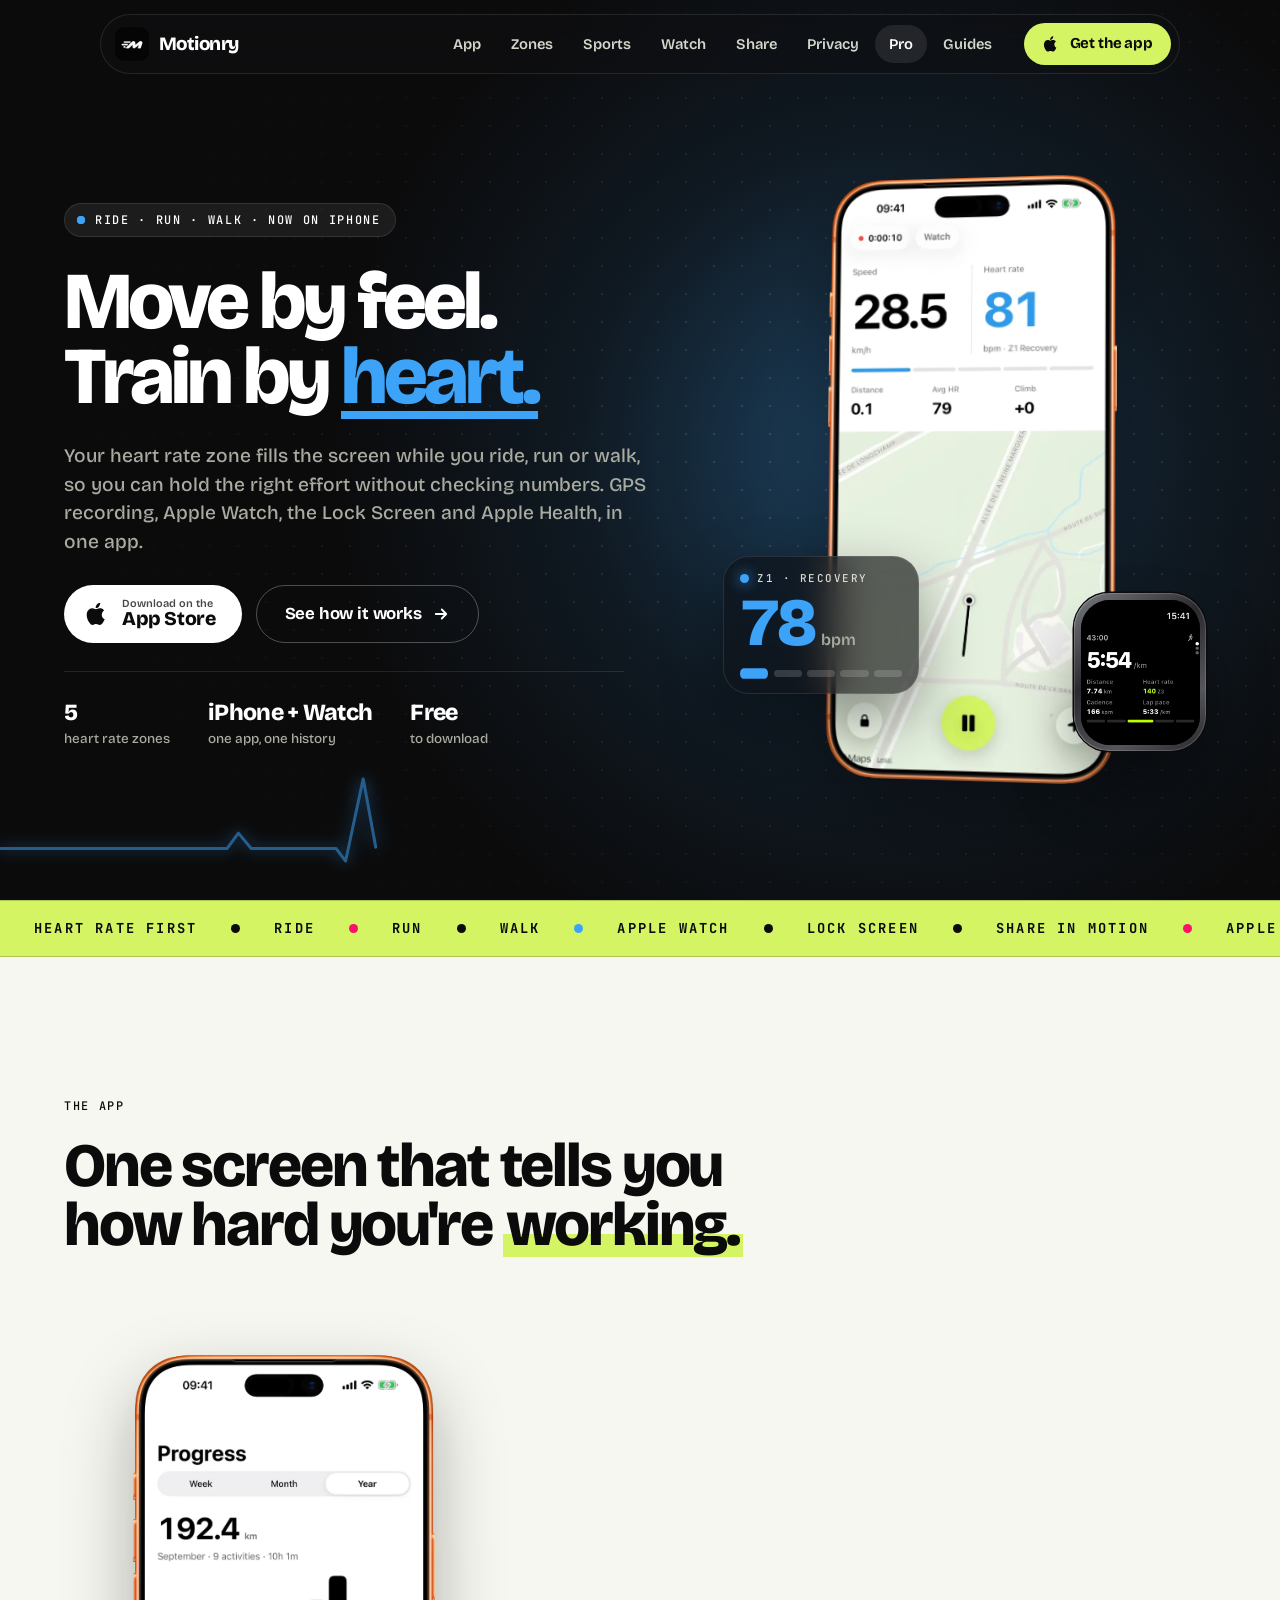
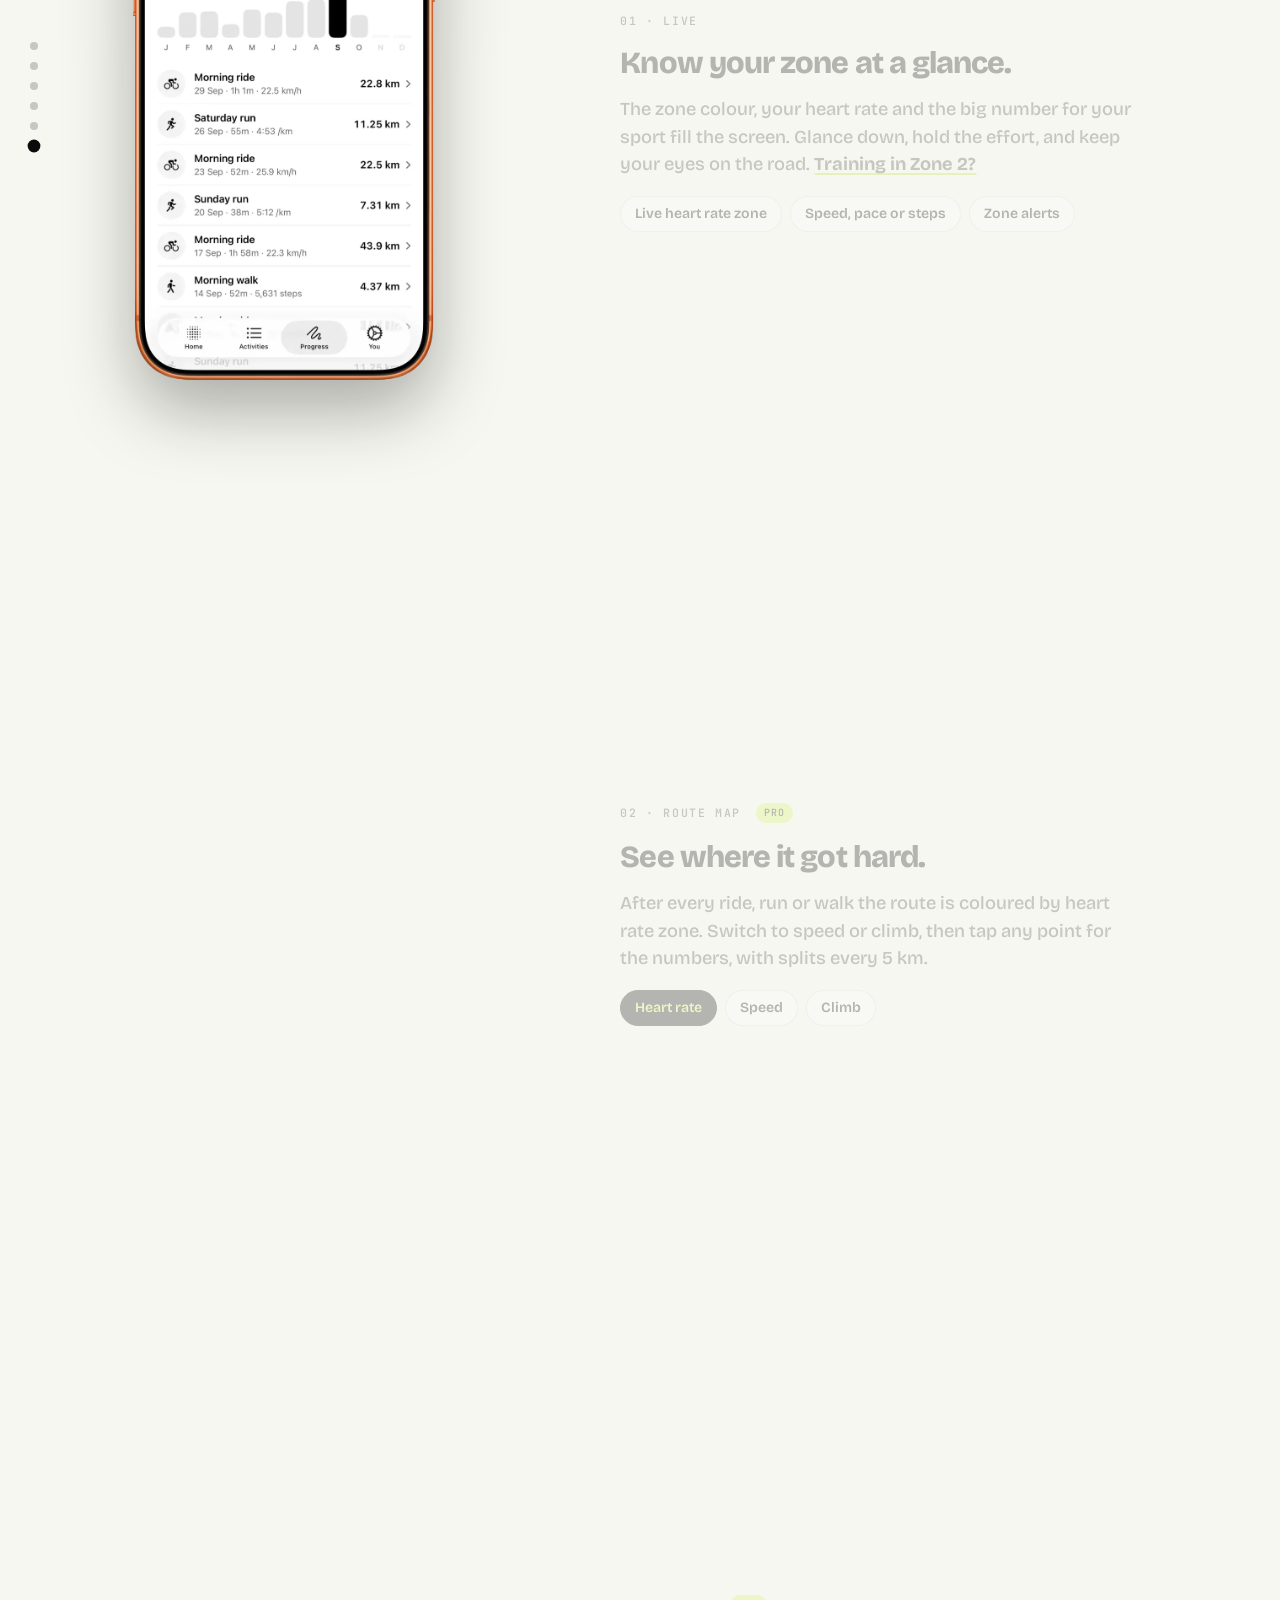
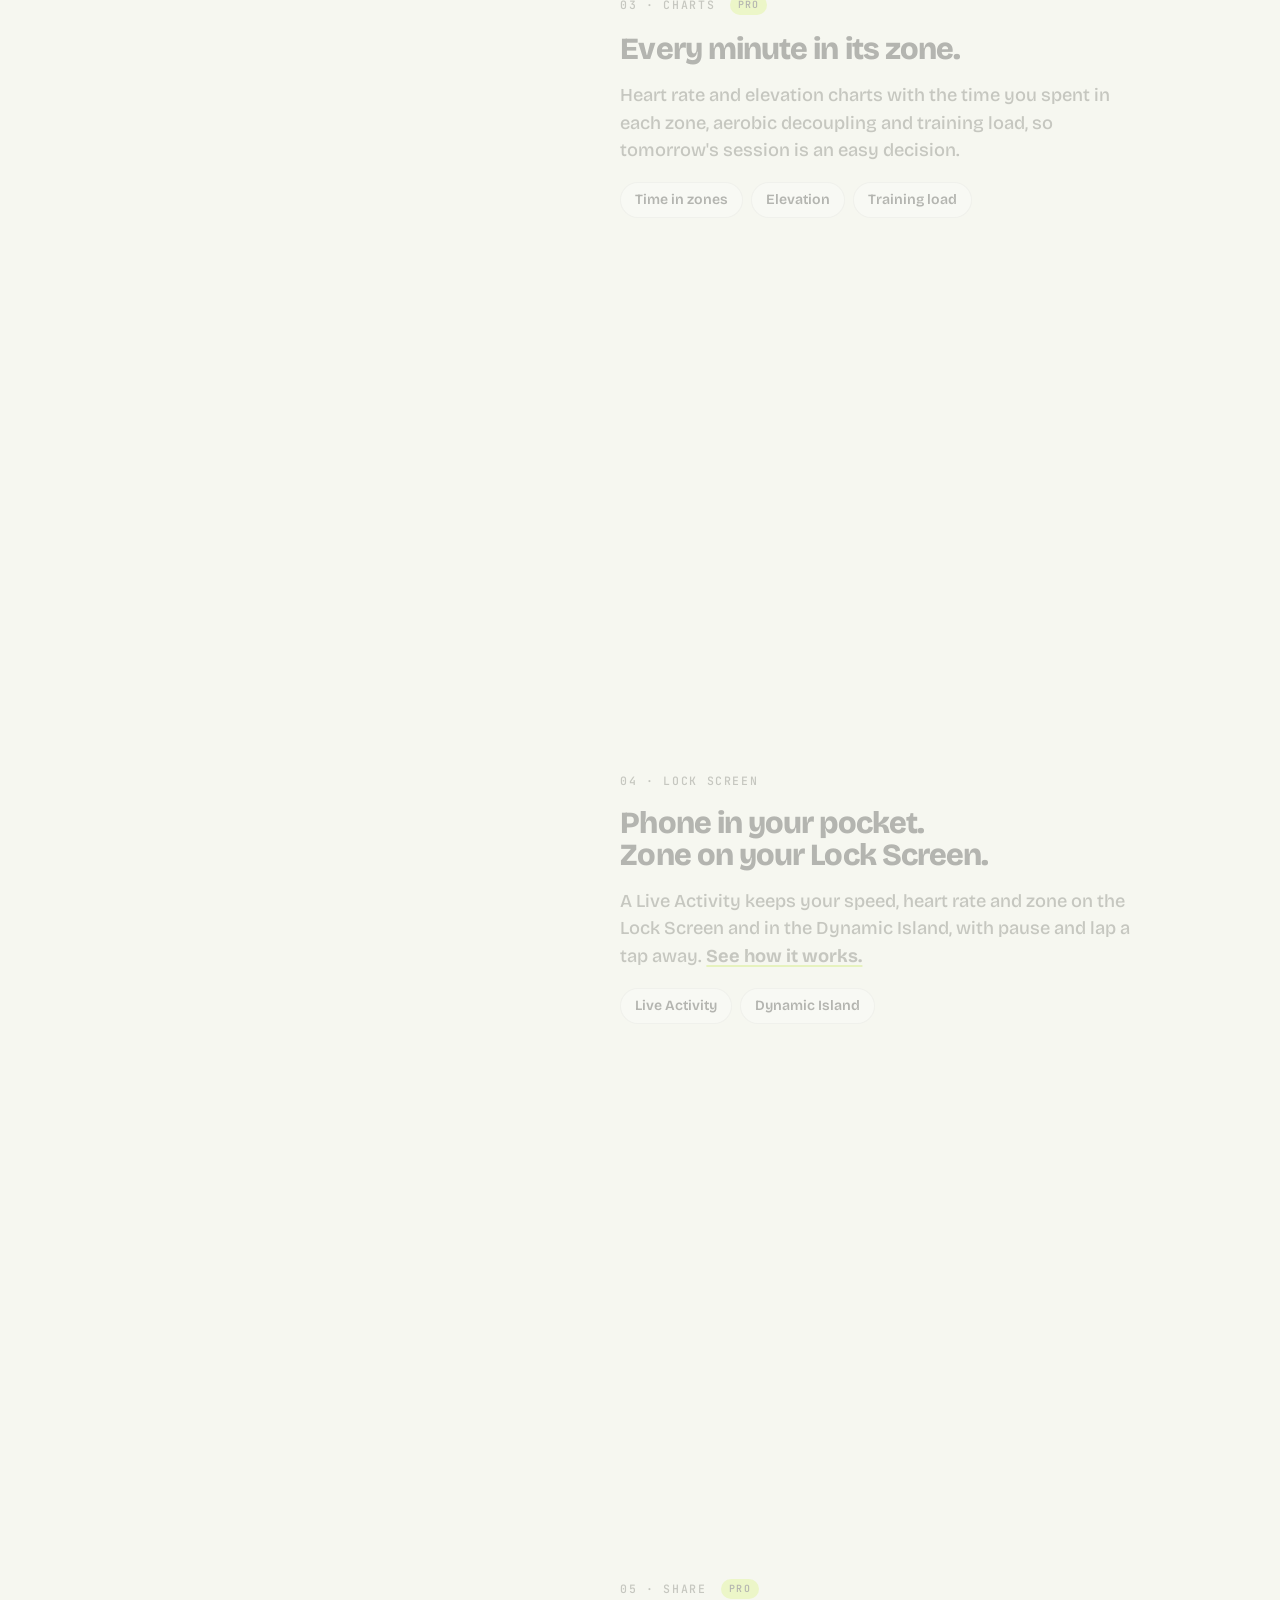
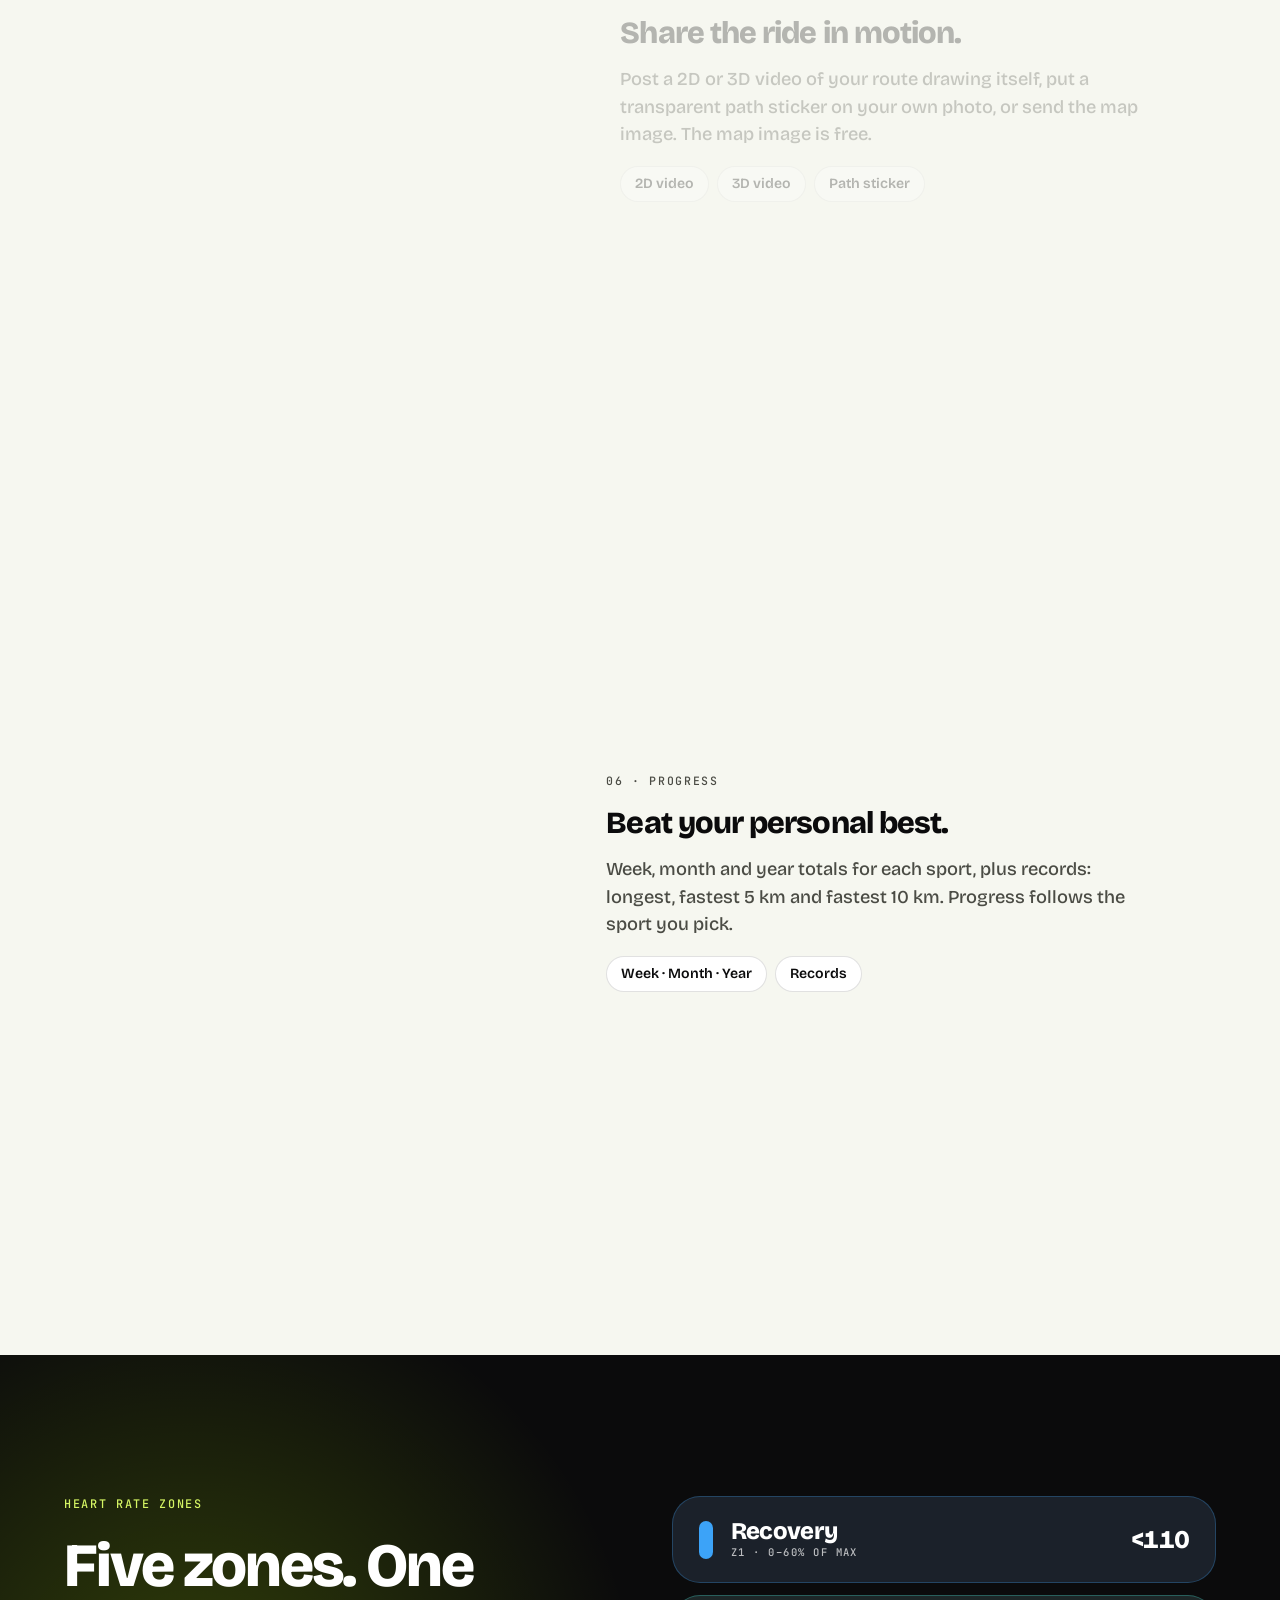
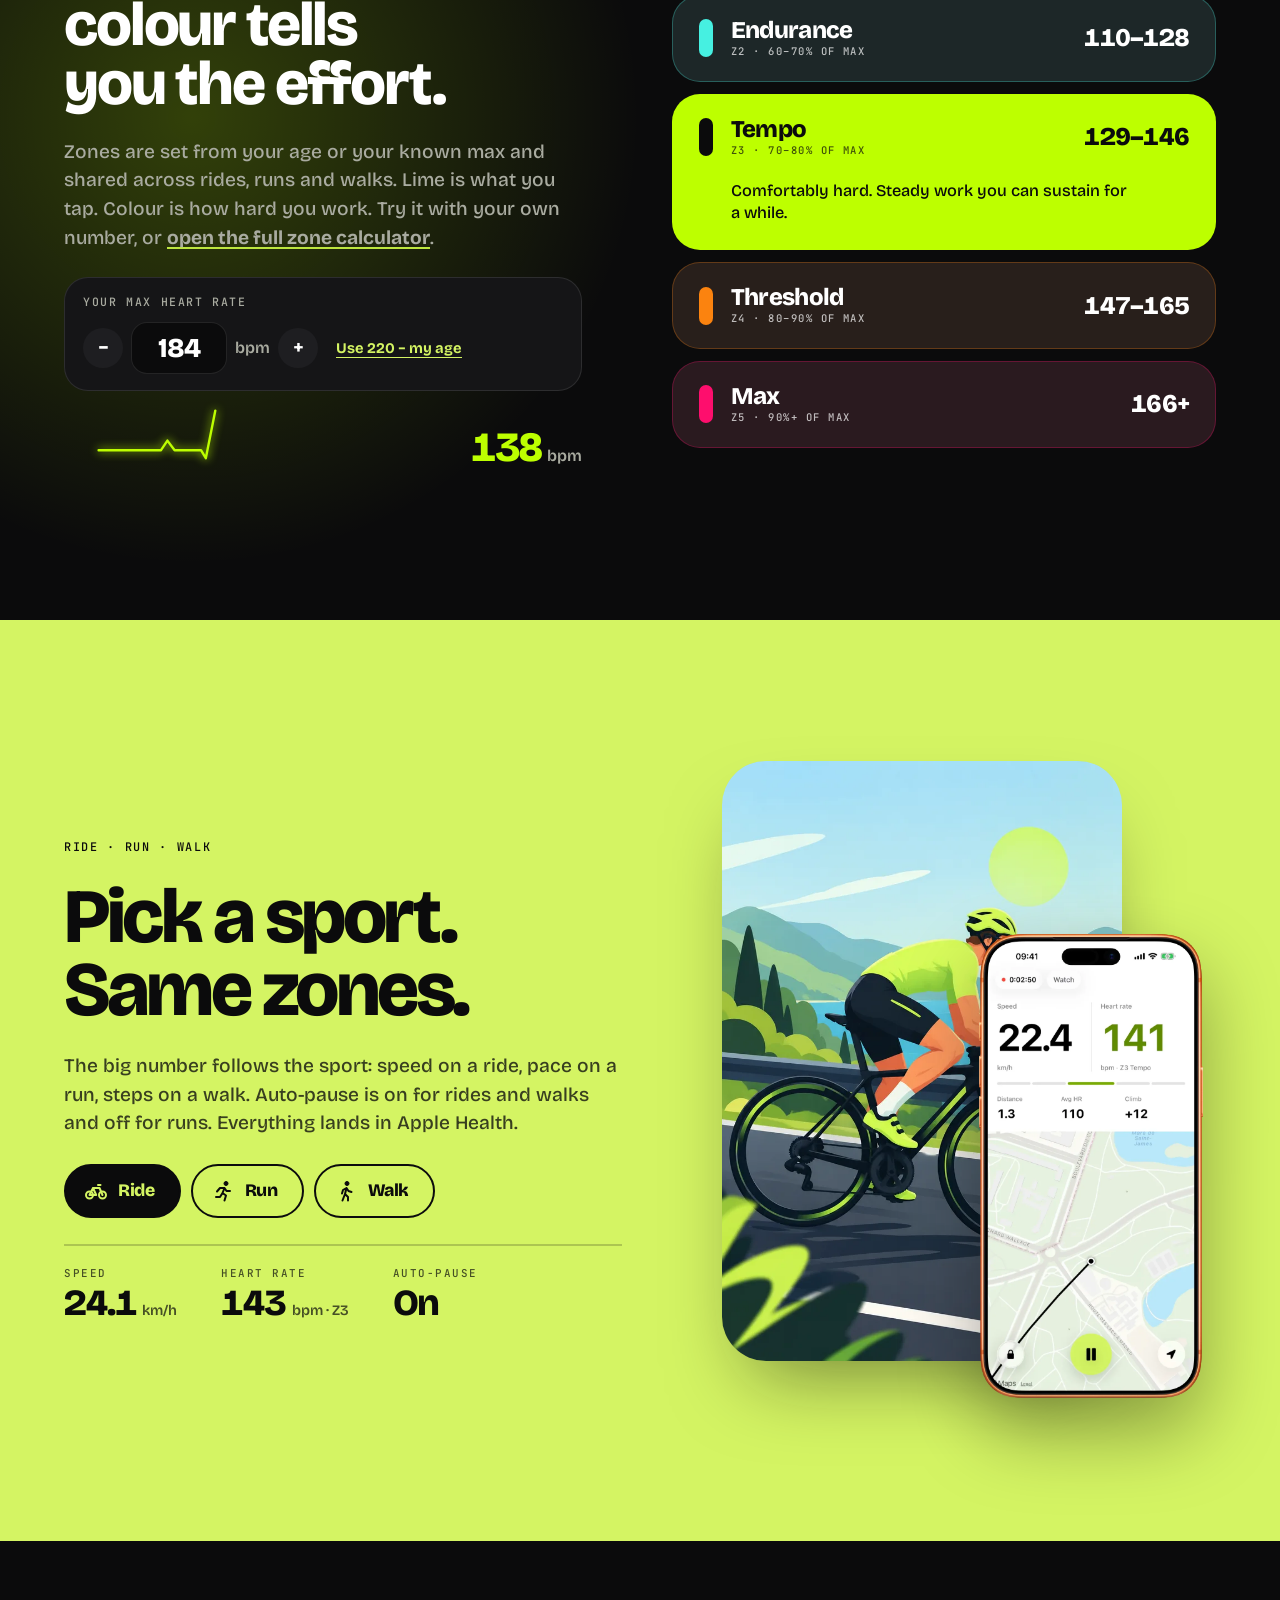
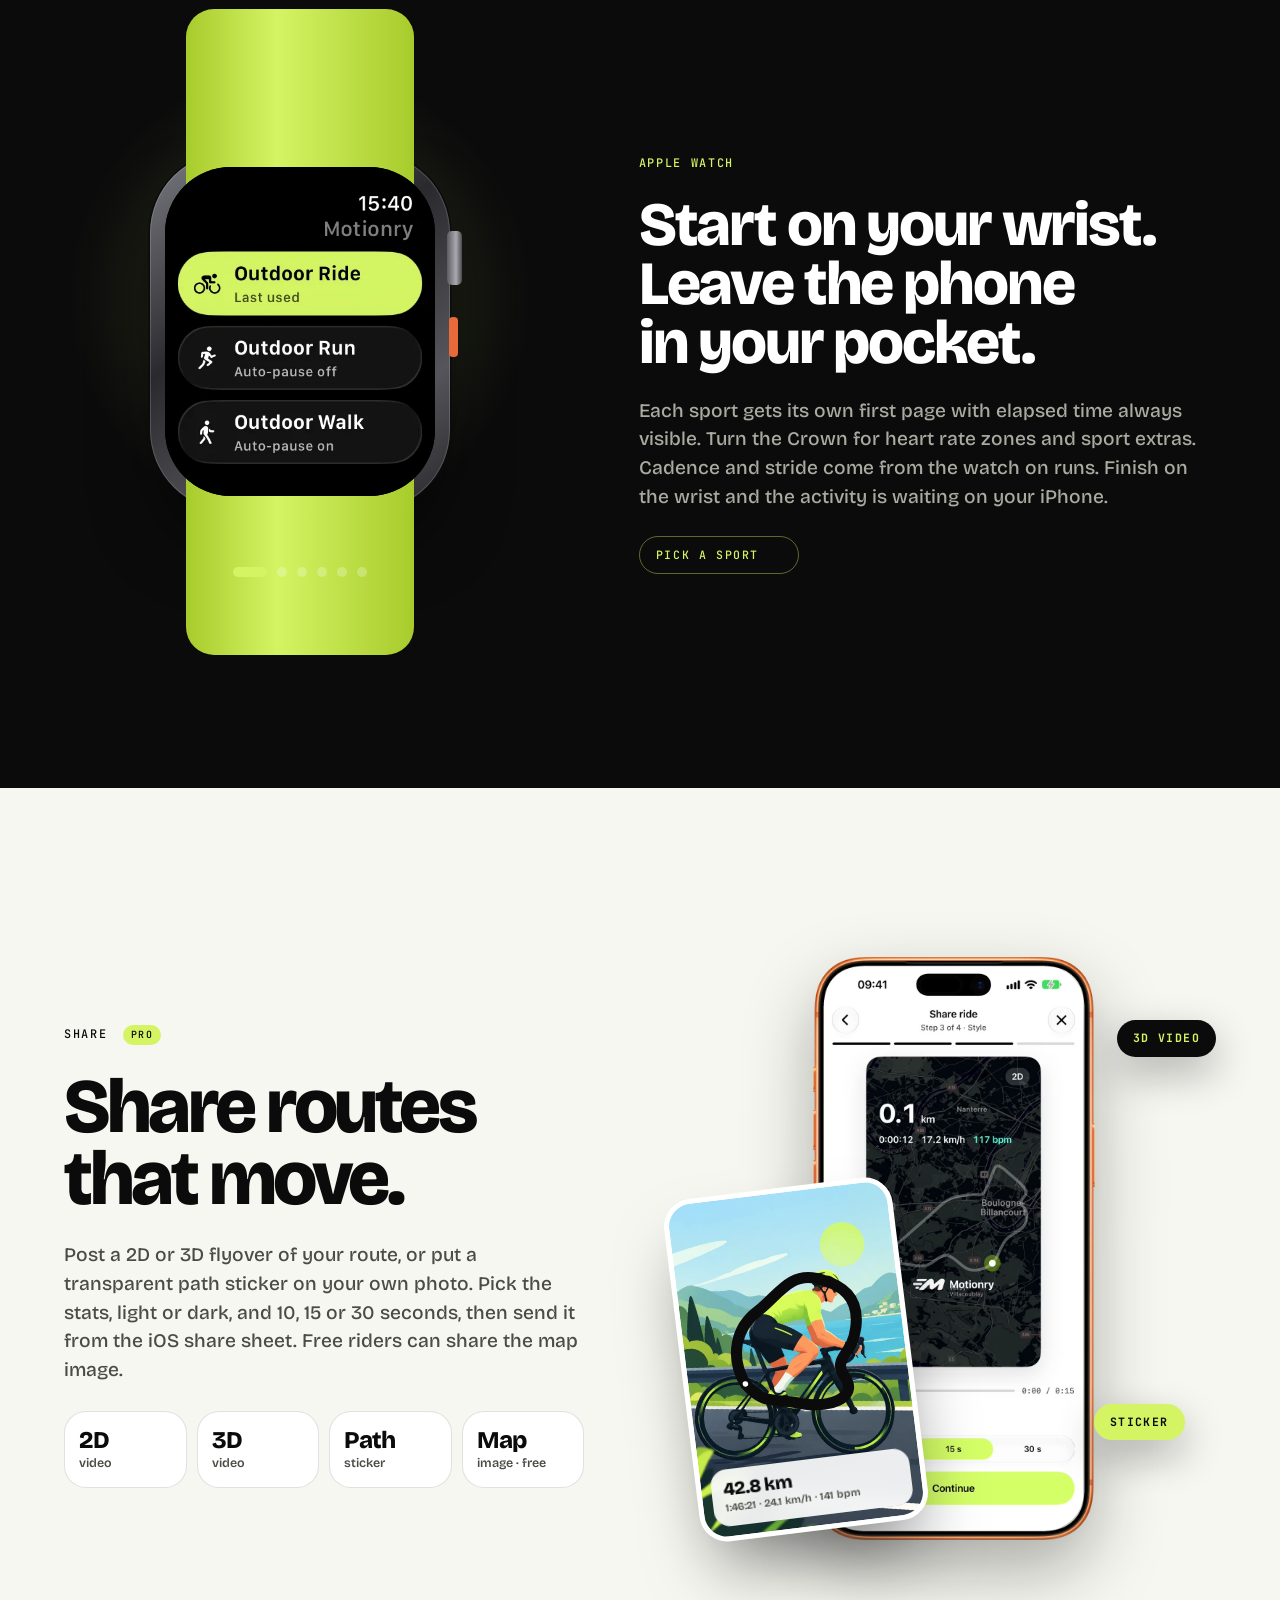
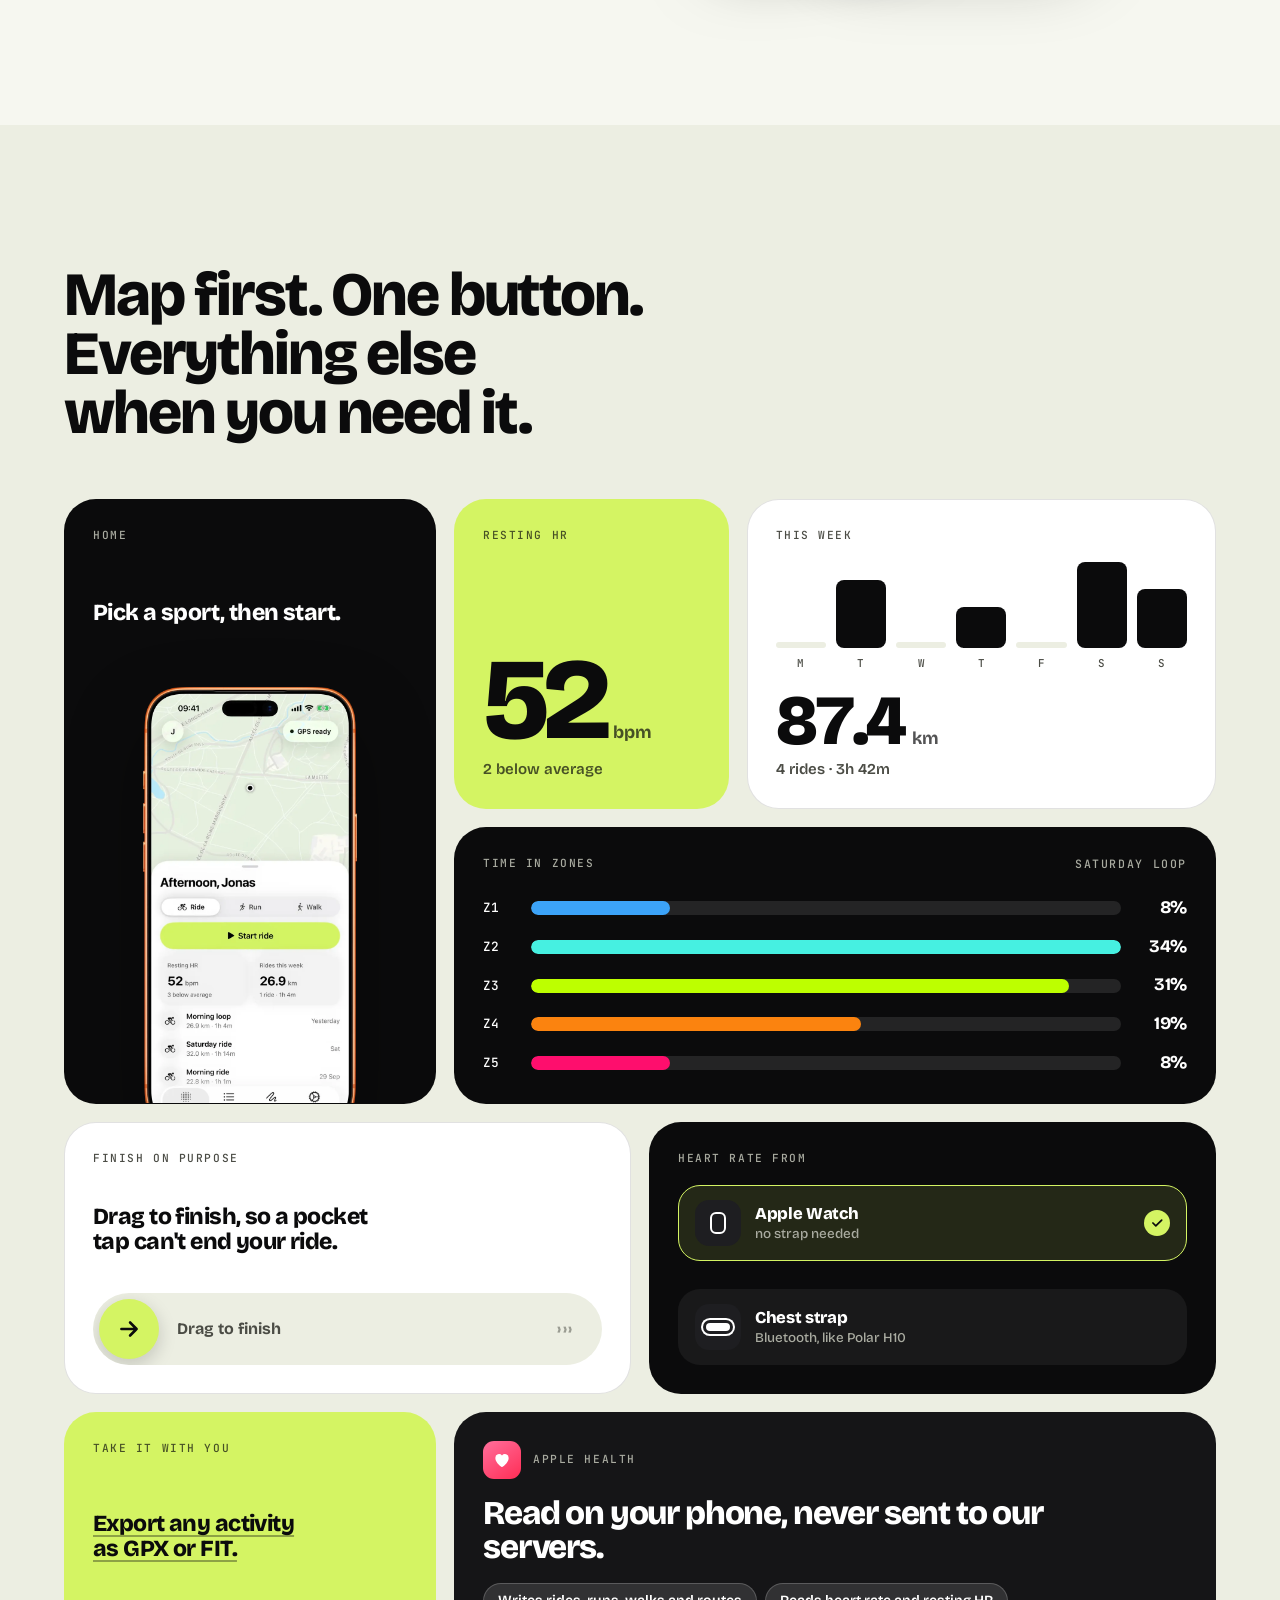
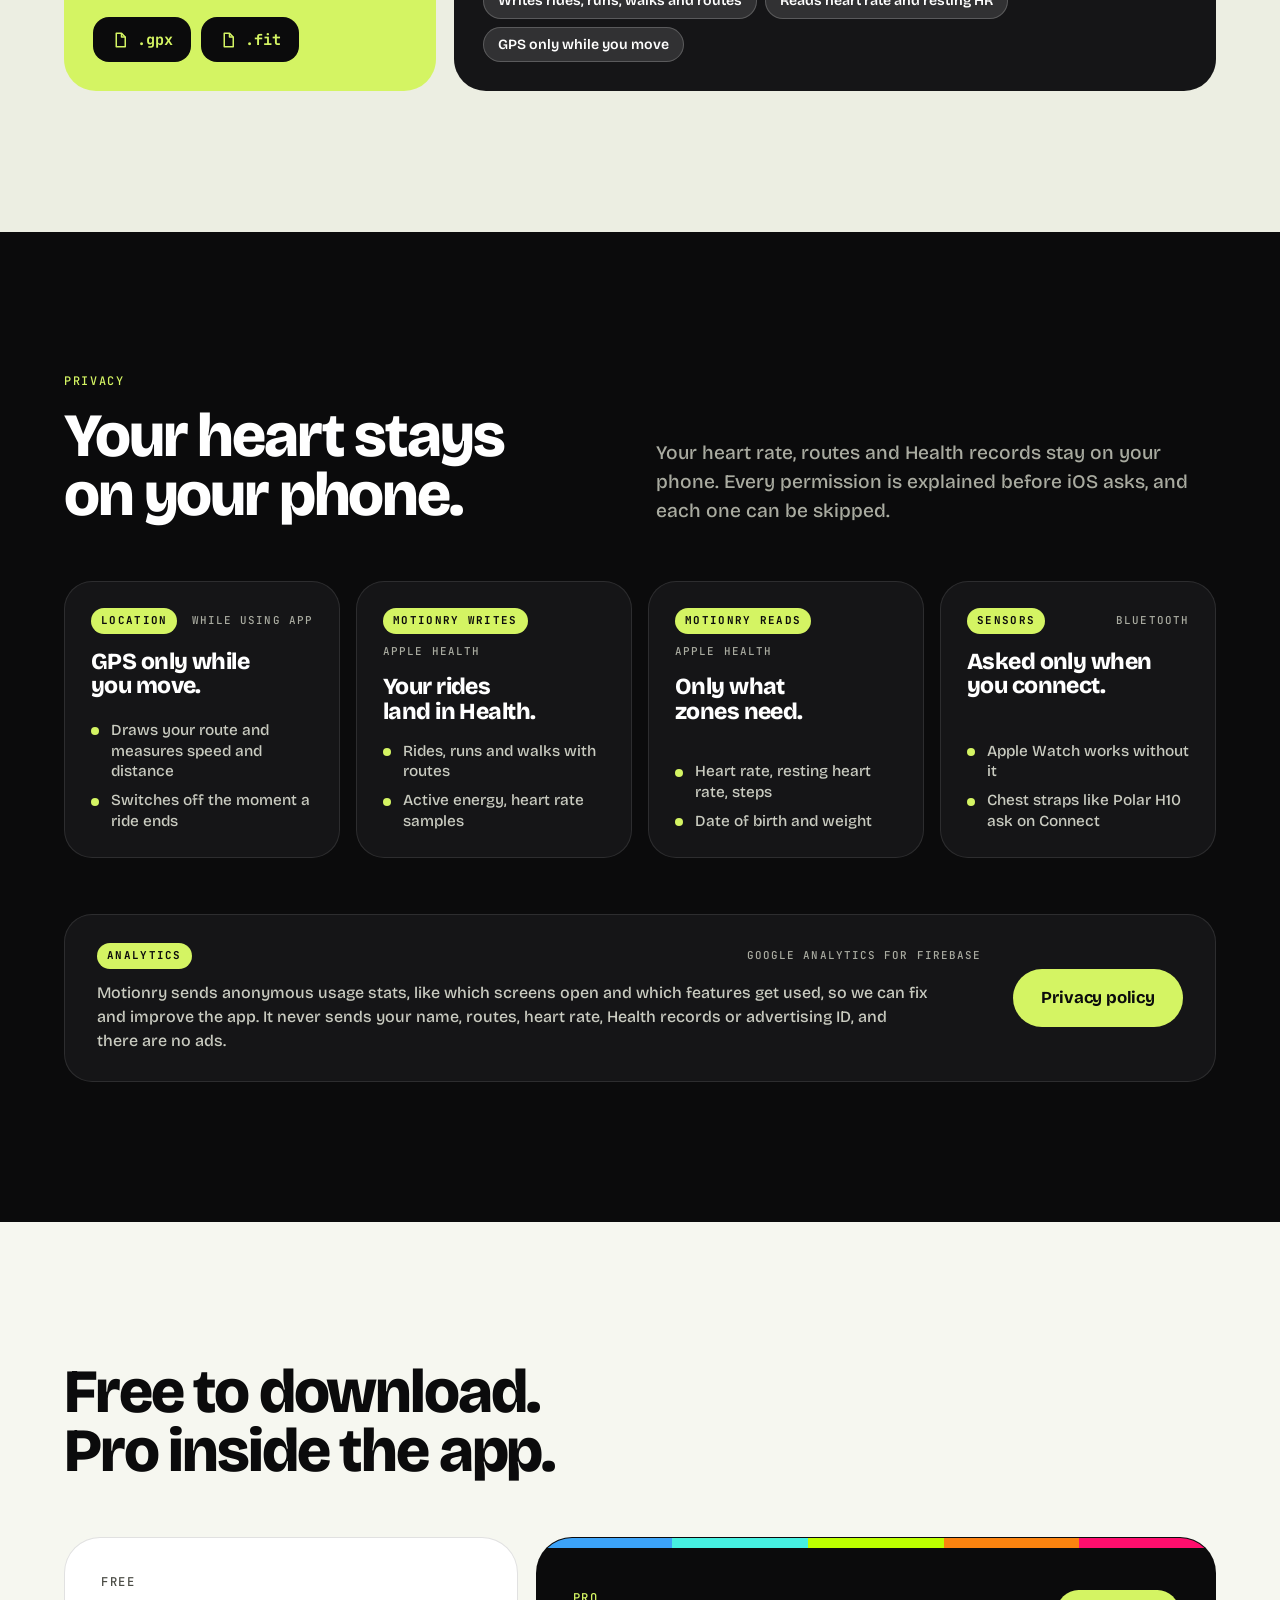
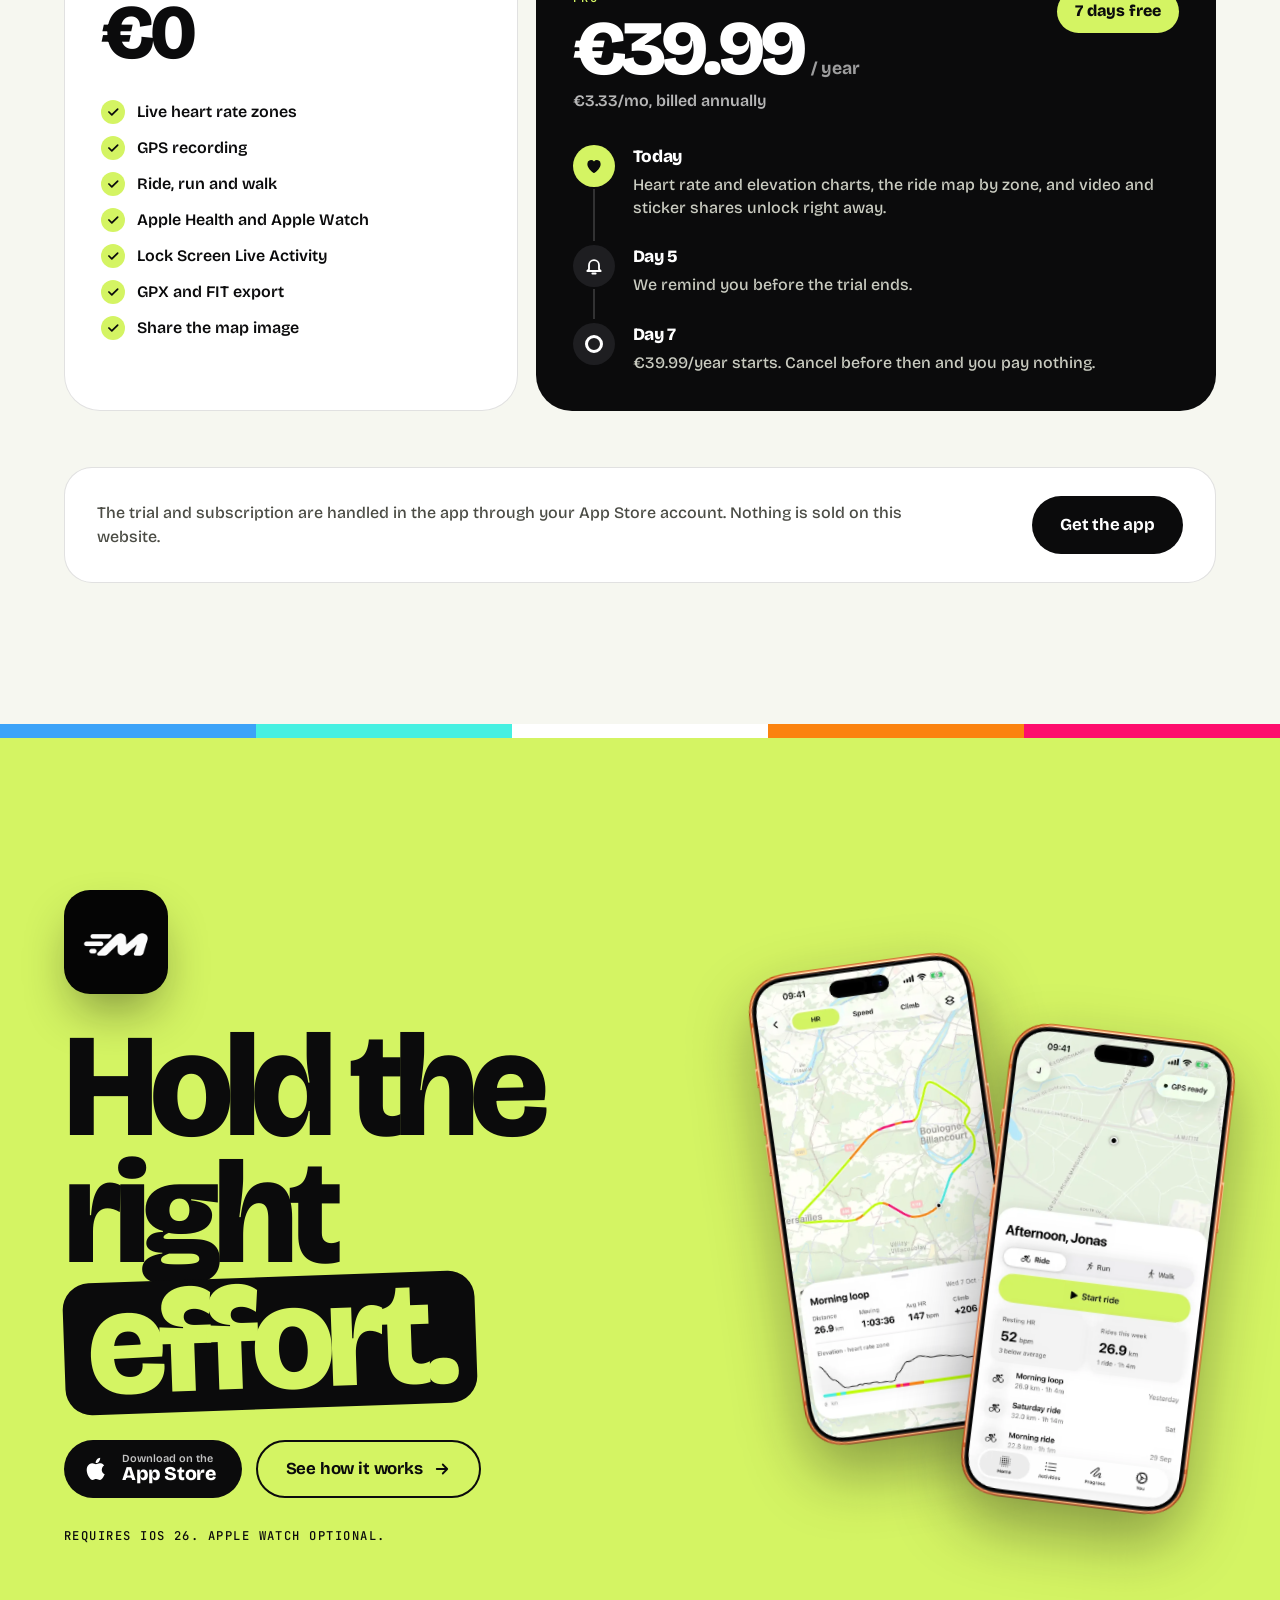
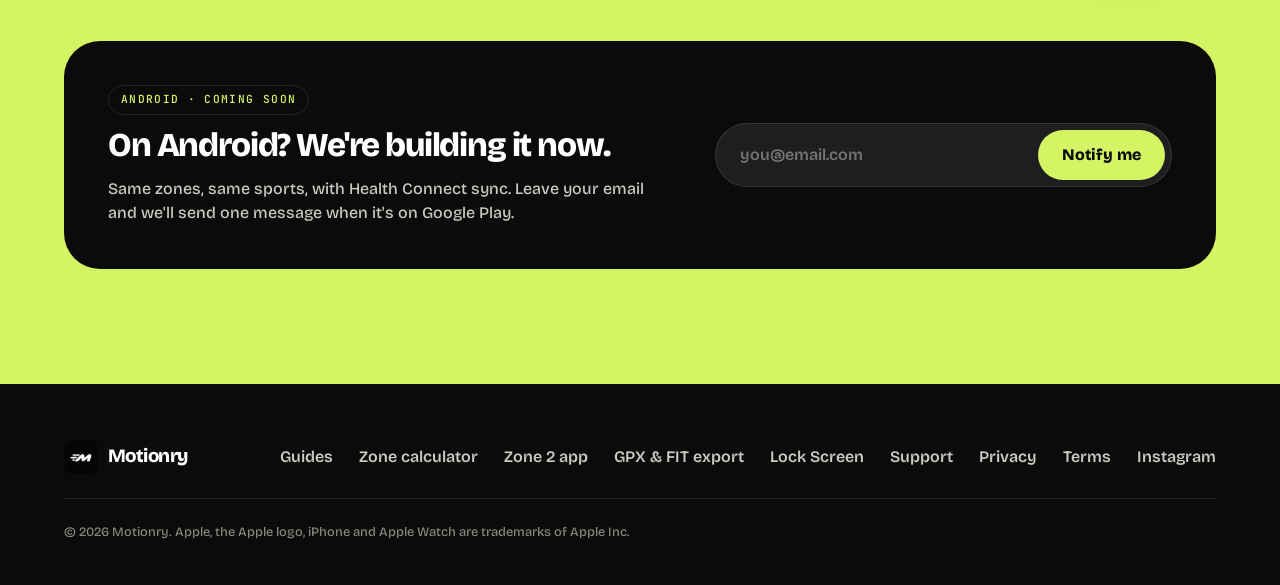
<file: index.html>
<!DOCTYPE html>
<html lang="en">
<head>
  <meta charset="utf-8">
  <meta name="viewport" content="width=device-width, initial-scale=1, viewport-fit=cover">
  <title>Motionry · Heart Rate Zone App for iPhone &amp; Apple Watch</title>
  <meta name="description" content="Heart rate zone app for iPhone and Apple Watch. Your zone fills the screen while you ride, run or walk, with GPS, Live Activity and Apple Health.">
  <meta name="theme-color" content="#0B0B0C">
  <link rel="canonical" href="https://motionryapp.com/">
  <meta property="og:type" content="website">
  <meta property="og:site_name" content="Motionry">
  <meta property="og:title" content="Motionry · Move by feel. Train by heart.">
  <meta property="og:description" content="Your heart rate zone fills the screen while you ride, run or walk. Now on iPhone and Apple Watch.">
  <meta property="og:url" content="https://motionryapp.com/">
  <meta property="og:image" content="https://motionryapp.com/assets/img/og.jpg">
  <meta property="og:image:width" content="1200">
  <meta property="og:image:height" content="630">
  <meta property="og:image:alt" content="Motionry showing a live heart rate zone on iPhone">
  <meta property="og:locale" content="en_US">
  <meta name="twitter:card" content="summary_large_image">
  <meta name="apple-itunes-app" content="app-id=6770678614">
  <script type="application/ld+json">
  {
    "@context": "https://schema.org",
    "@graph": [
      {
        "@type": "WebSite",
        "@id": "https://motionryapp.com/#website",
        "url": "https://motionryapp.com/",
        "name": "Motionry",
        "alternateName": ["Motionry App", "motionryapp"],
        "inLanguage": "en",
        "publisher": { "@id": "https://motionryapp.com/#organization" }
      },
      {
        "@type": "Organization",
        "@id": "https://motionryapp.com/#organization",
        "name": "Motionry",
        "url": "https://motionryapp.com/",
        "logo": "https://motionryapp.com/assets/img/icon-512.png",
        "email": "support@motionryapp.com",
        "sameAs": ["https://www.instagram.com/motionry.app/"]
      },
      {
        "@type": "MobileApplication",
        "@id": "https://motionryapp.com/#app",
        "name": "Motionry",
        "alternateName": "Motionry: Run, Ride, Walk",
        "url": "https://motionryapp.com/",
        "description": "A heart rate zone app for iPhone and Apple Watch. Your zone fills the screen while you ride, run or walk, with GPS recording, a Lock Screen Live Activity, Apple Health sync and GPX and FIT export.",
        "applicationCategory": "HealthApplication",
        "operatingSystem": "iOS 26.0 or later",
        "image": "https://motionryapp.com/assets/img/og.jpg",
        "screenshot": [
          "https://motionryapp.com/assets/img/screens/live-z3.webp",
          "https://motionryapp.com/assets/img/screens/route-hr.webp",
          "https://motionryapp.com/assets/img/screens/lock.webp"
        ],
        "downloadUrl": "https://apps.apple.com/app/motionry-run-ride-walk/id6770678614",
        "installUrl": "https://apps.apple.com/app/motionry-run-ride-walk/id6770678614",
        "featureList": [
          "Five live heart rate zones as a full-screen colour",
          "Ride, run and walk with GPS recording",
          "Apple Watch app",
          "Lock Screen Live Activity",
          "Apple Health sync",
          "GPX and FIT export",
          "Shareable route videos and images"
        ],
        "offers": {
          "@type": "Offer",
          "price": "0",
          "priceCurrency": "EUR"
        },
        "publisher": { "@id": "https://motionryapp.com/#organization" }
      }
    ]
  }
  </script>
  <link rel="icon" href="favicon.ico" sizes="any">
  <link rel="icon" type="image/png" sizes="32x32" href="assets/img/favicon-32.png">
  <link rel="apple-touch-icon" href="assets/img/apple-touch-icon.png">
  <link rel="preconnect" href="https://fonts.googleapis.com">
  <link rel="preconnect" href="https://fonts.gstatic.com" crossorigin>
  <link href="https://fonts.googleapis.com/css2?family=Bricolage+Grotesque:opsz,wght@12..96,200..800&family=JetBrains+Mono:wght@500;700&display=swap" rel="stylesheet">
  <link rel="stylesheet" href="css/styles.css">
  <link rel="preload" as="image" href="assets/img/mockups/mockup-live-z1.webp" fetchpriority="high">
  <script src="js/main.js" defer></script>
</head>
<body>

<svg class="sprite" aria-hidden="true">
  <symbol id="i-apple" viewBox="0 0 24 24"><path fill="currentColor" d="M16.4 12.6c0-2.6 2.1-3.8 2.2-3.9-1.2-1.8-3.1-2-3.7-2-1.6-.2-3.1.9-3.9.9-.8 0-2-.9-3.4-.9-1.7 0-3.3 1-4.2 2.6-1.8 3.1-.5 7.7 1.3 10.2.9 1.2 1.9 2.6 3.2 2.6 1.3-.1 1.8-.8 3.3-.8 1.6 0 2 .8 3.4.8 1.4 0 2.3-1.3 3.1-2.5 1-1.4 1.4-2.8 1.4-2.9 0 0-2.7-1-2.7-4.1zM13.9 5c.7-.9 1.2-2.1 1-3.3-1 0-2.3.7-3 1.6-.7.8-1.2 2-1.1 3.2 1.2.1 2.3-.6 3.1-1.5z"/></symbol>
  <symbol id="i-heart" viewBox="0 0 24 24"><path d="M12 20.5s-8-4.8-8-11A4.5 4.5 0 0 1 12 6.6a4.5 4.5 0 0 1 8 2.9c0 6.2-8 11-8 11z" fill="currentColor"/></symbol>
  <symbol id="i-check" viewBox="0 0 24 24"><path d="M5 12l5 5L20 7" stroke="currentColor" stroke-width="3" fill="none" stroke-linecap="round" stroke-linejoin="round"/></symbol>
  <symbol id="i-lock" viewBox="0 0 24 24"><rect x="5" y="11" width="14" height="10" rx="2" fill="currentColor"/><path d="M8 11V8a4 4 0 0 1 8 0v3" stroke="currentColor" stroke-width="2.2" fill="none"/></symbol>
  <symbol id="i-bell" viewBox="0 0 24 24"><path d="M6 16V11a6 6 0 0 1 12 0v5l2 2H4zM10 21h4" stroke="currentColor" stroke-width="2.2" fill="none" stroke-linejoin="round" stroke-linecap="round"/></symbol>
  <symbol id="i-arrow" viewBox="0 0 24 24"><path d="M5 12h14M13 6l6 6-6 6" stroke="currentColor" stroke-width="2.4" fill="none" stroke-linecap="round" stroke-linejoin="round"/></symbol>
  <symbol id="i-close" viewBox="0 0 24 24"><path d="M6 6l12 12M18 6L6 18" stroke="currentColor" stroke-width="2.4" fill="none" stroke-linecap="round"/></symbol>
  <symbol id="i-ride" viewBox="0 0 24 24"><g fill="none" stroke="currentColor" stroke-width="2" stroke-linecap="round" stroke-linejoin="round"><circle cx="5.5" cy="16" r="3.5"/><circle cx="18.5" cy="16" r="3.5"/><path d="M5.5 16L9 9h6.5l3 7M9 9l3.2 7H5.5M14 6h2.5"/></g></symbol>
  <symbol id="i-run" viewBox="0 0 24 24"><circle cx="15" cy="4.5" r="2" fill="currentColor"/><path d="M6 12.5l3-3.5h4.5l-2 5 3.5 2.5-1.5 5M11.5 14L9 18H5M13.5 9l2 3h3.5" fill="none" stroke="currentColor" stroke-width="2" stroke-linecap="round" stroke-linejoin="round"/></symbol>
  <symbol id="i-walk" viewBox="0 0 24 24"><circle cx="13" cy="4.5" r="2" fill="currentColor"/><path d="M12.5 9l-1.5 6 3 3v3.5M11 15l-2.5 6.5M12.5 9L9 11l-1 3.5M12.5 9l2 3 3 1" fill="none" stroke="currentColor" stroke-width="2" stroke-linecap="round" stroke-linejoin="round"/></symbol>
  <symbol id="i-file" viewBox="0 0 24 24"><path d="M7 3h7l5 5v13H7z" fill="none" stroke="currentColor" stroke-width="2" stroke-linejoin="round"/><path d="M14 3v5h5" fill="none" stroke="currentColor" stroke-width="2" stroke-linejoin="round"/></symbol>
</svg>

<div class="progress" aria-hidden="true"><span data-progress></span></div>
<a class="skip" href="#main">Skip to content</a>

<header class="nav" data-nav>
  <div class="nav__bar">
    <a href="#top" class="brand" aria-label="Motionry home">
      <img src="assets/img/icon-192.png" alt="" width="34" height="34" class="brand__icon">
      <span class="brand__name">Motionry</span>
    </a>
    <nav class="nav__links" id="nav-links" aria-label="Primary">
      <a href="#story" class="nav__link">App</a>
      <a href="#zones" class="nav__link">Zones</a>
      <a href="#sports" class="nav__link">Sports</a>
      <a href="#watch" class="nav__link">Watch</a>
      <a href="#share" class="nav__link">Share</a>
      <a href="#privacy" class="nav__link">Privacy</a>
      <a href="#pro" class="nav__link">Pro</a>
      <a href="/guides/" class="nav__link">Guides</a>
    </nav>
    <a href="https://apps.apple.com/app/motionry-run-ride-walk/id6770678614" class="btn btn--lime btn--sm nav__cta"><svg><use href="#i-apple"/></svg><span>Get the app</span></a>
    <button class="nav__toggle" type="button" aria-label="Menu" aria-expanded="false" aria-controls="nav-links" data-nav-toggle><span></span><span></span></button>
  </div>
</header>

<main id="main">

  <!-- 01 Hero -->
  <section id="top" class="hero" data-hero>
    <div class="hero__bg" aria-hidden="true">
      <div class="hero__glow"></div>
      <div class="hero__dots"></div>
      <svg class="hero__ecg" viewBox="0 0 1600 220" preserveAspectRatio="none">
        <path class="hero__ecg-line" d="M0 120 H260 l24 0 l14 -22 l16 22 H420 l12 18 l22 -118 l24 150 l14 -50 H640 q40 -36 80 0 H900 l12 0 l14 -22 l16 22 H1060 l12 18 l22 -118 l24 150 l14 -50 H1280 q40 -36 80 0 H1600"/>
      </svg>
    </div>

    <div class="container hero__inner">
      <div class="hero__copy">
        <div class="eyebrow eyebrow--live" data-reveal="0"><span class="pulse-dot"></span>Ride · Run · Walk · Now on iPhone</div>
        <h1 class="display" data-reveal="1">Move by feel.<br>Train by <span class="hl-zone">heart.</span></h1>
        <p class="lead lead--dark hero__lead" data-reveal="2">Your heart rate zone fills the screen while you ride, run or walk, so you can hold the right effort without checking numbers. GPS recording, Apple Watch, the Lock Screen and Apple Health, in one app.</p>
        <div class="hero__cta" data-reveal="3">
          <a href="https://apps.apple.com/app/motionry-run-ride-walk/id6770678614" class="store-btn">
            <svg class="store-btn__logo"><use href="#i-apple"/></svg>
            <span class="store-btn__text"><small>Download on the</small><strong>App Store</strong></span>
          </a>
          <a href="#story" class="btn btn--ghost btn--lg">See how it works<svg><use href="#i-arrow"/></svg></a>
        </div>
        <ul class="hero__facts" data-reveal="4">
          <li><strong>5</strong><span>heart rate zones</span></li>
          <li><strong>iPhone + Watch</strong><span>one app, one history</span></li>
          <li><strong>Free</strong><span>to download</span></li>
        </ul>
      </div>

      <div class="hero__stage" data-reveal="2">
        <div class="rings" aria-hidden="true"><span></span><span></span><span></span></div>
        <div class="tilt" data-tilt>
          <div class="phone phone--hero" style="--w: min(78vw, 300px)">
            <div class="phone__screen">
              <img class="phone__base" src="assets/img/mockups/mockup-base.webp" alt="" width="735" height="1500" decoding="async">
              <img class="live is-on" data-live-img="0" src="assets/img/mockups/mockup-live-z1.webp" alt="Motionry live ride in Zone 1, heart rate 78 bpm" width="735" height="1500" decoding="async">
              <img class="live" data-live-img="1" src="assets/img/mockups/mockup-live-z2.webp" alt="" width="735" height="1500" decoding="async">
              <img class="live" data-live-img="2" src="assets/img/mockups/mockup-live-z3.webp" alt="" width="735" height="1500" decoding="async">
              <img class="live" data-live-img="3" src="assets/img/mockups/mockup-live-z4.webp" alt="" width="735" height="1500" decoding="async">
              <img class="live" data-live-img="4" src="assets/img/mockups/mockup-live-z5.webp" alt="" width="735" height="1500" decoding="async">
            </div>
          </div>
        </div>

        <div class="hud" aria-live="off">
          <div class="hud__top"><span class="hud__dot"></span><span data-zone-name>Z1 · Recovery</span></div>
          <div class="hud__hr"><strong data-hr>78</strong><span>bpm</span></div>
          <div class="zone-segments" data-segments><span></span><span></span><span></span><span></span><span></span></div>
        </div>

        <div class="alert-card" data-alert>
          <span class="alert-card__bar"></span>
          <div><strong>4 minutes in Zone 5</strong><span>Longer than any ride this month. Ease off if this wasn't planned.</span></div>
        </div>

        <div class="watch-card">
          <div class="watch watch--sm" style="--w: 132px"><div class="watch__screen"><img src="assets/img/watch/watch-run.webp" alt="" width="422" height="514" loading="lazy"></div></div>
        </div>
      </div>
    </div>
  </section>

  <!-- 02 Marquee -->
  <div class="marquee" aria-hidden="true">
    <div class="marquee__track">
      <span>Heart rate first</span><i></i><span>Ride</span><i></i><span>Run</span><i></i><span>Walk</span><i></i><span>Apple Watch</span><i></i><span>Lock Screen</span><i></i><span>Share in motion</span><i></i><span>Apple Health</span><i></i><span>GPX &amp; FIT</span><i></i>
      <span>Heart rate first</span><i></i><span>Ride</span><i></i><span>Run</span><i></i><span>Walk</span><i></i><span>Apple Watch</span><i></i><span>Lock Screen</span><i></i><span>Share in motion</span><i></i><span>Apple Health</span><i></i><span>GPX &amp; FIT</span><i></i>
    </div>
  </div>

  <!-- 03 Story: one pinned phone, six chapters -->
  <section id="story" class="story" data-story>
    <div class="container story__head">
      <div class="eyebrow eyebrow--dark" data-reveal="0">The app</div>
      <h2 class="h1" data-reveal="1">One screen that tells you<br>how hard you're <span class="hl">working.</span></h2>
    </div>

    <div class="container story__layout">
      <div class="story__stage">
        <div class="story__sticky">
          <div class="phone phone--story" style="--w: min(62vw, 310px)">
            <div class="phone__screen">
              <img class="phone__base" src="assets/img/mockups/mockup-base.webp" alt="" width="735" height="1500" loading="lazy" decoding="async">
              <div class="layer is-on" data-layer="live">
                <img class="live is-on" data-story-live="0" src="assets/img/mockups/mockup-live-z1.webp" alt="" width="735" height="1500" decoding="async">
                <img class="live" data-story-live="1" src="assets/img/mockups/mockup-live-z2.webp" alt="" width="735" height="1500" decoding="async">
                <img class="live" data-story-live="2" src="assets/img/mockups/mockup-live-z3.webp" alt="" width="735" height="1500" decoding="async">
                <img class="live" data-story-live="3" src="assets/img/mockups/mockup-live-z4.webp" alt="" width="735" height="1500" decoding="async">
                <img class="live" data-story-live="4" src="assets/img/mockups/mockup-live-z5.webp" alt="" width="735" height="1500" decoding="async">
              </div>
              <div class="layer" data-layer="map" data-cycle="2300" role="img" aria-label="Route map coloured by heart rate, then speed, then climb">
                <img class="live is-on" src="assets/img/mockups/mockup-route-hr.webp" alt="Route coloured by heart rate zone" width="735" height="1500" loading="lazy" decoding="async">
                <img class="live" src="assets/img/mockups/mockup-route-speed.webp" alt="Route coloured by speed" width="735" height="1500" loading="lazy" decoding="async">
                <img class="live" src="assets/img/mockups/mockup-route-climb.webp" alt="Route coloured by climb" width="735" height="1500" loading="lazy" decoding="async">
              </div>
              <div class="layer" data-layer="charts" data-cycle="2600" role="img" aria-label="Heart rate, speed and elevation charts">
                <img class="live is-on" src="assets/img/mockups/mockup-zones-chart.webp" alt="Heart rate chart with time in each zone" width="735" height="1500" loading="lazy" decoding="async">
                <img class="live" src="assets/img/mockups/mockup-speed-chart.webp" alt="Speed and elevation charts" width="735" height="1500" loading="lazy" decoding="async">
              </div>
              <div class="layer" data-layer="lock"><img src="assets/img/mockups/mockup-lock.webp" alt="Live Activity on the Lock Screen showing speed, heart rate and zone" width="735" height="1500" loading="lazy" decoding="async"></div>
              <div class="layer" data-layer="share" data-cycle="2300" role="img" aria-label="The share flow: pick a format, preview the route drawing, choose the stats">
                <img class="live is-on" src="assets/img/mockups/mockup-share-format.webp" alt="Choosing a share format" width="735" height="1500" loading="lazy" decoding="async">
                <img class="live" src="assets/img/mockups/mockup-share.webp" alt="The share video preview drawing a route" width="735" height="1500" loading="lazy" decoding="async">
                <img class="live" src="assets/img/mockups/mockup-share-dark.webp" alt="Share card with stats on a dark map" width="735" height="1500" loading="lazy" decoding="async">
              </div>
              <div class="layer" data-layer="progress" data-cycle="2600" role="img" aria-label="Progress totals and personal records">
                <img class="live is-on" src="assets/img/mockups/mockup-progress.webp" alt="Progress totals by week, month and year" width="735" height="1500" loading="lazy" decoding="async">
                <img class="live" src="assets/img/mockups/mockup-records.webp" alt="Personal records" width="735" height="1500" loading="lazy" decoding="async">
              </div>
            </div>
          </div>
          <div class="story__zone-chip" data-story-chip><span class="story__zone-dot"></span><span data-story-chip-text>Z1 · Recovery</span></div>
        </div>
        <ol class="story__rail" aria-hidden="true">
          <li data-rail="0"></li><li data-rail="1"></li><li data-rail="2"></li><li data-rail="3"></li><li data-rail="4"></li><li data-rail="5"></li>
        </ol>
      </div>

      <div class="story__chapters">
        <article class="chapter is-active" data-chapter="live">
          <div class="chapter__num mono">01 · Live</div>
          <h3 class="h3">Know your zone at a glance.</h3>
          <p>The zone colour, your heart rate and the big number for your sport fill the screen. Glance down, hold the effort, and keep your eyes on the road. <a class="textlink" href="/zone-2-training-app/">Training in Zone 2?</a></p>
          <ul class="chips"><li>Live heart rate zone</li><li>Speed, pace or steps</li><li>Zone alerts</li></ul>
        </article>
        <article class="chapter" data-chapter="map">
          <div class="chapter__num mono">02 · Route map <span class="tag">Pro</span></div>
          <h3 class="h3">See where it got hard.</h3>
          <p>After every ride, run or walk the route is coloured by heart rate zone. Switch to speed or climb, then tap any point for the numbers, with splits every 5 km.</p>
          <ul class="chips" data-sync><li>Heart rate</li><li>Speed</li><li>Climb</li></ul>
        </article>
        <article class="chapter" data-chapter="charts">
          <div class="chapter__num mono">03 · Charts <span class="tag">Pro</span></div>
          <h3 class="h3">Every minute in its zone.</h3>
          <p>Heart rate and elevation charts with the time you spent in each zone, aerobic decoupling and training load, so tomorrow's session is an easy decision.</p>
          <ul class="chips"><li>Time in zones</li><li>Elevation</li><li>Training load</li></ul>
        </article>
        <article class="chapter" data-chapter="lock">
          <div class="chapter__num mono">04 · Lock Screen</div>
          <h3 class="h3">Phone in your pocket. Zone on your Lock Screen.</h3>
          <p>A Live Activity keeps your speed, heart rate and zone on the Lock Screen and in the Dynamic Island, with pause and lap a tap away. <a class="textlink" href="/lock-screen-live-activity/">See how it works.</a></p>
          <ul class="chips"><li>Live Activity</li><li>Dynamic Island</li></ul>
        </article>
        <article class="chapter" data-chapter="share">
          <div class="chapter__num mono">05 · Share <span class="tag">Pro</span></div>
          <h3 class="h3">Share the ride in motion.</h3>
          <p>Post a 2D or 3D video of your route drawing itself, put a transparent path sticker on your own photo, or send the map image. The map image is free.</p>
          <ul class="chips"><li>2D video</li><li>3D video</li><li>Path sticker</li></ul>
        </article>
        <article class="chapter" data-chapter="progress">
          <div class="chapter__num mono">06 · Progress</div>
          <h3 class="h3">Beat your personal best.</h3>
          <p>Week, month and year totals for each sport, plus records: longest, fastest 5 km and fastest 10 km. Progress follows the sport you pick.</p>
          <ul class="chips"><li>Week · Month · Year</li><li>Records</li></ul>
        </article>
      </div>
    </div>
  </section>

  <!-- 04 Zones -->
  <section id="zones" class="section zones dark" data-zones>
    <div class="container zones__inner">
      <div class="zones__intro">
        <div class="eyebrow" data-reveal="0">Heart rate zones</div>
        <h2 class="h1" data-reveal="1">Five zones. One colour tells you the effort.</h2>
        <p class="lead lead--dark" data-reveal="2">Zones are set from your age or your known max and shared across rides, runs and walks. Lime is what you tap. Colour is how hard you work. Try it with your own number, or <a class="textlink" href="/heart-rate-zone-calculator/">open the full zone calculator</a>.</p>
        <div class="maxhr" data-reveal="3">
          <label for="maxhr" class="mono">Your max heart rate</label>
          <div class="maxhr__field">
            <button type="button" aria-label="Lower max heart rate" data-maxhr-step="-1">−</button>
            <input id="maxhr" type="number" inputmode="numeric" min="140" max="220" value="184" data-maxhr>
            <span>bpm</span>
            <button type="button" aria-label="Raise max heart rate" data-maxhr-step="1">+</button>
          </div>
          <button type="button" class="maxhr__age" data-maxhr-age>Use 220 − my age</button>
        </div>
        <div class="beat" aria-hidden="true">
          <svg viewBox="0 0 400 80"><path class="beat__line" pathLength="1000" d="M0 44 H70 l8 0 l8 -12 l9 12 H128 l6 10 l12 -60 l13 78 l8 -28 H210 q22 -20 44 0 H400"/></svg>
          <div class="beat__bpm"><strong data-beat-bpm>141</strong><span>bpm</span></div>
        </div>
      </div>

      <div class="zones__list" role="tablist" aria-label="Heart rate zones" data-zone-list></div>
    </div>
  </section>

  <!-- 05 Sports -->
  <section id="sports" class="section sports" data-sports>
    <div class="container sports__inner">
      <div class="sports__copy">
        <div class="eyebrow eyebrow--dark" data-reveal="0">Ride · Run · Walk</div>
        <h2 class="display-md" data-reveal="1">Pick a sport.<br>Same zones.</h2>
        <p class="lead" data-reveal="2">The big number follows the sport: speed on a ride, pace on a run, steps on a walk. Auto-pause is on for rides and walks and off for runs. Everything lands in Apple Health.</p>
        <div class="sport-tabs" role="tablist" aria-label="Sport" data-reveal="3">
          <button type="button" role="tab" class="is-active" data-sport="0" aria-selected="true"><svg><use href="#i-ride"/></svg>Ride</button>
          <button type="button" role="tab" data-sport="1" aria-selected="false"><svg><use href="#i-run"/></svg>Run</button>
          <button type="button" role="tab" data-sport="2" aria-selected="false"><svg><use href="#i-walk"/></svg>Walk</button>
        </div>
        <dl class="sport-facts">
          <div><dt data-sport-label>Speed</dt><dd><strong data-sport-value>24.1</strong><span data-sport-unit>km/h</span></dd></div>
          <div><dt>Heart rate</dt><dd><strong data-sport-hr>141</strong><span>bpm · Z3</span></dd></div>
          <div><dt>Auto-pause</dt><dd><strong data-sport-pause>On</strong></dd></div>
        </dl>
      </div>
      <div class="sports__stage" data-reveal="1">
        <div class="sports__art">
          <img class="art is-on" data-art="0" src="assets/img/art/cycling.webp" alt="Illustration of a cyclist on a coastal road" width="720" height="1080" loading="lazy">
          <img class="art" data-art="1" src="assets/img/art/running.webp" alt="Illustration of a runner" width="720" height="1080" loading="lazy">
          <img class="art" data-art="2" src="assets/img/art/walking.webp" alt="Illustration of a walker with a backpack" width="720" height="1080" loading="lazy">
        </div>
        <div class="phone phone--sports" style="--w: min(48vw, 230px)">
          <div class="phone__screen">
            <img class="phone__base" src="assets/img/mockups/mockup-base.webp" alt="" width="735" height="1500" loading="lazy" decoding="async">
            <img class="live is-on" data-sport-img="0" src="assets/img/mockups/mockup-live-z3.webp" alt="Live ride screen" width="735" height="1500" loading="lazy" decoding="async">
            <img class="live" data-sport-img="1" src="assets/img/mockups/mockup-live-run.webp" alt="Live run screen" width="735" height="1500" loading="lazy" decoding="async">
            <img class="live" data-sport-img="2" src="assets/img/mockups/mockup-live-walk.webp" alt="Live walk screen" width="735" height="1500" loading="lazy" decoding="async">
          </div>
        </div>
      </div>
    </div>
  </section>

  <!-- 06 Watch -->
  <section id="watch" class="section watchsec dark" data-watch>
    <div class="container watchsec__inner">
      <div class="watchsec__stage" data-reveal="1">
        <div class="watch watch--lg" style="--w: min(64vw, 300px)">
          <span class="watch__crown" aria-hidden="true"></span><span class="watch__button" aria-hidden="true"></span>
          <div class="watch__screen">
            <img class="is-on" data-watch-img="0" src="assets/img/watch/watch-start.webp" alt="Apple Watch sport picker" width="422" height="514" loading="lazy">
            <img data-watch-img="1" src="assets/img/watch/watch-ride.webp" alt="Apple Watch ride screen" width="422" height="514" loading="lazy">
            <img data-watch-img="2" src="assets/img/watch/watch-run.webp" alt="Apple Watch run screen with pace and zones" width="422" height="514" loading="lazy">
            <img data-watch-img="3" src="assets/img/watch/watch-walk.webp" alt="Apple Watch walk screen" width="422" height="514" loading="lazy">
            <img data-watch-img="4" src="assets/img/watch/watch-controls.webp" alt="Apple Watch pause, lap and lock controls" width="422" height="514" loading="lazy">
            <img data-watch-img="5" src="assets/img/watch/watch-done.webp" alt="Apple Watch run complete, sent to iPhone" width="422" height="514" loading="lazy">
          </div>
        </div>
        <div class="watchsec__dots" role="tablist" aria-label="Watch screens" data-watch-dots></div>
      </div>
      <div class="watchsec__copy">
        <div class="eyebrow" data-reveal="0">Apple Watch</div>
        <h2 class="h1" data-reveal="1">Start on your wrist. Leave the phone in your pocket.</h2>
        <p class="lead lead--dark" data-reveal="2">Each sport gets its own first page with elapsed time always visible. Turn the Crown for heart rate zones and sport extras. Cadence and stride come from the watch on runs. Finish on the wrist and the activity is waiting on your iPhone.</p>
        <p class="watchsec__caption mono" data-watch-caption>Pick a sport</p>
      </div>
    </div>
  </section>

  <!-- 07 Share -->
  <section id="share" class="section share">
    <div class="container share__inner">
      <div class="share__copy">
        <div class="eyebrow eyebrow--dark" data-reveal="0">Share <span class="tag">Pro</span></div>
        <h2 class="display-md" data-reveal="1">Share routes that move.</h2>
        <p class="lead" data-reveal="2">Post a 2D or 3D flyover of your route, or put a transparent path sticker on your own photo. Pick the stats, light or dark, and 10, 15 or 30 seconds, then send it from the iOS share sheet. Free riders can share the map image.</p>
        <ul class="share__formats" data-reveal="3">
          <li><b>2D</b><span>video</span></li>
          <li><b>3D</b><span>video</span></li>
          <li><b>Path</b><span>sticker</span></li>
          <li><b>Map</b><span>image · free</span></li>
        </ul>
      </div>
      <div class="share__stage" data-reveal="1">
        <div class="phone phone--share" style="--w: min(60vw, 290px)">
          <div class="phone__screen">
            <video muted loop playsinline preload="none" poster="assets/video/share.jpg" data-autoplay aria-label="The share video drawing a route on a dark map"><source src="assets/video/share.mp4" type="video/mp4"></video>
            <img class="phone__frame" src="assets/img/mockups/mockup-frame.webp" alt="" width="735" height="1500" loading="lazy" decoding="async">
          </div>
        </div>
        <figure class="photo-card" aria-label="Path sticker on a photo">
          <img src="assets/img/art/cycling.webp" alt="" width="720" height="1080" loading="lazy">
          <svg viewBox="0 0 200 200" class="photo-card__sticker" aria-hidden="true">
            <path data-route class="route-outline" d="M42,150 C28,118 40,88 64,74 S104,36 132,46 S176,72 168,104 S138,132 150,156 S128,188 98,178 S60,176 42,150 Z"/>
            <path data-route class="route-white" pathLength="100" d="M42,150 C28,118 40,88 64,74 S104,36 132,46 S176,72 168,104 S138,132 150,156 S128,188 98,178 S60,176 42,150 Z"/>
          </svg>
          <figcaption><strong>42.8 km</strong><span>1:46:21 · 24.1 km/h · 141 bpm</span></figcaption>
        </figure>
        <div class="format-chip format-chip--a">3D video</div>
        <div class="format-chip format-chip--b">Sticker</div>
      </div>
    </div>
  </section>

  <!-- 08 Everyday: bento -->
  <section id="everyday" class="section everyday">
    <div class="container stack-48">
      <h2 class="h1 measure-860" data-reveal="0">Map first. One button. Everything else when you need it.</h2>
      <div class="bento">
        <article class="tile tile--home" data-reveal="0">
          <div class="tile__label">Home</div>
          <h3 class="h4">Pick a sport, then start.</h3>
          <div class="tile__phone"><div class="phone phone--tile" style="--w: 220px"><div class="phone__screen"><img src="assets/img/mockups/mockup-home.webp" alt="Motionry home with the sport switcher" width="735" height="1500" loading="lazy" decoding="async"></div></div></div>
        </article>

        <article class="tile tile--lime" data-reveal="1">
          <div class="tile__label">Resting HR</div>
          <div>
            <div class="stat"><strong class="stat__xl" data-count="52">52</strong><span>bpm</span></div>
            <div class="tile__note">2 below average</div>
          </div>
        </article>

        <article class="tile" data-reveal="2">
          <div class="tile__label">This week</div>
          <div class="week" data-bars>
            <div class="week__day"><span class="week__bar" style="--h:0%"></span><span>M</span></div>
            <div class="week__day"><span class="week__bar is-on" style="--h:62%"></span><span>T</span></div>
            <div class="week__day"><span class="week__bar" style="--h:0%"></span><span>W</span></div>
            <div class="week__day"><span class="week__bar is-on" style="--h:38%"></span><span>T</span></div>
            <div class="week__day"><span class="week__bar" style="--h:0%"></span><span>F</span></div>
            <div class="week__day"><span class="week__bar is-on" style="--h:100%"></span><span>S</span></div>
            <div class="week__day"><span class="week__bar is-on" style="--h:54%"></span><span>S</span></div>
          </div>
          <div>
            <div class="stat"><strong class="stat__lg" data-count="87.4" data-decimals="1">87.4</strong><span>km</span></div>
            <div class="tile__note">4 rides · 3h 42m</div>
          </div>
        </article>

        <article class="tile tile--ink tile--tiz" data-reveal="1">
          <div class="tile__head"><span class="tile__label">Time in zones</span><span class="mono-label">Saturday loop</span></div>
          <div class="tiz" data-tiz>
            <div class="tiz__row"><span>Z1</span><span class="bar"><span class="bar__fill" style="--w:23.5%;--c:var(--z1)"></span></span><strong>8%</strong></div>
            <div class="tiz__row"><span>Z2</span><span class="bar"><span class="bar__fill" style="--w:100%;--c:var(--z2)"></span></span><strong>34%</strong></div>
            <div class="tiz__row"><span>Z3</span><span class="bar"><span class="bar__fill" style="--w:91.2%;--c:var(--z3)"></span></span><strong>31%</strong></div>
            <div class="tiz__row"><span>Z4</span><span class="bar"><span class="bar__fill" style="--w:55.9%;--c:var(--z4)"></span></span><strong>19%</strong></div>
            <div class="tiz__row"><span>Z5</span><span class="bar"><span class="bar__fill" style="--w:23.5%;--c:var(--z5)"></span></span><strong>8%</strong></div>
          </div>
        </article>

        <article class="tile tile--finish" data-reveal="2">
          <div class="tile__label">Finish on purpose</div>
          <h3 class="h4">Drag to finish, so a pocket tap can't end your ride.</h3>
          <div class="drag" data-drag>
            <div class="drag__track"><span class="drag__hint">Drag to finish</span><span class="drag__chevrons" aria-hidden="true">›››</span></div>
            <button type="button" class="drag__handle" aria-label="Drag to finish" data-drag-handle><svg><use href="#i-arrow"/></svg></button>
            <div class="drag__done" aria-live="polite"><svg><use href="#i-check"/></svg>Saved to Apple Health</div>
          </div>
        </article>

        <article class="tile tile--sources" data-reveal="1">
          <div class="tile__label">Heart rate from</div>
          <button type="button" class="source is-active" data-source="0" aria-pressed="true">
            <span class="source__icon"><span class="source__watch"></span></span>
            <span class="source__text"><strong>Apple Watch</strong><span>no strap needed</span></span>
            <span class="source__check"><svg><use href="#i-check"/></svg></span>
          </button>
          <button type="button" class="source" data-source="1" aria-pressed="false">
            <span class="source__icon"><span class="source__strap"></span></span>
            <span class="source__text"><strong>Chest strap</strong><span>Bluetooth, like Polar H10</span></span>
            <span class="source__check"><svg><use href="#i-check"/></svg></span>
          </button>
        </article>

        <article class="tile tile--export" data-reveal="2">
          <div class="tile__label">Take it with you</div>
          <h3 class="h4"><a href="/gpx-fit-export/">Export any activity as GPX or FIT.</a></h3>
          <div class="files"><span><svg><use href="#i-file"/></svg>.gpx</span><span><svg><use href="#i-file"/></svg>.fit</span></div>
        </article>

        <article class="tile tile--wide tile--health" data-reveal="0">
          <div class="tile__brandrow"><span class="health-icon"><svg><use href="#i-heart"/></svg></span><span class="tile__label">Apple Health</span></div>
          <div class="tile__headline">Read on your phone, never sent to our servers.</div>
          <ul class="chips chips--light">
            <li>Writes rides, runs, walks and routes</li>
            <li>Reads heart rate and resting HR</li>
            <li>GPS only while you move</li>
          </ul>
        </article>
      </div>
    </div>
  </section>

  <!-- 09 Privacy -->
  <section id="privacy" class="section privacy dark">
    <div class="container stack-48">
      <div class="split-head">
        <div class="stack-18">
          <div class="eyebrow" data-reveal="0">Privacy</div>
          <h2 class="h1" data-reveal="1">Your heart stays on your phone.</h2>
        </div>
        <p class="lead lead--dark" data-reveal="2">Your heart rate, routes and Health records stay on your phone. Every permission is explained before iOS asks, and each one can be skipped.</p>
      </div>
      <div class="privacy-cards">
        <article class="privacy-card" data-reveal="0">
          <div class="privacy-card__meta"><span class="privacy-card__tag">Location</span><span class="privacy-card__src">While Using App</span></div>
          <h3 class="h4">GPS only while you move.</h3>
          <ul class="privacy-card__items"><li>Draws your route and measures speed and distance</li><li>Switches off the moment a ride ends</li></ul>
        </article>
        <article class="privacy-card" data-reveal="1">
          <div class="privacy-card__meta"><span class="privacy-card__tag">Motionry writes</span><span class="privacy-card__src">Apple Health</span></div>
          <h3 class="h4">Your rides land in Health.</h3>
          <ul class="privacy-card__items"><li>Rides, runs and walks with routes</li><li>Active energy, heart rate samples</li></ul>
        </article>
        <article class="privacy-card" data-reveal="2">
          <div class="privacy-card__meta"><span class="privacy-card__tag">Motionry reads</span><span class="privacy-card__src">Apple Health</span></div>
          <h3 class="h4">Only what zones need.</h3>
          <ul class="privacy-card__items"><li>Heart rate, resting heart rate, steps</li><li>Date of birth and weight</li></ul>
        </article>
        <article class="privacy-card" data-reveal="3">
          <div class="privacy-card__meta"><span class="privacy-card__tag">Sensors</span><span class="privacy-card__src">Bluetooth</span></div>
          <h3 class="h4">Asked only when you connect.</h3>
          <ul class="privacy-card__items"><li>Apple Watch works without it</li><li>Chest straps like Polar H10 ask on Connect</li></ul>
        </article>
      </div>
      <div class="note" data-reveal="0">
        <div class="note__body">
          <div class="privacy-card__meta"><span class="privacy-card__tag">Analytics</span><span class="privacy-card__src">Google Analytics for Firebase</span></div>
          <p>Motionry sends anonymous usage stats, like which screens open and which features get used, so we can fix and improve the app. It never sends your name, routes, heart rate, Health records or advertising ID, and there are no ads.</p>
        </div>
        <a href="privacy.html" class="btn btn--lime btn--lg">Privacy policy</a>
      </div>
    </div>
  </section>

  <!-- 10 Pro -->
  <section id="pro" class="section pro">
    <div class="container stack-48">
      <h2 class="h1 measure-760" data-reveal="0">Free to download. Pro inside the app.</h2>
      <div class="plans">
        <div class="plan" data-reveal="0">
          <div>
            <div class="plan__name">Free</div>
            <div class="plan__price"><strong>€0</strong></div>
          </div>
          <ul class="checklist">
            <li><svg><use href="#i-check"/></svg>Live heart rate zones</li>
            <li><svg><use href="#i-check"/></svg>GPS recording</li>
            <li><svg><use href="#i-check"/></svg>Ride, run and walk</li>
            <li><svg><use href="#i-check"/></svg>Apple Health and Apple Watch</li>
            <li><svg><use href="#i-check"/></svg>Lock Screen Live Activity</li>
            <li><svg><use href="#i-check"/></svg>GPX and FIT export</li>
            <li><svg><use href="#i-check"/></svg>Share the map image</li>
          </ul>
        </div>
        <div class="plan plan--pro" data-reveal="1">
          <div class="plan__zones" aria-hidden="true"><span></span><span></span><span></span><span></span><span></span></div>
          <div class="plan__head">
            <div>
              <div class="plan__name">Pro</div>
              <div class="plan__price"><strong>€39.99</strong><span>/ year</span></div>
              <div class="plan__billing">€3.33/mo, billed annually</div>
            </div>
            <span class="plan__trial">7 days free</span>
          </div>
          <ol class="timeline">
            <li class="timeline__step timeline__step--now">
              <span class="timeline__icon"><svg><use href="#i-heart"/></svg></span>
              <div><strong>Today</strong><p>Heart rate and elevation charts, the ride map by zone, and video and sticker shares unlock right away.</p></div>
            </li>
            <li class="timeline__step">
              <span class="timeline__icon"><svg><use href="#i-bell"/></svg></span>
              <div><strong>Day 5</strong><p>We remind you before the trial ends.</p></div>
            </li>
            <li class="timeline__step">
              <span class="timeline__icon"><span class="timeline__ring"></span></span>
              <div><strong>Day 7</strong><p>€39.99/year starts. Cancel before then and you pay nothing.</p></div>
            </li>
          </ol>
        </div>
      </div>
      <div class="note note--paper" data-reveal="0">
        <p>The trial and subscription are handled in the app through your App Store account. Nothing is sold on this website.</p>
        <a href="#get" class="btn btn--ink btn--lg">Get the app</a>
      </div>
    </div>
  </section>

  <!-- 11 Download -->
  <section id="get" class="download" data-download>
    <div class="download__zones" aria-hidden="true"><span></span><span></span><span></span><span></span><span></span></div>
    <div class="container download__inner">
      <div class="download__top">
      <div class="download__cta">
        <img src="assets/img/icon-512.png" alt="" class="download__icon" width="120" height="120" loading="lazy" data-reveal="0">
        <h2 class="display-xl" data-reveal="1">Hold the<br>right <span class="hl-ink">effort.</span></h2>
        <div class="download__buttons" data-reveal="2">
          <a href="https://apps.apple.com/app/motionry-run-ride-walk/id6770678614" class="store-btn store-btn--ink">
            <svg class="store-btn__logo"><use href="#i-apple"/></svg>
            <span class="store-btn__text"><small>Download on the</small><strong>App Store</strong></span>
          </a>
          <a href="#story" class="btn btn--outline btn--lg">See how it works<svg><use href="#i-arrow"/></svg></a>
        </div>
        <p class="download__req" data-reveal="3">Requires iOS 26. Apple Watch optional.</p>
      </div>
      <div class="download__art" aria-hidden="true" data-reveal="1">
        <div class="phone download__phone download__phone--a" style="--w: min(40vw, 236px)"><div class="phone__screen"><img src="assets/img/mockups/mockup-route-hr.webp" alt="" width="735" height="1500" loading="lazy"></div></div>
        <div class="phone download__phone download__phone--b" style="--w: min(40vw, 236px)"><div class="phone__screen"><img src="assets/img/mockups/mockup-home.webp" alt="" width="735" height="1500" loading="lazy"></div></div>
      </div>
      </div>

      <div id="android" class="waitlist" data-reveal="1">
        <div class="stack-14">
          <div class="waitlist__badge">Android · Coming soon</div>
          <h3 class="waitlist__title">On Android? We're building it now.</h3>
          <p class="waitlist__text">Same zones, same sports, with Health Connect sync. Leave your email and we'll send one message when it's on Google Play.</p>
        </div>
        <form class="waitlist__form" data-waitlist>
          <label class="sr-only" for="waitlist-email">Email</label>
          <input id="waitlist-email" type="email" name="email" required placeholder="you@email.com" autocomplete="email">
          <button type="submit">Notify me</button>
        </form>
        <div class="waitlist__done" data-waitlist-done hidden>
          <span class="waitlist__check"><svg><use href="#i-check"/></svg></span>
          <span>You're on the list. We'll email <span data-waitlist-email></span>.</span>
        </div>
      </div>
    </div>
  </section>
</main>

<footer class="footer">
  <div class="container footer__inner">
    <a href="#top" class="brand brand--footer" aria-label="Motionry home">
      <img src="assets/img/icon-192.png" alt="" width="34" height="34" class="brand__icon" loading="lazy">
      <span class="brand__name">Motionry</span>
    </a>
    <nav class="footer__links" aria-label="Footer">
      <a href="/guides/">Guides</a>
      <a href="/heart-rate-zone-calculator/">Zone calculator</a>
      <a href="/zone-2-training-app/">Zone 2 app</a>
      <a href="/gpx-fit-export/">GPX &amp; FIT export</a>
      <a href="/lock-screen-live-activity/">Lock Screen</a>
      <a href="/support/">Support</a>
      <a href="/privacy.html">Privacy</a>
      <a href="/terms/">Terms</a>
      <a href="https://www.instagram.com/motionry.app/" target="_blank" rel="noopener">Instagram</a>
    </nav>
    <p class="footer__legal">© 2026 Motionry. Apple, the Apple logo, iPhone and Apple Watch are trademarks of Apple Inc.</p>
  </div>
</footer>

</body>
</html>
</file>
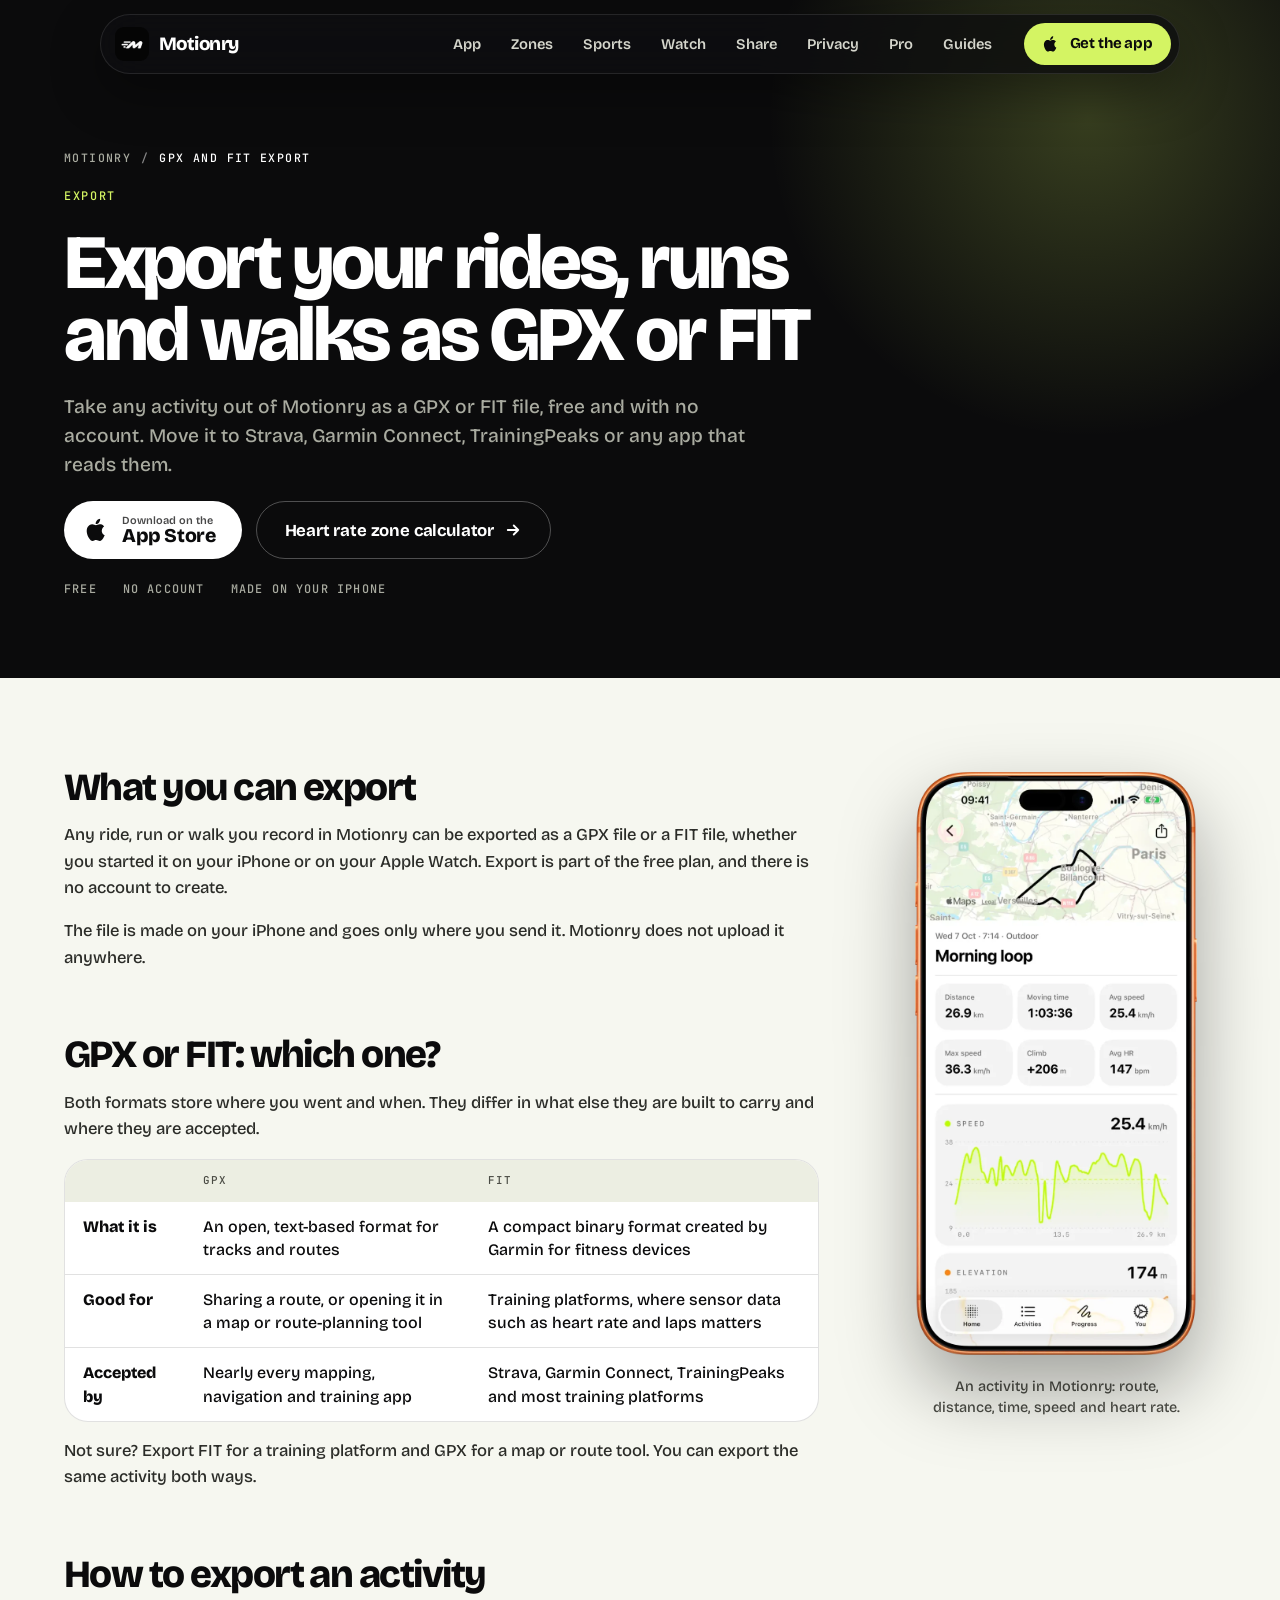
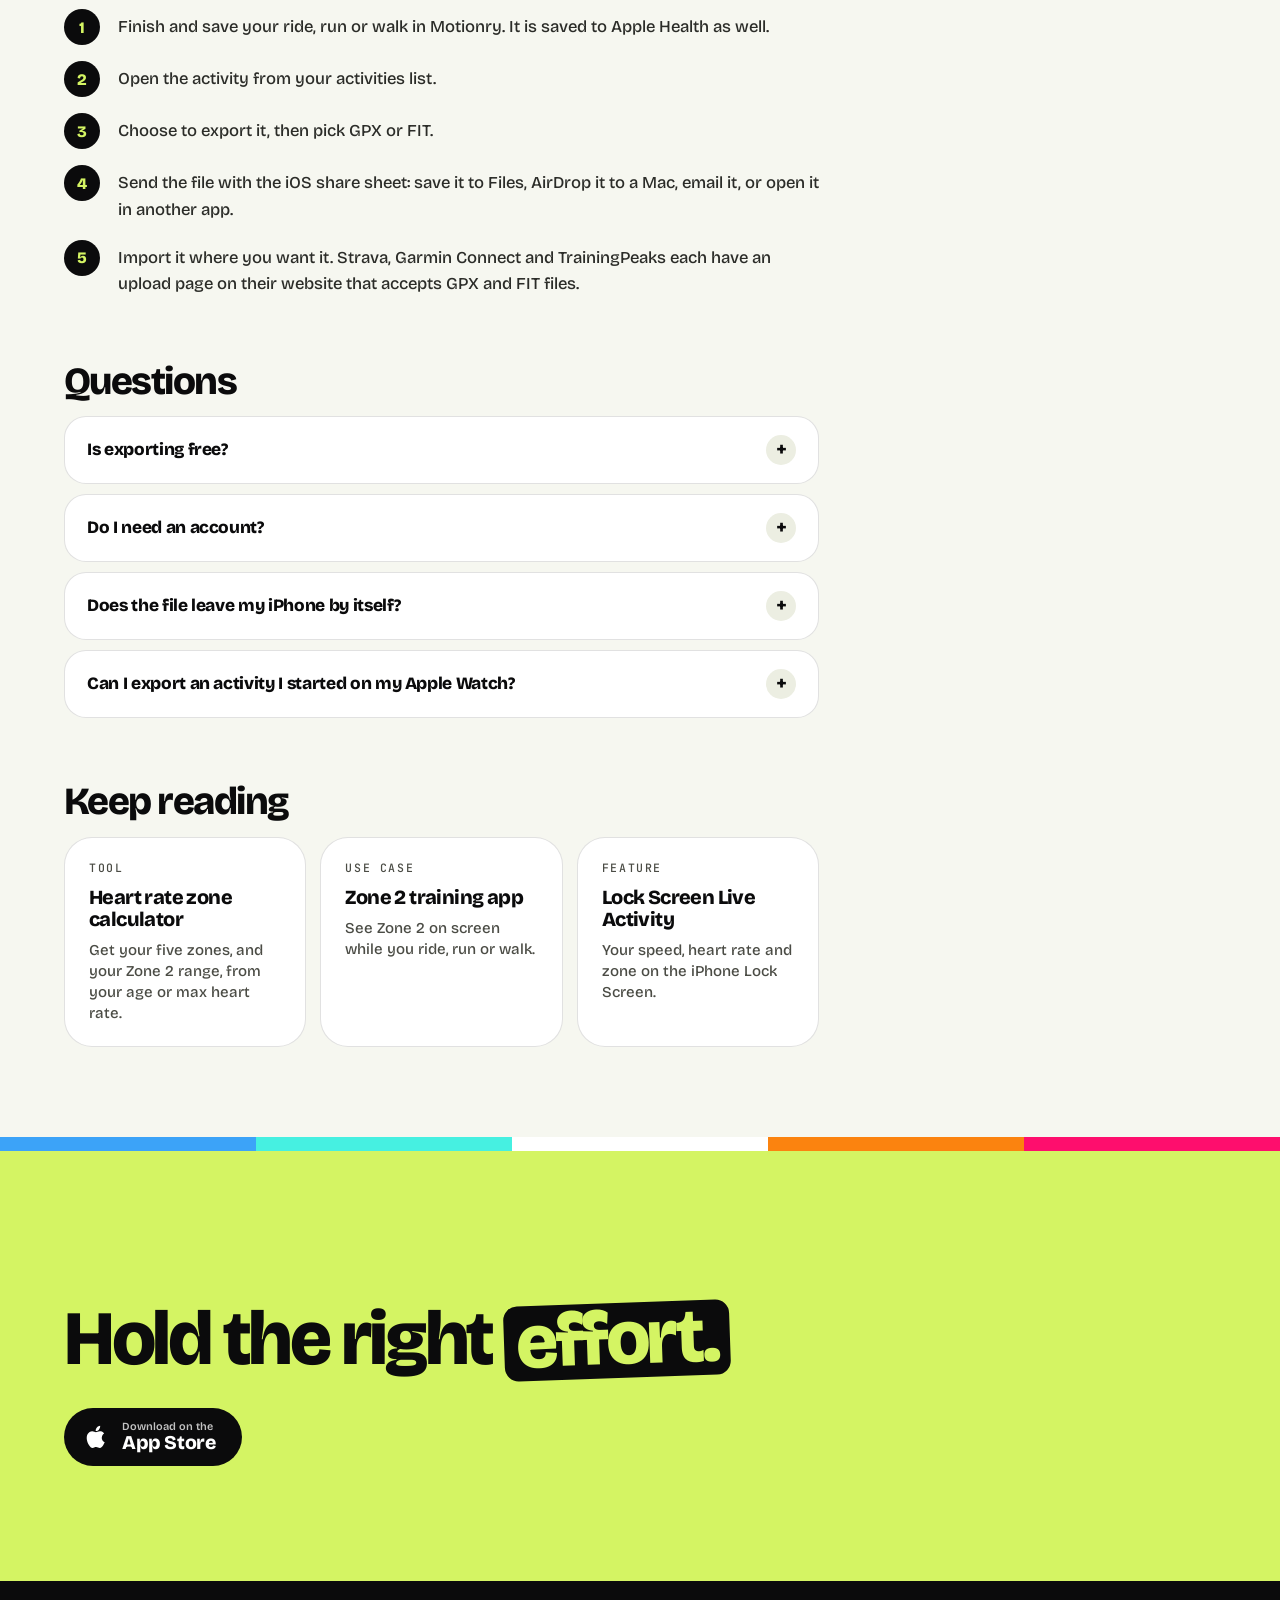
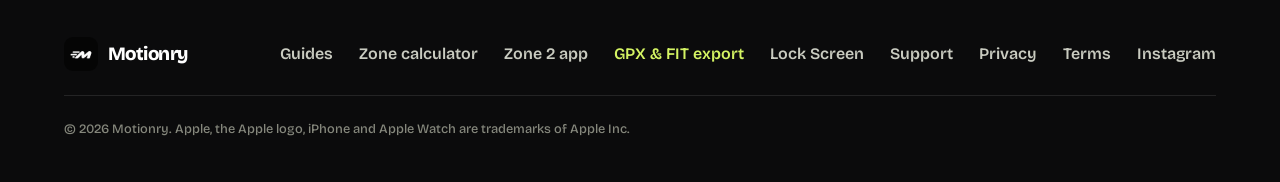
<file: gpx-fit-export/index.html>
<!DOCTYPE html>
<html lang="en">
<head>
  <meta charset="utf-8">
  <meta name="viewport" content="width=device-width, initial-scale=1, viewport-fit=cover">
  <title>Export Rides, Runs &amp; Walks as GPX or FIT Files · Motionry</title>
  <meta name="description" content="Export any Motionry ride, run or walk as a GPX or FIT file for free. Move your activities to Strava, Garmin Connect, TrainingPeaks and more.">
  <meta name="theme-color" content="#0B0B0C">
  <link rel="canonical" href="https://motionryapp.com/gpx-fit-export/">
  <meta property="og:type" content="website">
  <meta property="og:site_name" content="Motionry">
  <meta property="og:title" content="Export your activities as GPX or FIT · Motionry">
  <meta property="og:description" content="Export any Motionry ride, run or walk as a GPX or FIT file for free. Move your activities to Strava, Garmin Connect, TrainingPeaks and more.">
  <meta property="og:url" content="https://motionryapp.com/gpx-fit-export/">
  <meta property="og:image" content="https://motionryapp.com/assets/img/og.jpg">
  <meta property="og:image:width" content="1200">
  <meta property="og:image:height" content="630">
  <meta property="og:locale" content="en_US">
  <meta name="twitter:card" content="summary_large_image">
  <meta name="apple-itunes-app" content="app-id=6770678614">
  <link rel="icon" href="/favicon.ico" sizes="any">
  <link rel="icon" type="image/png" sizes="32x32" href="/assets/img/favicon-32.png">
  <link rel="apple-touch-icon" href="/assets/img/apple-touch-icon.png">
  <link rel="preconnect" href="https://fonts.googleapis.com">
  <link rel="preconnect" href="https://fonts.gstatic.com" crossorigin>
  <link href="https://fonts.googleapis.com/css2?family=Bricolage+Grotesque:opsz,wght@12..96,200..800&family=JetBrains+Mono:wght@500;700&display=swap" rel="stylesheet">
  <link rel="stylesheet" href="/css/styles.css">
  <script type="application/ld+json">
  {
    "@context": "https://schema.org",
    "@graph": [
      {
        "@type": "WebPage",
        "@id": "https://motionryapp.com/gpx-fit-export/#page",
        "url": "https://motionryapp.com/gpx-fit-export/",
        "name": "Export your rides, runs and walks as GPX or FIT",
        "description": "Export any Motionry ride, run or walk as a GPX or FIT file for free. Move your activities to Strava, Garmin Connect, TrainingPeaks and more.",
        "inLanguage": "en",
        "isPartOf": {
          "@id": "https://motionryapp.com/#website"
        },
        "about": {
          "@id": "https://motionryapp.com/#app"
        }
      },
      {
        "@type": "BreadcrumbList",
        "itemListElement": [
          {
            "@type": "ListItem",
            "position": 1,
            "name": "Motionry",
            "item": "https://motionryapp.com/"
          },
          {
            "@type": "ListItem",
            "position": 2,
            "name": "GPX and FIT export"
          }
        ]
      }
    ]
  }
  </script>
  <script src="/js/page.js" defer></script>
</head>
<body>

<svg class="sprite" aria-hidden="true">
  <symbol id="i-apple" viewBox="0 0 24 24"><path fill="currentColor" d="M16.4 12.6c0-2.6 2.1-3.8 2.2-3.9-1.2-1.8-3.1-2-3.7-2-1.6-.2-3.1.9-3.9.9-.8 0-2-.9-3.4-.9-1.7 0-3.3 1-4.2 2.6-1.8 3.1-.5 7.7 1.3 10.2.9 1.2 1.9 2.6 3.2 2.6 1.3-.1 1.8-.8 3.3-.8 1.6 0 2 .8 3.4.8 1.4 0 2.3-1.3 3.1-2.5 1-1.4 1.4-2.8 1.4-2.9 0 0-2.7-1-2.7-4.1zM13.9 5c.7-.9 1.2-2.1 1-3.3-1 0-2.3.7-3 1.6-.7.8-1.2 2-1.1 3.2 1.2.1 2.3-.6 3.1-1.5z"/></symbol>
  <symbol id="i-arrow" viewBox="0 0 24 24"><path d="M5 12h14M13 6l6 6-6 6" stroke="currentColor" stroke-width="2.4" fill="none" stroke-linecap="round" stroke-linejoin="round"/></symbol>
</svg>

<header class="nav is-stuck">
  <div class="nav__bar">
    <a href="/" class="brand" aria-label="Motionry home">
      <img src="/assets/img/icon-192.png" alt="" width="34" height="34" class="brand__icon">
      <span class="brand__name">Motionry</span>
    </a>
    <nav class="nav__links" id="nav-links" aria-label="Primary">
      <a href="/#story" class="nav__link">App</a>
      <a href="/#zones" class="nav__link">Zones</a>
      <a href="/#sports" class="nav__link">Sports</a>
      <a href="/#watch" class="nav__link">Watch</a>
      <a href="/#share" class="nav__link">Share</a>
      <a href="/privacy.html" class="nav__link">Privacy</a>
      <a href="/#pro" class="nav__link">Pro</a>
      <a href="/guides/" class="nav__link">Guides</a>
    </nav>
    <a href="/#get" class="btn btn--lime btn--sm nav__cta"><svg><use href="#i-apple"/></svg><span>Get the app</span></a>
    <button class="nav__toggle" type="button" aria-label="Menu" aria-expanded="false" aria-controls="nav-links" data-nav-toggle><span></span><span></span></button>
  </div>
</header>

<main>

  <!-- Hero -->
  <section class="policy-hero">
    <div class="container">
      <nav class="crumbs" aria-label="Breadcrumb">
        <ol>
          <li><a href="/">Motionry</a></li>
          <li aria-current="page">GPX and FIT export</li>
        </ol>
      </nav>
      <div class="eyebrow">Export</div>
      <h1 class="display-md">Export your rides, runs and walks as GPX or FIT</h1>
      <p class="lead lead--dark">Take any activity out of Motionry as a GPX or FIT file, free and with no account. Move it to Strava, Garmin Connect, TrainingPeaks or any app that reads them.</p>
      <div class="page-actions">
          <a href="https://apps.apple.com/app/motionry-run-ride-walk/id6770678614" class="store-btn">
            <svg class="store-btn__logo"><use href="#i-apple"/></svg>
            <span class="store-btn__text"><small>Download on the</small><strong>App Store</strong></span>
          </a>
          <a href="/heart-rate-zone-calculator/" class="btn btn--ghost btn--lg">Heart rate zone calculator<svg><use href="#i-arrow"/></svg></a>
      </div>
      <div class="policy-meta">
        <span>Free</span>
        <span>No account</span>
        <span>Made on your iPhone</span>
      </div>
    </div>
  </section>

  <section class="policy-page">
    <div class="container topic">
      <div class="policy-body">

        <section class="policy-section" id="what">
          <h2>What you can export</h2>
          <p>Any ride, run or walk you record in Motionry can be exported as a GPX file or a FIT file, whether you started it on your iPhone or on your Apple Watch. Export is part of the free plan, and there is no account to create.</p>
          <p>The file is made on your iPhone and goes only where you send it. Motionry does not upload it anywhere.</p>
        </section>

        <section class="policy-section" id="formats">
          <h2>GPX or FIT: which one?</h2>
          <p>Both formats store where you went and when. They differ in what else they are built to carry and where they are accepted.</p>
          <div class="table-wrap">
            <table class="data data--text">
              <thead>
                <tr><th scope="col"><span class="sr-only">Detail</span></th><th scope="col">GPX</th><th scope="col">FIT</th></tr>
              </thead>
              <tbody>
                <tr><td>What it is</td><td>An open, text-based format for tracks and routes</td><td>A compact binary format created by Garmin for fitness devices</td></tr>
                <tr><td>Good for</td><td>Sharing a route, or opening it in a map or route-planning tool</td><td>Training platforms, where sensor data such as heart rate and laps matters</td></tr>
                <tr><td>Accepted by</td><td>Nearly every mapping, navigation and training app</td><td>Strava, Garmin Connect, TrainingPeaks and most training platforms</td></tr>
              </tbody>
            </table>
          </div>
          <p>Not sure? Export FIT for a training platform and GPX for a map or route tool. You can export the same activity both ways.</p>
        </section>

        <section class="policy-section" id="how">
          <h2>How to export an activity</h2>
          <ol class="steps">
            <li>Finish and save your ride, run or walk in Motionry. It is saved to Apple Health as well.</li>
            <li>Open the activity from your activities list.</li>
            <li>Choose to export it, then pick GPX or FIT.</li>
            <li>Send the file with the iOS share sheet: save it to Files, AirDrop it to a Mac, email it, or open it in another app.</li>
            <li>Import it where you want it. Strava, Garmin Connect and TrainingPeaks each have an upload page on their website that accepts GPX and FIT files.</li>
          </ol>
        </section>

        <section class="policy-section" id="faq">
          <h2>Questions</h2>
          <div class="faq">
            <details>
              <summary>Is exporting free?</summary>
              <div><p>Yes. GPX and FIT export are included in the free plan. Motionry Pro adds charts, the route map coloured by zone, and video and sticker shares.</p></div>
            </details>
            <details>
              <summary>Do I need an account?</summary>
              <div><p>No. Motionry has no account and no server that holds your activities, so exporting never involves signing in.</p></div>
            </details>
            <details>
              <summary>Does the file leave my iPhone by itself?</summary>
              <div><p>No. Nothing is sent until you choose a destination in the share sheet. Once you send it, the receiving app's own privacy policy applies.</p></div>
            </details>
            <details>
              <summary>Can I export an activity I started on my Apple Watch?</summary>
              <div><p>Yes. Finish on the wrist and the activity is waiting on your iPhone, where you can export it like any other.</p></div>
            </details>
          </div>
        </section>
        <section class="policy-section" id="related">
          <h2>Keep reading</h2>
          <div class="related">
            <a href="/heart-rate-zone-calculator/"><span class="mono-label">Tool</span><strong>Heart rate zone calculator</strong><p>Get your five zones, and your Zone 2 range, from your age or max heart rate.</p></a>
            <a href="/zone-2-training-app/"><span class="mono-label">Use case</span><strong>Zone 2 training app</strong><p>See Zone 2 on screen while you ride, run or walk.</p></a>
            <a href="/lock-screen-live-activity/"><span class="mono-label">Feature</span><strong>Lock Screen Live Activity</strong><p>Your speed, heart rate and zone on the iPhone Lock Screen.</p></a>
          </div>
        </section>

      </div>
      <aside class="topic__aside">
        <div class="phone" style="--w: 290px"><div class="phone__screen"><img src="/assets/img/mockups/mockup-details.webp" alt="An activity page in Motionry with the route, distance, moving time, speed, climb and average heart rate" width="735" height="1500" decoding="async"></div></div>
        <p class="topic__cap">An activity in Motionry: route, distance, time, speed and heart rate.</p>
      </aside>
    </div>
  </section>

  <!-- Download -->
  <section class="download policy-end">
    <div class="download__zones" aria-hidden="true"><span></span><span></span><span></span><span></span><span></span></div>
    <div class="container download__inner">
      <div class="download__cta">
        <h2 class="display-md">Hold the right <span class="hl-ink">effort.</span></h2>
        <div class="download__buttons">
          <a href="https://apps.apple.com/app/motionry-run-ride-walk/id6770678614" class="store-btn store-btn--ink">
            <svg class="store-btn__logo"><use href="#i-apple"/></svg>
            <span class="store-btn__text"><small>Download on the</small><strong>App Store</strong></span>
          </a>
        </div>
      </div>
    </div>
  </section>
</main>

<footer class="footer">
  <div class="container footer__inner">
    <a href="/" class="brand brand--footer" aria-label="Motionry home">
      <img src="/assets/img/icon-192.png" alt="" width="34" height="34" class="brand__icon" loading="lazy">
      <span class="brand__name">Motionry</span>
    </a>
    <nav class="footer__links" aria-label="Footer">
      <a href="/guides/">Guides</a>
      <a href="/heart-rate-zone-calculator/">Zone calculator</a>
      <a href="/zone-2-training-app/">Zone 2 app</a>
      <a href="/gpx-fit-export/" aria-current="page">GPX &amp; FIT export</a>
      <a href="/lock-screen-live-activity/">Lock Screen</a>
      <a href="/support/">Support</a>
      <a href="/privacy.html">Privacy</a>
      <a href="/terms/">Terms</a>
      <a href="https://www.instagram.com/motionry.app/" target="_blank" rel="noopener">Instagram</a>
    </nav>
    <p class="footer__legal">© 2026 Motionry. Apple, the Apple logo, iPhone and Apple Watch are trademarks of Apple Inc.</p>
  </div>
</footer>

</body>
</html>
</file>
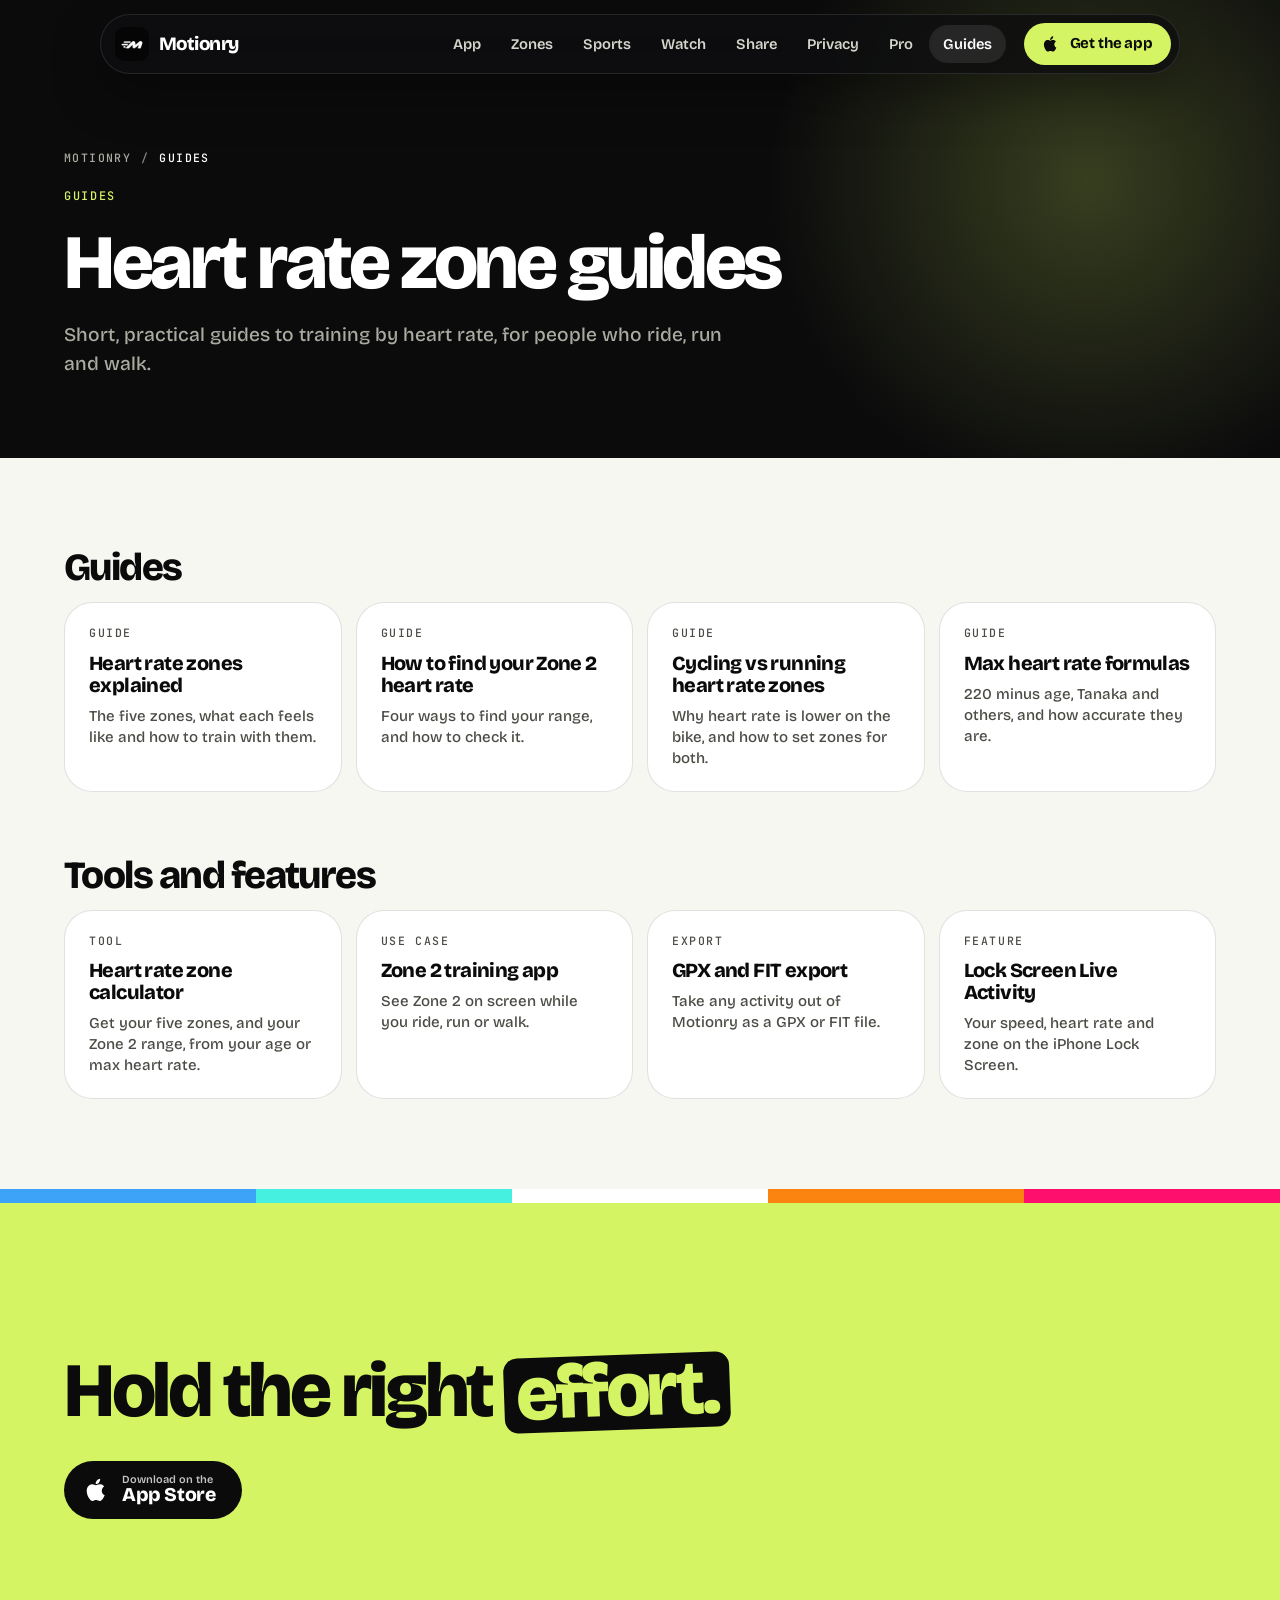
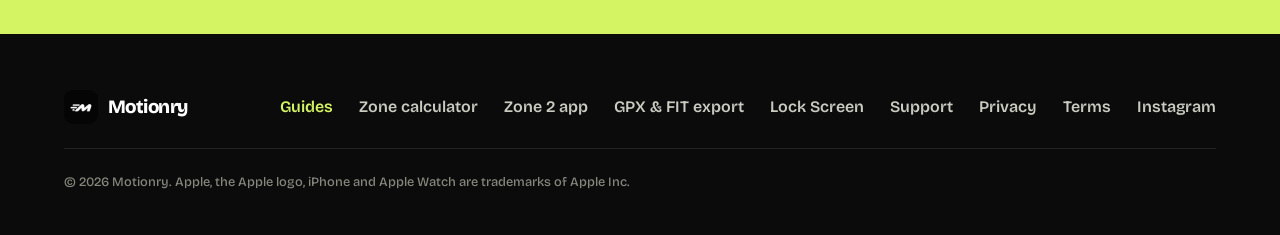
<file: guides/index.html>
<!DOCTYPE html>
<html lang="en">
<head>
  <meta charset="utf-8">
  <meta name="viewport" content="width=device-width, initial-scale=1, viewport-fit=cover">
  <title>Heart Rate Zone Guides and Tools · Motionry</title>
  <meta name="description" content="Plain-language guides to heart rate zones, Zone 2 training, max heart rate formulas, and cycling versus running zones, plus free tools.">
  <meta name="theme-color" content="#0B0B0C">
  <link rel="canonical" href="https://motionryapp.com/guides/">
  <meta property="og:type" content="website">
  <meta property="og:site_name" content="Motionry">
  <meta property="og:title" content="Heart rate zone guides · Motionry">
  <meta property="og:description" content="Plain-language guides to heart rate zones, Zone 2 training, max heart rate formulas, and cycling versus running zones, plus free tools.">
  <meta property="og:url" content="https://motionryapp.com/guides/">
  <meta property="og:image" content="https://motionryapp.com/assets/img/og.jpg">
  <meta property="og:image:width" content="1200">
  <meta property="og:image:height" content="630">
  <meta property="og:locale" content="en_US">
  <meta name="twitter:card" content="summary_large_image">
  <meta name="apple-itunes-app" content="app-id=6770678614">
  <link rel="icon" href="/favicon.ico" sizes="any">
  <link rel="icon" type="image/png" sizes="32x32" href="/assets/img/favicon-32.png">
  <link rel="apple-touch-icon" href="/assets/img/apple-touch-icon.png">
  <link rel="preconnect" href="https://fonts.googleapis.com">
  <link rel="preconnect" href="https://fonts.gstatic.com" crossorigin>
  <link href="https://fonts.googleapis.com/css2?family=Bricolage+Grotesque:opsz,wght@12..96,200..800&family=JetBrains+Mono:wght@500;700&display=swap" rel="stylesheet">
  <link rel="stylesheet" href="/css/styles.css">
  <script type="application/ld+json">
  {
    "@context": "https://schema.org",
    "@graph": [
      {
        "@type": "CollectionPage",
        "@id": "https://motionryapp.com/guides/#page",
        "url": "https://motionryapp.com/guides/",
        "name": "Heart rate zone guides",
        "description": "Plain-language guides to heart rate zones, Zone 2 training, max heart rate formulas, and cycling versus running zones, plus free tools.",
        "inLanguage": "en",
        "isPartOf": {
          "@id": "https://motionryapp.com/#website"
        }
      },
      {
        "@type": "BreadcrumbList",
        "itemListElement": [
          {
            "@type": "ListItem",
            "position": 1,
            "name": "Motionry",
            "item": "https://motionryapp.com/"
          },
          {
            "@type": "ListItem",
            "position": 2,
            "name": "Guides"
          }
        ]
      }
    ]
  }
  </script>
  <script src="/js/page.js" defer></script>
</head>
<body>

<svg class="sprite" aria-hidden="true">
  <symbol id="i-apple" viewBox="0 0 24 24"><path fill="currentColor" d="M16.4 12.6c0-2.6 2.1-3.8 2.2-3.9-1.2-1.8-3.1-2-3.7-2-1.6-.2-3.1.9-3.9.9-.8 0-2-.9-3.4-.9-1.7 0-3.3 1-4.2 2.6-1.8 3.1-.5 7.7 1.3 10.2.9 1.2 1.9 2.6 3.2 2.6 1.3-.1 1.8-.8 3.3-.8 1.6 0 2 .8 3.4.8 1.4 0 2.3-1.3 3.1-2.5 1-1.4 1.4-2.8 1.4-2.9 0 0-2.7-1-2.7-4.1zM13.9 5c.7-.9 1.2-2.1 1-3.3-1 0-2.3.7-3 1.6-.7.8-1.2 2-1.1 3.2 1.2.1 2.3-.6 3.1-1.5z"/></symbol>
  <symbol id="i-arrow" viewBox="0 0 24 24"><path d="M5 12h14M13 6l6 6-6 6" stroke="currentColor" stroke-width="2.4" fill="none" stroke-linecap="round" stroke-linejoin="round"/></symbol>
</svg>

<header class="nav is-stuck">
  <div class="nav__bar">
    <a href="/" class="brand" aria-label="Motionry home">
      <img src="/assets/img/icon-192.png" alt="" width="34" height="34" class="brand__icon">
      <span class="brand__name">Motionry</span>
    </a>
    <nav class="nav__links" id="nav-links" aria-label="Primary">
      <a href="/#story" class="nav__link">App</a>
      <a href="/#zones" class="nav__link">Zones</a>
      <a href="/#sports" class="nav__link">Sports</a>
      <a href="/#watch" class="nav__link">Watch</a>
      <a href="/#share" class="nav__link">Share</a>
      <a href="/privacy.html" class="nav__link">Privacy</a>
      <a href="/#pro" class="nav__link">Pro</a>
      <a href="/guides/" class="nav__link is-active" aria-current="page">Guides</a>
    </nav>
    <a href="/#get" class="btn btn--lime btn--sm nav__cta"><svg><use href="#i-apple"/></svg><span>Get the app</span></a>
    <button class="nav__toggle" type="button" aria-label="Menu" aria-expanded="false" aria-controls="nav-links" data-nav-toggle><span></span><span></span></button>
  </div>
</header>

<main>

  <!-- Hero -->
  <section class="policy-hero">
    <div class="container">
      <nav class="crumbs" aria-label="Breadcrumb">
        <ol>
          <li><a href="/">Motionry</a></li>
          <li aria-current="page">Guides</li>
        </ol>
      </nav>
      <div class="eyebrow">Guides</div>
      <h1 class="display-md">Heart rate zone guides</h1>
      <p class="lead lead--dark">Short, practical guides to training by heart rate, for people who ride, run and walk.</p>
    </div>
  </section>

  <section class="policy-page">
    <div class="container cards-page">

      <section class="policy-section" id="guides">
        <h2>Guides</h2>
        <div class="related">
          <a href="/guides/heart-rate-zones-explained/"><span class="mono-label">Guide</span><strong>Heart rate zones explained</strong><p>The five zones, what each feels like and how to train with them.</p></a>
          <a href="/guides/how-to-find-your-zone-2-heart-rate/"><span class="mono-label">Guide</span><strong>How to find your Zone 2 heart rate</strong><p>Four ways to find your range, and how to check it.</p></a>
          <a href="/guides/cycling-vs-running-heart-rate-zones/"><span class="mono-label">Guide</span><strong>Cycling vs running heart rate zones</strong><p>Why heart rate is lower on the bike, and how to set zones for both.</p></a>
          <a href="/guides/max-heart-rate-formulas/"><span class="mono-label">Guide</span><strong>Max heart rate formulas</strong><p>220 minus age, Tanaka and others, and how accurate they are.</p></a>
        </div>
      </section>

      <section class="policy-section" id="tools">
        <h2>Tools and features</h2>
        <div class="related">
          <a href="/heart-rate-zone-calculator/"><span class="mono-label">Tool</span><strong>Heart rate zone calculator</strong><p>Get your five zones, and your Zone 2 range, from your age or max heart rate.</p></a>
          <a href="/zone-2-training-app/"><span class="mono-label">Use case</span><strong>Zone 2 training app</strong><p>See Zone 2 on screen while you ride, run or walk.</p></a>
          <a href="/gpx-fit-export/"><span class="mono-label">Export</span><strong>GPX and FIT export</strong><p>Take any activity out of Motionry as a GPX or FIT file.</p></a>
          <a href="/lock-screen-live-activity/"><span class="mono-label">Feature</span><strong>Lock Screen Live Activity</strong><p>Your speed, heart rate and zone on the iPhone Lock Screen.</p></a>
        </div>
      </section>


    </div>
  </section>

  <!-- Download -->
  <section class="download policy-end">
    <div class="download__zones" aria-hidden="true"><span></span><span></span><span></span><span></span><span></span></div>
    <div class="container download__inner">
      <div class="download__cta">
        <h2 class="display-md">Hold the right <span class="hl-ink">effort.</span></h2>
        <div class="download__buttons">
          <a href="https://apps.apple.com/app/motionry-run-ride-walk/id6770678614" class="store-btn store-btn--ink">
            <svg class="store-btn__logo"><use href="#i-apple"/></svg>
            <span class="store-btn__text"><small>Download on the</small><strong>App Store</strong></span>
          </a>
        </div>
      </div>
    </div>
  </section>
</main>

<footer class="footer">
  <div class="container footer__inner">
    <a href="/" class="brand brand--footer" aria-label="Motionry home">
      <img src="/assets/img/icon-192.png" alt="" width="34" height="34" class="brand__icon" loading="lazy">
      <span class="brand__name">Motionry</span>
    </a>
    <nav class="footer__links" aria-label="Footer">
      <a href="/guides/" aria-current="page">Guides</a>
      <a href="/heart-rate-zone-calculator/">Zone calculator</a>
      <a href="/zone-2-training-app/">Zone 2 app</a>
      <a href="/gpx-fit-export/">GPX &amp; FIT export</a>
      <a href="/lock-screen-live-activity/">Lock Screen</a>
      <a href="/support/">Support</a>
      <a href="/privacy.html">Privacy</a>
      <a href="/terms/">Terms</a>
      <a href="https://www.instagram.com/motionry.app/" target="_blank" rel="noopener">Instagram</a>
    </nav>
    <p class="footer__legal">© 2026 Motionry. Apple, the Apple logo, iPhone and Apple Watch are trademarks of Apple Inc.</p>
  </div>
</footer>

</body>
</html>
</file>
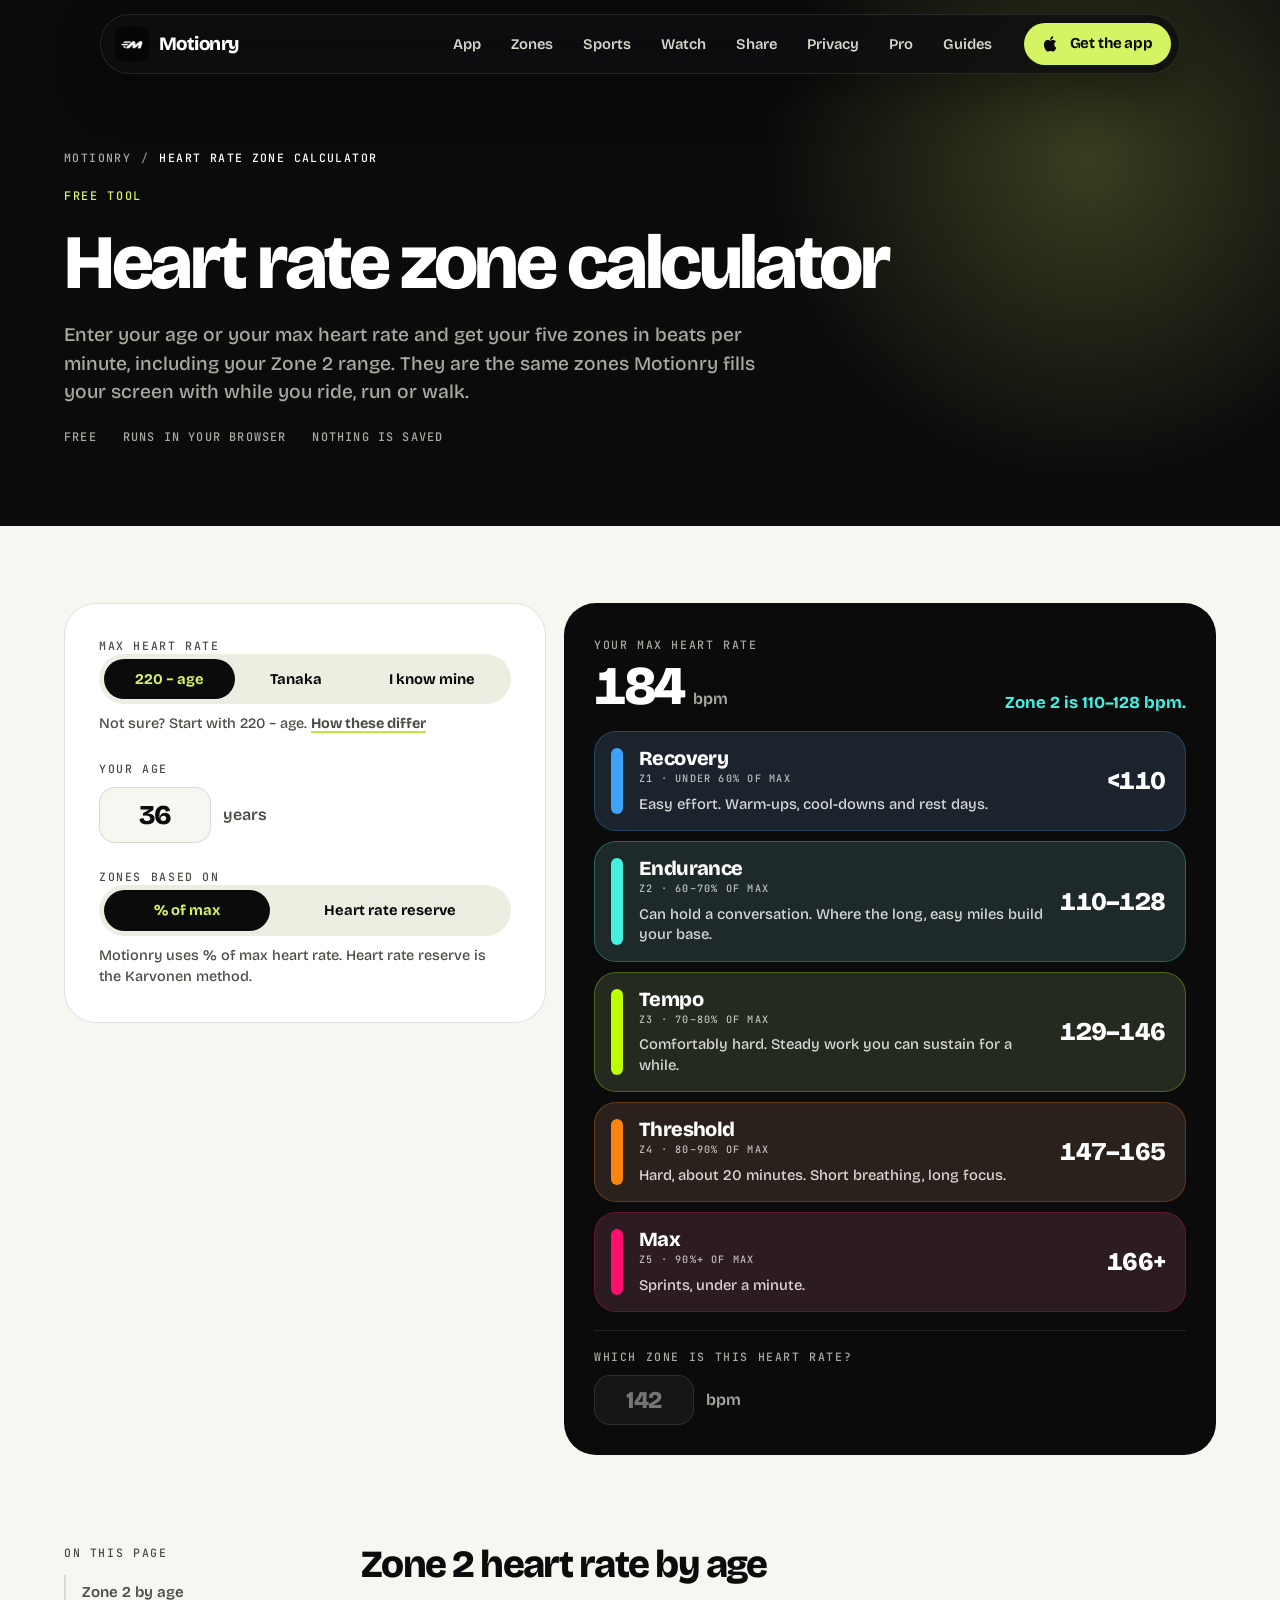
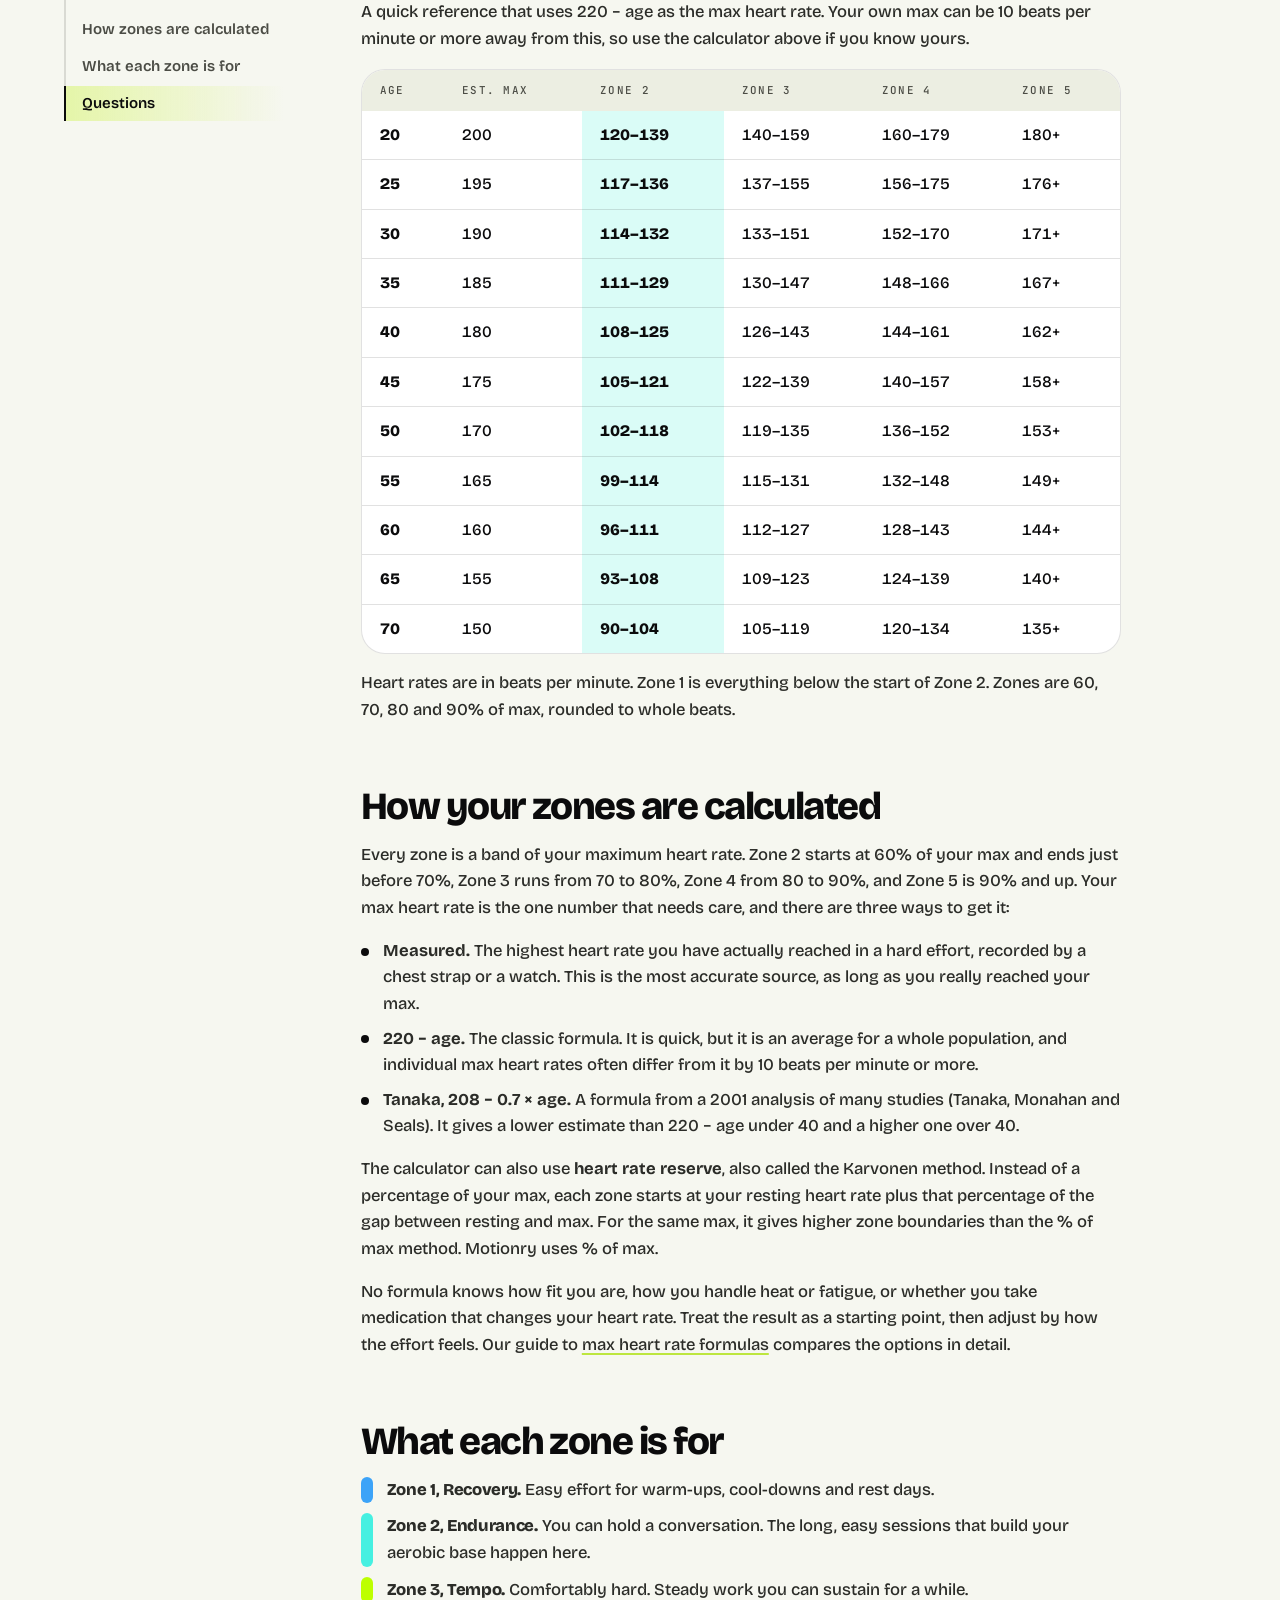
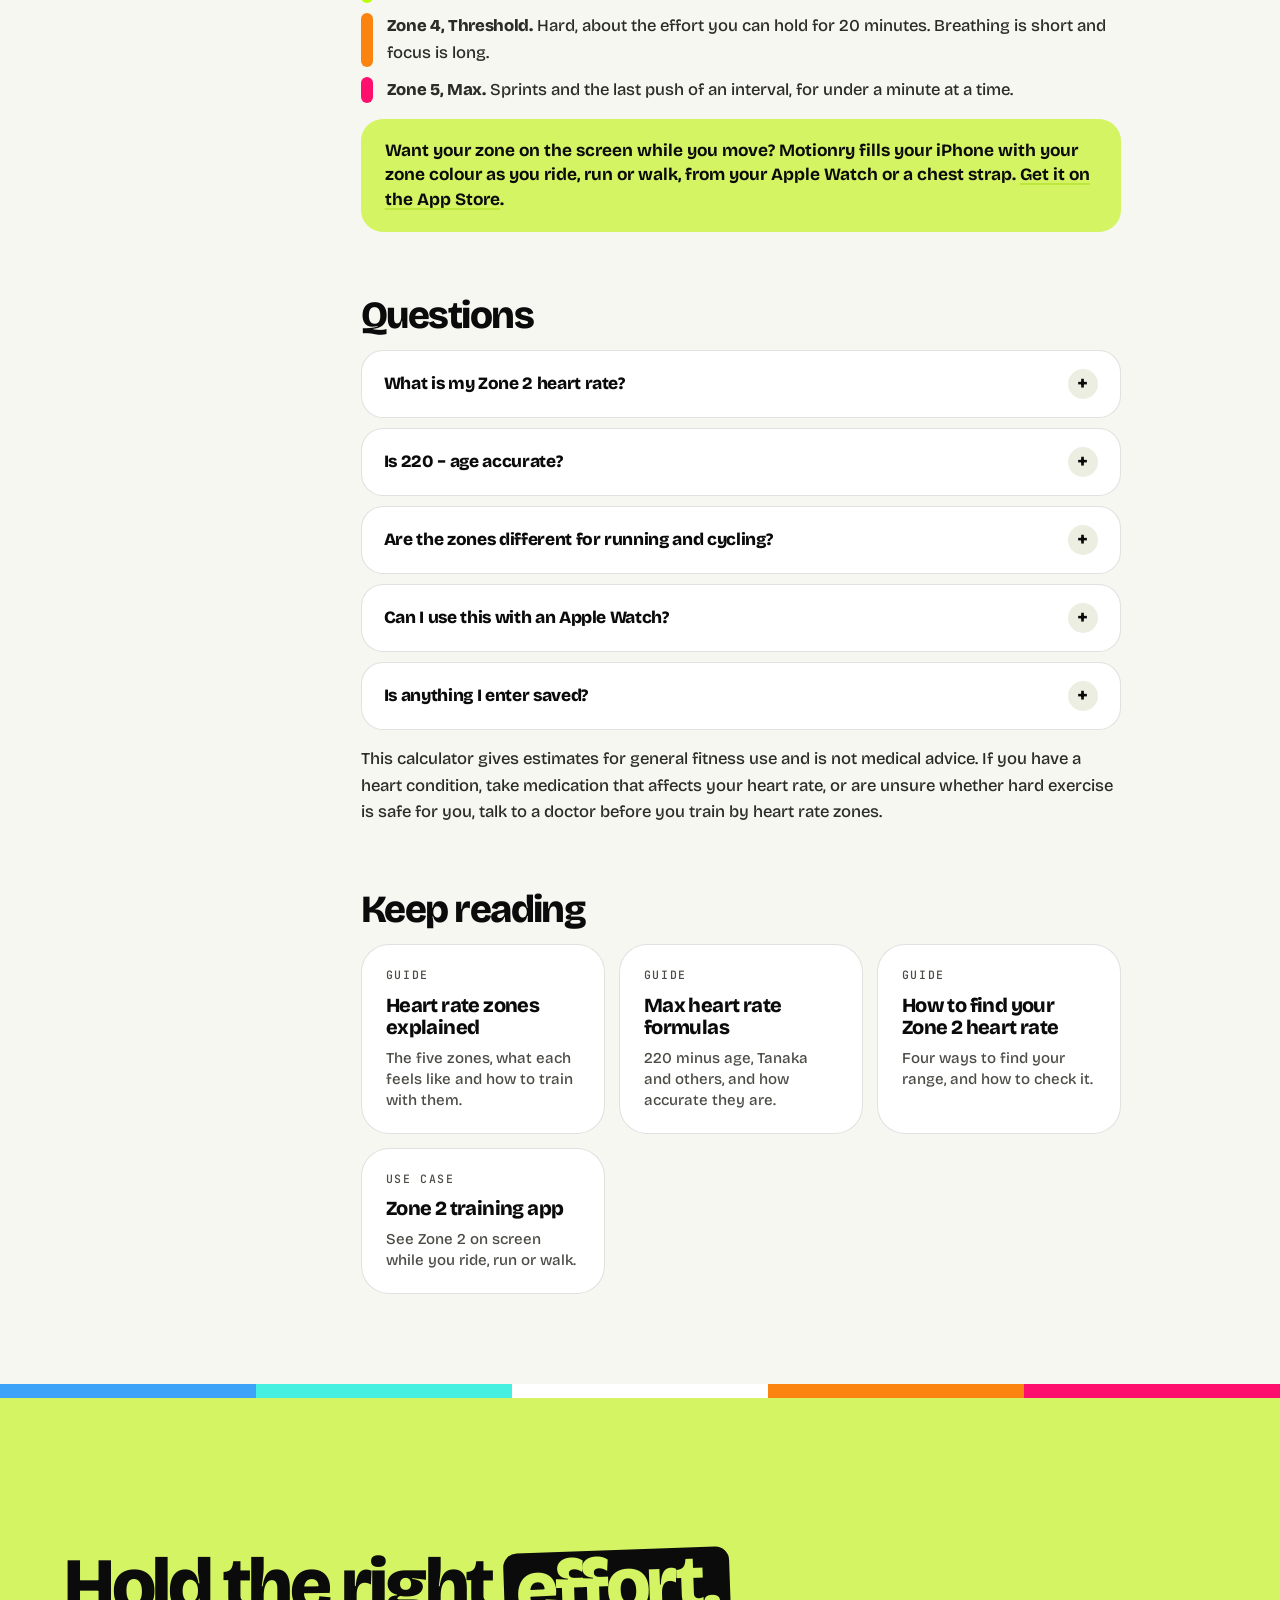
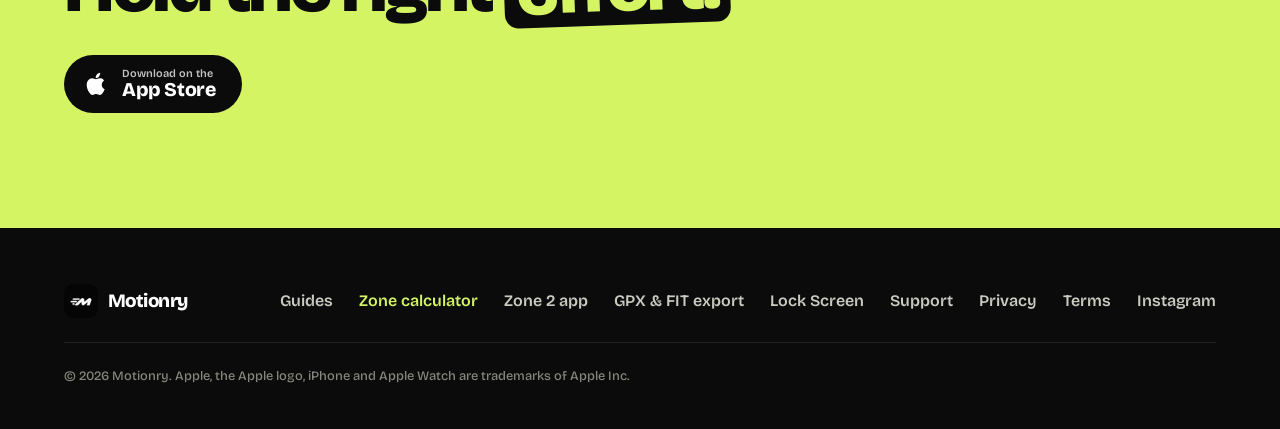
<file: heart-rate-zone-calculator/index.html>
<!DOCTYPE html>
<html lang="en">
<head>
  <meta charset="utf-8">
  <meta name="viewport" content="width=device-width, initial-scale=1, viewport-fit=cover">
  <title>Heart Rate Zone Calculator: Your 5 Zones & Zone 2 · Motionry</title>
  <meta name="description" content="Free heart rate zone calculator. Enter your age or max heart rate to get your five zones in bpm, including Zone 2. The same zones Motionry shows live.">
  <meta name="theme-color" content="#0B0B0C">
  <link rel="canonical" href="https://motionryapp.com/heart-rate-zone-calculator/">
  <meta property="og:type" content="website">
  <meta property="og:site_name" content="Motionry">
  <meta property="og:title" content="Heart Rate Zone Calculator · Motionry">
  <meta property="og:description" content="Get your five heart rate zones, and your Zone 2 range, from your age or max heart rate. Free, and nothing is saved.">
  <meta property="og:url" content="https://motionryapp.com/heart-rate-zone-calculator/">
  <meta property="og:image" content="https://motionryapp.com/assets/img/og.jpg">
  <meta property="og:image:width" content="1200">
  <meta property="og:image:height" content="630">
  <meta property="og:locale" content="en_US">
  <meta name="twitter:card" content="summary_large_image">
  <meta name="apple-itunes-app" content="app-id=6770678614">
  <link rel="icon" href="/favicon.ico" sizes="any">
  <link rel="icon" type="image/png" sizes="32x32" href="/assets/img/favicon-32.png">
  <link rel="apple-touch-icon" href="/assets/img/apple-touch-icon.png">
  <link rel="preconnect" href="https://fonts.googleapis.com">
  <link rel="preconnect" href="https://fonts.gstatic.com" crossorigin>
  <link href="https://fonts.googleapis.com/css2?family=Bricolage+Grotesque:opsz,wght@12..96,200..800&family=JetBrains+Mono:wght@500;700&display=swap" rel="stylesheet">
  <link rel="stylesheet" href="/css/styles.css">
  <script type="application/ld+json">
  {
    "@context": "https://schema.org",
    "@graph": [
      {
        "@type": "WebApplication",
        "@id": "https://motionryapp.com/heart-rate-zone-calculator/#app",
        "name": "Heart rate zone calculator",
        "url": "https://motionryapp.com/heart-rate-zone-calculator/",
        "description": "Calculate your five heart rate zones, and your Zone 2 range, from your age or max heart rate.",
        "applicationCategory": "HealthApplication",
        "operatingSystem": "Any",
        "browserRequirements": "Requires JavaScript",
        "isAccessibleForFree": true,
        "offers": { "@type": "Offer", "price": "0", "priceCurrency": "EUR" },
        "publisher": { "@id": "https://motionryapp.com/#organization" }
      },
      {
        "@type": "BreadcrumbList",
        "itemListElement": [
          { "@type": "ListItem", "position": 1, "name": "Motionry", "item": "https://motionryapp.com/" },
          { "@type": "ListItem", "position": 2, "name": "Heart rate zone calculator" }
        ]
      }
    ]
  }
  </script>
  <script src="/js/page.js" defer></script>
  <script src="/js/calculator.js" defer></script>
</head>
<body>

<svg class="sprite" aria-hidden="true">
  <symbol id="i-apple" viewBox="0 0 24 24"><path fill="currentColor" d="M16.4 12.6c0-2.6 2.1-3.8 2.2-3.9-1.2-1.8-3.1-2-3.7-2-1.6-.2-3.1.9-3.9.9-.8 0-2-.9-3.4-.9-1.7 0-3.3 1-4.2 2.6-1.8 3.1-.5 7.7 1.3 10.2.9 1.2 1.9 2.6 3.2 2.6 1.3-.1 1.8-.8 3.3-.8 1.6 0 2 .8 3.4.8 1.4 0 2.3-1.3 3.1-2.5 1-1.4 1.4-2.8 1.4-2.9 0 0-2.7-1-2.7-4.1zM13.9 5c.7-.9 1.2-2.1 1-3.3-1 0-2.3.7-3 1.6-.7.8-1.2 2-1.1 3.2 1.2.1 2.3-.6 3.1-1.5z"/></symbol>
</svg>

<header class="nav is-stuck">
  <div class="nav__bar">
    <a href="/" class="brand" aria-label="Motionry home">
      <img src="/assets/img/icon-192.png" alt="" width="34" height="34" class="brand__icon">
      <span class="brand__name">Motionry</span>
    </a>
    <nav class="nav__links" id="nav-links" aria-label="Primary">
      <a href="/#story" class="nav__link">App</a>
      <a href="/#zones" class="nav__link">Zones</a>
      <a href="/#sports" class="nav__link">Sports</a>
      <a href="/#watch" class="nav__link">Watch</a>
      <a href="/#share" class="nav__link">Share</a>
      <a href="/privacy.html" class="nav__link">Privacy</a>
      <a href="/#pro" class="nav__link">Pro</a>
      <a href="/guides/" class="nav__link">Guides</a>
    </nav>
    <a href="/#get" class="btn btn--lime btn--sm nav__cta"><svg><use href="#i-apple"/></svg><span>Get the app</span></a>
    <button class="nav__toggle" type="button" aria-label="Menu" aria-expanded="false" aria-controls="nav-links" data-nav-toggle><span></span><span></span></button>
  </div>
</header>

<main>

  <!-- Hero -->
  <section class="policy-hero">
    <div class="container">
      <nav class="crumbs" aria-label="Breadcrumb">
        <ol>
          <li><a href="/">Motionry</a></li>
          <li aria-current="page">Heart rate zone calculator</li>
        </ol>
      </nav>
      <div class="eyebrow">Free tool</div>
      <h1 class="display-md">Heart rate zone calculator</h1>
      <p class="lead lead--dark">Enter your age or your max heart rate and get your five zones in beats per minute, including your Zone 2 range. They are the same zones Motionry fills your screen with while you ride, run or walk.</p>
      <div class="policy-meta">
        <span>Free</span>
        <span>Runs in your browser</span>
        <span>Nothing is saved</span>
      </div>
    </div>
  </section>

  <!-- Calculator -->
  <section class="calc-sec" aria-labelledby="calc-title">
    <div class="container">
      <h2 id="calc-title" class="sr-only">Calculate your heart rate zones</h2>
      <div class="calc" data-calc>

        <form class="calc__form" novalidate>
          <fieldset class="field">
            <legend class="field__label">Max heart rate</legend>
            <div class="seg">
              <input type="radio" name="src" id="src-220" value="220" checked><label for="src-220">220 − age</label>
              <input type="radio" name="src" id="src-tanaka" value="tanaka"><label for="src-tanaka">Tanaka</label>
              <input type="radio" name="src" id="src-known" value="known"><label for="src-known">I know mine</label>
            </div>
            <p class="field__hint">Not sure? Start with 220 − age. <a class="textlink" href="#how">How these differ</a></p>
          </fieldset>

          <div class="field" data-field="age">
            <label for="calc-age">Your age</label>
            <div class="num"><input id="calc-age" type="number" inputmode="numeric" min="10" max="90" value="36"><span>years</span></div>
          </div>

          <div class="field" data-field="max" hidden>
            <label for="calc-max">Your max heart rate</label>
            <div class="num"><input id="calc-max" type="number" inputmode="numeric" min="120" max="230" value="184"><span>bpm</span></div>
            <p class="field__hint">The highest heart rate you have reached in a hard effort, from a chest strap or a watch.</p>
          </div>

          <fieldset class="field">
            <legend class="field__label">Zones based on</legend>
            <div class="seg">
              <input type="radio" name="basis" id="basis-max" value="max" checked><label for="basis-max">% of max</label>
              <input type="radio" name="basis" id="basis-hrr" value="hrr"><label for="basis-hrr">Heart rate reserve</label>
            </div>
            <p class="field__hint">Motionry uses % of max heart rate. Heart rate reserve is the Karvonen method.</p>
          </fieldset>

          <div class="field" data-field="rest" hidden>
            <label for="calc-rest">Your resting heart rate</label>
            <div class="num"><input id="calc-rest" type="number" inputmode="numeric" min="30" max="120" value="60"><span>bpm</span></div>
            <p class="field__hint">Measure it first thing in the morning, before you get out of bed.</p>
          </div>
        </form>

        <div class="calc__out" data-out>
          <div class="calc__top">
            <div>
              <span class="mono-label">Your max heart rate</span>
              <div class="calc__max"><strong data-max>184</strong><span>bpm</span></div>
            </div>
            <p class="calc__sum" aria-live="polite" data-summary>Zone 2 is 110–128 bpm.</p>
          </div>
          <p class="calc__error" role="alert" data-error></p>

          <div class="calc__zones">
            <div class="zrow" data-zone="0" style="--c: var(--z1)">
              <span class="zrow__swatch"></span>
              <div class="zrow__txt"><b>Recovery</b><small>Z1 · under 60% of max</small><p>Easy effort. Warm-ups, cool-downs and rest days.</p></div>
              <span class="zrow__range" data-range>&lt;110</span>
            </div>
            <div class="zrow" data-zone="1" style="--c: var(--z2)">
              <span class="zrow__swatch"></span>
              <div class="zrow__txt"><b>Endurance</b><small>Z2 · 60–70% of max</small><p>Can hold a conversation. Where the long, easy miles build your base.</p></div>
              <span class="zrow__range" data-range>110–128</span>
            </div>
            <div class="zrow" data-zone="2" style="--c: var(--z3)">
              <span class="zrow__swatch"></span>
              <div class="zrow__txt"><b>Tempo</b><small>Z3 · 70–80% of max</small><p>Comfortably hard. Steady work you can sustain for a while.</p></div>
              <span class="zrow__range" data-range>129–146</span>
            </div>
            <div class="zrow" data-zone="3" style="--c: var(--z4)">
              <span class="zrow__swatch"></span>
              <div class="zrow__txt"><b>Threshold</b><small>Z4 · 80–90% of max</small><p>Hard, about 20 minutes. Short breathing, long focus.</p></div>
              <span class="zrow__range" data-range>147–165</span>
            </div>
            <div class="zrow" data-zone="4" style="--c: var(--z5)">
              <span class="zrow__swatch"></span>
              <div class="zrow__txt"><b>Max</b><small>Z5 · 90%+ of max</small><p>Sprints, under a minute.</p></div>
              <span class="zrow__range" data-range>166+</span>
            </div>
          </div>

          <div class="calc__check">
            <label class="mono-label" for="calc-bpm">Which zone is this heart rate?</label>
            <div class="num">
              <input id="calc-bpm" type="number" inputmode="numeric" min="30" max="240" placeholder="142">
              <span>bpm</span>
              <strong data-match aria-live="polite"></strong>
            </div>
          </div>
        </div>

      </div>
    </div>
  </section>

  <!-- Reference and explanation -->
  <section class="policy-page">
    <div class="container policy">
      <nav class="policy-toc" aria-label="On this page">
        <div class="mono-label">On this page</div>
        <ul>
          <li><a href="#by-age">Zone 2 by age</a></li>
          <li><a href="#how">How zones are calculated</a></li>
          <li><a href="#zones">What each zone is for</a></li>
          <li><a href="#faq">Questions</a></li>
        </ul>
      </nav>

      <div class="policy-body">

        <section class="policy-section" id="by-age">
          <h2>Zone 2 heart rate by age</h2>
          <p>A quick reference that uses 220 − age as the max heart rate. Your own max can be 10 beats per minute or more away from this, so use the calculator above if you know yours.</p>
          <div class="table-wrap">
            <table class="data">
              <thead>
                <tr><th scope="col">Age</th><th scope="col">Est. max</th><th scope="col">Zone 2</th><th scope="col">Zone 3</th><th scope="col">Zone 4</th><th scope="col">Zone 5</th></tr>
              </thead>
              <tbody>
                <tr><td>20</td><td>200</td><td class="is-z2">120–139</td><td>140–159</td><td>160–179</td><td>180+</td></tr>
                <tr><td>25</td><td>195</td><td class="is-z2">117–136</td><td>137–155</td><td>156–175</td><td>176+</td></tr>
                <tr><td>30</td><td>190</td><td class="is-z2">114–132</td><td>133–151</td><td>152–170</td><td>171+</td></tr>
                <tr><td>35</td><td>185</td><td class="is-z2">111–129</td><td>130–147</td><td>148–166</td><td>167+</td></tr>
                <tr><td>40</td><td>180</td><td class="is-z2">108–125</td><td>126–143</td><td>144–161</td><td>162+</td></tr>
                <tr><td>45</td><td>175</td><td class="is-z2">105–121</td><td>122–139</td><td>140–157</td><td>158+</td></tr>
                <tr><td>50</td><td>170</td><td class="is-z2">102–118</td><td>119–135</td><td>136–152</td><td>153+</td></tr>
                <tr><td>55</td><td>165</td><td class="is-z2">99–114</td><td>115–131</td><td>132–148</td><td>149+</td></tr>
                <tr><td>60</td><td>160</td><td class="is-z2">96–111</td><td>112–127</td><td>128–143</td><td>144+</td></tr>
                <tr><td>65</td><td>155</td><td class="is-z2">93–108</td><td>109–123</td><td>124–139</td><td>140+</td></tr>
                <tr><td>70</td><td>150</td><td class="is-z2">90–104</td><td>105–119</td><td>120–134</td><td>135+</td></tr>
              </tbody>
            </table>
          </div>
          <p class="table-note">Heart rates are in beats per minute. Zone 1 is everything below the start of Zone 2. Zones are 60, 70, 80 and 90% of max, rounded to whole beats.</p>
        </section>

        <section class="policy-section" id="how">
          <h2>How your zones are calculated</h2>
          <p>Every zone is a band of your maximum heart rate. Zone 2 starts at 60% of your max and ends just before 70%, Zone 3 runs from 70 to 80%, Zone 4 from 80 to 90%, and Zone 5 is 90% and up. Your max heart rate is the one number that needs care, and there are three ways to get it:</p>
          <ul class="policy-list">
            <li><strong>Measured.</strong> The highest heart rate you have actually reached in a hard effort, recorded by a chest strap or a watch. This is the most accurate source, as long as you really reached your max.</li>
            <li><strong>220 − age.</strong> The classic formula. It is quick, but it is an average for a whole population, and individual max heart rates often differ from it by 10 beats per minute or more.</li>
            <li><strong>Tanaka, 208 − 0.7 × age.</strong> A formula from a 2001 analysis of many studies (Tanaka, Monahan and Seals). It gives a lower estimate than 220 − age under 40 and a higher one over 40.</li>
          </ul>
          <p>The calculator can also use <strong>heart rate reserve</strong>, also called the Karvonen method. Instead of a percentage of your max, each zone starts at your resting heart rate plus that percentage of the gap between resting and max. For the same max, it gives higher zone boundaries than the % of max method. Motionry uses % of max.</p>
          <p>No formula knows how fit you are, how you handle heat or fatigue, or whether you take medication that changes your heart rate. Treat the result as a starting point, then adjust by how the effort feels. Our guide to <a href="/guides/max-heart-rate-formulas/">max heart rate formulas</a> compares the options in detail.</p>
        </section>

        <section class="policy-section" id="zones">
          <h2>What each zone is for</h2>
          <ul class="zlist">
            <li style="--c: var(--z1)"><p><b>Zone 1, Recovery.</b> Easy effort for warm-ups, cool-downs and rest days.</p></li>
            <li style="--c: var(--z2)"><p><b>Zone 2, Endurance.</b> You can hold a conversation. The long, easy sessions that build your aerobic base happen here.</p></li>
            <li style="--c: var(--z3)"><p><b>Zone 3, Tempo.</b> Comfortably hard. Steady work you can sustain for a while.</p></li>
            <li style="--c: var(--z4)"><p><b>Zone 4, Threshold.</b> Hard, about the effort you can hold for 20 minutes. Breathing is short and focus is long.</p></li>
            <li style="--c: var(--z5)"><p><b>Zone 5, Max.</b> Sprints and the last push of an interval, for under a minute at a time.</p></li>
          </ul>
          <div class="policy-callout">Want your zone on the screen while you move? Motionry fills your iPhone with your zone colour as you ride, run or walk, from your Apple Watch or a chest strap. <a class="textlink" href="https://apps.apple.com/app/motionry-run-ride-walk/id6770678614">Get it on the App Store</a>.</div>
        </section>

        <section class="policy-section" id="faq">
          <h2>Questions</h2>
          <div class="faq">
            <details>
              <summary>What is my Zone 2 heart rate?</summary>
              <div><p>In this calculator, Zone 2 is 60 to 70% of your max heart rate. For a 36-year-old using 220 − age, that is 110 to 128 bpm. Enter your age or your max above to get your own range. A simple check is the talk test: in Zone 2 you can speak in full sentences. Our guide to <a href="/guides/how-to-find-your-zone-2-heart-rate/">finding your Zone 2 heart rate</a> compares the methods.</p></div>
            </details>
            <details>
              <summary>Is 220 − age accurate?</summary>
              <div><p>It is an average, not a measurement. Individual max heart rates commonly sit 10 beats per minute or more above or below it. If you have a max from a hard effort that you trust, use that instead.</p></div>
            </details>
            <details>
              <summary>Are the zones different for running and cycling?</summary>
              <div><p>Many people reach a slightly lower max heart rate on the bike than when running, so zones set from a running max can feel too high on a ride. The formulas here are the same for both. If you split your time, use the max from the sport you do most, and adjust by feel. See <a href="/guides/cycling-vs-running-heart-rate-zones/">cycling vs running heart rate zones</a> for the numbers.</p></div>
            </details>
            <details>
              <summary>Can I use this with an Apple Watch?</summary>
              <div><p>Yes. Any heart rate source works for checking which zone a number falls in. In Motionry, the zone colour follows the heart rate coming from your Apple Watch, or from a Bluetooth chest strap such as a Polar H10.</p></div>
            </details>
            <details>
              <summary>Is anything I enter saved?</summary>
              <div><p>No. The calculation runs in your browser, and nothing you type is sent anywhere or stored.</p></div>
            </details>
          </div>
          <p class="fineprint">This calculator gives estimates for general fitness use and is not medical advice. If you have a heart condition, take medication that affects your heart rate, or are unsure whether hard exercise is safe for you, talk to a doctor before you train by heart rate zones.</p>
        </section>

        <section class="policy-section" id="related">
          <h2>Keep reading</h2>
          <div class="related">
            <a href="/guides/heart-rate-zones-explained/"><span class="mono-label">Guide</span><strong>Heart rate zones explained</strong><p>The five zones, what each feels like and how to train with them.</p></a>
            <a href="/guides/max-heart-rate-formulas/"><span class="mono-label">Guide</span><strong>Max heart rate formulas</strong><p>220 minus age, Tanaka and others, and how accurate they are.</p></a>
            <a href="/guides/how-to-find-your-zone-2-heart-rate/"><span class="mono-label">Guide</span><strong>How to find your Zone 2 heart rate</strong><p>Four ways to find your range, and how to check it.</p></a>
            <a href="/zone-2-training-app/"><span class="mono-label">Use case</span><strong>Zone 2 training app</strong><p>See Zone 2 on screen while you ride, run or walk.</p></a>
          </div>
        </section>

      </div>
    </div>
  </section>

  <!-- Download -->
  <section class="download policy-end">
    <div class="download__zones" aria-hidden="true"><span></span><span></span><span></span><span></span><span></span></div>
    <div class="container download__inner">
      <div class="download__cta">
        <h2 class="display-md">Hold the right <span class="hl-ink">effort.</span></h2>
        <div class="download__buttons">
          <a href="https://apps.apple.com/app/motionry-run-ride-walk/id6770678614" class="store-btn store-btn--ink">
            <svg class="store-btn__logo"><use href="#i-apple"/></svg>
            <span class="store-btn__text"><small>Download on the</small><strong>App Store</strong></span>
          </a>
        </div>
      </div>
    </div>
  </section>
</main>

<footer class="footer">
  <div class="container footer__inner">
    <a href="/" class="brand brand--footer" aria-label="Motionry home">
      <img src="/assets/img/icon-192.png" alt="" width="34" height="34" class="brand__icon" loading="lazy">
      <span class="brand__name">Motionry</span>
    </a>
    <nav class="footer__links" aria-label="Footer">
      <a href="/guides/">Guides</a>
      <a href="/heart-rate-zone-calculator/" aria-current="page">Zone calculator</a>
      <a href="/zone-2-training-app/">Zone 2 app</a>
      <a href="/gpx-fit-export/">GPX &amp; FIT export</a>
      <a href="/lock-screen-live-activity/">Lock Screen</a>
      <a href="/support/">Support</a>
      <a href="/privacy.html">Privacy</a>
      <a href="/terms/">Terms</a>
      <a href="https://www.instagram.com/motionry.app/" target="_blank" rel="noopener">Instagram</a>
    </nav>
    <p class="footer__legal">© 2026 Motionry. Apple, the Apple logo, iPhone and Apple Watch are trademarks of Apple Inc.</p>
  </div>
</footer>

</body>
</html>
</file>
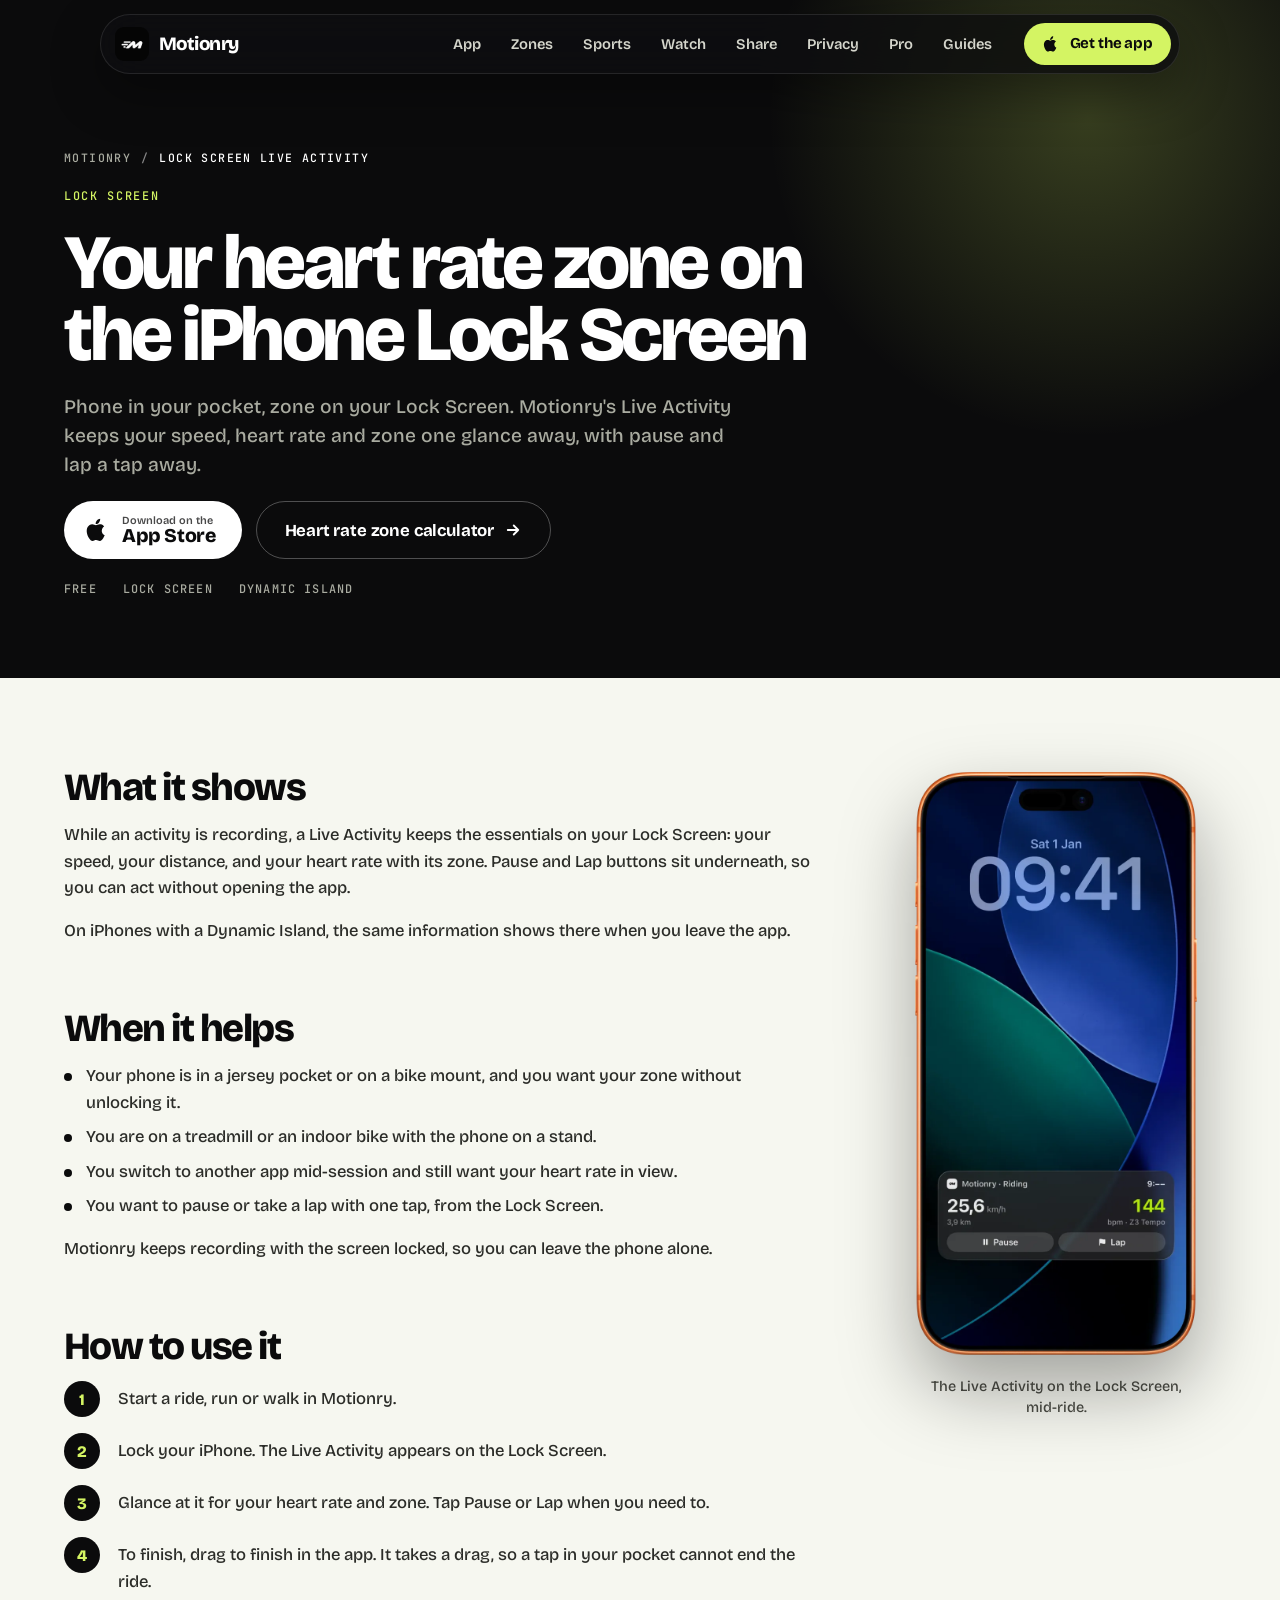
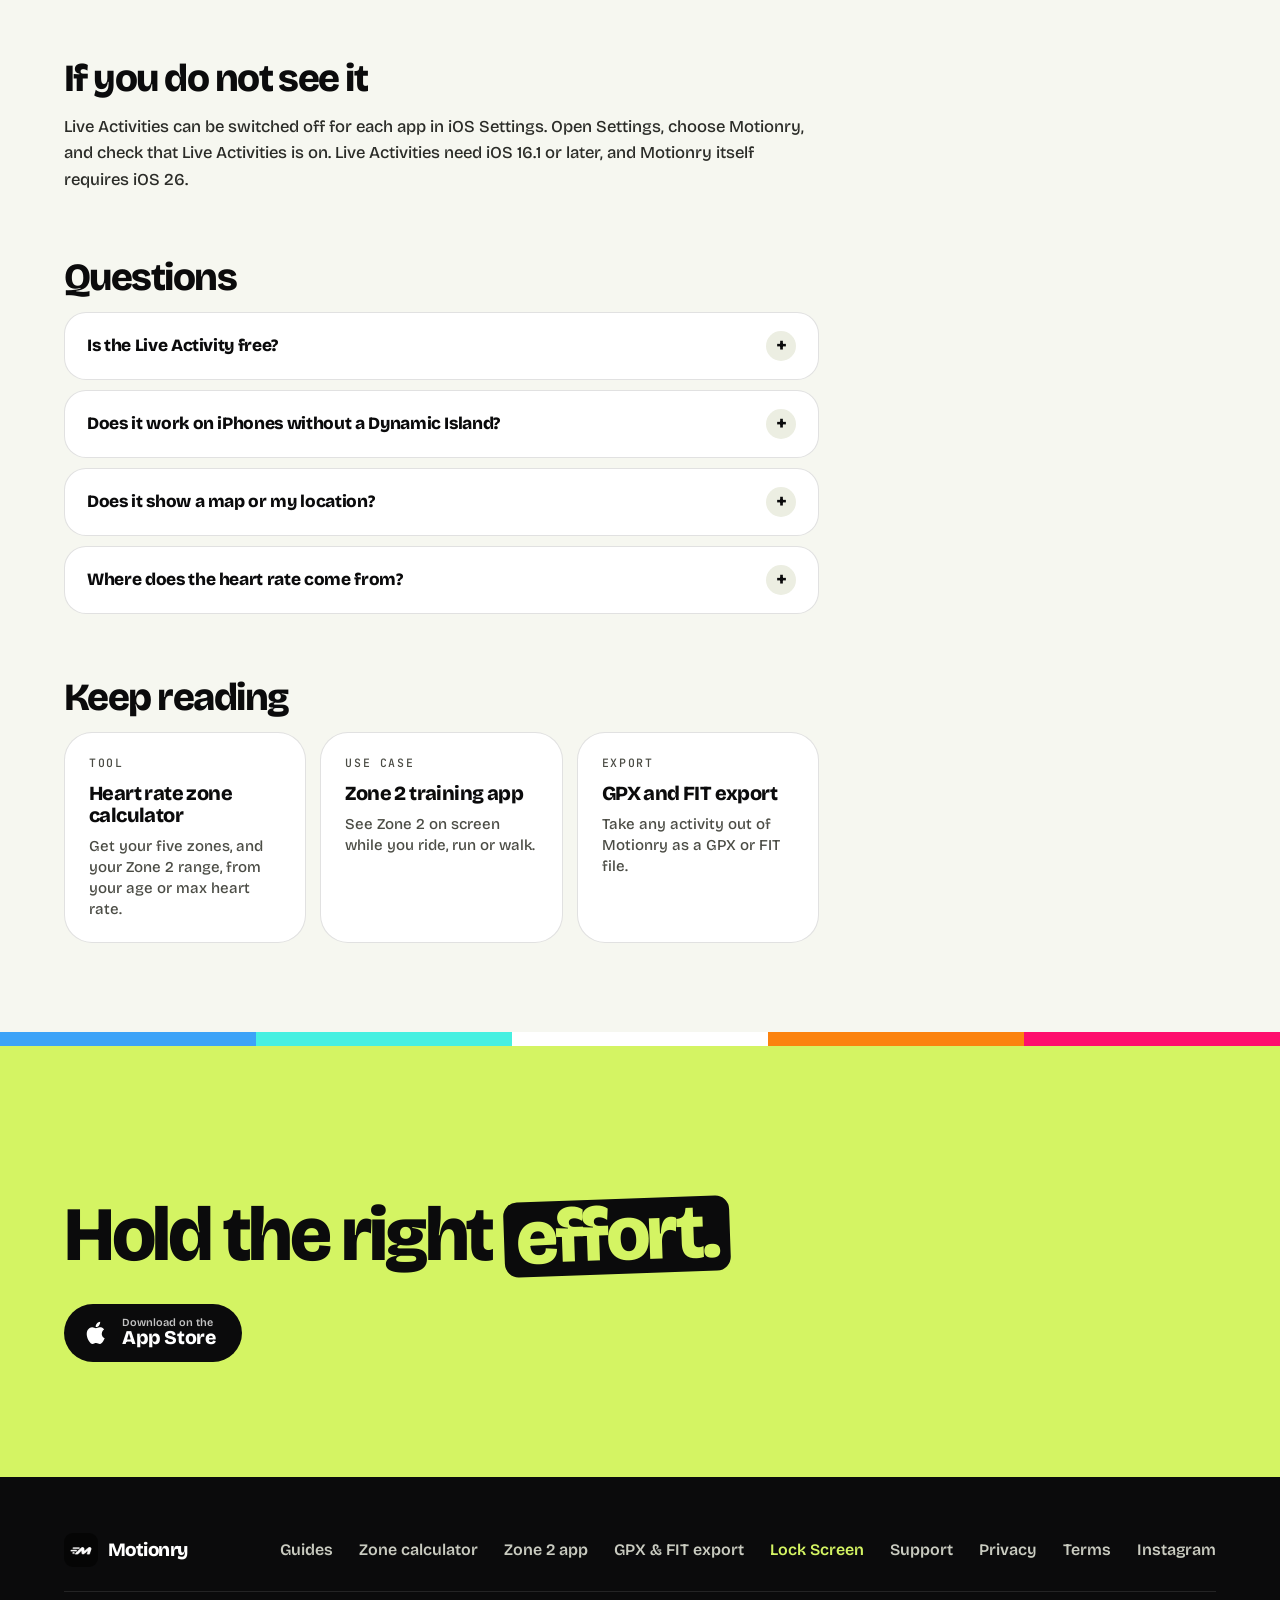
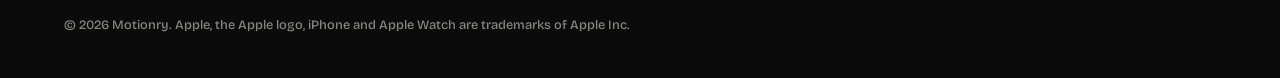
<file: lock-screen-live-activity/index.html>
<!DOCTYPE html>
<html lang="en">
<head>
  <meta charset="utf-8">
  <meta name="viewport" content="width=device-width, initial-scale=1, viewport-fit=cover">
  <title>Heart Rate Zone on Your iPhone Lock Screen · Motionry</title>
  <meta name="description" content="Motionry keeps your speed, heart rate and zone on the iPhone Lock Screen and in the Dynamic Island, with pause and lap a tap away. Free in the app.">
  <meta name="theme-color" content="#0B0B0C">
  <link rel="canonical" href="https://motionryapp.com/lock-screen-live-activity/">
  <meta property="og:type" content="website">
  <meta property="og:site_name" content="Motionry">
  <meta property="og:title" content="Your heart rate zone on the iPhone Lock Screen · Motionry">
  <meta property="og:description" content="Motionry keeps your speed, heart rate and zone on the iPhone Lock Screen and in the Dynamic Island, with pause and lap a tap away. Free in the app.">
  <meta property="og:url" content="https://motionryapp.com/lock-screen-live-activity/">
  <meta property="og:image" content="https://motionryapp.com/assets/img/og.jpg">
  <meta property="og:image:width" content="1200">
  <meta property="og:image:height" content="630">
  <meta property="og:locale" content="en_US">
  <meta name="twitter:card" content="summary_large_image">
  <meta name="apple-itunes-app" content="app-id=6770678614">
  <link rel="icon" href="/favicon.ico" sizes="any">
  <link rel="icon" type="image/png" sizes="32x32" href="/assets/img/favicon-32.png">
  <link rel="apple-touch-icon" href="/assets/img/apple-touch-icon.png">
  <link rel="preconnect" href="https://fonts.googleapis.com">
  <link rel="preconnect" href="https://fonts.gstatic.com" crossorigin>
  <link href="https://fonts.googleapis.com/css2?family=Bricolage+Grotesque:opsz,wght@12..96,200..800&family=JetBrains+Mono:wght@500;700&display=swap" rel="stylesheet">
  <link rel="stylesheet" href="/css/styles.css">
  <script type="application/ld+json">
  {
    "@context": "https://schema.org",
    "@graph": [
      {
        "@type": "WebPage",
        "@id": "https://motionryapp.com/lock-screen-live-activity/#page",
        "url": "https://motionryapp.com/lock-screen-live-activity/",
        "name": "Your heart rate zone on the iPhone Lock Screen",
        "description": "Motionry keeps your speed, heart rate and zone on the iPhone Lock Screen and in the Dynamic Island, with pause and lap a tap away. Free in the app.",
        "inLanguage": "en",
        "isPartOf": {
          "@id": "https://motionryapp.com/#website"
        },
        "about": {
          "@id": "https://motionryapp.com/#app"
        }
      },
      {
        "@type": "BreadcrumbList",
        "itemListElement": [
          {
            "@type": "ListItem",
            "position": 1,
            "name": "Motionry",
            "item": "https://motionryapp.com/"
          },
          {
            "@type": "ListItem",
            "position": 2,
            "name": "Lock Screen Live Activity"
          }
        ]
      }
    ]
  }
  </script>
  <script src="/js/page.js" defer></script>
</head>
<body>

<svg class="sprite" aria-hidden="true">
  <symbol id="i-apple" viewBox="0 0 24 24"><path fill="currentColor" d="M16.4 12.6c0-2.6 2.1-3.8 2.2-3.9-1.2-1.8-3.1-2-3.7-2-1.6-.2-3.1.9-3.9.9-.8 0-2-.9-3.4-.9-1.7 0-3.3 1-4.2 2.6-1.8 3.1-.5 7.7 1.3 10.2.9 1.2 1.9 2.6 3.2 2.6 1.3-.1 1.8-.8 3.3-.8 1.6 0 2 .8 3.4.8 1.4 0 2.3-1.3 3.1-2.5 1-1.4 1.4-2.8 1.4-2.9 0 0-2.7-1-2.7-4.1zM13.9 5c.7-.9 1.2-2.1 1-3.3-1 0-2.3.7-3 1.6-.7.8-1.2 2-1.1 3.2 1.2.1 2.3-.6 3.1-1.5z"/></symbol>
  <symbol id="i-arrow" viewBox="0 0 24 24"><path d="M5 12h14M13 6l6 6-6 6" stroke="currentColor" stroke-width="2.4" fill="none" stroke-linecap="round" stroke-linejoin="round"/></symbol>
</svg>

<header class="nav is-stuck">
  <div class="nav__bar">
    <a href="/" class="brand" aria-label="Motionry home">
      <img src="/assets/img/icon-192.png" alt="" width="34" height="34" class="brand__icon">
      <span class="brand__name">Motionry</span>
    </a>
    <nav class="nav__links" id="nav-links" aria-label="Primary">
      <a href="/#story" class="nav__link">App</a>
      <a href="/#zones" class="nav__link">Zones</a>
      <a href="/#sports" class="nav__link">Sports</a>
      <a href="/#watch" class="nav__link">Watch</a>
      <a href="/#share" class="nav__link">Share</a>
      <a href="/privacy.html" class="nav__link">Privacy</a>
      <a href="/#pro" class="nav__link">Pro</a>
      <a href="/guides/" class="nav__link">Guides</a>
    </nav>
    <a href="/#get" class="btn btn--lime btn--sm nav__cta"><svg><use href="#i-apple"/></svg><span>Get the app</span></a>
    <button class="nav__toggle" type="button" aria-label="Menu" aria-expanded="false" aria-controls="nav-links" data-nav-toggle><span></span><span></span></button>
  </div>
</header>

<main>

  <!-- Hero -->
  <section class="policy-hero">
    <div class="container">
      <nav class="crumbs" aria-label="Breadcrumb">
        <ol>
          <li><a href="/">Motionry</a></li>
          <li aria-current="page">Lock Screen Live Activity</li>
        </ol>
      </nav>
      <div class="eyebrow">Lock Screen</div>
      <h1 class="display-md">Your heart rate zone on the iPhone Lock Screen</h1>
      <p class="lead lead--dark">Phone in your pocket, zone on your Lock Screen. Motionry's Live Activity keeps your speed, heart rate and zone one glance away, with pause and lap a tap away.</p>
      <div class="page-actions">
          <a href="https://apps.apple.com/app/motionry-run-ride-walk/id6770678614" class="store-btn">
            <svg class="store-btn__logo"><use href="#i-apple"/></svg>
            <span class="store-btn__text"><small>Download on the</small><strong>App Store</strong></span>
          </a>
          <a href="/heart-rate-zone-calculator/" class="btn btn--ghost btn--lg">Heart rate zone calculator<svg><use href="#i-arrow"/></svg></a>
      </div>
      <div class="policy-meta">
        <span>Free</span>
        <span>Lock Screen</span>
        <span>Dynamic Island</span>
      </div>
    </div>
  </section>

  <section class="policy-page">
    <div class="container topic">
      <div class="policy-body">

        <section class="policy-section" id="shows">
          <h2>What it shows</h2>
          <p>While an activity is recording, a Live Activity keeps the essentials on your Lock Screen: your speed, your distance, and your heart rate with its zone. Pause and Lap buttons sit underneath, so you can act without opening the app.</p>
          <p>On iPhones with a Dynamic Island, the same information shows there when you leave the app.</p>
        </section>

        <section class="policy-section" id="why">
          <h2>When it helps</h2>
          <ul class="policy-list">
            <li>Your phone is in a jersey pocket or on a bike mount, and you want your zone without unlocking it.</li>
            <li>You are on a treadmill or an indoor bike with the phone on a stand.</li>
            <li>You switch to another app mid-session and still want your heart rate in view.</li>
            <li>You want to pause or take a lap with one tap, from the Lock Screen.</li>
          </ul>
          <p>Motionry keeps recording with the screen locked, so you can leave the phone alone.</p>
        </section>

        <section class="policy-section" id="use">
          <h2>How to use it</h2>
          <ol class="steps">
            <li>Start a ride, run or walk in Motionry.</li>
            <li>Lock your iPhone. The Live Activity appears on the Lock Screen.</li>
            <li>Glance at it for your heart rate and zone. Tap Pause or Lap when you need to.</li>
            <li>To finish, drag to finish in the app. It takes a drag, so a tap in your pocket cannot end the ride.</li>
          </ol>
        </section>

        <section class="policy-section" id="missing">
          <h2>If you do not see it</h2>
          <p>Live Activities can be switched off for each app in iOS Settings. Open Settings, choose Motionry, and check that Live Activities is on. Live Activities need iOS 16.1 or later, and Motionry itself requires iOS 26.</p>
        </section>

        <section class="policy-section" id="faq">
          <h2>Questions</h2>
          <div class="faq">
            <details>
              <summary>Is the Live Activity free?</summary>
              <div><p>Yes. It is part of the free plan, along with live heart rate zones and GPS recording.</p></div>
            </details>
            <details>
              <summary>Does it work on iPhones without a Dynamic Island?</summary>
              <div><p>Yes. The Lock Screen Live Activity works on any iPhone that runs Motionry. Only iPhones with a Dynamic Island also show it there.</p></div>
            </details>
            <details>
              <summary>Does it show a map or my location?</summary>
              <div><p>No. It shows numbers only: speed, distance, heart rate and zone, plus the Pause and Lap buttons.</p></div>
            </details>
            <details>
              <summary>Where does the heart rate come from?</summary>
              <div><p>From your Apple Watch or from a Bluetooth chest strap such as a Polar H10. An iPhone has no heart rate sensor of its own.</p></div>
            </details>
          </div>
        </section>
        <section class="policy-section" id="related">
          <h2>Keep reading</h2>
          <div class="related">
            <a href="/heart-rate-zone-calculator/"><span class="mono-label">Tool</span><strong>Heart rate zone calculator</strong><p>Get your five zones, and your Zone 2 range, from your age or max heart rate.</p></a>
            <a href="/zone-2-training-app/"><span class="mono-label">Use case</span><strong>Zone 2 training app</strong><p>See Zone 2 on screen while you ride, run or walk.</p></a>
            <a href="/gpx-fit-export/"><span class="mono-label">Export</span><strong>GPX and FIT export</strong><p>Take any activity out of Motionry as a GPX or FIT file.</p></a>
          </div>
        </section>

      </div>
      <aside class="topic__aside">
        <div class="phone" style="--w: 290px"><div class="phone__screen"><img src="/assets/img/mockups/mockup-lock.webp" alt="Motionry Live Activity on the iPhone Lock Screen showing 25.6 km/h, 3.9 km and 144 bpm in Zone 3 Tempo, with Pause and Lap buttons" width="735" height="1500" decoding="async"></div></div>
        <p class="topic__cap">The Live Activity on the Lock Screen, mid-ride.</p>
      </aside>
    </div>
  </section>

  <!-- Download -->
  <section class="download policy-end">
    <div class="download__zones" aria-hidden="true"><span></span><span></span><span></span><span></span><span></span></div>
    <div class="container download__inner">
      <div class="download__cta">
        <h2 class="display-md">Hold the right <span class="hl-ink">effort.</span></h2>
        <div class="download__buttons">
          <a href="https://apps.apple.com/app/motionry-run-ride-walk/id6770678614" class="store-btn store-btn--ink">
            <svg class="store-btn__logo"><use href="#i-apple"/></svg>
            <span class="store-btn__text"><small>Download on the</small><strong>App Store</strong></span>
          </a>
        </div>
      </div>
    </div>
  </section>
</main>

<footer class="footer">
  <div class="container footer__inner">
    <a href="/" class="brand brand--footer" aria-label="Motionry home">
      <img src="/assets/img/icon-192.png" alt="" width="34" height="34" class="brand__icon" loading="lazy">
      <span class="brand__name">Motionry</span>
    </a>
    <nav class="footer__links" aria-label="Footer">
      <a href="/guides/">Guides</a>
      <a href="/heart-rate-zone-calculator/">Zone calculator</a>
      <a href="/zone-2-training-app/">Zone 2 app</a>
      <a href="/gpx-fit-export/">GPX &amp; FIT export</a>
      <a href="/lock-screen-live-activity/" aria-current="page">Lock Screen</a>
      <a href="/support/">Support</a>
      <a href="/privacy.html">Privacy</a>
      <a href="/terms/">Terms</a>
      <a href="https://www.instagram.com/motionry.app/" target="_blank" rel="noopener">Instagram</a>
    </nav>
    <p class="footer__legal">© 2026 Motionry. Apple, the Apple logo, iPhone and Apple Watch are trademarks of Apple Inc.</p>
  </div>
</footer>

</body>
</html>
</file>
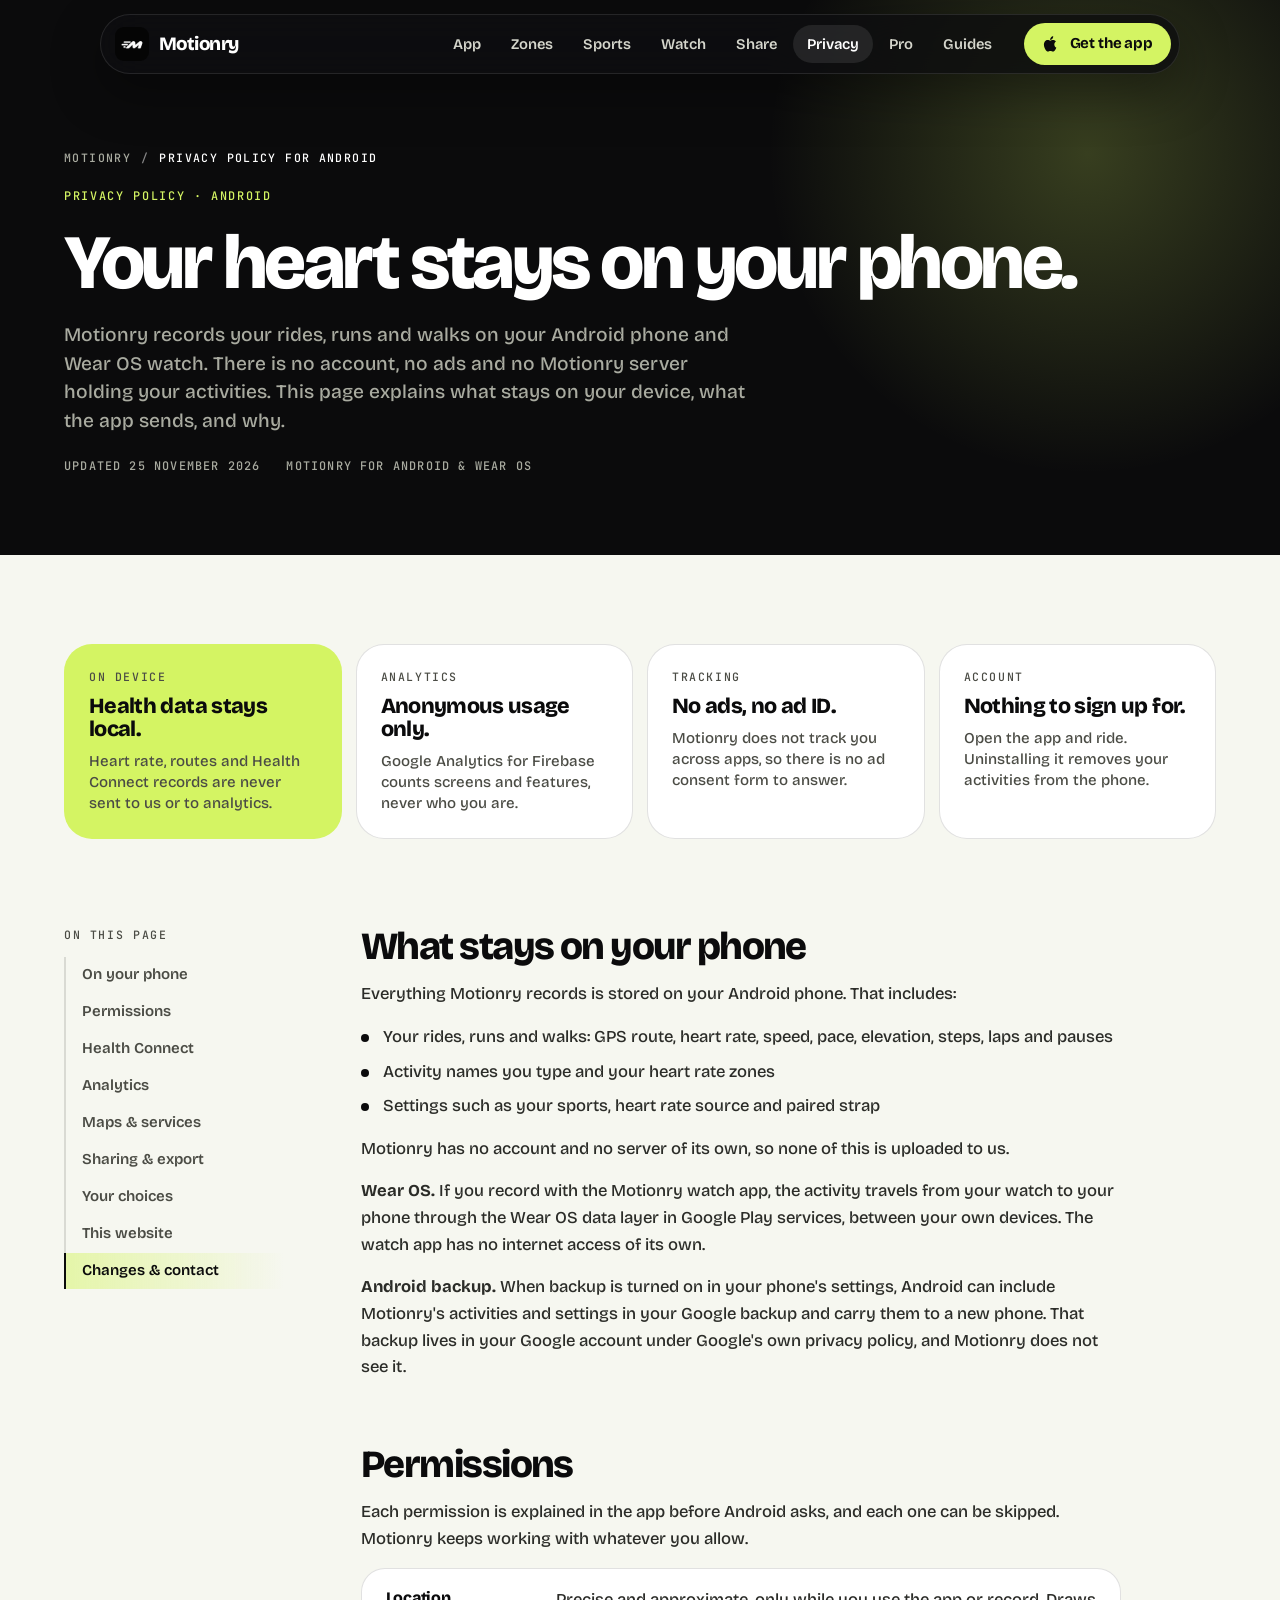
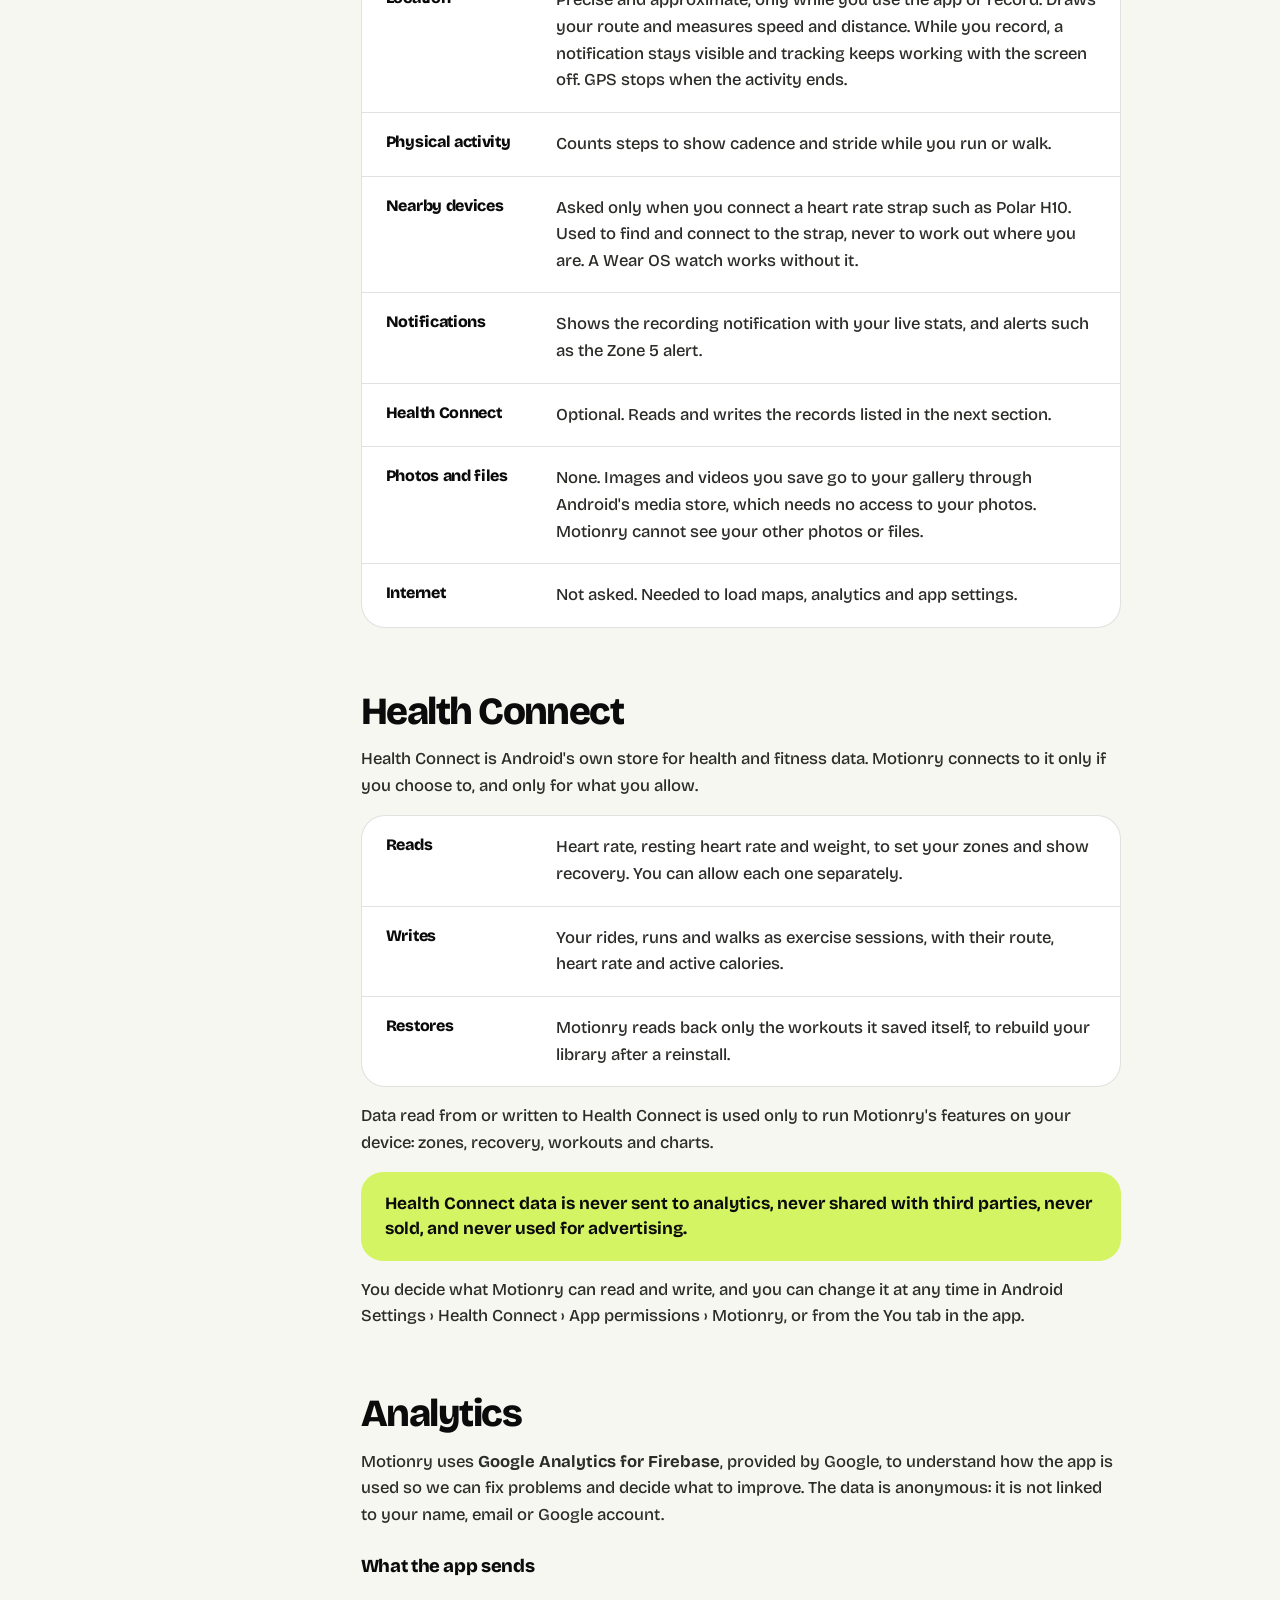
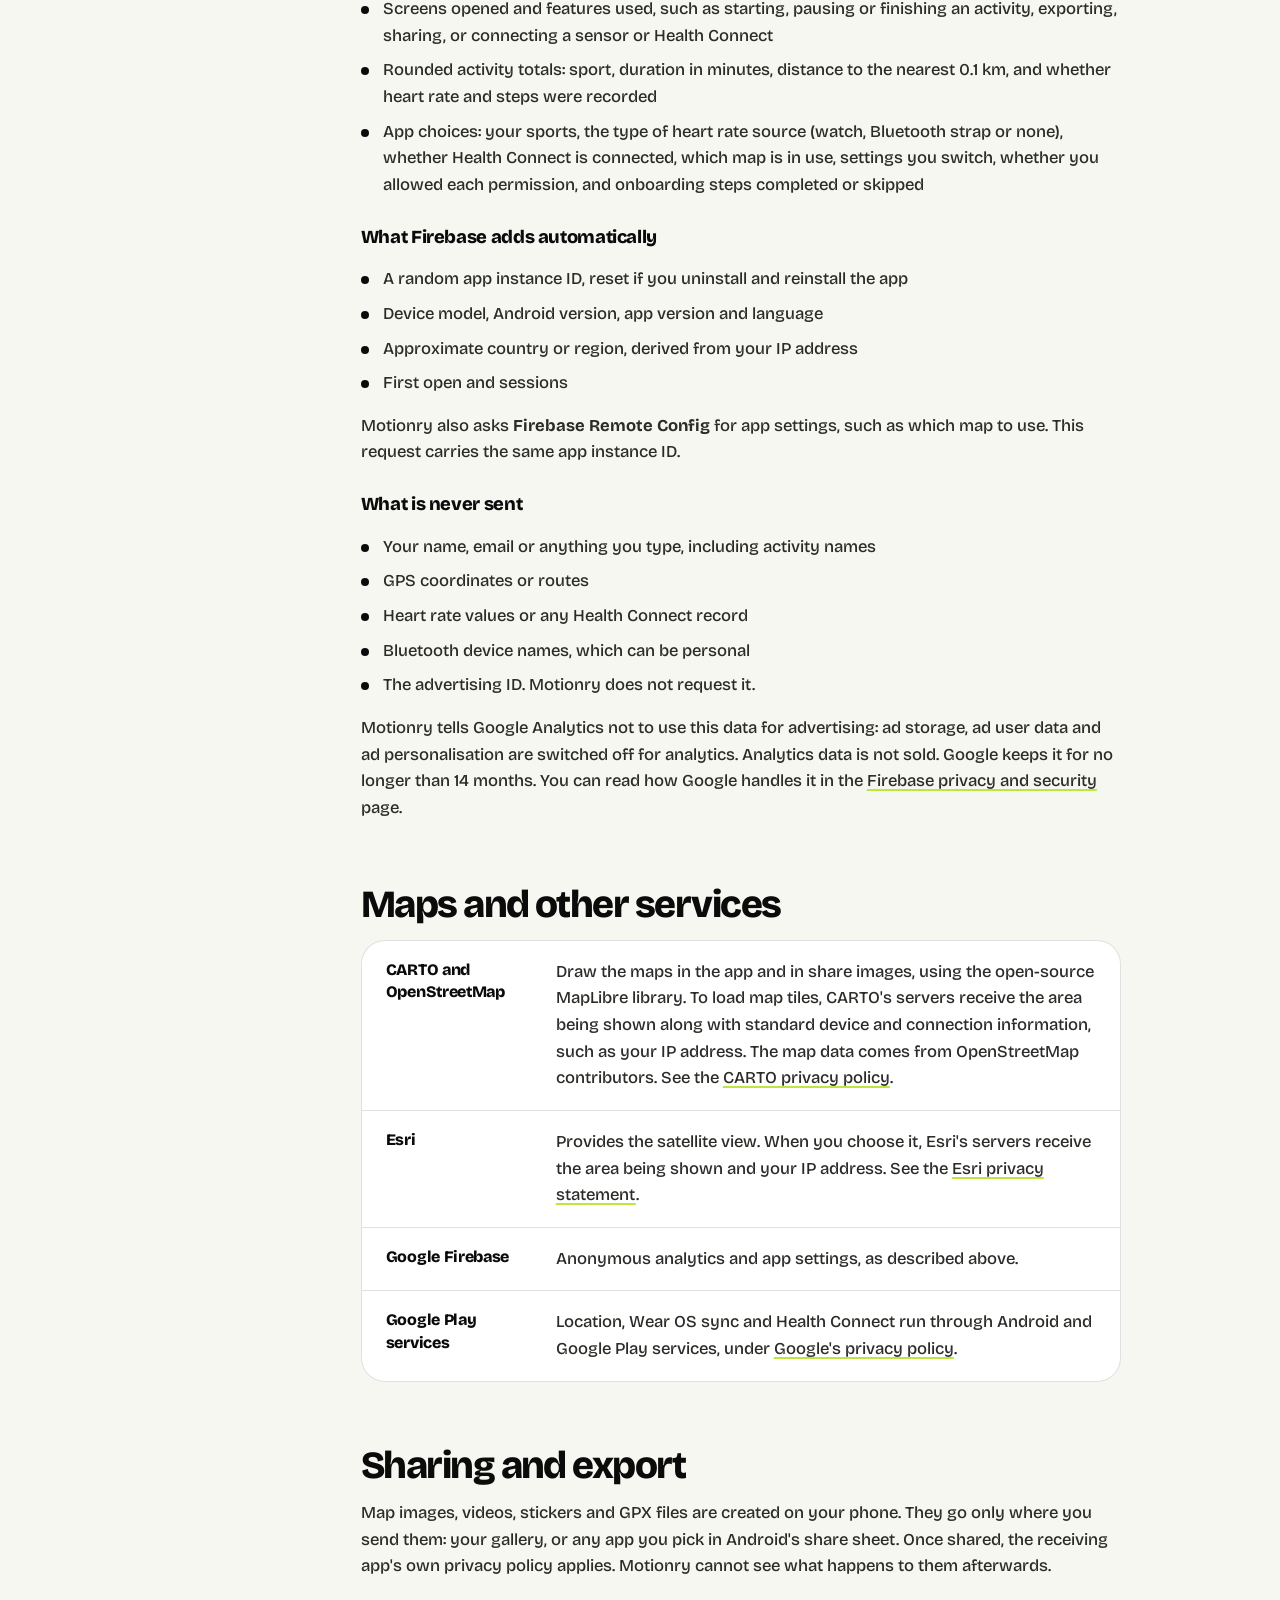
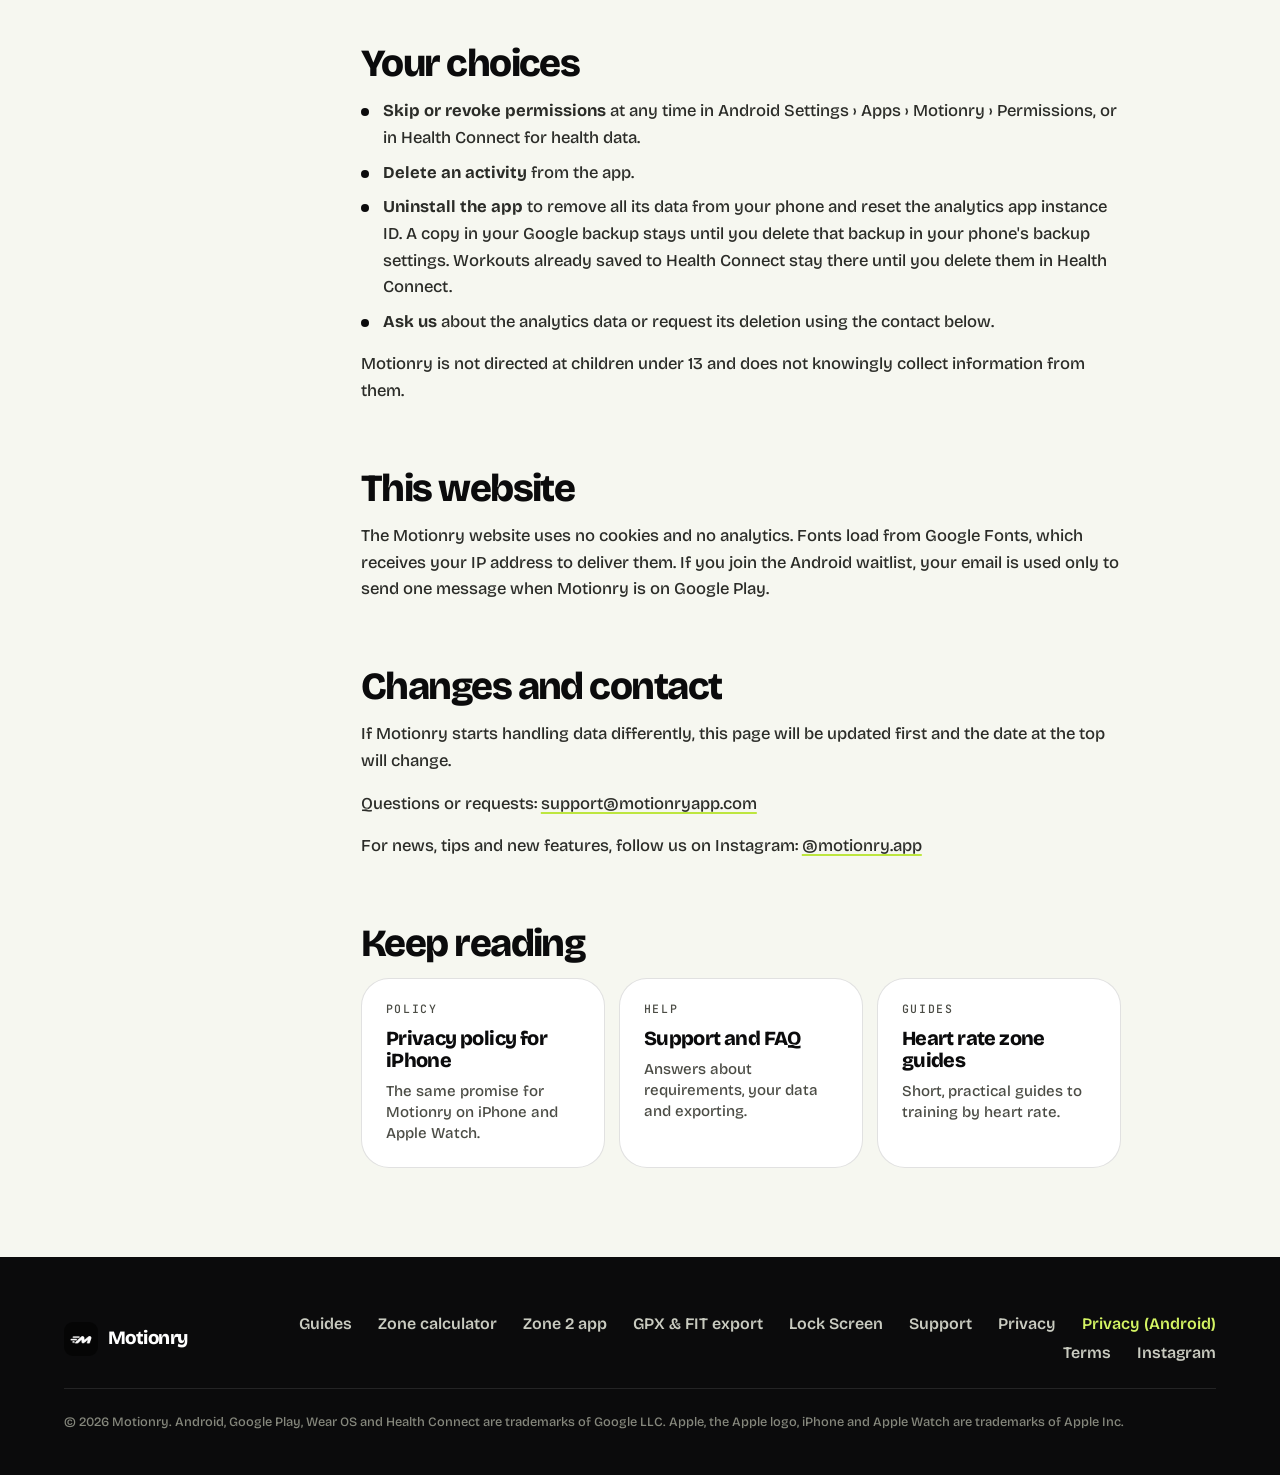
<file: privacy-android/index.html>
<!DOCTYPE html>
<html lang="en">
<head>
  <meta charset="utf-8">
  <meta name="viewport" content="width=device-width, initial-scale=1, viewport-fit=cover">
  <title>Privacy Policy for Android · Motionry</title>
  <meta name="description" content="How Motionry for Android handles your data: heart rate, routes and Health Connect records stay on your phone. Anonymous analytics only, no ads and no tracking.">
  <meta name="theme-color" content="#0B0B0C">
  <link rel="canonical" href="https://motionryapp.com/privacy-android/">
  <meta property="og:type" content="website">
  <meta property="og:site_name" content="Motionry">
  <meta property="og:title" content="Privacy Policy for Android · Motionry">
  <meta property="og:description" content="How Motionry for Android handles your data: heart rate, routes and Health Connect records stay on your phone.">
  <meta property="og:url" content="https://motionryapp.com/privacy-android/">
  <meta property="og:image" content="https://motionryapp.com/assets/img/og.jpg">
  <meta property="og:image:width" content="1200">
  <meta property="og:image:height" content="630">
  <meta property="og:locale" content="en_US">
  <meta name="twitter:card" content="summary_large_image">
  <link rel="icon" href="/favicon.ico" sizes="any">
  <link rel="icon" type="image/png" sizes="32x32" href="/assets/img/favicon-32.png">
  <link rel="apple-touch-icon" href="/assets/img/apple-touch-icon.png">
  <link rel="preconnect" href="https://fonts.googleapis.com">
  <link rel="preconnect" href="https://fonts.gstatic.com" crossorigin>
  <link href="https://fonts.googleapis.com/css2?family=Bricolage+Grotesque:opsz,wght@12..96,200..800&family=JetBrains+Mono:wght@500;700&display=swap" rel="stylesheet">
  <link rel="stylesheet" href="/css/styles.css">
  <script type="application/ld+json">
  {
    "@context": "https://schema.org",
    "@graph": [
      {
        "@type": "WebPage",
        "@id": "https://motionryapp.com/privacy-android/#page",
        "url": "https://motionryapp.com/privacy-android/",
        "name": "Privacy Policy for Android",
        "description": "How Motionry for Android handles your data: heart rate, routes and Health Connect records stay on your phone. Anonymous analytics only, no ads and no tracking.",
        "inLanguage": "en",
        "isPartOf": {
          "@id": "https://motionryapp.com/#website"
        },
        "about": {
          "@id": "https://motionryapp.com/#app"
        }
      },
      {
        "@type": "BreadcrumbList",
        "itemListElement": [
          {
            "@type": "ListItem",
            "position": 1,
            "name": "Motionry",
            "item": "https://motionryapp.com/"
          },
          {
            "@type": "ListItem",
            "position": 2,
            "name": "Privacy Policy for Android"
          }
        ]
      }
    ]
  }
  </script>
  <script src="/js/page.js" defer></script>
</head>
<body>

<svg class="sprite" aria-hidden="true">
  <symbol id="i-apple" viewBox="0 0 24 24"><path fill="currentColor" d="M16.4 12.6c0-2.6 2.1-3.8 2.2-3.9-1.2-1.8-3.1-2-3.7-2-1.6-.2-3.1.9-3.9.9-.8 0-2-.9-3.4-.9-1.7 0-3.3 1-4.2 2.6-1.8 3.1-.5 7.7 1.3 10.2.9 1.2 1.9 2.6 3.2 2.6 1.3-.1 1.8-.8 3.3-.8 1.6 0 2 .8 3.4.8 1.4 0 2.3-1.3 3.1-2.5 1-1.4 1.4-2.8 1.4-2.9 0 0-2.7-1-2.7-4.1zM13.9 5c.7-.9 1.2-2.1 1-3.3-1 0-2.3.7-3 1.6-.7.8-1.2 2-1.1 3.2 1.2.1 2.3-.6 3.1-1.5z"/></symbol>
</svg>

<header class="nav is-stuck">
  <div class="nav__bar">
    <a href="/" class="brand" aria-label="Motionry home">
      <img src="/assets/img/icon-192.png" alt="" width="34" height="34" class="brand__icon">
      <span class="brand__name">Motionry</span>
    </a>
    <nav class="nav__links" id="nav-links" aria-label="Primary">
      <a href="/#story" class="nav__link">App</a>
      <a href="/#zones" class="nav__link">Zones</a>
      <a href="/#sports" class="nav__link">Sports</a>
      <a href="/#watch" class="nav__link">Watch</a>
      <a href="/#share" class="nav__link">Share</a>
      <a href="/privacy.html" class="nav__link is-active" aria-current="page">Privacy</a>
      <a href="/#pro" class="nav__link">Pro</a>
      <a href="/guides/" class="nav__link">Guides</a>
    </nav>
    <a href="/#get" class="btn btn--lime btn--sm nav__cta"><svg><use href="#i-apple"/></svg><span>Get the app</span></a>
    <button class="nav__toggle" type="button" aria-label="Menu" aria-expanded="false" aria-controls="nav-links" data-nav-toggle><span></span><span></span></button>
  </div>
</header>

<main>

  <!-- Hero -->
  <section class="policy-hero">
    <div class="container">
      <nav class="crumbs" aria-label="Breadcrumb">
        <ol>
          <li><a href="/">Motionry</a></li>
          <li aria-current="page">Privacy policy for Android</li>
        </ol>
      </nav>
      <div class="eyebrow">Privacy policy · Android</div>
      <h1 class="display-md">Your heart stays on your phone.</h1>
      <p class="lead lead--dark">Motionry records your rides, runs and walks on your Android phone and Wear OS watch. There is no account, no ads and no Motionry server holding your activities. This page explains what stays on your device, what the app sends, and why.</p>
      <div class="policy-meta">
        <span>Updated 25 November 2026</span>
        <span>Motionry for Android &amp; Wear OS</span>
      </div>
    </div>
  </section>

  <!-- At a glance + policy -->
  <section class="policy-page">
    <div class="container">
      <div class="policy-summary">
        <div class="policy-summary__item">
          <span class="mono-label">On device</span>
          <strong>Health data stays local.</strong>
          <p>Heart rate, routes and Health Connect records are never sent to us or to analytics.</p>
        </div>
        <div class="policy-summary__item">
          <span class="mono-label">Analytics</span>
          <strong>Anonymous usage only.</strong>
          <p>Google Analytics for Firebase counts screens and features, never who you are.</p>
        </div>
        <div class="policy-summary__item">
          <span class="mono-label">Tracking</span>
          <strong>No ads, no ad ID.</strong>
          <p>Motionry does not track you across apps, so there is no ad consent form to answer.</p>
        </div>
        <div class="policy-summary__item">
          <span class="mono-label">Account</span>
          <strong>Nothing to sign up for.</strong>
          <p>Open the app and ride. Uninstalling it removes your activities from the phone.</p>
        </div>
      </div>
    </div>
    <div class="container policy">
      <nav class="policy-toc" aria-label="On this page">
        <div class="mono-label">On this page</div>
        <ul>
          <li><a href="#on-device">On your phone</a></li>
          <li><a href="#permissions">Permissions</a></li>
          <li><a href="#health-connect">Health Connect</a></li>
          <li><a href="#analytics">Analytics</a></li>
          <li><a href="#services">Maps &amp; services</a></li>
          <li><a href="#sharing">Sharing &amp; export</a></li>
          <li><a href="#choices">Your choices</a></li>
          <li><a href="#website">This website</a></li>
          <li><a href="#changes">Changes &amp; contact</a></li>
        </ul>
      </nav>

      <div class="policy-body">

        <section class="policy-section" id="on-device">
          <h2>What stays on your phone</h2>
          <p>Everything Motionry records is stored on your Android phone. That includes:</p>
          <ul class="policy-list">
            <li>Your rides, runs and walks: GPS route, heart rate, speed, pace, elevation, steps, laps and pauses</li>
            <li>Activity names you type and your heart rate zones</li>
            <li>Settings such as your sports, heart rate source and paired strap</li>
          </ul>
          <p>Motionry has no account and no server of its own, so none of this is uploaded to us.</p>
          <p><strong>Wear OS.</strong> If you record with the Motionry watch app, the activity travels from your watch to your phone through the Wear OS data layer in Google Play services, between your own devices. The watch app has no internet access of its own.</p>
          <p><strong>Android backup.</strong> When backup is turned on in your phone's settings, Android can include Motionry's activities and settings in your Google backup and carry them to a new phone. That backup lives in your Google account under Google's own privacy policy, and Motionry does not see it.</p>
        </section>

        <section class="policy-section" id="permissions">
          <h2>Permissions</h2>
          <p>Each permission is explained in the app before Android asks, and each one can be skipped. Motionry keeps working with whatever you allow.</p>
          <dl class="policy-table">
            <div class="policy-table__row">
              <dt>Location</dt>
              <dd>Precise and approximate, only while you use the app or record. Draws your route and measures speed and distance. While you record, a notification stays visible and tracking keeps working with the screen off. GPS stops when the activity ends.</dd>
            </div>
            <div class="policy-table__row">
              <dt>Physical activity</dt>
              <dd>Counts steps to show cadence and stride while you run or walk.</dd>
            </div>
            <div class="policy-table__row">
              <dt>Nearby devices</dt>
              <dd>Asked only when you connect a heart rate strap such as Polar H10. Used to find and connect to the strap, never to work out where you are. A Wear OS watch works without it.</dd>
            </div>
            <div class="policy-table__row">
              <dt>Notifications</dt>
              <dd>Shows the recording notification with your live stats, and alerts such as the Zone 5 alert.</dd>
            </div>
            <div class="policy-table__row">
              <dt>Health Connect</dt>
              <dd>Optional. Reads and writes the records listed in the next section.</dd>
            </div>
            <div class="policy-table__row">
              <dt>Photos and files</dt>
              <dd>None. Images and videos you save go to your gallery through Android's media store, which needs no access to your photos. Motionry cannot see your other photos or files.</dd>
            </div>
            <div class="policy-table__row">
              <dt>Internet</dt>
              <dd>Not asked. Needed to load maps, analytics and app settings.</dd>
            </div>
          </dl>
        </section>

        <section class="policy-section" id="health-connect">
          <h2>Health Connect</h2>
          <p>Health Connect is Android's own store for health and fitness data. Motionry connects to it only if you choose to, and only for what you allow.</p>
          <dl class="policy-table">
            <div class="policy-table__row">
              <dt>Reads</dt>
              <dd>Heart rate, resting heart rate and weight, to set your zones and show recovery. You can allow each one separately.</dd>
            </div>
            <div class="policy-table__row">
              <dt>Writes</dt>
              <dd>Your rides, runs and walks as exercise sessions, with their route, heart rate and active calories.</dd>
            </div>
            <div class="policy-table__row">
              <dt>Restores</dt>
              <dd>Motionry reads back only the workouts it saved itself, to rebuild your library after a reinstall.</dd>
            </div>
          </dl>
          <p>Data read from or written to Health Connect is used only to run Motionry's features on your device: zones, recovery, workouts and charts.</p>
          <div class="policy-callout">Health Connect data is never sent to analytics, never shared with third parties, never sold, and never used for advertising.</div>
          <p>You decide what Motionry can read and write, and you can change it at any time in Android Settings › Health Connect › App permissions › Motionry, or from the You tab in the app.</p>
        </section>

        <section class="policy-section" id="analytics">
          <h2>Analytics</h2>
          <p>Motionry uses <strong>Google Analytics for Firebase</strong>, provided by Google, to understand how the app is used so we can fix problems and decide what to improve. The data is anonymous: it is not linked to your name, email or Google account.</p>

          <h3>What the app sends</h3>
          <ul class="policy-list">
            <li>Screens opened and features used, such as starting, pausing or finishing an activity, exporting, sharing, or connecting a sensor or Health Connect</li>
            <li>Rounded activity totals: sport, duration in minutes, distance to the nearest 0.1 km, and whether heart rate and steps were recorded</li>
            <li>App choices: your sports, the type of heart rate source (watch, Bluetooth strap or none), whether Health Connect is connected, which map is in use, settings you switch, whether you allowed each permission, and onboarding steps completed or skipped</li>
          </ul>

          <h3>What Firebase adds automatically</h3>
          <ul class="policy-list">
            <li>A random app instance ID, reset if you uninstall and reinstall the app</li>
            <li>Device model, Android version, app version and language</li>
            <li>Approximate country or region, derived from your IP address</li>
            <li>First open and sessions</li>
          </ul>
          <p>Motionry also asks <strong>Firebase Remote Config</strong> for app settings, such as which map to use. This request carries the same app instance ID.</p>

          <h3>What is never sent</h3>
          <ul class="policy-list">
            <li>Your name, email or anything you type, including activity names</li>
            <li>GPS coordinates or routes</li>
            <li>Heart rate values or any Health Connect record</li>
            <li>Bluetooth device names, which can be personal</li>
            <li>The advertising ID. Motionry does not request it.</li>
          </ul>

          <p>Motionry tells Google Analytics not to use this data for advertising: ad storage, ad user data and ad personalisation are switched off for analytics. Analytics data is not sold. Google keeps it for no longer than 14 months. You can read how Google handles it in the <a href="https://firebase.google.com/support/privacy" target="_blank" rel="noopener">Firebase privacy and security</a> page.</p>
        </section>

        <section class="policy-section" id="services">
          <h2>Maps and other services</h2>
          <dl class="policy-table">
            <div class="policy-table__row">
              <dt>CARTO and OpenStreetMap</dt>
              <dd>Draw the maps in the app and in share images, using the open-source MapLibre library. To load map tiles, CARTO's servers receive the area being shown along with standard device and connection information, such as your IP address. The map data comes from OpenStreetMap contributors. See the <a href="https://carto.com/privacy/" target="_blank" rel="noopener">CARTO privacy policy</a>.</dd>
            </div>
            <div class="policy-table__row">
              <dt>Esri</dt>
              <dd>Provides the satellite view. When you choose it, Esri's servers receive the area being shown and your IP address. See the <a href="https://www.esri.com/en-us/privacy/privacy-statements/privacy-statement" target="_blank" rel="noopener">Esri privacy statement</a>.</dd>
            </div>
            <div class="policy-table__row">
              <dt>Google Firebase</dt>
              <dd>Anonymous analytics and app settings, as described above.</dd>
            </div>
            <div class="policy-table__row">
              <dt>Google Play services</dt>
              <dd>Location, Wear OS sync and Health Connect run through Android and Google Play services, under <a href="https://policies.google.com/privacy" target="_blank" rel="noopener">Google's privacy policy</a>.</dd>
            </div>
          </dl>
        </section>

        <section class="policy-section" id="sharing">
          <h2>Sharing and export</h2>
          <p>Map images, videos, stickers and GPX files are created on your phone. They go only where you send them: your gallery, or any app you pick in Android's share sheet. Once shared, the receiving app's own privacy policy applies. Motionry cannot see what happens to them afterwards.</p>
        </section>

        <section class="policy-section" id="choices">
          <h2>Your choices</h2>
          <ul class="policy-list">
            <li><strong>Skip or revoke permissions</strong> at any time in Android Settings › Apps › Motionry › Permissions, or in Health Connect for health data.</li>
            <li><strong>Delete an activity</strong> from the app.</li>
            <li><strong>Uninstall the app</strong> to remove all its data from your phone and reset the analytics app instance ID. A copy in your Google backup stays until you delete that backup in your phone's backup settings. Workouts already saved to Health Connect stay there until you delete them in Health Connect.</li>
            <li><strong>Ask us</strong> about the analytics data or request its deletion using the contact below.</li>
          </ul>
          <p>Motionry is not directed at children under 13 and does not knowingly collect information from them.</p>
        </section>

        <section class="policy-section" id="website">
          <h2>This website</h2>
          <p>The Motionry website uses no cookies and no analytics. Fonts load from Google Fonts, which receives your IP address to deliver them. If you join the Android waitlist, your email is used only to send one message when Motionry is on Google Play.</p>
        </section>

        <section class="policy-section" id="changes">
          <h2>Changes and contact</h2>
          <p>If Motionry starts handling data differently, this page will be updated first and the date at the top will change.</p>
          <p>Questions or requests: <a href="mailto:support@motionryapp.com">support@motionryapp.com</a></p>
          <p>For news, tips and new features, follow us on Instagram: <a href="https://www.instagram.com/motionry.app/" target="_blank" rel="noopener">@motionry.app</a></p>
        </section>

        <section class="policy-section" id="related">
          <h2>Keep reading</h2>
          <div class="related">
            <a href="/privacy.html"><span class="mono-label">Policy</span><strong>Privacy policy for iPhone</strong><p>The same promise for Motionry on iPhone and Apple Watch.</p></a>
            <a href="/support/"><span class="mono-label">Help</span><strong>Support and FAQ</strong><p>Answers about requirements, your data and exporting.</p></a>
            <a href="/guides/"><span class="mono-label">Guides</span><strong>Heart rate zone guides</strong><p>Short, practical guides to training by heart rate.</p></a>
          </div>
        </section>

      </div>
    </div>
  </section>
</main>

<footer class="footer">
  <div class="container footer__inner">
    <a href="/" class="brand brand--footer" aria-label="Motionry home">
      <img src="/assets/img/icon-192.png" alt="" width="34" height="34" class="brand__icon" loading="lazy">
      <span class="brand__name">Motionry</span>
    </a>
    <nav class="footer__links" aria-label="Footer">
      <a href="/guides/">Guides</a>
      <a href="/heart-rate-zone-calculator/">Zone calculator</a>
      <a href="/zone-2-training-app/">Zone 2 app</a>
      <a href="/gpx-fit-export/">GPX &amp; FIT export</a>
      <a href="/lock-screen-live-activity/">Lock Screen</a>
      <a href="/support/">Support</a>
      <a href="/privacy.html">Privacy</a>
      <a href="/privacy-android/" aria-current="page">Privacy (Android)</a>
      <a href="/terms/">Terms</a>
      <a href="https://www.instagram.com/motionry.app/" target="_blank" rel="noopener">Instagram</a>
    </nav>
    <p class="footer__legal">© 2026 Motionry. Android, Google Play, Wear OS and Health Connect are trademarks of Google LLC. Apple, the Apple logo, iPhone and Apple Watch are trademarks of Apple Inc.</p>
  </div>
</footer>

</body>
</html>
</file>
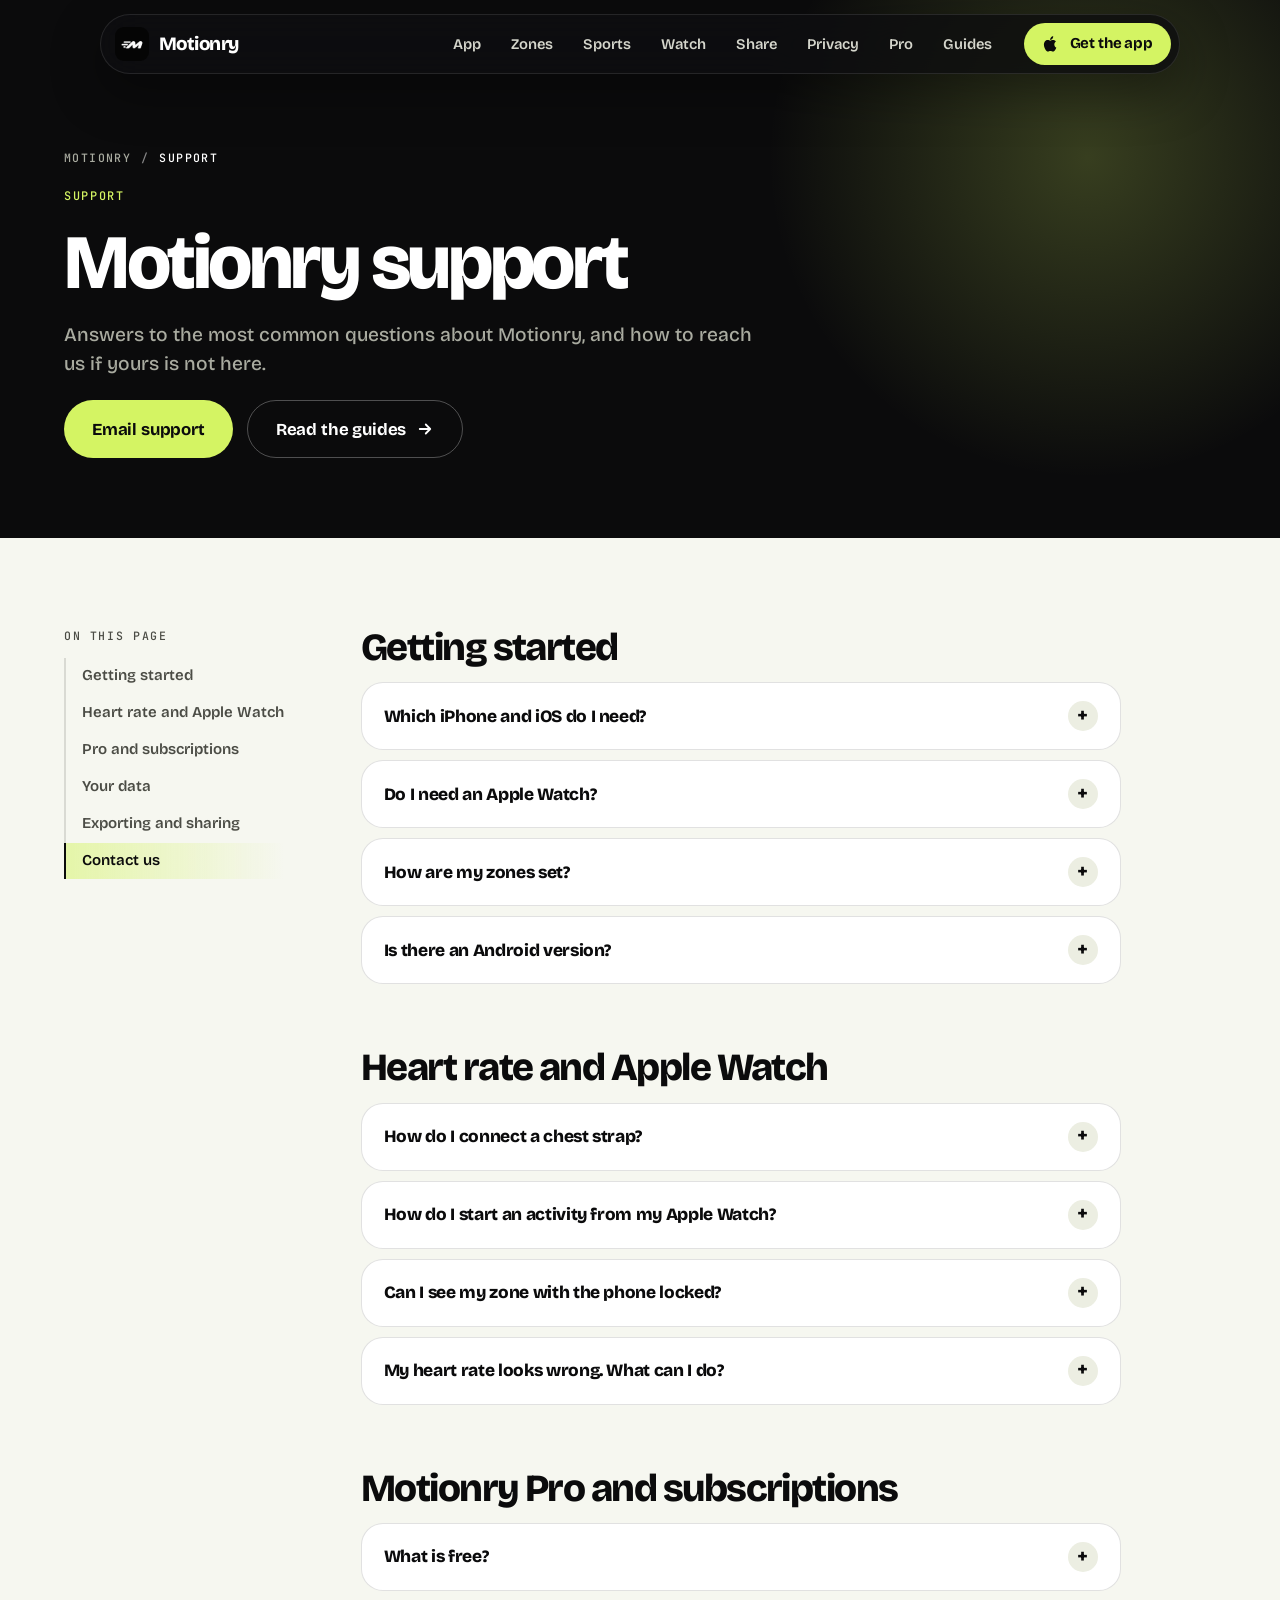
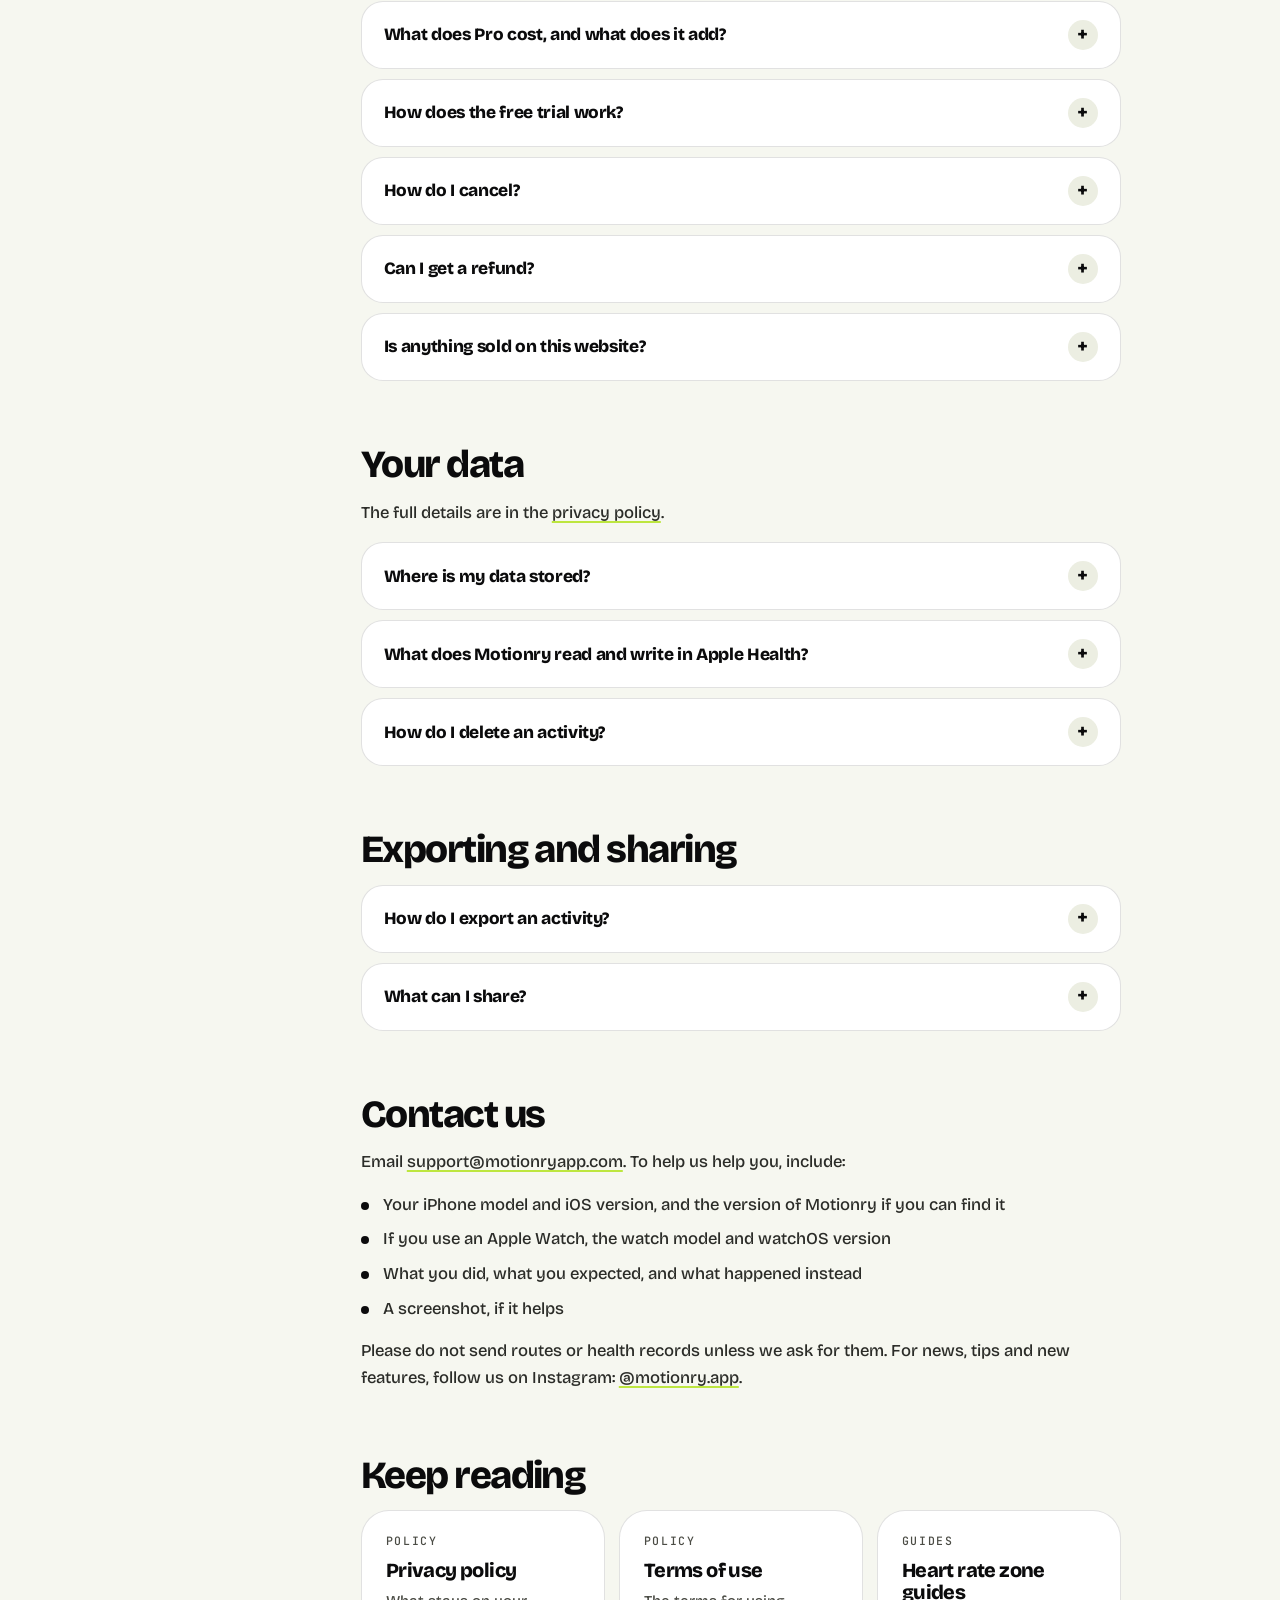
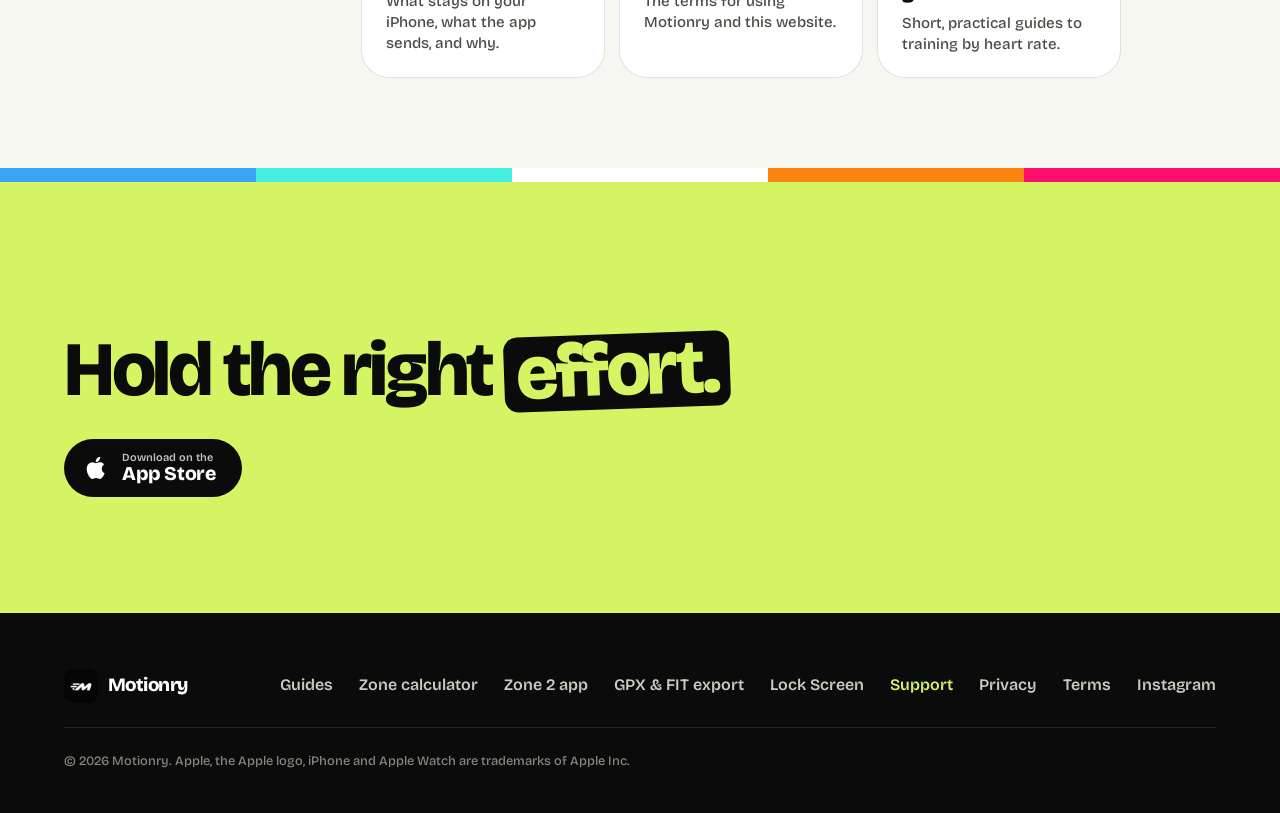
<file: support/index.html>
<!DOCTYPE html>
<html lang="en">
<head>
  <meta charset="utf-8">
  <meta name="viewport" content="width=device-width, initial-scale=1, viewport-fit=cover">
  <title>Motionry Support and FAQ · Motionry</title>
  <meta name="description" content="Answers about Motionry for iPhone and Apple Watch: requirements, heart rate sources, Pro and subscriptions, your data, exporting, and how to contact us.">
  <meta name="theme-color" content="#0B0B0C">
  <link rel="canonical" href="https://motionryapp.com/support/">
  <meta property="og:type" content="website">
  <meta property="og:site_name" content="Motionry">
  <meta property="og:title" content="Motionry support and FAQ">
  <meta property="og:description" content="Answers about Motionry for iPhone and Apple Watch: requirements, heart rate sources, Pro and subscriptions, your data, exporting, and how to contact us.">
  <meta property="og:url" content="https://motionryapp.com/support/">
  <meta property="og:image" content="https://motionryapp.com/assets/img/og.jpg">
  <meta property="og:image:width" content="1200">
  <meta property="og:image:height" content="630">
  <meta property="og:locale" content="en_US">
  <meta name="twitter:card" content="summary_large_image">
  <meta name="apple-itunes-app" content="app-id=6770678614">
  <link rel="icon" href="/favicon.ico" sizes="any">
  <link rel="icon" type="image/png" sizes="32x32" href="/assets/img/favicon-32.png">
  <link rel="apple-touch-icon" href="/assets/img/apple-touch-icon.png">
  <link rel="preconnect" href="https://fonts.googleapis.com">
  <link rel="preconnect" href="https://fonts.gstatic.com" crossorigin>
  <link href="https://fonts.googleapis.com/css2?family=Bricolage+Grotesque:opsz,wght@12..96,200..800&family=JetBrains+Mono:wght@500;700&display=swap" rel="stylesheet">
  <link rel="stylesheet" href="/css/styles.css">
  <script type="application/ld+json">
  {
    "@context": "https://schema.org",
    "@graph": [
      {
        "@type": "WebPage",
        "@id": "https://motionryapp.com/support/#page",
        "url": "https://motionryapp.com/support/",
        "name": "Motionry support",
        "description": "Answers about Motionry for iPhone and Apple Watch: requirements, heart rate sources, Pro and subscriptions, your data, exporting, and how to contact us.",
        "inLanguage": "en",
        "isPartOf": {
          "@id": "https://motionryapp.com/#website"
        },
        "about": {
          "@id": "https://motionryapp.com/#app"
        }
      },
      {
        "@type": "BreadcrumbList",
        "itemListElement": [
          {
            "@type": "ListItem",
            "position": 1,
            "name": "Motionry",
            "item": "https://motionryapp.com/"
          },
          {
            "@type": "ListItem",
            "position": 2,
            "name": "Support"
          }
        ]
      }
    ]
  }
  </script>
  <script src="/js/page.js" defer></script>
</head>
<body>

<svg class="sprite" aria-hidden="true">
  <symbol id="i-apple" viewBox="0 0 24 24"><path fill="currentColor" d="M16.4 12.6c0-2.6 2.1-3.8 2.2-3.9-1.2-1.8-3.1-2-3.7-2-1.6-.2-3.1.9-3.9.9-.8 0-2-.9-3.4-.9-1.7 0-3.3 1-4.2 2.6-1.8 3.1-.5 7.7 1.3 10.2.9 1.2 1.9 2.6 3.2 2.6 1.3-.1 1.8-.8 3.3-.8 1.6 0 2 .8 3.4.8 1.4 0 2.3-1.3 3.1-2.5 1-1.4 1.4-2.8 1.4-2.9 0 0-2.7-1-2.7-4.1zM13.9 5c.7-.9 1.2-2.1 1-3.3-1 0-2.3.7-3 1.6-.7.8-1.2 2-1.1 3.2 1.2.1 2.3-.6 3.1-1.5z"/></symbol>
  <symbol id="i-arrow" viewBox="0 0 24 24"><path d="M5 12h14M13 6l6 6-6 6" stroke="currentColor" stroke-width="2.4" fill="none" stroke-linecap="round" stroke-linejoin="round"/></symbol>
</svg>

<header class="nav is-stuck">
  <div class="nav__bar">
    <a href="/" class="brand" aria-label="Motionry home">
      <img src="/assets/img/icon-192.png" alt="" width="34" height="34" class="brand__icon">
      <span class="brand__name">Motionry</span>
    </a>
    <nav class="nav__links" id="nav-links" aria-label="Primary">
      <a href="/#story" class="nav__link">App</a>
      <a href="/#zones" class="nav__link">Zones</a>
      <a href="/#sports" class="nav__link">Sports</a>
      <a href="/#watch" class="nav__link">Watch</a>
      <a href="/#share" class="nav__link">Share</a>
      <a href="/privacy.html" class="nav__link">Privacy</a>
      <a href="/#pro" class="nav__link">Pro</a>
      <a href="/guides/" class="nav__link">Guides</a>
    </nav>
    <a href="/#get" class="btn btn--lime btn--sm nav__cta"><svg><use href="#i-apple"/></svg><span>Get the app</span></a>
    <button class="nav__toggle" type="button" aria-label="Menu" aria-expanded="false" aria-controls="nav-links" data-nav-toggle><span></span><span></span></button>
  </div>
</header>

<main>

  <!-- Hero -->
  <section class="policy-hero">
    <div class="container">
      <nav class="crumbs" aria-label="Breadcrumb">
        <ol>
          <li><a href="/">Motionry</a></li>
          <li aria-current="page">Support</li>
        </ol>
      </nav>
      <div class="eyebrow">Support</div>
      <h1 class="display-md">Motionry support</h1>
      <p class="lead lead--dark">Answers to the most common questions about Motionry, and how to reach us if yours is not here.</p>
      <div class="page-actions">
          <a href="mailto:support@motionryapp.com" class="btn btn--lime btn--lg">Email support</a>
          <a href="/guides/" class="btn btn--ghost btn--lg">Read the guides<svg><use href="#i-arrow"/></svg></a>
      </div>
    </div>
  </section>

  <section class="policy-page">
    <div class="container policy">
      <nav class="policy-toc" aria-label="On this page">
        <div class="mono-label">On this page</div>
        <ul>
          <li><a href="#start">Getting started</a></li>
          <li><a href="#heart-rate">Heart rate and Apple Watch</a></li>
          <li><a href="#pro">Pro and subscriptions</a></li>
          <li><a href="#data">Your data</a></li>
          <li><a href="#export">Exporting and sharing</a></li>
          <li><a href="#contact">Contact us</a></li>
        </ul>
      </nav>

      <div class="policy-body">

        <section class="policy-section" id="start">
          <h2>Getting started</h2>
          <div class="faq">
            <details>
              <summary>Which iPhone and iOS do I need?</summary>
              <div><p>Motionry requires iOS 26. An Apple Watch is optional.</p></div>
            </details>
            <details>
              <summary>Do I need an Apple Watch?</summary>
              <div><p>No. Heart rate can come from an Apple Watch or from a Bluetooth chest strap such as a Polar H10, because an iPhone has no heart rate sensor of its own. Without either, Motionry still records your route, speed and distance, but it has no heart rate zone to show.</p></div>
            </details>
            <details>
              <summary>How are my zones set?</summary>
              <div><p>Motionry uses five zones, set as a share of your max heart rate. It can estimate your max from your age with 220 minus age, or you can enter your own if you know it. The <a href="/heart-rate-zone-calculator/">heart rate zone calculator</a> shows your zones before you start.</p></div>
            </details>
            <details>
              <summary>Is there an Android version?</summary>
              <div><p>Not yet. It is in the works, with Health Connect sync. Leave your email on the <a href="/#android">Android waitlist</a> and you will get one message when it is on Google Play.</p></div>
            </details>
          </div>
        </section>

        <section class="policy-section" id="heart-rate">
          <h2>Heart rate and Apple Watch</h2>
          <div class="faq">
            <details>
              <summary>How do I connect a chest strap?</summary>
              <div><p>Choose Chest strap as your heart rate source in Motionry. iOS asks for Bluetooth permission when you connect, and only then. Apple Watch works without it.</p></div>
            </details>
            <details>
              <summary>How do I start an activity from my Apple Watch?</summary>
              <div><p>Open Motionry on the watch and pick a sport. Each sport has its own first page, with elapsed time always visible, and the Digital Crown turns to heart rate zones and sport extras. Finish on the wrist and the activity is waiting on your iPhone.</p></div>
            </details>
            <details>
              <summary>Can I see my zone with the phone locked?</summary>
              <div><p>Yes. The Live Activity keeps your speed, heart rate and zone on the Lock Screen and in the Dynamic Island while you record. <a href="/lock-screen-live-activity/">See how it works</a>.</p></div>
            </details>
            <details>
              <summary>My heart rate looks wrong. What can I do?</summary>
              <div><p>Wrist sensors can lag or misread during hard intervals, and a loose watch can cause spikes. Wear the watch snug and check again. With a chest strap, moisten the electrodes and make sure the strap sits firmly. If it keeps happening, email us and tell us which device you use.</p></div>
            </details>
          </div>
        </section>

        <section class="policy-section" id="pro">
          <h2>Motionry Pro and subscriptions</h2>
          <div class="faq">
            <details>
              <summary>What is free?</summary>
              <div><p>Live heart rate zones, GPS recording, ride, run and walk, Apple Health and Apple Watch, the Lock Screen Live Activity, GPX and FIT export, and the shareable map image.</p></div>
            </details>
            <details>
              <summary>What does Pro cost, and what does it add?</summary>
              <div><p>Pro is &euro;39.99 a year, which is &euro;3.33 a month billed annually, with a 7-day free trial. It adds heart rate and elevation charts, the route map coloured by zone, and video and sticker shares.</p></div>
            </details>
            <details>
              <summary>How does the free trial work?</summary>
              <div><p>On the day you start, Pro unlocks right away. On day 5 we remind you before the trial ends. On day 7, &euro;39.99 a year starts. If you cancel before then, you pay nothing.</p></div>
            </details>
            <details>
              <summary>How do I cancel?</summary>
              <div><p>On your iPhone, open Settings, tap your name, then Subscriptions, and choose Motionry. Apple manages the subscription, so cancelling there stops it from renewing.</p></div>
            </details>
            <details>
              <summary>Can I get a refund?</summary>
              <div><p>Payments and refunds are handled by Apple, not by Motionry. You can ask Apple for a refund at reportaproblem.apple.com.</p></div>
            </details>
            <details>
              <summary>Is anything sold on this website?</summary>
              <div><p>No. The trial and subscription are handled in the app through your App Store account.</p></div>
            </details>
          </div>
        </section>

        <section class="policy-section" id="data">
          <h2>Your data</h2>
          <p>The full details are in the <a href="/privacy.html">privacy policy</a>.</p>
          <div class="faq">
            <details>
              <summary>Where is my data stored?</summary>
              <div><p>On your iPhone, and on your Apple Watch for workouts you start on the wrist. Motionry has no account and no server that holds your activities. Your iPhone's own backups may include the app's data.</p></div>
            </details>
            <details>
              <summary>What does Motionry read and write in Apple Health?</summary>
              <div><p>It reads heart rate, resting heart rate, steps, date of birth and weight, to set your zones and show recovery. It writes your rides, runs and walks as workouts with routes, heart rate and active energy. You can change this at any time under Health &rsaquo; Sharing &rsaquo; Apps &rsaquo; Motionry.</p></div>
            </details>
            <details>
              <summary>How do I delete an activity?</summary>
              <div><p>Delete it in the app. It moves to Recently deleted, where you can restore it or remove it for good. Workouts already saved to Apple Health stay there until you delete them in the Health app.</p></div>
            </details>
          </div>
        </section>

        <section class="policy-section" id="export">
          <h2>Exporting and sharing</h2>
          <div class="faq">
            <details>
              <summary>How do I export an activity?</summary>
              <div><p>Open the activity, choose to export it, and pick GPX or FIT. The full steps are on the <a href="/gpx-fit-export/">GPX and FIT export</a> page.</p></div>
            </details>
            <details>
              <summary>What can I share?</summary>
              <div><p>A map image is free. Motionry Pro adds 2D and 3D route videos and a transparent path sticker for your own photos, in light or dark, at 10, 15 or 30 seconds, sent through the iOS share sheet.</p></div>
            </details>
          </div>
        </section>

        <section class="policy-section" id="contact">
          <h2>Contact us</h2>
          <p>Email <a href="mailto:support@motionryapp.com">support@motionryapp.com</a>. To help us help you, include:</p>
          <ul class="policy-list">
            <li>Your iPhone model and iOS version, and the version of Motionry if you can find it</li>
            <li>If you use an Apple Watch, the watch model and watchOS version</li>
            <li>What you did, what you expected, and what happened instead</li>
            <li>A screenshot, if it helps</li>
          </ul>
          <p>Please do not send routes or health records unless we ask for them. For news, tips and new features, follow us on Instagram: <a href="https://www.instagram.com/motionry.app/" target="_blank" rel="noopener">@motionry.app</a>.</p>
        </section>

        <section class="policy-section" id="related">
          <h2>Keep reading</h2>
          <div class="related">
            <a href="/privacy.html"><span class="mono-label">Policy</span><strong>Privacy policy</strong><p>What stays on your iPhone, what the app sends, and why.</p></a>
            <a href="/terms/"><span class="mono-label">Policy</span><strong>Terms of use</strong><p>The terms for using Motionry and this website.</p></a>
            <a href="/guides/"><span class="mono-label">Guides</span><strong>Heart rate zone guides</strong><p>Short, practical guides to training by heart rate.</p></a>
          </div>
        </section>

      </div>
    </div>
  </section>

  <!-- Download -->
  <section class="download policy-end">
    <div class="download__zones" aria-hidden="true"><span></span><span></span><span></span><span></span><span></span></div>
    <div class="container download__inner">
      <div class="download__cta">
        <h2 class="display-md">Hold the right <span class="hl-ink">effort.</span></h2>
        <div class="download__buttons">
          <a href="https://apps.apple.com/app/motionry-run-ride-walk/id6770678614" class="store-btn store-btn--ink">
            <svg class="store-btn__logo"><use href="#i-apple"/></svg>
            <span class="store-btn__text"><small>Download on the</small><strong>App Store</strong></span>
          </a>
        </div>
      </div>
    </div>
  </section>
</main>

<footer class="footer">
  <div class="container footer__inner">
    <a href="/" class="brand brand--footer" aria-label="Motionry home">
      <img src="/assets/img/icon-192.png" alt="" width="34" height="34" class="brand__icon" loading="lazy">
      <span class="brand__name">Motionry</span>
    </a>
    <nav class="footer__links" aria-label="Footer">
      <a href="/guides/">Guides</a>
      <a href="/heart-rate-zone-calculator/">Zone calculator</a>
      <a href="/zone-2-training-app/">Zone 2 app</a>
      <a href="/gpx-fit-export/">GPX &amp; FIT export</a>
      <a href="/lock-screen-live-activity/">Lock Screen</a>
      <a href="/support/" aria-current="page">Support</a>
      <a href="/privacy.html">Privacy</a>
      <a href="/terms/">Terms</a>
      <a href="https://www.instagram.com/motionry.app/" target="_blank" rel="noopener">Instagram</a>
    </nav>
    <p class="footer__legal">© 2026 Motionry. Apple, the Apple logo, iPhone and Apple Watch are trademarks of Apple Inc.</p>
  </div>
</footer>

</body>
</html>
</file>
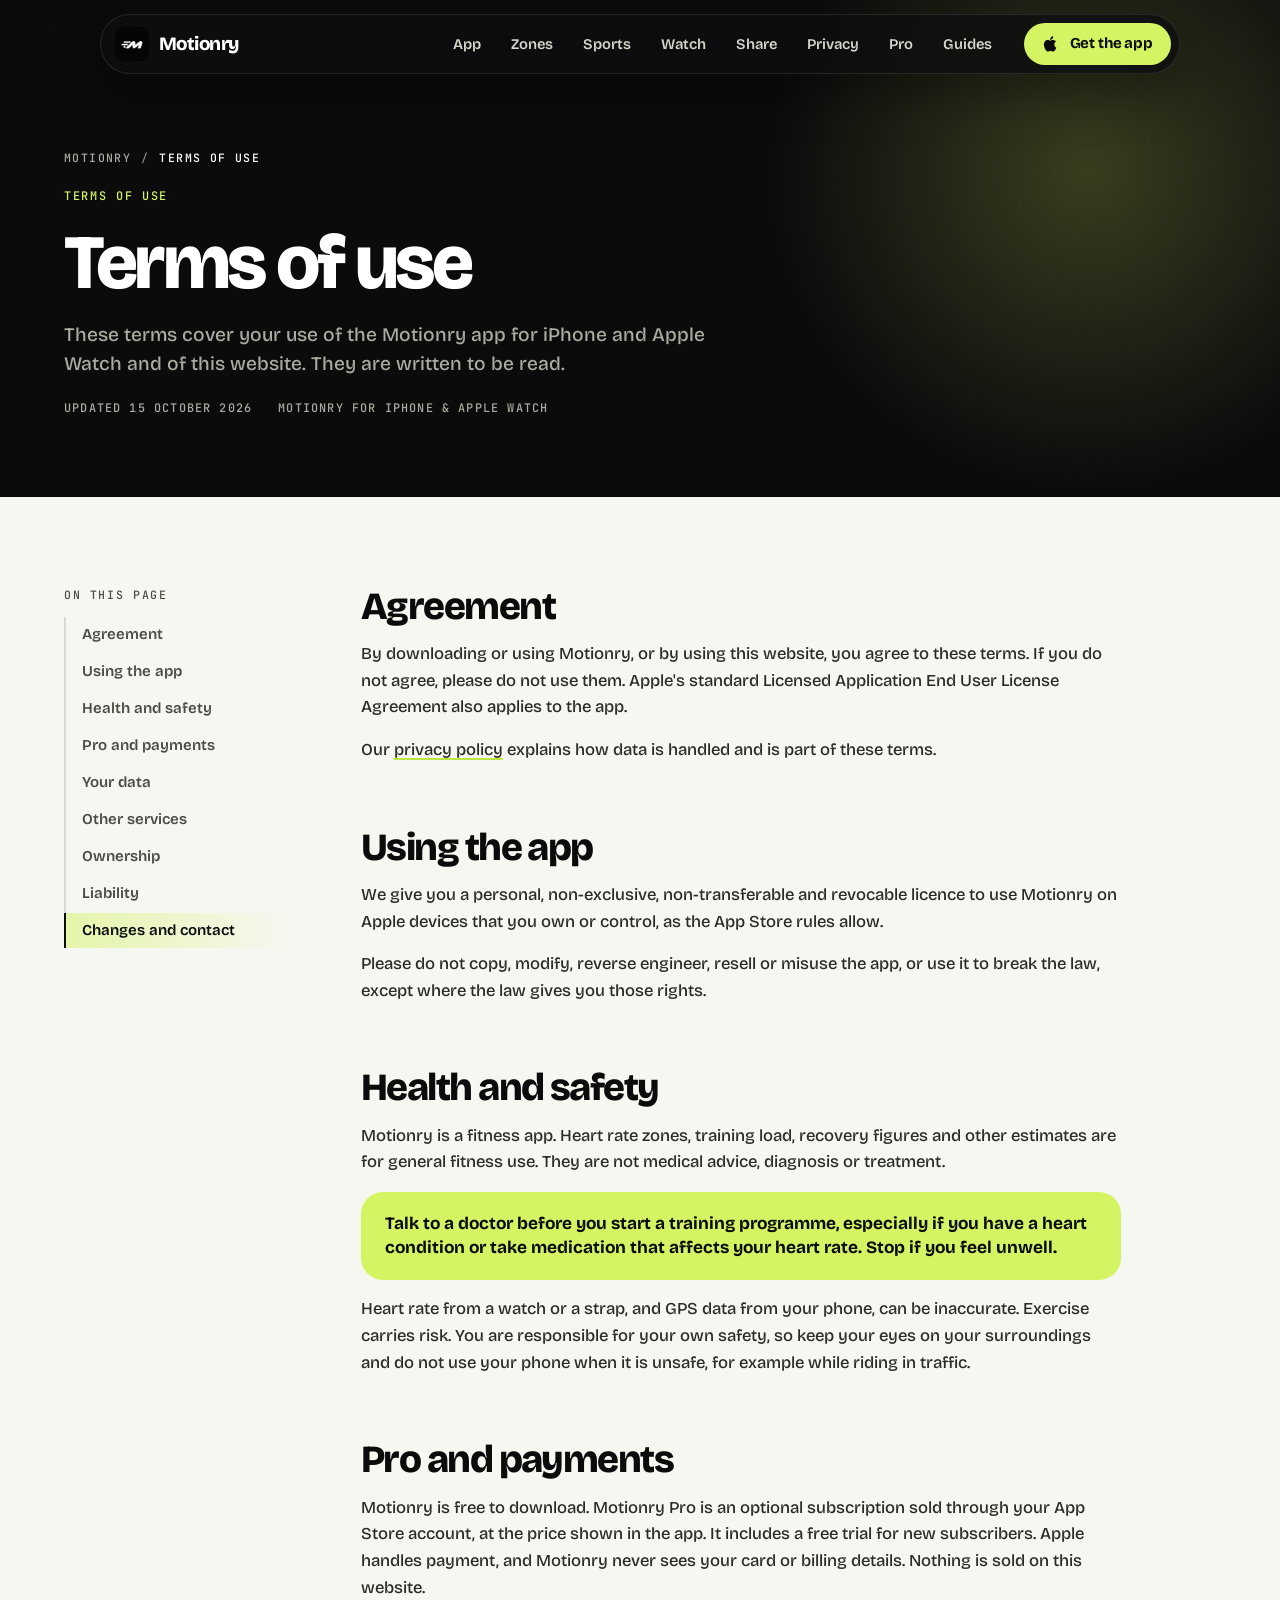
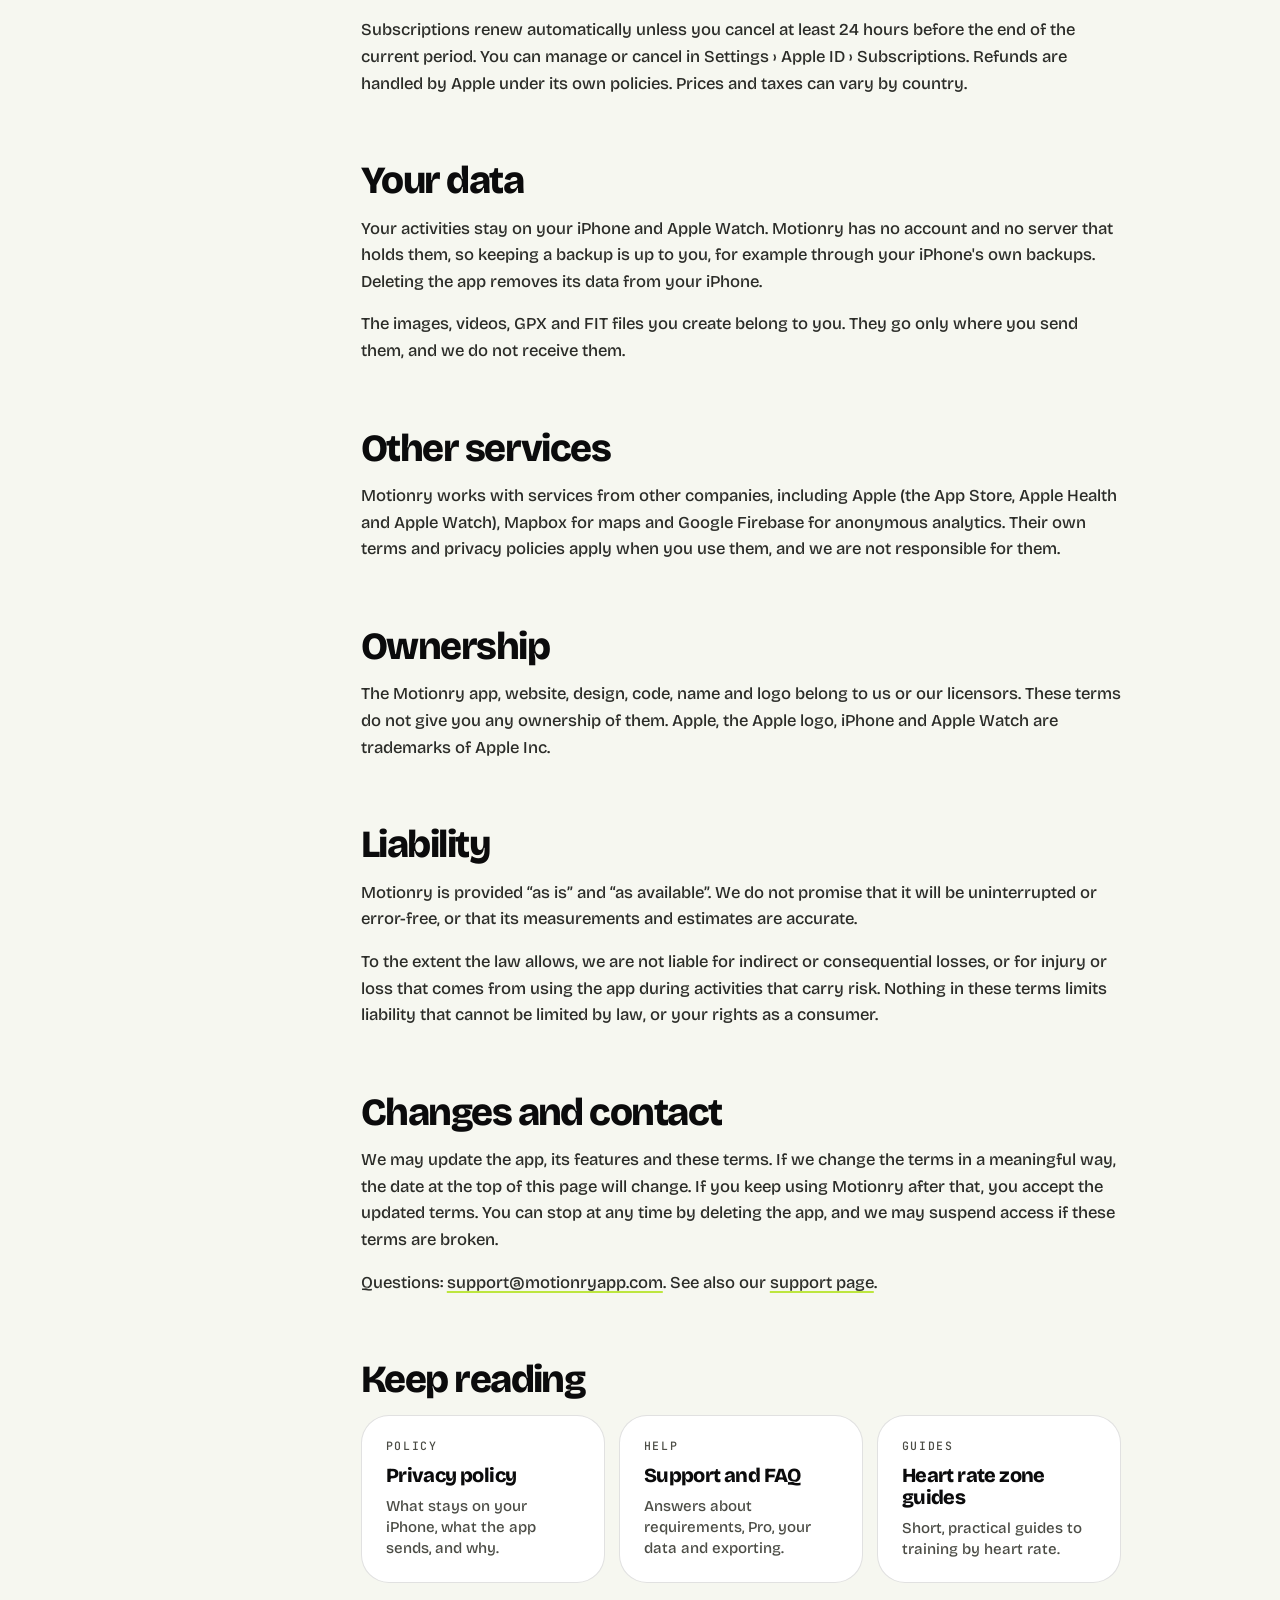
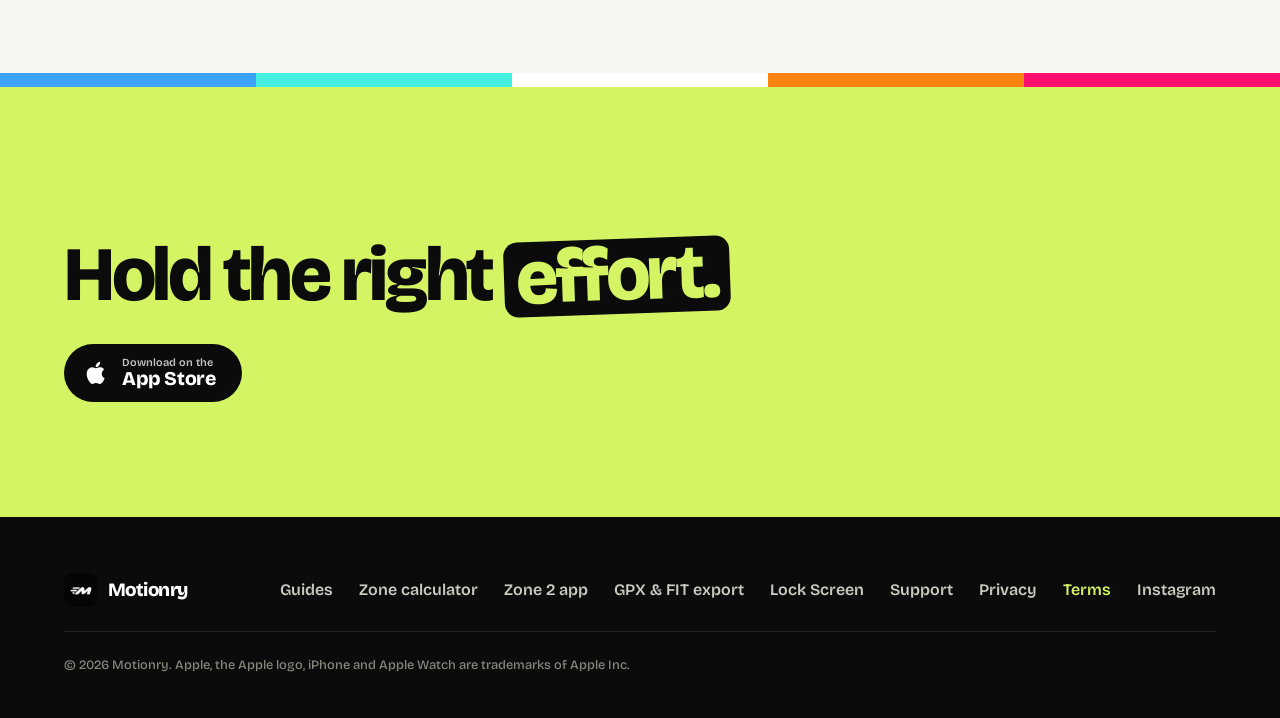
<file: terms/index.html>
<!DOCTYPE html>
<html lang="en">
<head>
  <meta charset="utf-8">
  <meta name="viewport" content="width=device-width, initial-scale=1, viewport-fit=cover">
  <title>Terms of Use · Motionry</title>
  <meta name="description" content="The terms for using the Motionry app and website: your licence, health information, Motionry Pro subscriptions, third-party services and liability.">
  <meta name="theme-color" content="#0B0B0C">
  <link rel="canonical" href="https://motionryapp.com/terms/">
  <meta property="og:type" content="website">
  <meta property="og:site_name" content="Motionry">
  <meta property="og:title" content="Terms of use · Motionry">
  <meta property="og:description" content="The terms for using the Motionry app and website: your licence, health information, Motionry Pro subscriptions, third-party services and liability.">
  <meta property="og:url" content="https://motionryapp.com/terms/">
  <meta property="og:image" content="https://motionryapp.com/assets/img/og.jpg">
  <meta property="og:image:width" content="1200">
  <meta property="og:image:height" content="630">
  <meta property="og:locale" content="en_US">
  <meta name="twitter:card" content="summary_large_image">
  <meta name="apple-itunes-app" content="app-id=6770678614">
  <link rel="icon" href="/favicon.ico" sizes="any">
  <link rel="icon" type="image/png" sizes="32x32" href="/assets/img/favicon-32.png">
  <link rel="apple-touch-icon" href="/assets/img/apple-touch-icon.png">
  <link rel="preconnect" href="https://fonts.googleapis.com">
  <link rel="preconnect" href="https://fonts.gstatic.com" crossorigin>
  <link href="https://fonts.googleapis.com/css2?family=Bricolage+Grotesque:opsz,wght@12..96,200..800&family=JetBrains+Mono:wght@500;700&display=swap" rel="stylesheet">
  <link rel="stylesheet" href="/css/styles.css">
  <script type="application/ld+json">
  {
    "@context": "https://schema.org",
    "@graph": [
      {
        "@type": "WebPage",
        "@id": "https://motionryapp.com/terms/#page",
        "url": "https://motionryapp.com/terms/",
        "name": "Terms of use",
        "description": "The terms for using the Motionry app and website: your licence, health information, Motionry Pro subscriptions, third-party services and liability.",
        "inLanguage": "en",
        "isPartOf": {
          "@id": "https://motionryapp.com/#website"
        },
        "about": {
          "@id": "https://motionryapp.com/#app"
        }
      },
      {
        "@type": "BreadcrumbList",
        "itemListElement": [
          {
            "@type": "ListItem",
            "position": 1,
            "name": "Motionry",
            "item": "https://motionryapp.com/"
          },
          {
            "@type": "ListItem",
            "position": 2,
            "name": "Terms of use"
          }
        ]
      }
    ]
  }
  </script>
  <script src="/js/page.js" defer></script>
</head>
<body>

<svg class="sprite" aria-hidden="true">
  <symbol id="i-apple" viewBox="0 0 24 24"><path fill="currentColor" d="M16.4 12.6c0-2.6 2.1-3.8 2.2-3.9-1.2-1.8-3.1-2-3.7-2-1.6-.2-3.1.9-3.9.9-.8 0-2-.9-3.4-.9-1.7 0-3.3 1-4.2 2.6-1.8 3.1-.5 7.7 1.3 10.2.9 1.2 1.9 2.6 3.2 2.6 1.3-.1 1.8-.8 3.3-.8 1.6 0 2 .8 3.4.8 1.4 0 2.3-1.3 3.1-2.5 1-1.4 1.4-2.8 1.4-2.9 0 0-2.7-1-2.7-4.1zM13.9 5c.7-.9 1.2-2.1 1-3.3-1 0-2.3.7-3 1.6-.7.8-1.2 2-1.1 3.2 1.2.1 2.3-.6 3.1-1.5z"/></symbol>
  <symbol id="i-arrow" viewBox="0 0 24 24"><path d="M5 12h14M13 6l6 6-6 6" stroke="currentColor" stroke-width="2.4" fill="none" stroke-linecap="round" stroke-linejoin="round"/></symbol>
</svg>

<header class="nav is-stuck">
  <div class="nav__bar">
    <a href="/" class="brand" aria-label="Motionry home">
      <img src="/assets/img/icon-192.png" alt="" width="34" height="34" class="brand__icon">
      <span class="brand__name">Motionry</span>
    </a>
    <nav class="nav__links" id="nav-links" aria-label="Primary">
      <a href="/#story" class="nav__link">App</a>
      <a href="/#zones" class="nav__link">Zones</a>
      <a href="/#sports" class="nav__link">Sports</a>
      <a href="/#watch" class="nav__link">Watch</a>
      <a href="/#share" class="nav__link">Share</a>
      <a href="/privacy.html" class="nav__link">Privacy</a>
      <a href="/#pro" class="nav__link">Pro</a>
      <a href="/guides/" class="nav__link">Guides</a>
    </nav>
    <a href="/#get" class="btn btn--lime btn--sm nav__cta"><svg><use href="#i-apple"/></svg><span>Get the app</span></a>
    <button class="nav__toggle" type="button" aria-label="Menu" aria-expanded="false" aria-controls="nav-links" data-nav-toggle><span></span><span></span></button>
  </div>
</header>

<main>

  <!-- Hero -->
  <section class="policy-hero">
    <div class="container">
      <nav class="crumbs" aria-label="Breadcrumb">
        <ol>
          <li><a href="/">Motionry</a></li>
          <li aria-current="page">Terms of use</li>
        </ol>
      </nav>
      <div class="eyebrow">Terms of use</div>
      <h1 class="display-md">Terms of use</h1>
      <p class="lead lead--dark">These terms cover your use of the Motionry app for iPhone and Apple Watch and of this website. They are written to be read.</p>
      <div class="policy-meta">
        <span>Updated 15 October 2026</span>
        <span>Motionry for iPhone &amp; Apple Watch</span>
      </div>
    </div>
  </section>

  <section class="policy-page">
    <div class="container policy">
      <nav class="policy-toc" aria-label="On this page">
        <div class="mono-label">On this page</div>
        <ul>
          <li><a href="#agreement">Agreement</a></li>
          <li><a href="#licence">Using the app</a></li>
          <li><a href="#health">Health and safety</a></li>
          <li><a href="#pro">Pro and payments</a></li>
          <li><a href="#data">Your data</a></li>
          <li><a href="#services">Other services</a></li>
          <li><a href="#ownership">Ownership</a></li>
          <li><a href="#liability">Liability</a></li>
          <li><a href="#changes">Changes and contact</a></li>
        </ul>
      </nav>

      <div class="policy-body">

        <section class="policy-section" id="agreement">
          <h2>Agreement</h2>
          <p>By downloading or using Motionry, or by using this website, you agree to these terms. If you do not agree, please do not use them. Apple's standard Licensed Application End User License Agreement also applies to the app.</p>
          <p>Our <a href="/privacy.html">privacy policy</a> explains how data is handled and is part of these terms.</p>
        </section>

        <section class="policy-section" id="licence">
          <h2>Using the app</h2>
          <p>We give you a personal, non-exclusive, non-transferable and revocable licence to use Motionry on Apple devices that you own or control, as the App Store rules allow.</p>
          <p>Please do not copy, modify, reverse engineer, resell or misuse the app, or use it to break the law, except where the law gives you those rights.</p>
        </section>

        <section class="policy-section" id="health">
          <h2>Health and safety</h2>
          <p>Motionry is a fitness app. Heart rate zones, training load, recovery figures and other estimates are for general fitness use. They are not medical advice, diagnosis or treatment.</p>
          <div class="policy-callout">Talk to a doctor before you start a training programme, especially if you have a heart condition or take medication that affects your heart rate. Stop if you feel unwell.</div>
          <p>Heart rate from a watch or a strap, and GPS data from your phone, can be inaccurate. Exercise carries risk. You are responsible for your own safety, so keep your eyes on your surroundings and do not use your phone when it is unsafe, for example while riding in traffic.</p>
        </section>

        <section class="policy-section" id="pro">
          <h2>Pro and payments</h2>
          <p>Motionry is free to download. Motionry Pro is an optional subscription sold through your App Store account, at the price shown in the app. It includes a free trial for new subscribers. Apple handles payment, and Motionry never sees your card or billing details. Nothing is sold on this website.</p>
          <p>Subscriptions renew automatically unless you cancel at least 24 hours before the end of the current period. You can manage or cancel in Settings &rsaquo; Apple ID &rsaquo; Subscriptions. Refunds are handled by Apple under its own policies. Prices and taxes can vary by country.</p>
        </section>

        <section class="policy-section" id="data">
          <h2>Your data</h2>
          <p>Your activities stay on your iPhone and Apple Watch. Motionry has no account and no server that holds them, so keeping a backup is up to you, for example through your iPhone's own backups. Deleting the app removes its data from your iPhone.</p>
          <p>The images, videos, GPX and FIT files you create belong to you. They go only where you send them, and we do not receive them.</p>
        </section>

        <section class="policy-section" id="services">
          <h2>Other services</h2>
          <p>Motionry works with services from other companies, including Apple (the App Store, Apple Health and Apple Watch), Mapbox for maps and Google Firebase for anonymous analytics. Their own terms and privacy policies apply when you use them, and we are not responsible for them.</p>
        </section>

        <section class="policy-section" id="ownership">
          <h2>Ownership</h2>
          <p>The Motionry app, website, design, code, name and logo belong to us or our licensors. These terms do not give you any ownership of them. Apple, the Apple logo, iPhone and Apple Watch are trademarks of Apple Inc.</p>
        </section>

        <section class="policy-section" id="liability">
          <h2>Liability</h2>
          <p>Motionry is provided &ldquo;as is&rdquo; and &ldquo;as available&rdquo;. We do not promise that it will be uninterrupted or error-free, or that its measurements and estimates are accurate.</p>
          <p>To the extent the law allows, we are not liable for indirect or consequential losses, or for injury or loss that comes from using the app during activities that carry risk. Nothing in these terms limits liability that cannot be limited by law, or your rights as a consumer.</p>
        </section>

        <section class="policy-section" id="changes">
          <h2>Changes and contact</h2>
          <p>We may update the app, its features and these terms. If we change the terms in a meaningful way, the date at the top of this page will change. If you keep using Motionry after that, you accept the updated terms. You can stop at any time by deleting the app, and we may suspend access if these terms are broken.</p>
          <p>Questions: <a href="mailto:support@motionryapp.com">support@motionryapp.com</a>. See also our <a href="/support/">support page</a>.</p>
        </section>

        <section class="policy-section" id="related">
          <h2>Keep reading</h2>
          <div class="related">
            <a href="/privacy.html"><span class="mono-label">Policy</span><strong>Privacy policy</strong><p>What stays on your iPhone, what the app sends, and why.</p></a>
            <a href="/support/"><span class="mono-label">Help</span><strong>Support and FAQ</strong><p>Answers about requirements, Pro, your data and exporting.</p></a>
            <a href="/guides/"><span class="mono-label">Guides</span><strong>Heart rate zone guides</strong><p>Short, practical guides to training by heart rate.</p></a>
          </div>
        </section>

      </div>
    </div>
  </section>

  <!-- Download -->
  <section class="download policy-end">
    <div class="download__zones" aria-hidden="true"><span></span><span></span><span></span><span></span><span></span></div>
    <div class="container download__inner">
      <div class="download__cta">
        <h2 class="display-md">Hold the right <span class="hl-ink">effort.</span></h2>
        <div class="download__buttons">
          <a href="https://apps.apple.com/app/motionry-run-ride-walk/id6770678614" class="store-btn store-btn--ink">
            <svg class="store-btn__logo"><use href="#i-apple"/></svg>
            <span class="store-btn__text"><small>Download on the</small><strong>App Store</strong></span>
          </a>
        </div>
      </div>
    </div>
  </section>
</main>

<footer class="footer">
  <div class="container footer__inner">
    <a href="/" class="brand brand--footer" aria-label="Motionry home">
      <img src="/assets/img/icon-192.png" alt="" width="34" height="34" class="brand__icon" loading="lazy">
      <span class="brand__name">Motionry</span>
    </a>
    <nav class="footer__links" aria-label="Footer">
      <a href="/guides/">Guides</a>
      <a href="/heart-rate-zone-calculator/">Zone calculator</a>
      <a href="/zone-2-training-app/">Zone 2 app</a>
      <a href="/gpx-fit-export/">GPX &amp; FIT export</a>
      <a href="/lock-screen-live-activity/">Lock Screen</a>
      <a href="/support/">Support</a>
      <a href="/privacy.html">Privacy</a>
      <a href="/terms/" aria-current="page">Terms</a>
      <a href="https://www.instagram.com/motionry.app/" target="_blank" rel="noopener">Instagram</a>
    </nav>
    <p class="footer__legal">© 2026 Motionry. Apple, the Apple logo, iPhone and Apple Watch are trademarks of Apple Inc.</p>
  </div>
</footer>

</body>
</html>
</file>
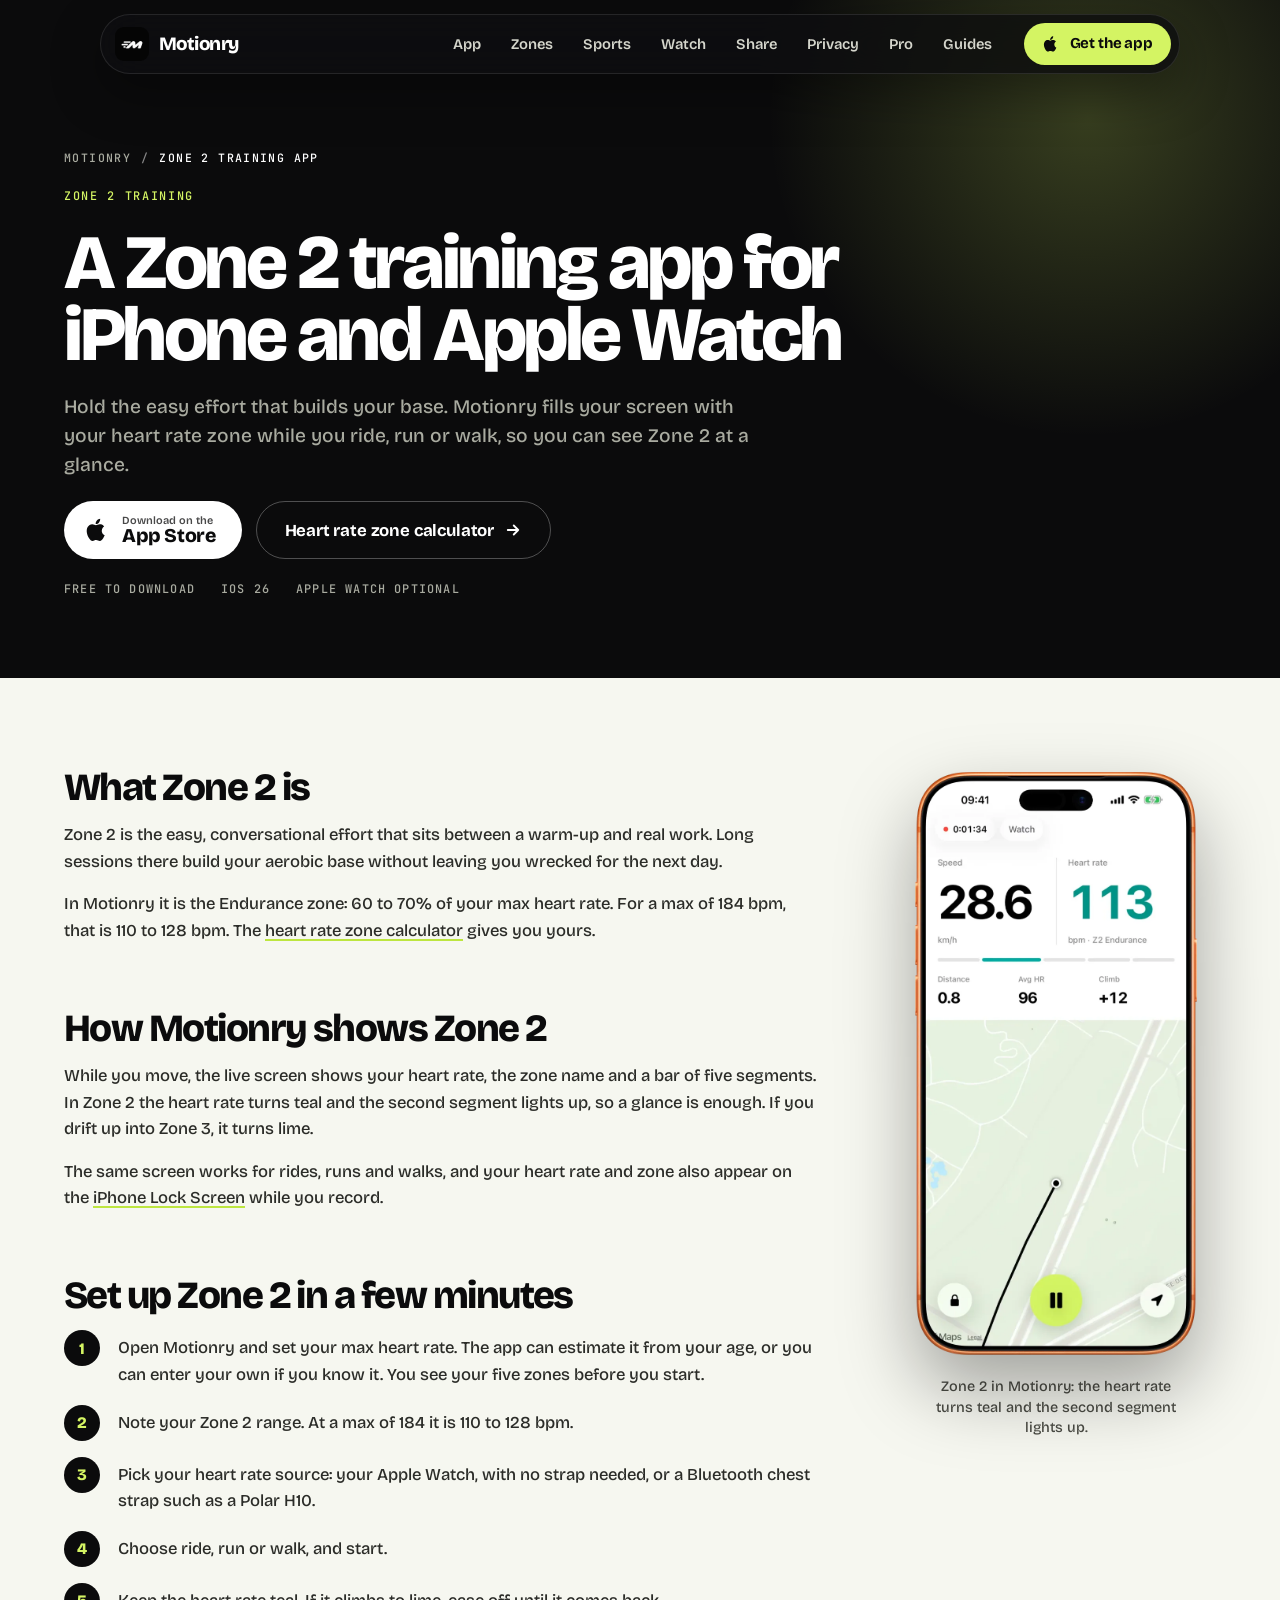
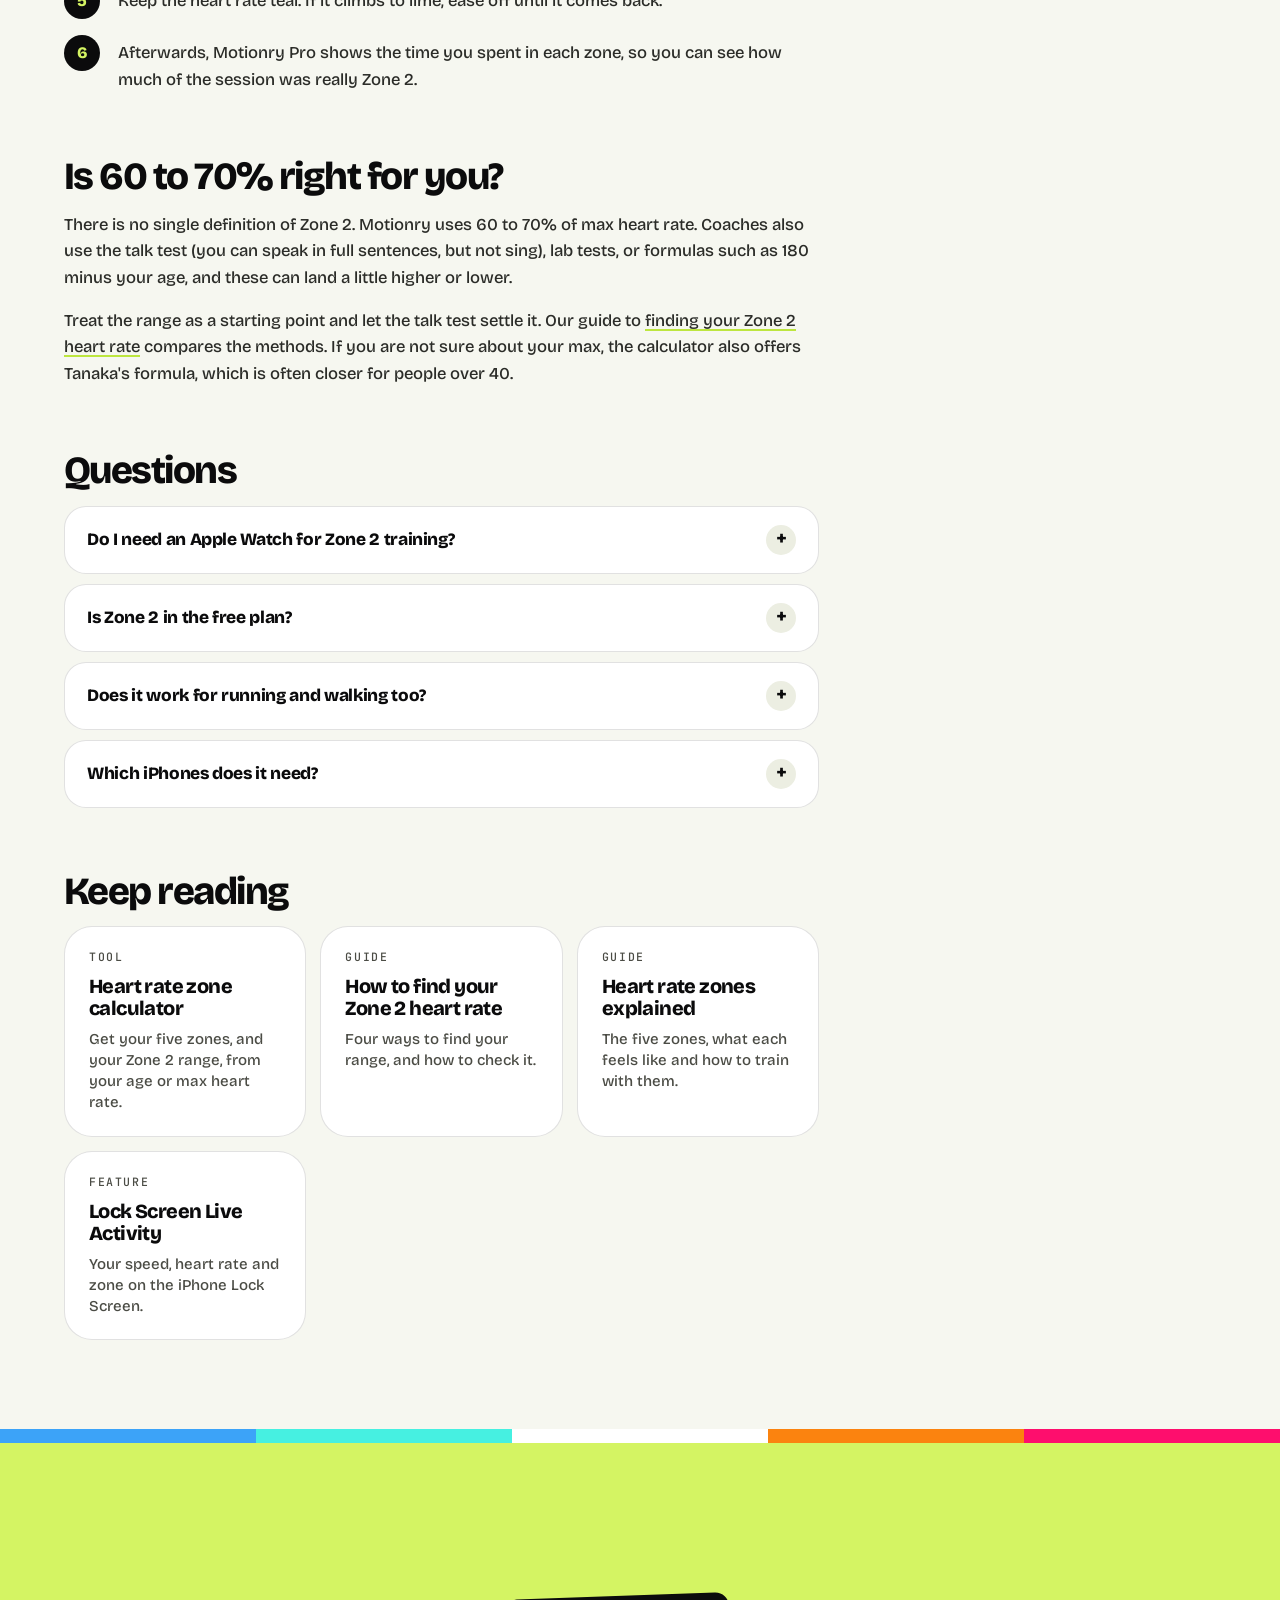
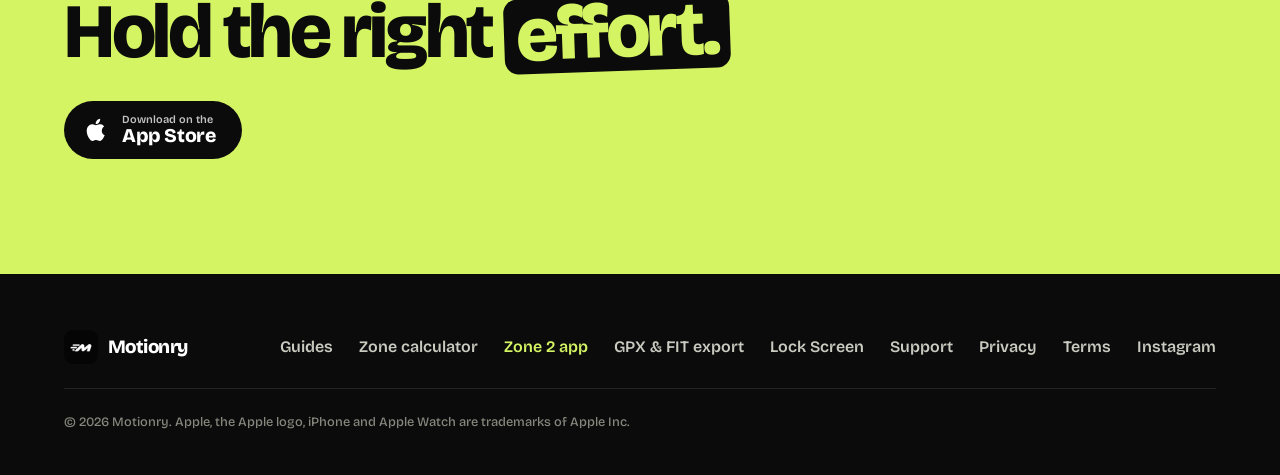
<file: zone-2-training-app/index.html>
<!DOCTYPE html>
<html lang="en">
<head>
  <meta charset="utf-8">
  <meta name="viewport" content="width=device-width, initial-scale=1, viewport-fit=cover">
  <title>Zone 2 Training App for iPhone &amp; Apple Watch · Motionry</title>
  <meta name="description" content="See Zone 2 on screen while you ride, run or walk. Motionry sets your zones from your age or max heart rate and shows Zone 2 in teal.">
  <meta name="theme-color" content="#0B0B0C">
  <link rel="canonical" href="https://motionryapp.com/zone-2-training-app/">
  <meta property="og:type" content="website">
  <meta property="og:site_name" content="Motionry">
  <meta property="og:title" content="A Zone 2 training app for iPhone and Apple Watch · Motionry">
  <meta property="og:description" content="See Zone 2 on screen while you ride, run or walk. Motionry sets your zones from your age or max heart rate and shows Zone 2 in teal.">
  <meta property="og:url" content="https://motionryapp.com/zone-2-training-app/">
  <meta property="og:image" content="https://motionryapp.com/assets/img/og.jpg">
  <meta property="og:image:width" content="1200">
  <meta property="og:image:height" content="630">
  <meta property="og:locale" content="en_US">
  <meta name="twitter:card" content="summary_large_image">
  <meta name="apple-itunes-app" content="app-id=6770678614">
  <link rel="icon" href="/favicon.ico" sizes="any">
  <link rel="icon" type="image/png" sizes="32x32" href="/assets/img/favicon-32.png">
  <link rel="apple-touch-icon" href="/assets/img/apple-touch-icon.png">
  <link rel="preconnect" href="https://fonts.googleapis.com">
  <link rel="preconnect" href="https://fonts.gstatic.com" crossorigin>
  <link href="https://fonts.googleapis.com/css2?family=Bricolage+Grotesque:opsz,wght@12..96,200..800&family=JetBrains+Mono:wght@500;700&display=swap" rel="stylesheet">
  <link rel="stylesheet" href="/css/styles.css">
  <script type="application/ld+json">
  {
    "@context": "https://schema.org",
    "@graph": [
      {
        "@type": "WebPage",
        "@id": "https://motionryapp.com/zone-2-training-app/#page",
        "url": "https://motionryapp.com/zone-2-training-app/",
        "name": "A Zone 2 training app for iPhone and Apple Watch",
        "description": "See Zone 2 on screen while you ride, run or walk. Motionry sets your zones from your age or max heart rate and shows Zone 2 in teal.",
        "inLanguage": "en",
        "isPartOf": {
          "@id": "https://motionryapp.com/#website"
        },
        "about": {
          "@id": "https://motionryapp.com/#app"
        }
      },
      {
        "@type": "BreadcrumbList",
        "itemListElement": [
          {
            "@type": "ListItem",
            "position": 1,
            "name": "Motionry",
            "item": "https://motionryapp.com/"
          },
          {
            "@type": "ListItem",
            "position": 2,
            "name": "Zone 2 training app"
          }
        ]
      }
    ]
  }
  </script>
  <script src="/js/page.js" defer></script>
</head>
<body>

<svg class="sprite" aria-hidden="true">
  <symbol id="i-apple" viewBox="0 0 24 24"><path fill="currentColor" d="M16.4 12.6c0-2.6 2.1-3.8 2.2-3.9-1.2-1.8-3.1-2-3.7-2-1.6-.2-3.1.9-3.9.9-.8 0-2-.9-3.4-.9-1.7 0-3.3 1-4.2 2.6-1.8 3.1-.5 7.7 1.3 10.2.9 1.2 1.9 2.6 3.2 2.6 1.3-.1 1.8-.8 3.3-.8 1.6 0 2 .8 3.4.8 1.4 0 2.3-1.3 3.1-2.5 1-1.4 1.4-2.8 1.4-2.9 0 0-2.7-1-2.7-4.1zM13.9 5c.7-.9 1.2-2.1 1-3.3-1 0-2.3.7-3 1.6-.7.8-1.2 2-1.1 3.2 1.2.1 2.3-.6 3.1-1.5z"/></symbol>
  <symbol id="i-arrow" viewBox="0 0 24 24"><path d="M5 12h14M13 6l6 6-6 6" stroke="currentColor" stroke-width="2.4" fill="none" stroke-linecap="round" stroke-linejoin="round"/></symbol>
</svg>

<header class="nav is-stuck">
  <div class="nav__bar">
    <a href="/" class="brand" aria-label="Motionry home">
      <img src="/assets/img/icon-192.png" alt="" width="34" height="34" class="brand__icon">
      <span class="brand__name">Motionry</span>
    </a>
    <nav class="nav__links" id="nav-links" aria-label="Primary">
      <a href="/#story" class="nav__link">App</a>
      <a href="/#zones" class="nav__link">Zones</a>
      <a href="/#sports" class="nav__link">Sports</a>
      <a href="/#watch" class="nav__link">Watch</a>
      <a href="/#share" class="nav__link">Share</a>
      <a href="/privacy.html" class="nav__link">Privacy</a>
      <a href="/#pro" class="nav__link">Pro</a>
      <a href="/guides/" class="nav__link">Guides</a>
    </nav>
    <a href="/#get" class="btn btn--lime btn--sm nav__cta"><svg><use href="#i-apple"/></svg><span>Get the app</span></a>
    <button class="nav__toggle" type="button" aria-label="Menu" aria-expanded="false" aria-controls="nav-links" data-nav-toggle><span></span><span></span></button>
  </div>
</header>

<main>

  <!-- Hero -->
  <section class="policy-hero">
    <div class="container">
      <nav class="crumbs" aria-label="Breadcrumb">
        <ol>
          <li><a href="/">Motionry</a></li>
          <li aria-current="page">Zone 2 training app</li>
        </ol>
      </nav>
      <div class="eyebrow">Zone 2 training</div>
      <h1 class="display-md">A Zone 2 training app for iPhone and Apple Watch</h1>
      <p class="lead lead--dark">Hold the easy effort that builds your base. Motionry fills your screen with your heart rate zone while you ride, run or walk, so you can see Zone 2 at a glance.</p>
      <div class="page-actions">
          <a href="https://apps.apple.com/app/motionry-run-ride-walk/id6770678614" class="store-btn">
            <svg class="store-btn__logo"><use href="#i-apple"/></svg>
            <span class="store-btn__text"><small>Download on the</small><strong>App Store</strong></span>
          </a>
          <a href="/heart-rate-zone-calculator/" class="btn btn--ghost btn--lg">Heart rate zone calculator<svg><use href="#i-arrow"/></svg></a>
      </div>
      <div class="policy-meta">
        <span>Free to download</span>
        <span>iOS 26</span>
        <span>Apple Watch optional</span>
      </div>
    </div>
  </section>

  <section class="policy-page">
    <div class="container topic">
      <div class="policy-body">

        <section class="policy-section" id="what">
          <h2>What Zone 2 is</h2>
          <p>Zone 2 is the easy, conversational effort that sits between a warm-up and real work. Long sessions there build your aerobic base without leaving you wrecked for the next day.</p>
          <p>In Motionry it is the Endurance zone: 60 to 70% of your max heart rate. For a max of 184 bpm, that is 110 to 128 bpm. The <a href="/heart-rate-zone-calculator/">heart rate zone calculator</a> gives you yours.</p>
        </section>

        <section class="policy-section" id="screen">
          <h2>How Motionry shows Zone 2</h2>
          <p>While you move, the live screen shows your heart rate, the zone name and a bar of five segments. In Zone 2 the heart rate turns teal and the second segment lights up, so a glance is enough. If you drift up into Zone 3, it turns lime.</p>
          <p>The same screen works for rides, runs and walks, and your heart rate and zone also appear on the <a href="/lock-screen-live-activity/">iPhone Lock Screen</a> while you record.</p>
        </section>

        <section class="policy-section" id="setup">
          <h2>Set up Zone 2 in a few minutes</h2>
          <ol class="steps">
            <li>Open Motionry and set your max heart rate. The app can estimate it from your age, or you can enter your own if you know it. You see your five zones before you start.</li>
            <li>Note your Zone 2 range. At a max of 184 it is 110 to 128 bpm.</li>
            <li>Pick your heart rate source: your Apple Watch, with no strap needed, or a Bluetooth chest strap such as a Polar H10.</li>
            <li>Choose ride, run or walk, and start.</li>
            <li>Keep the heart rate teal. If it climbs to lime, ease off until it comes back.</li>
            <li>Afterwards, Motionry Pro shows the time you spent in each zone, so you can see how much of the session was really Zone 2.</li>
          </ol>
        </section>

        <section class="policy-section" id="range">
          <h2>Is 60 to 70% right for you?</h2>
          <p>There is no single definition of Zone 2. Motionry uses 60 to 70% of max heart rate. Coaches also use the talk test (you can speak in full sentences, but not sing), lab tests, or formulas such as 180 minus your age, and these can land a little higher or lower.</p>
          <p>Treat the range as a starting point and let the talk test settle it. Our guide to <a href="/guides/how-to-find-your-zone-2-heart-rate/">finding your Zone 2 heart rate</a> compares the methods. If you are not sure about your max, the calculator also offers Tanaka's formula, which is often closer for people over 40.</p>
        </section>

        <section class="policy-section" id="faq">
          <h2>Questions</h2>
          <div class="faq">
            <details>
              <summary>Do I need an Apple Watch for Zone 2 training?</summary>
              <div><p>You need a heart rate source. An iPhone has no heart rate sensor of its own, so Motionry reads it from an Apple Watch or from a Bluetooth chest strap.</p></div>
            </details>
            <details>
              <summary>Is Zone 2 in the free plan?</summary>
              <div><p>Yes. Live heart rate zones, GPS recording and the Lock Screen Live Activity are free. Motionry Pro adds charts such as time in zones, the route map coloured by zone, and video and sticker shares.</p></div>
            </details>
            <details>
              <summary>Does it work for running and walking too?</summary>
              <div><p>Yes. Ride, run and walk share the same five zones.</p></div>
            </details>
            <details>
              <summary>Which iPhones does it need?</summary>
              <div><p>Motionry requires iOS 26. An Apple Watch is optional.</p></div>
            </details>
          </div>
        </section>
        <section class="policy-section" id="related">
          <h2>Keep reading</h2>
          <div class="related">
            <a href="/heart-rate-zone-calculator/"><span class="mono-label">Tool</span><strong>Heart rate zone calculator</strong><p>Get your five zones, and your Zone 2 range, from your age or max heart rate.</p></a>
            <a href="/guides/how-to-find-your-zone-2-heart-rate/"><span class="mono-label">Guide</span><strong>How to find your Zone 2 heart rate</strong><p>Four ways to find your range, and how to check it.</p></a>
            <a href="/guides/heart-rate-zones-explained/"><span class="mono-label">Guide</span><strong>Heart rate zones explained</strong><p>The five zones, what each feels like and how to train with them.</p></a>
            <a href="/lock-screen-live-activity/"><span class="mono-label">Feature</span><strong>Lock Screen Live Activity</strong><p>Your speed, heart rate and zone on the iPhone Lock Screen.</p></a>
          </div>
        </section>

      </div>
      <aside class="topic__aside">
        <div class="phone" style="--w: 290px"><div class="phone__screen"><img src="/assets/img/mockups/mockup-live-z2.webp" alt="Motionry live ride screen showing 113 bpm in Zone 2 Endurance, with the second zone segment lit" width="735" height="1500" decoding="async"></div></div>
        <p class="topic__cap">Zone 2 in Motionry: the heart rate turns teal and the second segment lights up.</p>
      </aside>
    </div>
  </section>

  <!-- Download -->
  <section class="download policy-end">
    <div class="download__zones" aria-hidden="true"><span></span><span></span><span></span><span></span><span></span></div>
    <div class="container download__inner">
      <div class="download__cta">
        <h2 class="display-md">Hold the right <span class="hl-ink">effort.</span></h2>
        <div class="download__buttons">
          <a href="https://apps.apple.com/app/motionry-run-ride-walk/id6770678614" class="store-btn store-btn--ink">
            <svg class="store-btn__logo"><use href="#i-apple"/></svg>
            <span class="store-btn__text"><small>Download on the</small><strong>App Store</strong></span>
          </a>
        </div>
      </div>
    </div>
  </section>
</main>

<footer class="footer">
  <div class="container footer__inner">
    <a href="/" class="brand brand--footer" aria-label="Motionry home">
      <img src="/assets/img/icon-192.png" alt="" width="34" height="34" class="brand__icon" loading="lazy">
      <span class="brand__name">Motionry</span>
    </a>
    <nav class="footer__links" aria-label="Footer">
      <a href="/guides/">Guides</a>
      <a href="/heart-rate-zone-calculator/">Zone calculator</a>
      <a href="/zone-2-training-app/" aria-current="page">Zone 2 app</a>
      <a href="/gpx-fit-export/">GPX &amp; FIT export</a>
      <a href="/lock-screen-live-activity/">Lock Screen</a>
      <a href="/support/">Support</a>
      <a href="/privacy.html">Privacy</a>
      <a href="/terms/">Terms</a>
      <a href="https://www.instagram.com/motionry.app/" target="_blank" rel="noopener">Instagram</a>
    </nav>
    <p class="footer__legal">© 2026 Motionry. Apple, the Apple logo, iPhone and Apple Watch are trademarks of Apple Inc.</p>
  </div>
</footer>

</body>
</html>
</file>
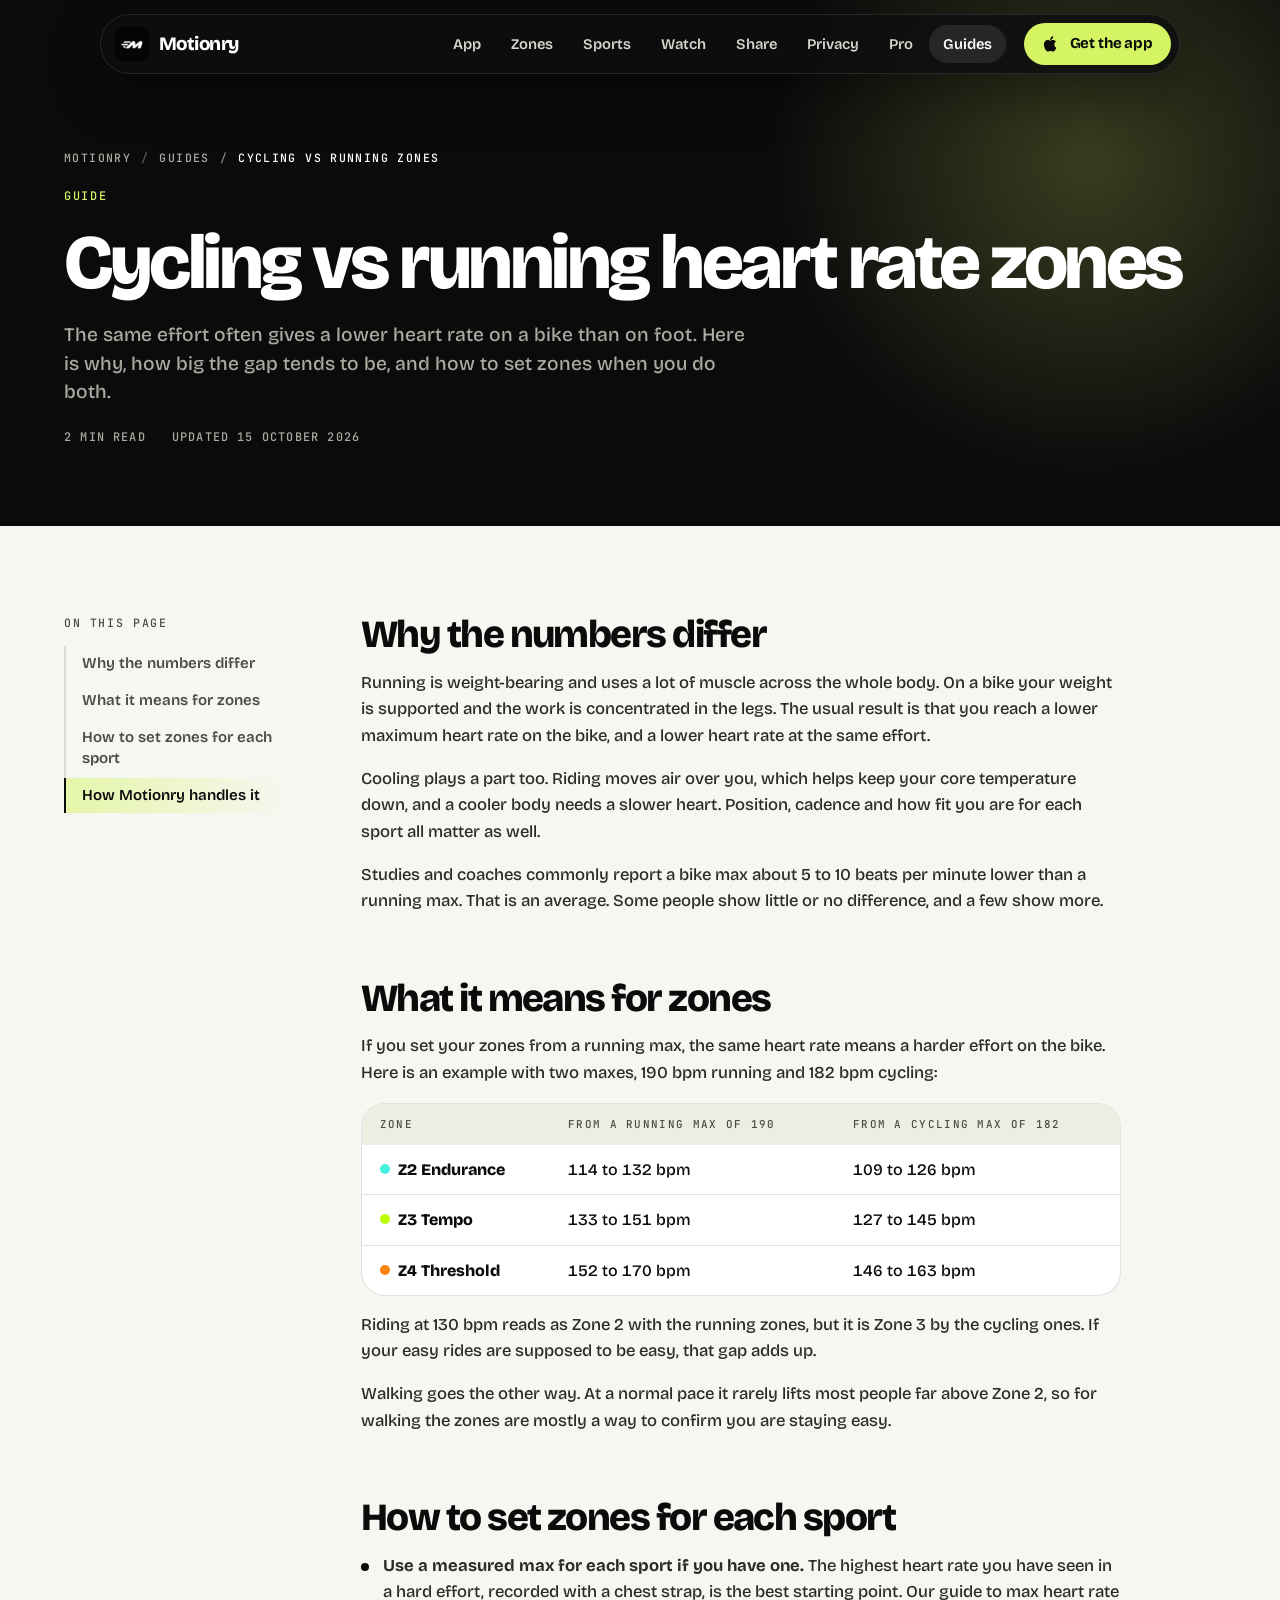
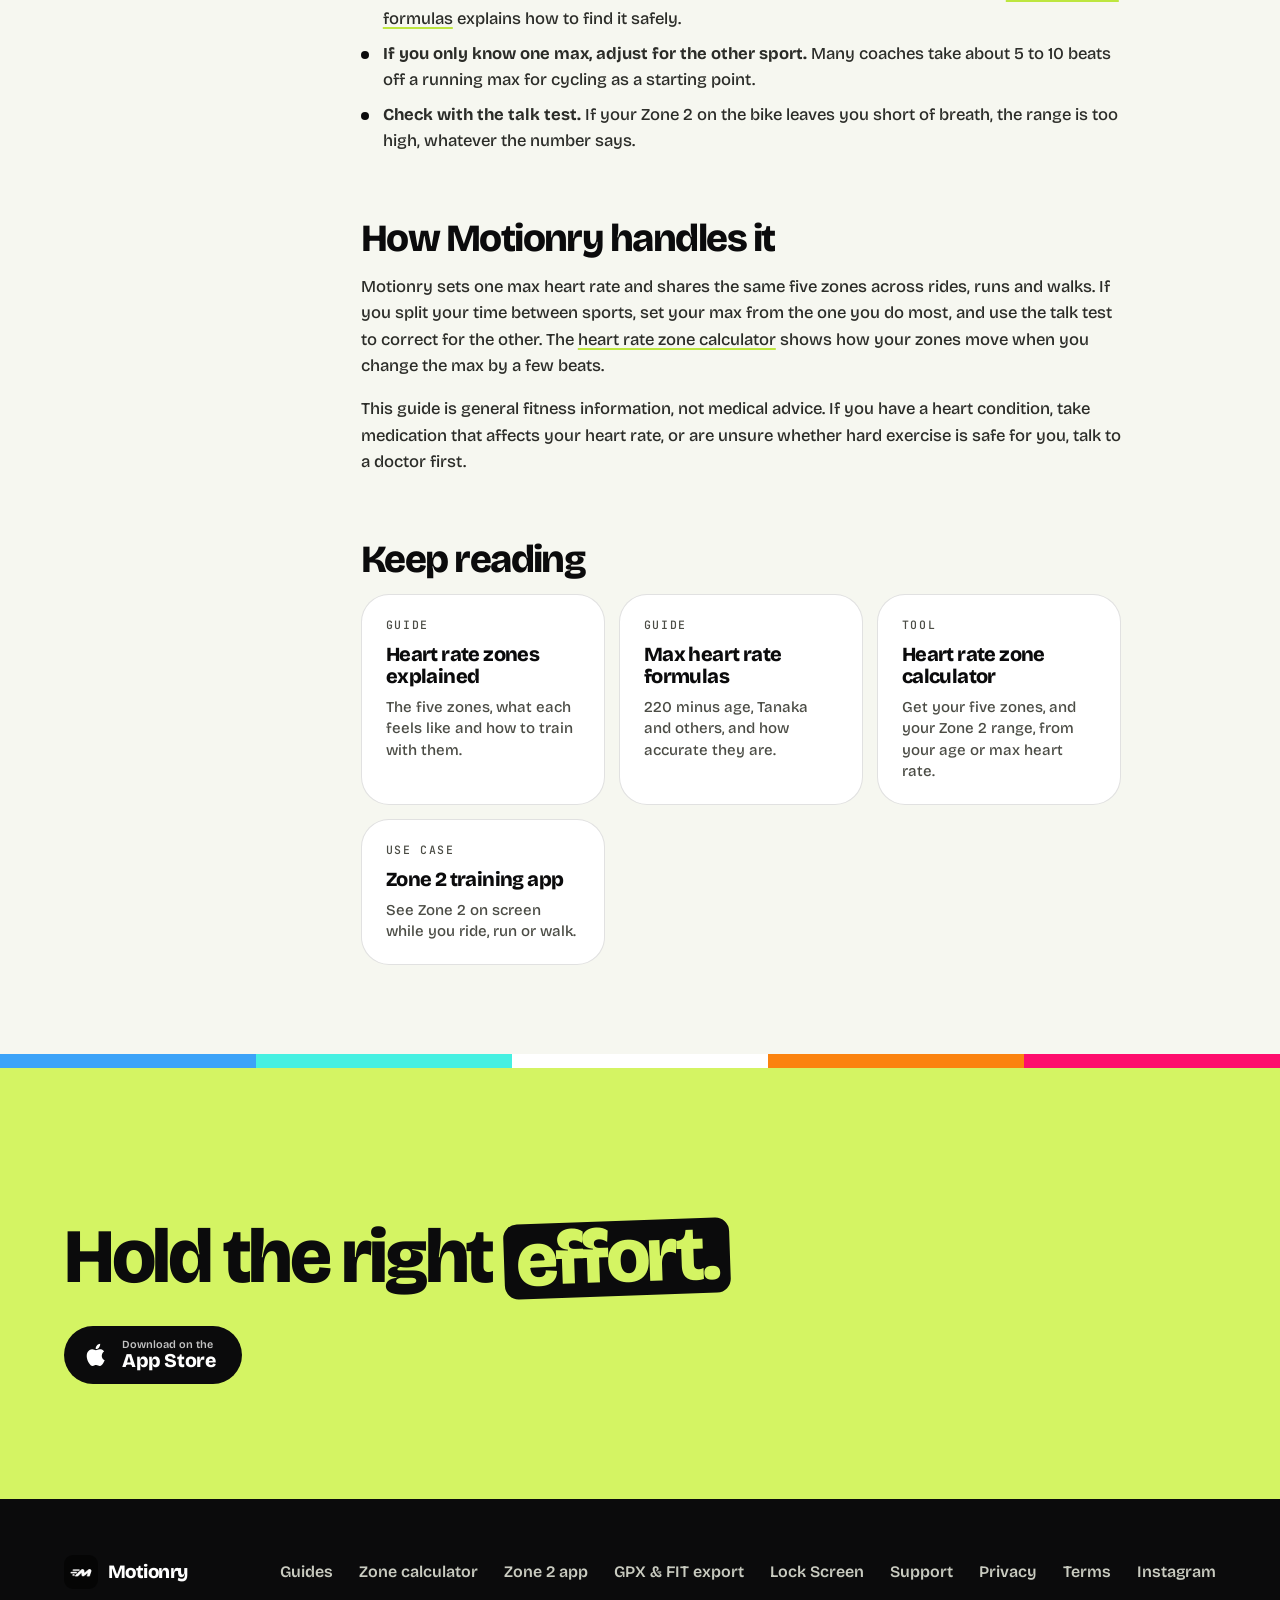
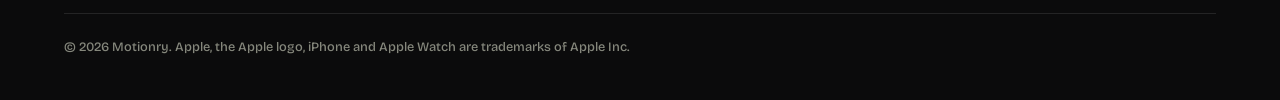
<file: guides/cycling-vs-running-heart-rate-zones/index.html>
<!DOCTYPE html>
<html lang="en">
<head>
  <meta charset="utf-8">
  <meta name="viewport" content="width=device-width, initial-scale=1, viewport-fit=cover">
  <title>Cycling vs Running Heart Rate Zones · Motionry</title>
  <meta name="description" content="Why heart rate is often lower on the bike than when running, how big the gap tends to be, and how to set heart rate zones for each sport.">
  <meta name="theme-color" content="#0B0B0C">
  <link rel="canonical" href="https://motionryapp.com/guides/cycling-vs-running-heart-rate-zones/">
  <meta property="og:type" content="article">
  <meta property="og:site_name" content="Motionry">
  <meta property="og:title" content="Cycling vs Running Heart Rate Zones">
  <meta property="og:description" content="Why heart rate is often lower on the bike than when running, how big the gap tends to be, and how to set heart rate zones for each sport.">
  <meta property="og:url" content="https://motionryapp.com/guides/cycling-vs-running-heart-rate-zones/">
  <meta property="og:image" content="https://motionryapp.com/assets/img/og.jpg">
  <meta property="og:image:width" content="1200">
  <meta property="og:image:height" content="630">
  <meta property="og:locale" content="en_US">
  <meta name="twitter:card" content="summary_large_image">
  <meta name="apple-itunes-app" content="app-id=6770678614">
  <link rel="icon" href="/favicon.ico" sizes="any">
  <link rel="icon" type="image/png" sizes="32x32" href="/assets/img/favicon-32.png">
  <link rel="apple-touch-icon" href="/assets/img/apple-touch-icon.png">
  <link rel="preconnect" href="https://fonts.googleapis.com">
  <link rel="preconnect" href="https://fonts.gstatic.com" crossorigin>
  <link href="https://fonts.googleapis.com/css2?family=Bricolage+Grotesque:opsz,wght@12..96,200..800&family=JetBrains+Mono:wght@500;700&display=swap" rel="stylesheet">
  <link rel="stylesheet" href="/css/styles.css">
  <script type="application/ld+json">
  {
    "@context": "https://schema.org",
    "@graph": [
      {
        "@type": "Article",
        "@id": "https://motionryapp.com/guides/cycling-vs-running-heart-rate-zones/#article",
        "mainEntityOfPage": "https://motionryapp.com/guides/cycling-vs-running-heart-rate-zones/",
        "headline": "Cycling vs running heart rate zones",
        "description": "Why heart rate is often lower on the bike than when running, how big the gap tends to be, and how to set heart rate zones for each sport.",
        "image": "https://motionryapp.com/assets/img/og.jpg",
        "datePublished": "2026-10-15",
        "dateModified": "2026-10-15",
        "inLanguage": "en",
        "author": {
          "@id": "https://motionryapp.com/#organization"
        },
        "publisher": {
          "@id": "https://motionryapp.com/#organization"
        },
        "isPartOf": {
          "@id": "https://motionryapp.com/#website"
        }
      },
      {
        "@type": "BreadcrumbList",
        "itemListElement": [
          {
            "@type": "ListItem",
            "position": 1,
            "name": "Motionry",
            "item": "https://motionryapp.com/"
          },
          {
            "@type": "ListItem",
            "position": 2,
            "name": "Guides",
            "item": "https://motionryapp.com/guides/"
          },
          {
            "@type": "ListItem",
            "position": 3,
            "name": "Cycling vs running zones"
          }
        ]
      }
    ]
  }
  </script>
  <script src="/js/page.js" defer></script>
</head>
<body>

<svg class="sprite" aria-hidden="true">
  <symbol id="i-apple" viewBox="0 0 24 24"><path fill="currentColor" d="M16.4 12.6c0-2.6 2.1-3.8 2.2-3.9-1.2-1.8-3.1-2-3.7-2-1.6-.2-3.1.9-3.9.9-.8 0-2-.9-3.4-.9-1.7 0-3.3 1-4.2 2.6-1.8 3.1-.5 7.7 1.3 10.2.9 1.2 1.9 2.6 3.2 2.6 1.3-.1 1.8-.8 3.3-.8 1.6 0 2 .8 3.4.8 1.4 0 2.3-1.3 3.1-2.5 1-1.4 1.4-2.8 1.4-2.9 0 0-2.7-1-2.7-4.1zM13.9 5c.7-.9 1.2-2.1 1-3.3-1 0-2.3.7-3 1.6-.7.8-1.2 2-1.1 3.2 1.2.1 2.3-.6 3.1-1.5z"/></symbol>
  <symbol id="i-arrow" viewBox="0 0 24 24"><path d="M5 12h14M13 6l6 6-6 6" stroke="currentColor" stroke-width="2.4" fill="none" stroke-linecap="round" stroke-linejoin="round"/></symbol>
</svg>

<header class="nav is-stuck">
  <div class="nav__bar">
    <a href="/" class="brand" aria-label="Motionry home">
      <img src="/assets/img/icon-192.png" alt="" width="34" height="34" class="brand__icon">
      <span class="brand__name">Motionry</span>
    </a>
    <nav class="nav__links" id="nav-links" aria-label="Primary">
      <a href="/#story" class="nav__link">App</a>
      <a href="/#zones" class="nav__link">Zones</a>
      <a href="/#sports" class="nav__link">Sports</a>
      <a href="/#watch" class="nav__link">Watch</a>
      <a href="/#share" class="nav__link">Share</a>
      <a href="/privacy.html" class="nav__link">Privacy</a>
      <a href="/#pro" class="nav__link">Pro</a>
      <a href="/guides/" class="nav__link is-active">Guides</a>
    </nav>
    <a href="/#get" class="btn btn--lime btn--sm nav__cta"><svg><use href="#i-apple"/></svg><span>Get the app</span></a>
    <button class="nav__toggle" type="button" aria-label="Menu" aria-expanded="false" aria-controls="nav-links" data-nav-toggle><span></span><span></span></button>
  </div>
</header>

<main>

  <!-- Hero -->
  <section class="policy-hero">
    <div class="container">
      <nav class="crumbs" aria-label="Breadcrumb">
        <ol>
          <li><a href="/">Motionry</a></li>
          <li><a href="/guides/">Guides</a></li>
          <li aria-current="page">Cycling vs running zones</li>
        </ol>
      </nav>
      <div class="eyebrow">Guide</div>
      <h1 class="display-md">Cycling vs running heart rate zones</h1>
      <p class="lead lead--dark">The same effort often gives a lower heart rate on a bike than on foot. Here is why, how big the gap tends to be, and how to set zones when you do both.</p>
      <div class="policy-meta">
        <span>2 min read</span>
        <span>Updated 15 October 2026</span>
      </div>
    </div>
  </section>

  <section class="policy-page">
    <div class="container policy">
      <nav class="policy-toc" aria-label="On this page">
        <div class="mono-label">On this page</div>
        <ul>
          <li><a href="#gap">Why the numbers differ</a></li>
          <li><a href="#effect">What it means for zones</a></li>
          <li><a href="#set">How to set zones for each sport</a></li>
          <li><a href="#motionry">How Motionry handles it</a></li>
        </ul>
      </nav>

      <div class="policy-body">

        <section class="policy-section" id="gap">
          <h2>Why the numbers differ</h2>
          <p>Running is weight-bearing and uses a lot of muscle across the whole body. On a bike your weight is supported and the work is concentrated in the legs. The usual result is that you reach a lower maximum heart rate on the bike, and a lower heart rate at the same effort.</p>
          <p>Cooling plays a part too. Riding moves air over you, which helps keep your core temperature down, and a cooler body needs a slower heart. Position, cadence and how fit you are for each sport all matter as well.</p>
          <p>Studies and coaches commonly report a bike max about 5 to 10 beats per minute lower than a running max. That is an average. Some people show little or no difference, and a few show more.</p>
        </section>

        <section class="policy-section" id="effect">
          <h2>What it means for zones</h2>
          <p>If you set your zones from a running max, the same heart rate means a harder effort on the bike. Here is an example with two maxes, 190 bpm running and 182 bpm cycling:</p>
          <div class="table-wrap">
            <table class="data data--text">
              <thead>
                <tr><th scope="col">Zone</th><th scope="col">From a running max of 190</th><th scope="col">From a cycling max of 182</th></tr>
              </thead>
              <tbody>
                <tr><td><span class="zdot" style="--c: var(--z2)"></span>Z2 Endurance</td><td>114 to 132 bpm</td><td>109 to 126 bpm</td></tr>
                <tr><td><span class="zdot" style="--c: var(--z3)"></span>Z3 Tempo</td><td>133 to 151 bpm</td><td>127 to 145 bpm</td></tr>
                <tr><td><span class="zdot" style="--c: var(--z4)"></span>Z4 Threshold</td><td>152 to 170 bpm</td><td>146 to 163 bpm</td></tr>
              </tbody>
            </table>
          </div>
          <p>Riding at 130 bpm reads as Zone 2 with the running zones, but it is Zone 3 by the cycling ones. If your easy rides are supposed to be easy, that gap adds up.</p>
          <p>Walking goes the other way. At a normal pace it rarely lifts most people far above Zone 2, so for walking the zones are mostly a way to confirm you are staying easy.</p>
        </section>

        <section class="policy-section" id="set">
          <h2>How to set zones for each sport</h2>
          <ul class="policy-list">
            <li><strong>Use a measured max for each sport if you have one.</strong> The highest heart rate you have seen in a hard effort, recorded with a chest strap, is the best starting point. Our guide to <a href="/guides/max-heart-rate-formulas/">max heart rate formulas</a> explains how to find it safely.</li>
            <li><strong>If you only know one max, adjust for the other sport.</strong> Many coaches take about 5 to 10 beats off a running max for cycling as a starting point.</li>
            <li><strong>Check with the talk test.</strong> If your Zone 2 on the bike leaves you short of breath, the range is too high, whatever the number says.</li>
          </ul>
        </section>

        <section class="policy-section" id="motionry">
          <h2>How Motionry handles it</h2>
          <p>Motionry sets one max heart rate and shares the same five zones across rides, runs and walks. If you split your time between sports, set your max from the one you do most, and use the talk test to correct for the other. The <a href="/heart-rate-zone-calculator/">heart rate zone calculator</a> shows how your zones move when you change the max by a few beats.</p>
          <p class="fineprint">This guide is general fitness information, not medical advice. If you have a heart condition, take medication that affects your heart rate, or are unsure whether hard exercise is safe for you, talk to a doctor first.</p>
        </section>

        <section class="policy-section" id="related">
          <h2>Keep reading</h2>
          <div class="related">
            <a href="/guides/heart-rate-zones-explained/"><span class="mono-label">Guide</span><strong>Heart rate zones explained</strong><p>The five zones, what each feels like and how to train with them.</p></a>
            <a href="/guides/max-heart-rate-formulas/"><span class="mono-label">Guide</span><strong>Max heart rate formulas</strong><p>220 minus age, Tanaka and others, and how accurate they are.</p></a>
            <a href="/heart-rate-zone-calculator/"><span class="mono-label">Tool</span><strong>Heart rate zone calculator</strong><p>Get your five zones, and your Zone 2 range, from your age or max heart rate.</p></a>
            <a href="/zone-2-training-app/"><span class="mono-label">Use case</span><strong>Zone 2 training app</strong><p>See Zone 2 on screen while you ride, run or walk.</p></a>
          </div>
        </section>

      </div>
    </div>
  </section>

  <!-- Download -->
  <section class="download policy-end">
    <div class="download__zones" aria-hidden="true"><span></span><span></span><span></span><span></span><span></span></div>
    <div class="container download__inner">
      <div class="download__cta">
        <h2 class="display-md">Hold the right <span class="hl-ink">effort.</span></h2>
        <div class="download__buttons">
          <a href="https://apps.apple.com/app/motionry-run-ride-walk/id6770678614" class="store-btn store-btn--ink">
            <svg class="store-btn__logo"><use href="#i-apple"/></svg>
            <span class="store-btn__text"><small>Download on the</small><strong>App Store</strong></span>
          </a>
        </div>
      </div>
    </div>
  </section>
</main>

<footer class="footer">
  <div class="container footer__inner">
    <a href="/" class="brand brand--footer" aria-label="Motionry home">
      <img src="/assets/img/icon-192.png" alt="" width="34" height="34" class="brand__icon" loading="lazy">
      <span class="brand__name">Motionry</span>
    </a>
    <nav class="footer__links" aria-label="Footer">
      <a href="/guides/">Guides</a>
      <a href="/heart-rate-zone-calculator/">Zone calculator</a>
      <a href="/zone-2-training-app/">Zone 2 app</a>
      <a href="/gpx-fit-export/">GPX &amp; FIT export</a>
      <a href="/lock-screen-live-activity/">Lock Screen</a>
      <a href="/support/">Support</a>
      <a href="/privacy.html">Privacy</a>
      <a href="/terms/">Terms</a>
      <a href="https://www.instagram.com/motionry.app/" target="_blank" rel="noopener">Instagram</a>
    </nav>
    <p class="footer__legal">© 2026 Motionry. Apple, the Apple logo, iPhone and Apple Watch are trademarks of Apple Inc.</p>
  </div>
</footer>

</body>
</html>
</file>
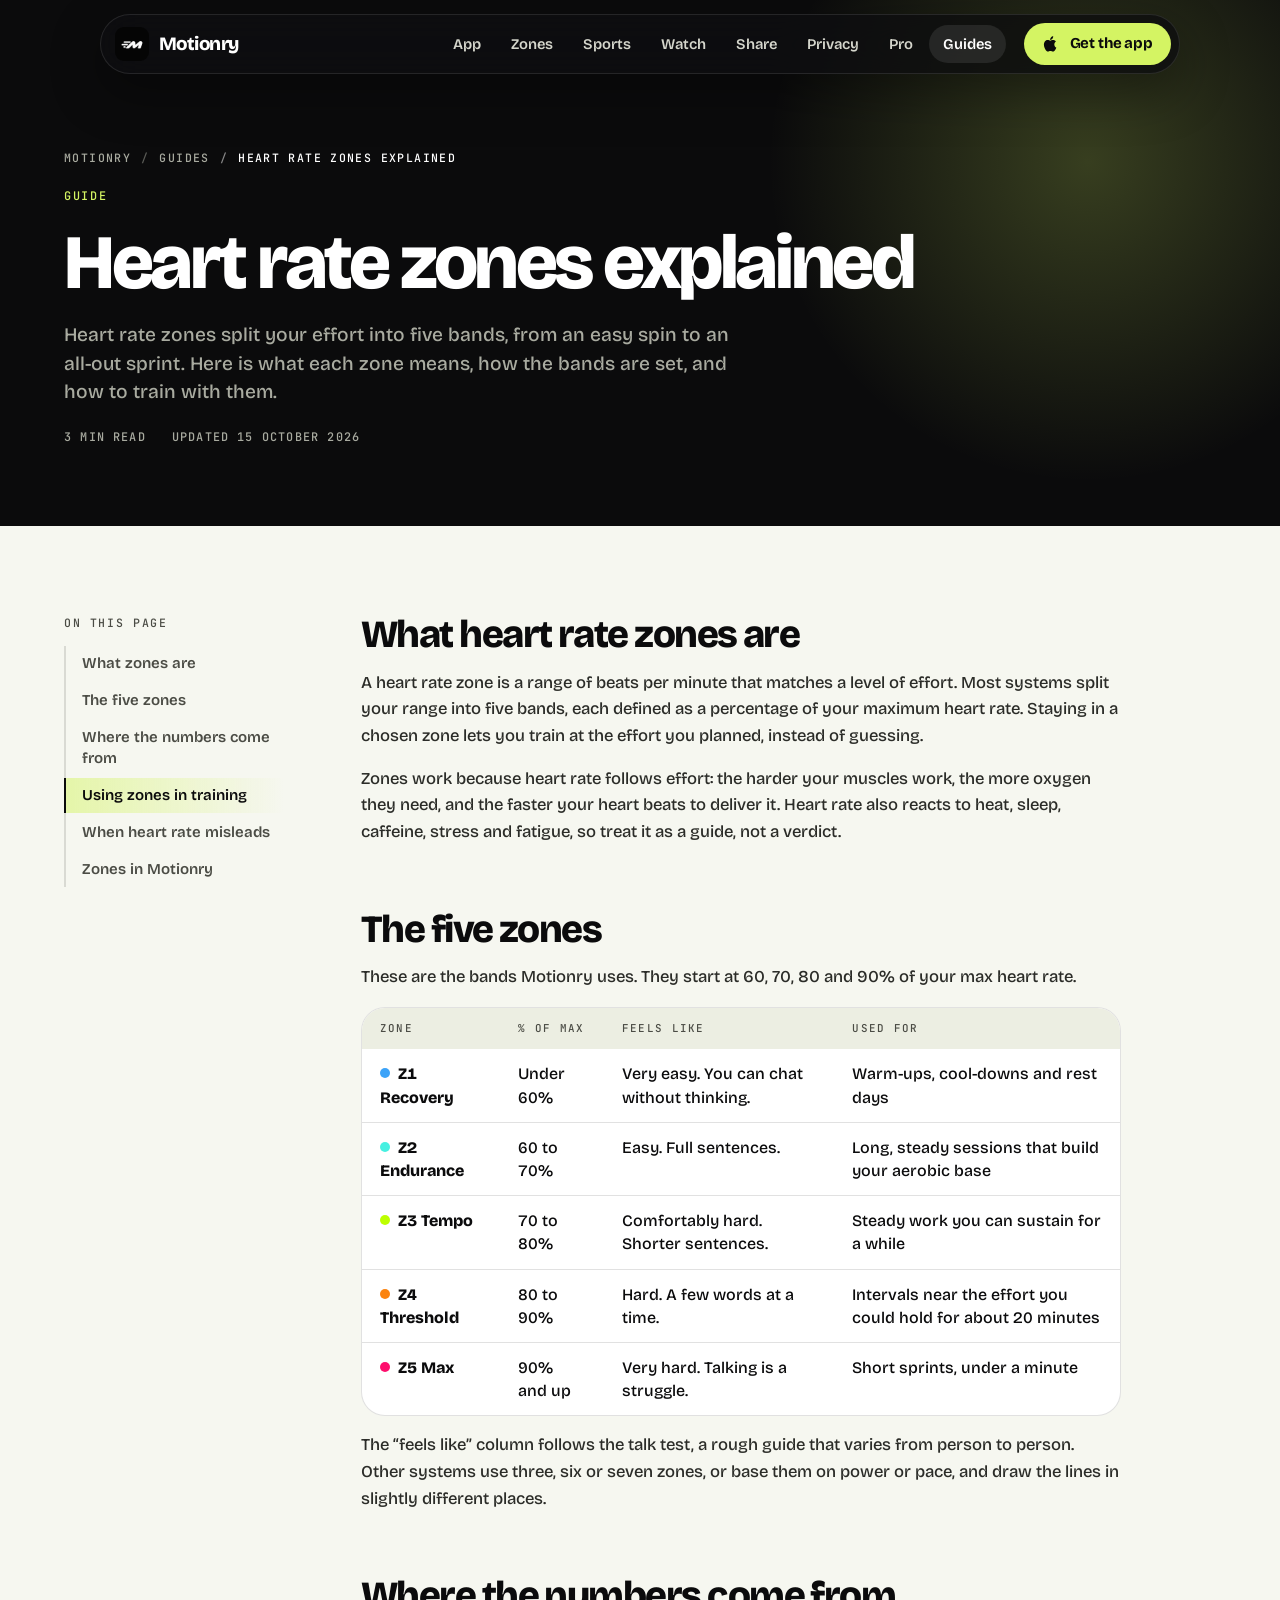
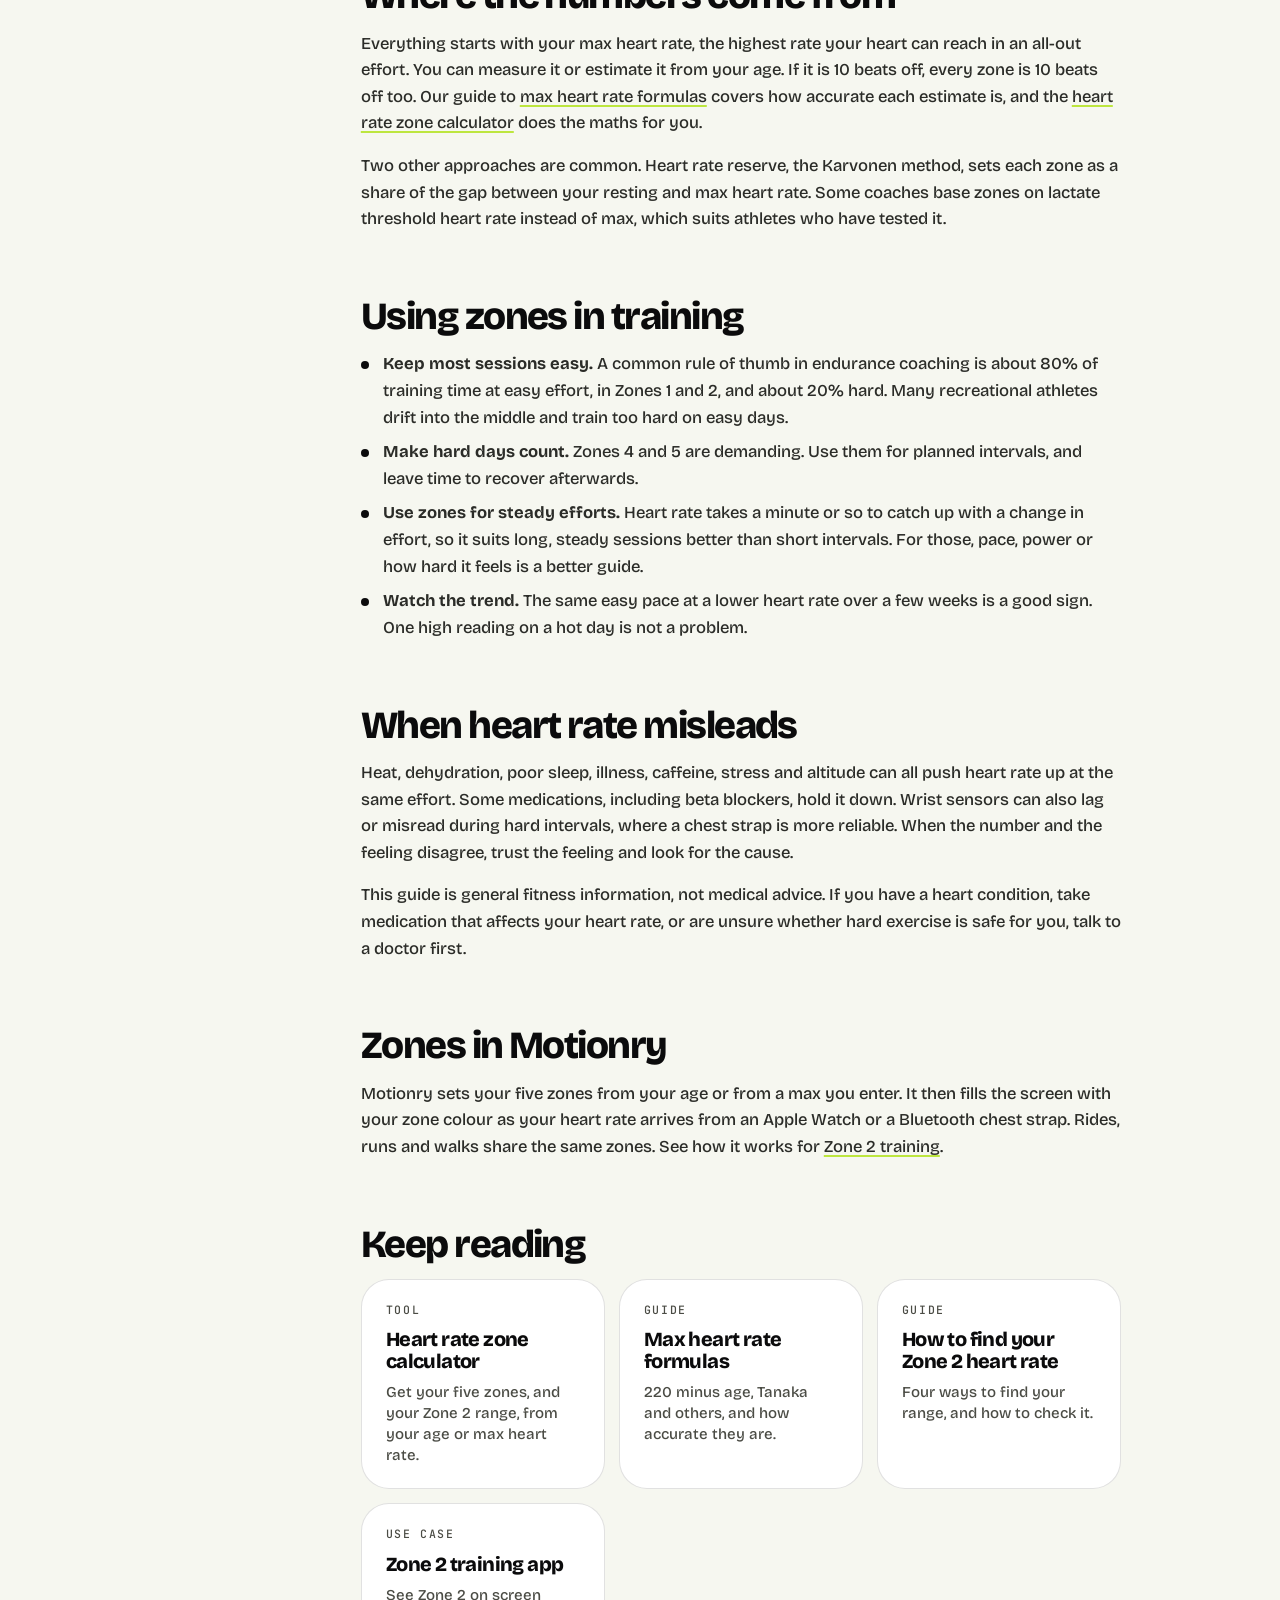
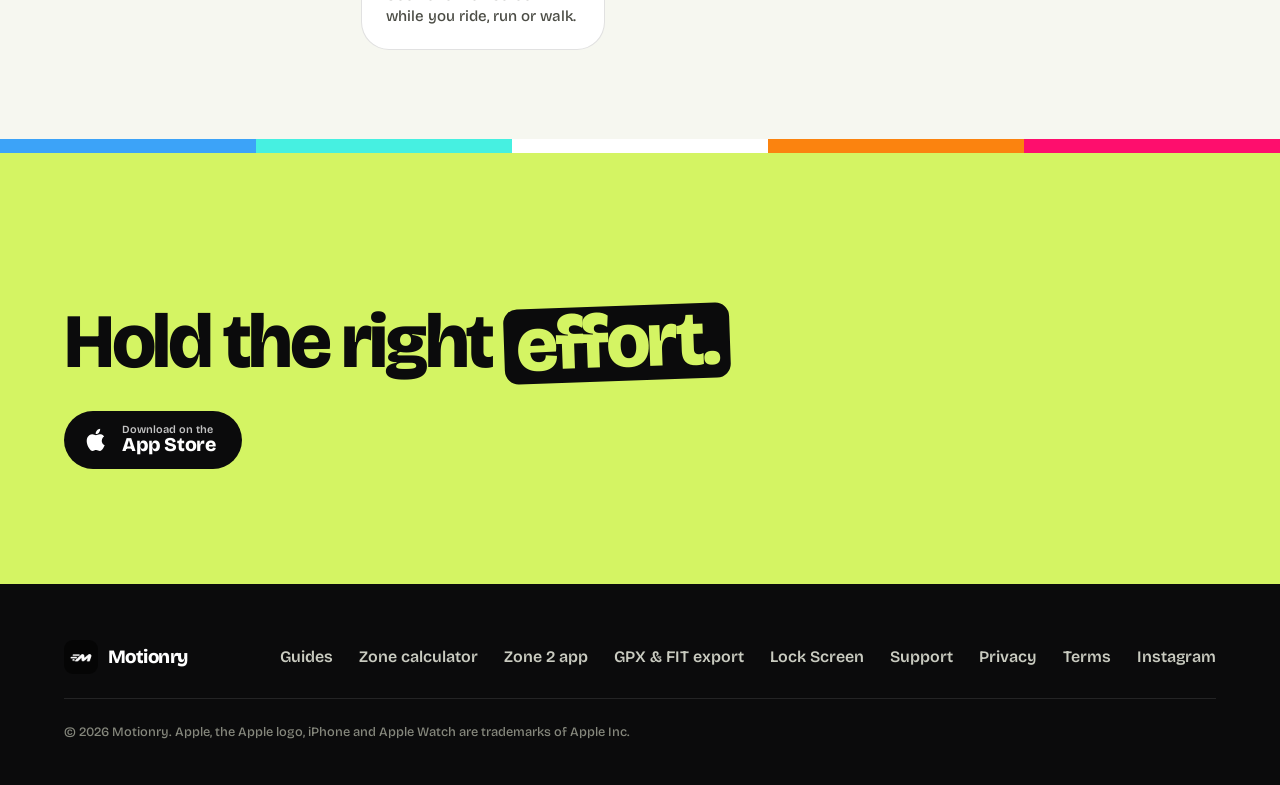
<file: guides/heart-rate-zones-explained/index.html>
<!DOCTYPE html>
<html lang="en">
<head>
  <meta charset="utf-8">
  <meta name="viewport" content="width=device-width, initial-scale=1, viewport-fit=cover">
  <title>Heart Rate Zones Explained: The 5 Zones · Motionry</title>
  <meta name="description" content="What the five heart rate zones are, how they are set from your max heart rate, what each one feels like, and how to use them in training.">
  <meta name="theme-color" content="#0B0B0C">
  <link rel="canonical" href="https://motionryapp.com/guides/heart-rate-zones-explained/">
  <meta property="og:type" content="article">
  <meta property="og:site_name" content="Motionry">
  <meta property="og:title" content="Heart Rate Zones Explained: The 5 Zones">
  <meta property="og:description" content="What the five heart rate zones are, how they are set from your max heart rate, what each one feels like, and how to use them in training.">
  <meta property="og:url" content="https://motionryapp.com/guides/heart-rate-zones-explained/">
  <meta property="og:image" content="https://motionryapp.com/assets/img/og.jpg">
  <meta property="og:image:width" content="1200">
  <meta property="og:image:height" content="630">
  <meta property="og:locale" content="en_US">
  <meta name="twitter:card" content="summary_large_image">
  <meta name="apple-itunes-app" content="app-id=6770678614">
  <link rel="icon" href="/favicon.ico" sizes="any">
  <link rel="icon" type="image/png" sizes="32x32" href="/assets/img/favicon-32.png">
  <link rel="apple-touch-icon" href="/assets/img/apple-touch-icon.png">
  <link rel="preconnect" href="https://fonts.googleapis.com">
  <link rel="preconnect" href="https://fonts.gstatic.com" crossorigin>
  <link href="https://fonts.googleapis.com/css2?family=Bricolage+Grotesque:opsz,wght@12..96,200..800&family=JetBrains+Mono:wght@500;700&display=swap" rel="stylesheet">
  <link rel="stylesheet" href="/css/styles.css">
  <script type="application/ld+json">
  {
    "@context": "https://schema.org",
    "@graph": [
      {
        "@type": "Article",
        "@id": "https://motionryapp.com/guides/heart-rate-zones-explained/#article",
        "mainEntityOfPage": "https://motionryapp.com/guides/heart-rate-zones-explained/",
        "headline": "Heart rate zones explained",
        "description": "What the five heart rate zones are, how they are set from your max heart rate, what each one feels like, and how to use them in training.",
        "image": "https://motionryapp.com/assets/img/og.jpg",
        "datePublished": "2026-10-15",
        "dateModified": "2026-10-15",
        "inLanguage": "en",
        "author": {
          "@id": "https://motionryapp.com/#organization"
        },
        "publisher": {
          "@id": "https://motionryapp.com/#organization"
        },
        "isPartOf": {
          "@id": "https://motionryapp.com/#website"
        }
      },
      {
        "@type": "BreadcrumbList",
        "itemListElement": [
          {
            "@type": "ListItem",
            "position": 1,
            "name": "Motionry",
            "item": "https://motionryapp.com/"
          },
          {
            "@type": "ListItem",
            "position": 2,
            "name": "Guides",
            "item": "https://motionryapp.com/guides/"
          },
          {
            "@type": "ListItem",
            "position": 3,
            "name": "Heart rate zones explained"
          }
        ]
      }
    ]
  }
  </script>
  <script src="/js/page.js" defer></script>
</head>
<body>

<svg class="sprite" aria-hidden="true">
  <symbol id="i-apple" viewBox="0 0 24 24"><path fill="currentColor" d="M16.4 12.6c0-2.6 2.1-3.8 2.2-3.9-1.2-1.8-3.1-2-3.7-2-1.6-.2-3.1.9-3.9.9-.8 0-2-.9-3.4-.9-1.7 0-3.3 1-4.2 2.6-1.8 3.1-.5 7.7 1.3 10.2.9 1.2 1.9 2.6 3.2 2.6 1.3-.1 1.8-.8 3.3-.8 1.6 0 2 .8 3.4.8 1.4 0 2.3-1.3 3.1-2.5 1-1.4 1.4-2.8 1.4-2.9 0 0-2.7-1-2.7-4.1zM13.9 5c.7-.9 1.2-2.1 1-3.3-1 0-2.3.7-3 1.6-.7.8-1.2 2-1.1 3.2 1.2.1 2.3-.6 3.1-1.5z"/></symbol>
  <symbol id="i-arrow" viewBox="0 0 24 24"><path d="M5 12h14M13 6l6 6-6 6" stroke="currentColor" stroke-width="2.4" fill="none" stroke-linecap="round" stroke-linejoin="round"/></symbol>
</svg>

<header class="nav is-stuck">
  <div class="nav__bar">
    <a href="/" class="brand" aria-label="Motionry home">
      <img src="/assets/img/icon-192.png" alt="" width="34" height="34" class="brand__icon">
      <span class="brand__name">Motionry</span>
    </a>
    <nav class="nav__links" id="nav-links" aria-label="Primary">
      <a href="/#story" class="nav__link">App</a>
      <a href="/#zones" class="nav__link">Zones</a>
      <a href="/#sports" class="nav__link">Sports</a>
      <a href="/#watch" class="nav__link">Watch</a>
      <a href="/#share" class="nav__link">Share</a>
      <a href="/privacy.html" class="nav__link">Privacy</a>
      <a href="/#pro" class="nav__link">Pro</a>
      <a href="/guides/" class="nav__link is-active">Guides</a>
    </nav>
    <a href="/#get" class="btn btn--lime btn--sm nav__cta"><svg><use href="#i-apple"/></svg><span>Get the app</span></a>
    <button class="nav__toggle" type="button" aria-label="Menu" aria-expanded="false" aria-controls="nav-links" data-nav-toggle><span></span><span></span></button>
  </div>
</header>

<main>

  <!-- Hero -->
  <section class="policy-hero">
    <div class="container">
      <nav class="crumbs" aria-label="Breadcrumb">
        <ol>
          <li><a href="/">Motionry</a></li>
          <li><a href="/guides/">Guides</a></li>
          <li aria-current="page">Heart rate zones explained</li>
        </ol>
      </nav>
      <div class="eyebrow">Guide</div>
      <h1 class="display-md">Heart rate zones explained</h1>
      <p class="lead lead--dark">Heart rate zones split your effort into five bands, from an easy spin to an all-out sprint. Here is what each zone means, how the bands are set, and how to train with them.</p>
      <div class="policy-meta">
        <span>3 min read</span>
        <span>Updated 15 October 2026</span>
      </div>
    </div>
  </section>

  <section class="policy-page">
    <div class="container policy">
      <nav class="policy-toc" aria-label="On this page">
        <div class="mono-label">On this page</div>
        <ul>
          <li><a href="#what">What zones are</a></li>
          <li><a href="#five">The five zones</a></li>
          <li><a href="#max">Where the numbers come from</a></li>
          <li><a href="#use">Using zones in training</a></li>
          <li><a href="#limits">When heart rate misleads</a></li>
          <li><a href="#motionry">Zones in Motionry</a></li>
        </ul>
      </nav>

      <div class="policy-body">

        <section class="policy-section" id="what">
          <h2>What heart rate zones are</h2>
          <p>A heart rate zone is a range of beats per minute that matches a level of effort. Most systems split your range into five bands, each defined as a percentage of your maximum heart rate. Staying in a chosen zone lets you train at the effort you planned, instead of guessing.</p>
          <p>Zones work because heart rate follows effort: the harder your muscles work, the more oxygen they need, and the faster your heart beats to deliver it. Heart rate also reacts to heat, sleep, caffeine, stress and fatigue, so treat it as a guide, not a verdict.</p>
        </section>

        <section class="policy-section" id="five">
          <h2>The five zones</h2>
          <p>These are the bands Motionry uses. They start at 60, 70, 80 and 90% of your max heart rate.</p>
          <div class="table-wrap">
            <table class="data data--text">
              <thead>
                <tr><th scope="col">Zone</th><th scope="col">% of max</th><th scope="col">Feels like</th><th scope="col">Used for</th></tr>
              </thead>
              <tbody>
                <tr><td><span class="zdot" style="--c: var(--z1)"></span>Z1 Recovery</td><td>Under 60%</td><td>Very easy. You can chat without thinking.</td><td>Warm-ups, cool-downs and rest days</td></tr>
                <tr><td><span class="zdot" style="--c: var(--z2)"></span>Z2 Endurance</td><td>60 to 70%</td><td>Easy. Full sentences.</td><td>Long, steady sessions that build your aerobic base</td></tr>
                <tr><td><span class="zdot" style="--c: var(--z3)"></span>Z3 Tempo</td><td>70 to 80%</td><td>Comfortably hard. Shorter sentences.</td><td>Steady work you can sustain for a while</td></tr>
                <tr><td><span class="zdot" style="--c: var(--z4)"></span>Z4 Threshold</td><td>80 to 90%</td><td>Hard. A few words at a time.</td><td>Intervals near the effort you could hold for about 20 minutes</td></tr>
                <tr><td><span class="zdot" style="--c: var(--z5)"></span>Z5 Max</td><td>90% and up</td><td>Very hard. Talking is a struggle.</td><td>Short sprints, under a minute</td></tr>
              </tbody>
            </table>
          </div>
          <p class="table-note">The &ldquo;feels like&rdquo; column follows the talk test, a rough guide that varies from person to person. Other systems use three, six or seven zones, or base them on power or pace, and draw the lines in slightly different places.</p>
        </section>

        <section class="policy-section" id="max">
          <h2>Where the numbers come from</h2>
          <p>Everything starts with your max heart rate, the highest rate your heart can reach in an all-out effort. You can measure it or estimate it from your age. If it is 10 beats off, every zone is 10 beats off too. Our guide to <a href="/guides/max-heart-rate-formulas/">max heart rate formulas</a> covers how accurate each estimate is, and the <a href="/heart-rate-zone-calculator/">heart rate zone calculator</a> does the maths for you.</p>
          <p>Two other approaches are common. Heart rate reserve, the Karvonen method, sets each zone as a share of the gap between your resting and max heart rate. Some coaches base zones on lactate threshold heart rate instead of max, which suits athletes who have tested it.</p>
        </section>

        <section class="policy-section" id="use">
          <h2>Using zones in training</h2>
          <ul class="policy-list">
            <li><strong>Keep most sessions easy.</strong> A common rule of thumb in endurance coaching is about 80% of training time at easy effort, in Zones 1 and 2, and about 20% hard. Many recreational athletes drift into the middle and train too hard on easy days.</li>
            <li><strong>Make hard days count.</strong> Zones 4 and 5 are demanding. Use them for planned intervals, and leave time to recover afterwards.</li>
            <li><strong>Use zones for steady efforts.</strong> Heart rate takes a minute or so to catch up with a change in effort, so it suits long, steady sessions better than short intervals. For those, pace, power or how hard it feels is a better guide.</li>
            <li><strong>Watch the trend.</strong> The same easy pace at a lower heart rate over a few weeks is a good sign. One high reading on a hot day is not a problem.</li>
          </ul>
        </section>

        <section class="policy-section" id="limits">
          <h2>When heart rate misleads</h2>
          <p>Heat, dehydration, poor sleep, illness, caffeine, stress and altitude can all push heart rate up at the same effort. Some medications, including beta blockers, hold it down. Wrist sensors can also lag or misread during hard intervals, where a chest strap is more reliable. When the number and the feeling disagree, trust the feeling and look for the cause.</p>
          <p class="fineprint">This guide is general fitness information, not medical advice. If you have a heart condition, take medication that affects your heart rate, or are unsure whether hard exercise is safe for you, talk to a doctor first.</p>
        </section>

        <section class="policy-section" id="motionry">
          <h2>Zones in Motionry</h2>
          <p>Motionry sets your five zones from your age or from a max you enter. It then fills the screen with your zone colour as your heart rate arrives from an Apple Watch or a Bluetooth chest strap. Rides, runs and walks share the same zones. See how it works for <a href="/zone-2-training-app/">Zone 2 training</a>.</p>
        </section>

        <section class="policy-section" id="related">
          <h2>Keep reading</h2>
          <div class="related">
            <a href="/heart-rate-zone-calculator/"><span class="mono-label">Tool</span><strong>Heart rate zone calculator</strong><p>Get your five zones, and your Zone 2 range, from your age or max heart rate.</p></a>
            <a href="/guides/max-heart-rate-formulas/"><span class="mono-label">Guide</span><strong>Max heart rate formulas</strong><p>220 minus age, Tanaka and others, and how accurate they are.</p></a>
            <a href="/guides/how-to-find-your-zone-2-heart-rate/"><span class="mono-label">Guide</span><strong>How to find your Zone 2 heart rate</strong><p>Four ways to find your range, and how to check it.</p></a>
            <a href="/zone-2-training-app/"><span class="mono-label">Use case</span><strong>Zone 2 training app</strong><p>See Zone 2 on screen while you ride, run or walk.</p></a>
          </div>
        </section>

      </div>
    </div>
  </section>

  <!-- Download -->
  <section class="download policy-end">
    <div class="download__zones" aria-hidden="true"><span></span><span></span><span></span><span></span><span></span></div>
    <div class="container download__inner">
      <div class="download__cta">
        <h2 class="display-md">Hold the right <span class="hl-ink">effort.</span></h2>
        <div class="download__buttons">
          <a href="https://apps.apple.com/app/motionry-run-ride-walk/id6770678614" class="store-btn store-btn--ink">
            <svg class="store-btn__logo"><use href="#i-apple"/></svg>
            <span class="store-btn__text"><small>Download on the</small><strong>App Store</strong></span>
          </a>
        </div>
      </div>
    </div>
  </section>
</main>

<footer class="footer">
  <div class="container footer__inner">
    <a href="/" class="brand brand--footer" aria-label="Motionry home">
      <img src="/assets/img/icon-192.png" alt="" width="34" height="34" class="brand__icon" loading="lazy">
      <span class="brand__name">Motionry</span>
    </a>
    <nav class="footer__links" aria-label="Footer">
      <a href="/guides/">Guides</a>
      <a href="/heart-rate-zone-calculator/">Zone calculator</a>
      <a href="/zone-2-training-app/">Zone 2 app</a>
      <a href="/gpx-fit-export/">GPX &amp; FIT export</a>
      <a href="/lock-screen-live-activity/">Lock Screen</a>
      <a href="/support/">Support</a>
      <a href="/privacy.html">Privacy</a>
      <a href="/terms/">Terms</a>
      <a href="https://www.instagram.com/motionry.app/" target="_blank" rel="noopener">Instagram</a>
    </nav>
    <p class="footer__legal">© 2026 Motionry. Apple, the Apple logo, iPhone and Apple Watch are trademarks of Apple Inc.</p>
  </div>
</footer>

</body>
</html>
</file>
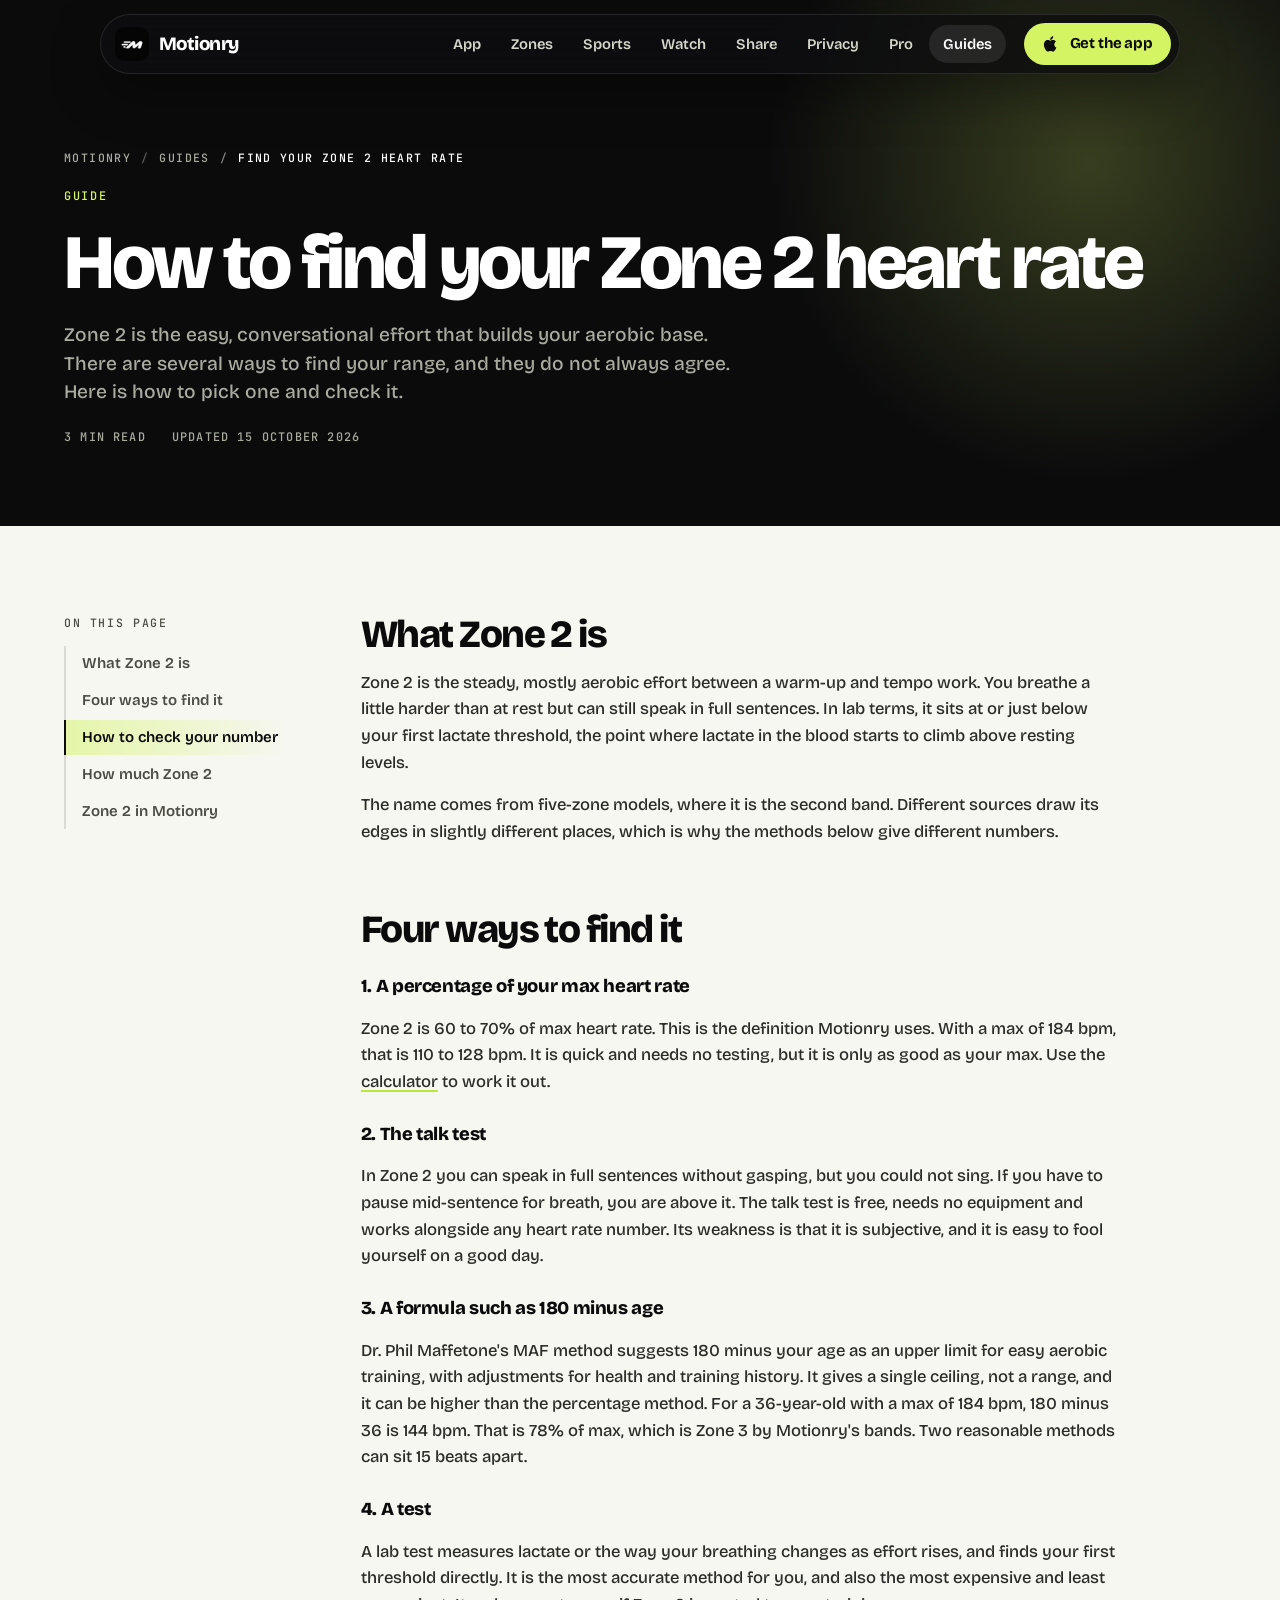
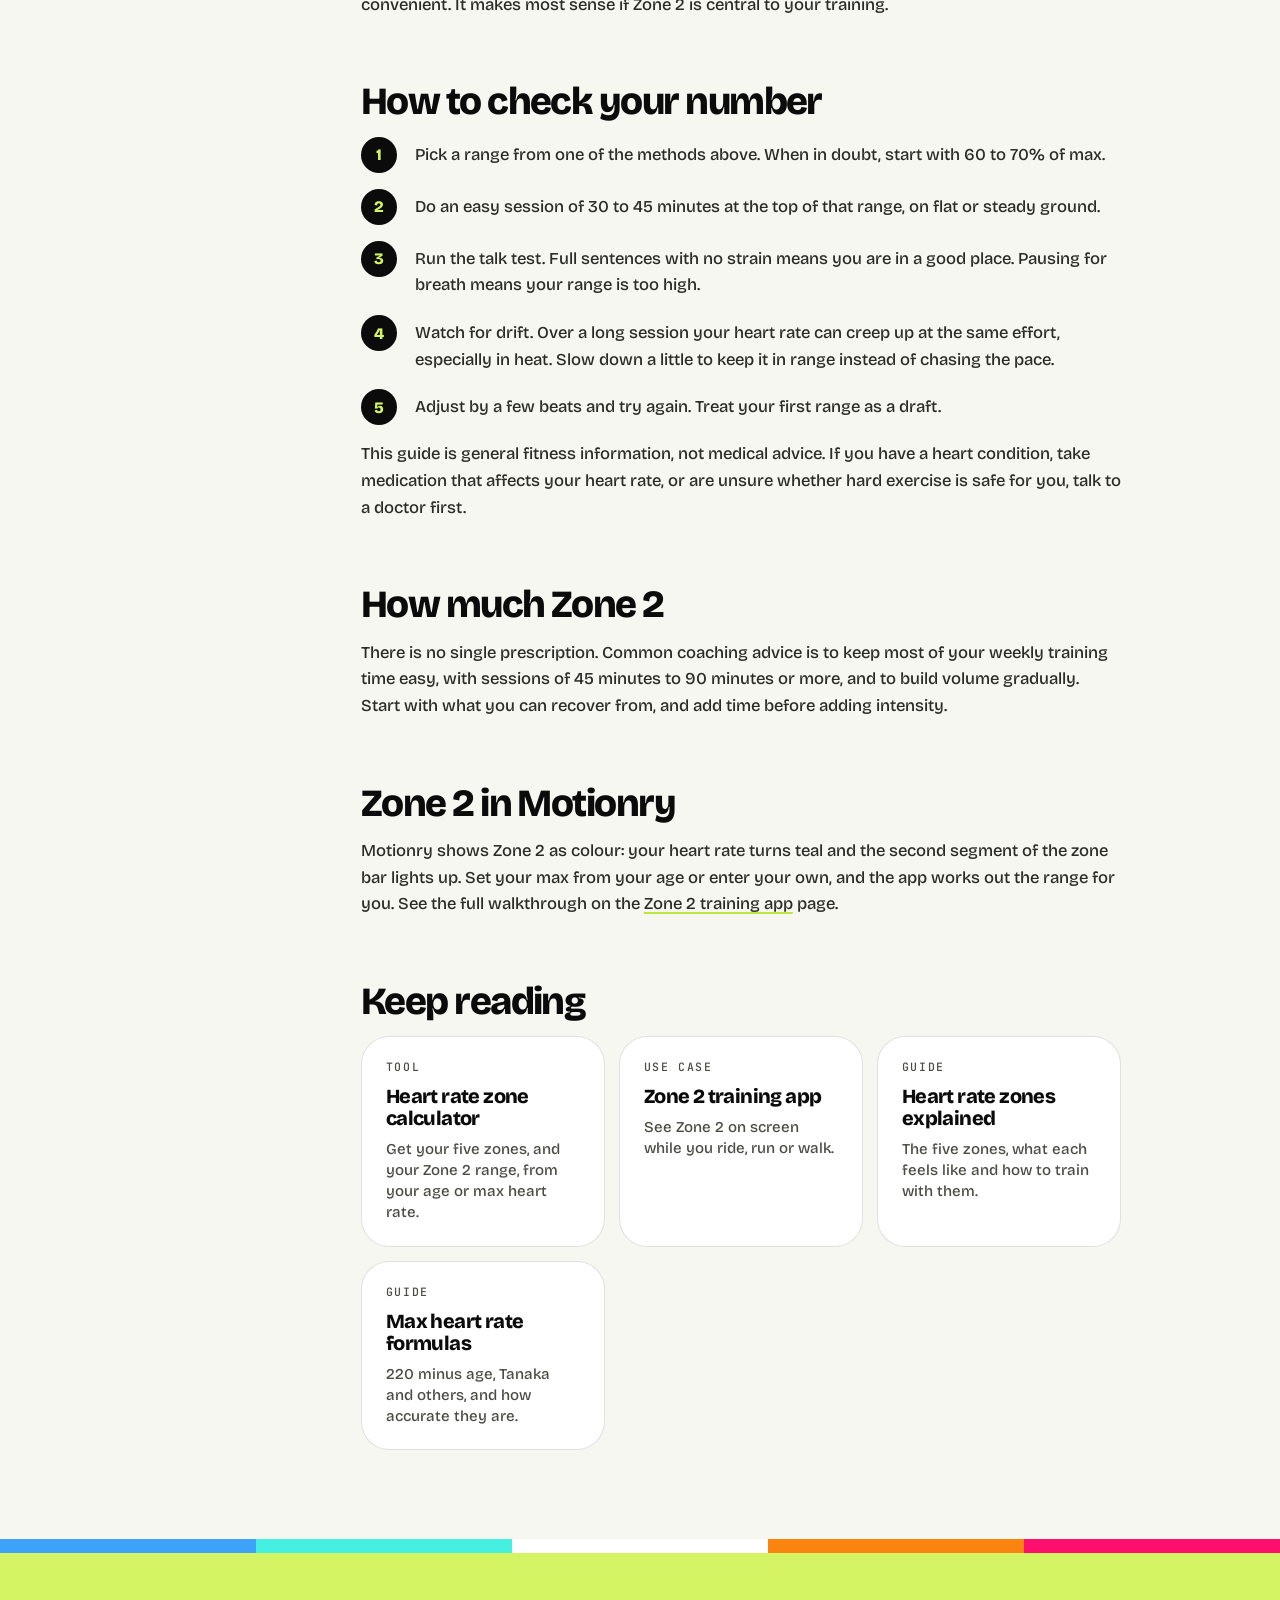
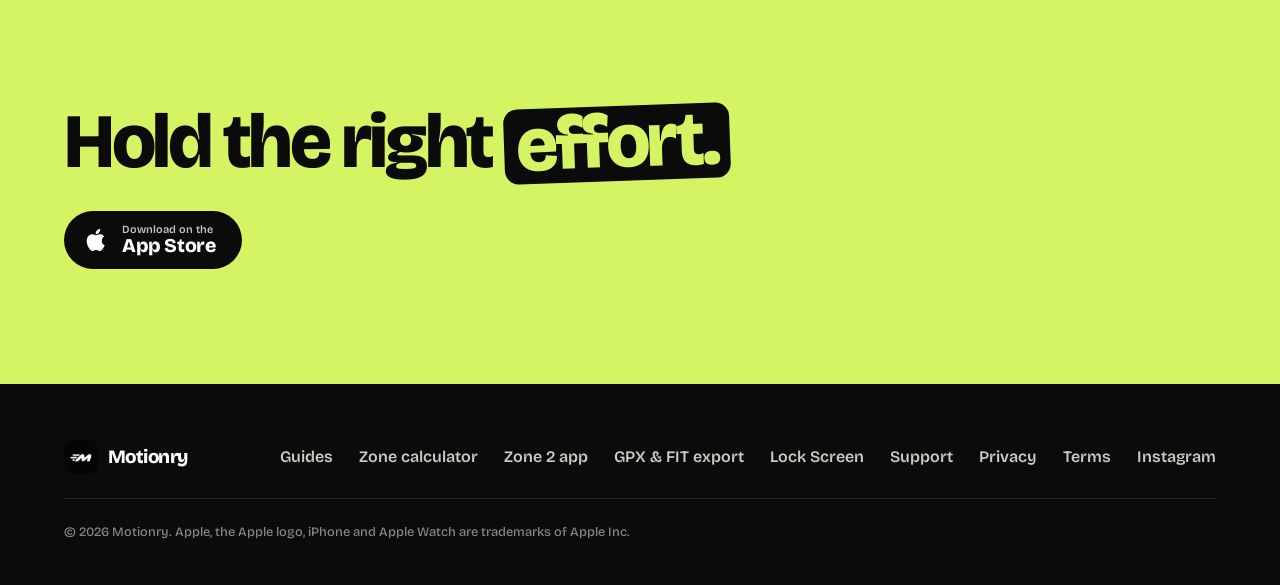
<file: guides/how-to-find-your-zone-2-heart-rate/index.html>
<!DOCTYPE html>
<html lang="en">
<head>
  <meta charset="utf-8">
  <meta name="viewport" content="width=device-width, initial-scale=1, viewport-fit=cover">
  <title>How to Find Your Zone 2 Heart Rate · Motionry</title>
  <meta name="description" content="Four ways to find your Zone 2 heart rate: a percentage of max, the talk test, a formula such as 180 minus age, or a lab test. What each is good for.">
  <meta name="theme-color" content="#0B0B0C">
  <link rel="canonical" href="https://motionryapp.com/guides/how-to-find-your-zone-2-heart-rate/">
  <meta property="og:type" content="article">
  <meta property="og:site_name" content="Motionry">
  <meta property="og:title" content="How to Find Your Zone 2 Heart Rate">
  <meta property="og:description" content="Four ways to find your Zone 2 heart rate: a percentage of max, the talk test, a formula such as 180 minus age, or a lab test. What each is good for.">
  <meta property="og:url" content="https://motionryapp.com/guides/how-to-find-your-zone-2-heart-rate/">
  <meta property="og:image" content="https://motionryapp.com/assets/img/og.jpg">
  <meta property="og:image:width" content="1200">
  <meta property="og:image:height" content="630">
  <meta property="og:locale" content="en_US">
  <meta name="twitter:card" content="summary_large_image">
  <meta name="apple-itunes-app" content="app-id=6770678614">
  <link rel="icon" href="/favicon.ico" sizes="any">
  <link rel="icon" type="image/png" sizes="32x32" href="/assets/img/favicon-32.png">
  <link rel="apple-touch-icon" href="/assets/img/apple-touch-icon.png">
  <link rel="preconnect" href="https://fonts.googleapis.com">
  <link rel="preconnect" href="https://fonts.gstatic.com" crossorigin>
  <link href="https://fonts.googleapis.com/css2?family=Bricolage+Grotesque:opsz,wght@12..96,200..800&family=JetBrains+Mono:wght@500;700&display=swap" rel="stylesheet">
  <link rel="stylesheet" href="/css/styles.css">
  <script type="application/ld+json">
  {
    "@context": "https://schema.org",
    "@graph": [
      {
        "@type": "Article",
        "@id": "https://motionryapp.com/guides/how-to-find-your-zone-2-heart-rate/#article",
        "mainEntityOfPage": "https://motionryapp.com/guides/how-to-find-your-zone-2-heart-rate/",
        "headline": "How to find your Zone 2 heart rate",
        "description": "Four ways to find your Zone 2 heart rate: a percentage of max, the talk test, a formula such as 180 minus age, or a lab test. What each is good for.",
        "image": "https://motionryapp.com/assets/img/og.jpg",
        "datePublished": "2026-10-15",
        "dateModified": "2026-10-15",
        "inLanguage": "en",
        "author": {
          "@id": "https://motionryapp.com/#organization"
        },
        "publisher": {
          "@id": "https://motionryapp.com/#organization"
        },
        "isPartOf": {
          "@id": "https://motionryapp.com/#website"
        }
      },
      {
        "@type": "BreadcrumbList",
        "itemListElement": [
          {
            "@type": "ListItem",
            "position": 1,
            "name": "Motionry",
            "item": "https://motionryapp.com/"
          },
          {
            "@type": "ListItem",
            "position": 2,
            "name": "Guides",
            "item": "https://motionryapp.com/guides/"
          },
          {
            "@type": "ListItem",
            "position": 3,
            "name": "Find your Zone 2 heart rate"
          }
        ]
      }
    ]
  }
  </script>
  <script src="/js/page.js" defer></script>
</head>
<body>

<svg class="sprite" aria-hidden="true">
  <symbol id="i-apple" viewBox="0 0 24 24"><path fill="currentColor" d="M16.4 12.6c0-2.6 2.1-3.8 2.2-3.9-1.2-1.8-3.1-2-3.7-2-1.6-.2-3.1.9-3.9.9-.8 0-2-.9-3.4-.9-1.7 0-3.3 1-4.2 2.6-1.8 3.1-.5 7.7 1.3 10.2.9 1.2 1.9 2.6 3.2 2.6 1.3-.1 1.8-.8 3.3-.8 1.6 0 2 .8 3.4.8 1.4 0 2.3-1.3 3.1-2.5 1-1.4 1.4-2.8 1.4-2.9 0 0-2.7-1-2.7-4.1zM13.9 5c.7-.9 1.2-2.1 1-3.3-1 0-2.3.7-3 1.6-.7.8-1.2 2-1.1 3.2 1.2.1 2.3-.6 3.1-1.5z"/></symbol>
  <symbol id="i-arrow" viewBox="0 0 24 24"><path d="M5 12h14M13 6l6 6-6 6" stroke="currentColor" stroke-width="2.4" fill="none" stroke-linecap="round" stroke-linejoin="round"/></symbol>
</svg>

<header class="nav is-stuck">
  <div class="nav__bar">
    <a href="/" class="brand" aria-label="Motionry home">
      <img src="/assets/img/icon-192.png" alt="" width="34" height="34" class="brand__icon">
      <span class="brand__name">Motionry</span>
    </a>
    <nav class="nav__links" id="nav-links" aria-label="Primary">
      <a href="/#story" class="nav__link">App</a>
      <a href="/#zones" class="nav__link">Zones</a>
      <a href="/#sports" class="nav__link">Sports</a>
      <a href="/#watch" class="nav__link">Watch</a>
      <a href="/#share" class="nav__link">Share</a>
      <a href="/privacy.html" class="nav__link">Privacy</a>
      <a href="/#pro" class="nav__link">Pro</a>
      <a href="/guides/" class="nav__link is-active">Guides</a>
    </nav>
    <a href="/#get" class="btn btn--lime btn--sm nav__cta"><svg><use href="#i-apple"/></svg><span>Get the app</span></a>
    <button class="nav__toggle" type="button" aria-label="Menu" aria-expanded="false" aria-controls="nav-links" data-nav-toggle><span></span><span></span></button>
  </div>
</header>

<main>

  <!-- Hero -->
  <section class="policy-hero">
    <div class="container">
      <nav class="crumbs" aria-label="Breadcrumb">
        <ol>
          <li><a href="/">Motionry</a></li>
          <li><a href="/guides/">Guides</a></li>
          <li aria-current="page">Find your Zone 2 heart rate</li>
        </ol>
      </nav>
      <div class="eyebrow">Guide</div>
      <h1 class="display-md">How to find your Zone 2 heart rate</h1>
      <p class="lead lead--dark">Zone 2 is the easy, conversational effort that builds your aerobic base. There are several ways to find your range, and they do not always agree. Here is how to pick one and check it.</p>
      <div class="policy-meta">
        <span>3 min read</span>
        <span>Updated 15 October 2026</span>
      </div>
    </div>
  </section>

  <section class="policy-page">
    <div class="container policy">
      <nav class="policy-toc" aria-label="On this page">
        <div class="mono-label">On this page</div>
        <ul>
          <li><a href="#what">What Zone 2 is</a></li>
          <li><a href="#methods">Four ways to find it</a></li>
          <li><a href="#check">How to check your number</a></li>
          <li><a href="#time">How much Zone 2</a></li>
          <li><a href="#motionry">Zone 2 in Motionry</a></li>
        </ul>
      </nav>

      <div class="policy-body">

        <section class="policy-section" id="what">
          <h2>What Zone 2 is</h2>
          <p>Zone 2 is the steady, mostly aerobic effort between a warm-up and tempo work. You breathe a little harder than at rest but can still speak in full sentences. In lab terms, it sits at or just below your first lactate threshold, the point where lactate in the blood starts to climb above resting levels.</p>
          <p>The name comes from five-zone models, where it is the second band. Different sources draw its edges in slightly different places, which is why the methods below give different numbers.</p>
        </section>

        <section class="policy-section" id="methods">
          <h2>Four ways to find it</h2>

          <h3>1. A percentage of your max heart rate</h3>
          <p>Zone 2 is 60 to 70% of max heart rate. This is the definition Motionry uses. With a max of 184 bpm, that is 110 to 128 bpm. It is quick and needs no testing, but it is only as good as your max. Use the <a href="/heart-rate-zone-calculator/">calculator</a> to work it out.</p>

          <h3>2. The talk test</h3>
          <p>In Zone 2 you can speak in full sentences without gasping, but you could not sing. If you have to pause mid-sentence for breath, you are above it. The talk test is free, needs no equipment and works alongside any heart rate number. Its weakness is that it is subjective, and it is easy to fool yourself on a good day.</p>

          <h3>3. A formula such as 180 minus age</h3>
          <p>Dr. Phil Maffetone's MAF method suggests 180 minus your age as an upper limit for easy aerobic training, with adjustments for health and training history. It gives a single ceiling, not a range, and it can be higher than the percentage method. For a 36-year-old with a max of 184 bpm, 180 minus 36 is 144 bpm. That is 78% of max, which is Zone 3 by Motionry's bands. Two reasonable methods can sit 15 beats apart.</p>

          <h3>4. A test</h3>
          <p>A lab test measures lactate or the way your breathing changes as effort rises, and finds your first threshold directly. It is the most accurate method for you, and also the most expensive and least convenient. It makes most sense if Zone 2 is central to your training.</p>
        </section>

        <section class="policy-section" id="check">
          <h2>How to check your number</h2>
          <ol class="steps">
            <li>Pick a range from one of the methods above. When in doubt, start with 60 to 70% of max.</li>
            <li>Do an easy session of 30 to 45 minutes at the top of that range, on flat or steady ground.</li>
            <li>Run the talk test. Full sentences with no strain means you are in a good place. Pausing for breath means your range is too high.</li>
            <li>Watch for drift. Over a long session your heart rate can creep up at the same effort, especially in heat. Slow down a little to keep it in range instead of chasing the pace.</li>
            <li>Adjust by a few beats and try again. Treat your first range as a draft.</li>
          </ol>
          <p class="fineprint">This guide is general fitness information, not medical advice. If you have a heart condition, take medication that affects your heart rate, or are unsure whether hard exercise is safe for you, talk to a doctor first.</p>
        </section>

        <section class="policy-section" id="time">
          <h2>How much Zone 2</h2>
          <p>There is no single prescription. Common coaching advice is to keep most of your weekly training time easy, with sessions of 45 minutes to 90 minutes or more, and to build volume gradually. Start with what you can recover from, and add time before adding intensity.</p>
        </section>

        <section class="policy-section" id="motionry">
          <h2>Zone 2 in Motionry</h2>
          <p>Motionry shows Zone 2 as colour: your heart rate turns teal and the second segment of the zone bar lights up. Set your max from your age or enter your own, and the app works out the range for you. See the full walkthrough on the <a href="/zone-2-training-app/">Zone 2 training app</a> page.</p>
        </section>

        <section class="policy-section" id="related">
          <h2>Keep reading</h2>
          <div class="related">
            <a href="/heart-rate-zone-calculator/"><span class="mono-label">Tool</span><strong>Heart rate zone calculator</strong><p>Get your five zones, and your Zone 2 range, from your age or max heart rate.</p></a>
            <a href="/zone-2-training-app/"><span class="mono-label">Use case</span><strong>Zone 2 training app</strong><p>See Zone 2 on screen while you ride, run or walk.</p></a>
            <a href="/guides/heart-rate-zones-explained/"><span class="mono-label">Guide</span><strong>Heart rate zones explained</strong><p>The five zones, what each feels like and how to train with them.</p></a>
            <a href="/guides/max-heart-rate-formulas/"><span class="mono-label">Guide</span><strong>Max heart rate formulas</strong><p>220 minus age, Tanaka and others, and how accurate they are.</p></a>
          </div>
        </section>

      </div>
    </div>
  </section>

  <!-- Download -->
  <section class="download policy-end">
    <div class="download__zones" aria-hidden="true"><span></span><span></span><span></span><span></span><span></span></div>
    <div class="container download__inner">
      <div class="download__cta">
        <h2 class="display-md">Hold the right <span class="hl-ink">effort.</span></h2>
        <div class="download__buttons">
          <a href="https://apps.apple.com/app/motionry-run-ride-walk/id6770678614" class="store-btn store-btn--ink">
            <svg class="store-btn__logo"><use href="#i-apple"/></svg>
            <span class="store-btn__text"><small>Download on the</small><strong>App Store</strong></span>
          </a>
        </div>
      </div>
    </div>
  </section>
</main>

<footer class="footer">
  <div class="container footer__inner">
    <a href="/" class="brand brand--footer" aria-label="Motionry home">
      <img src="/assets/img/icon-192.png" alt="" width="34" height="34" class="brand__icon" loading="lazy">
      <span class="brand__name">Motionry</span>
    </a>
    <nav class="footer__links" aria-label="Footer">
      <a href="/guides/">Guides</a>
      <a href="/heart-rate-zone-calculator/">Zone calculator</a>
      <a href="/zone-2-training-app/">Zone 2 app</a>
      <a href="/gpx-fit-export/">GPX &amp; FIT export</a>
      <a href="/lock-screen-live-activity/">Lock Screen</a>
      <a href="/support/">Support</a>
      <a href="/privacy.html">Privacy</a>
      <a href="/terms/">Terms</a>
      <a href="https://www.instagram.com/motionry.app/" target="_blank" rel="noopener">Instagram</a>
    </nav>
    <p class="footer__legal">© 2026 Motionry. Apple, the Apple logo, iPhone and Apple Watch are trademarks of Apple Inc.</p>
  </div>
</footer>

</body>
</html>
</file>
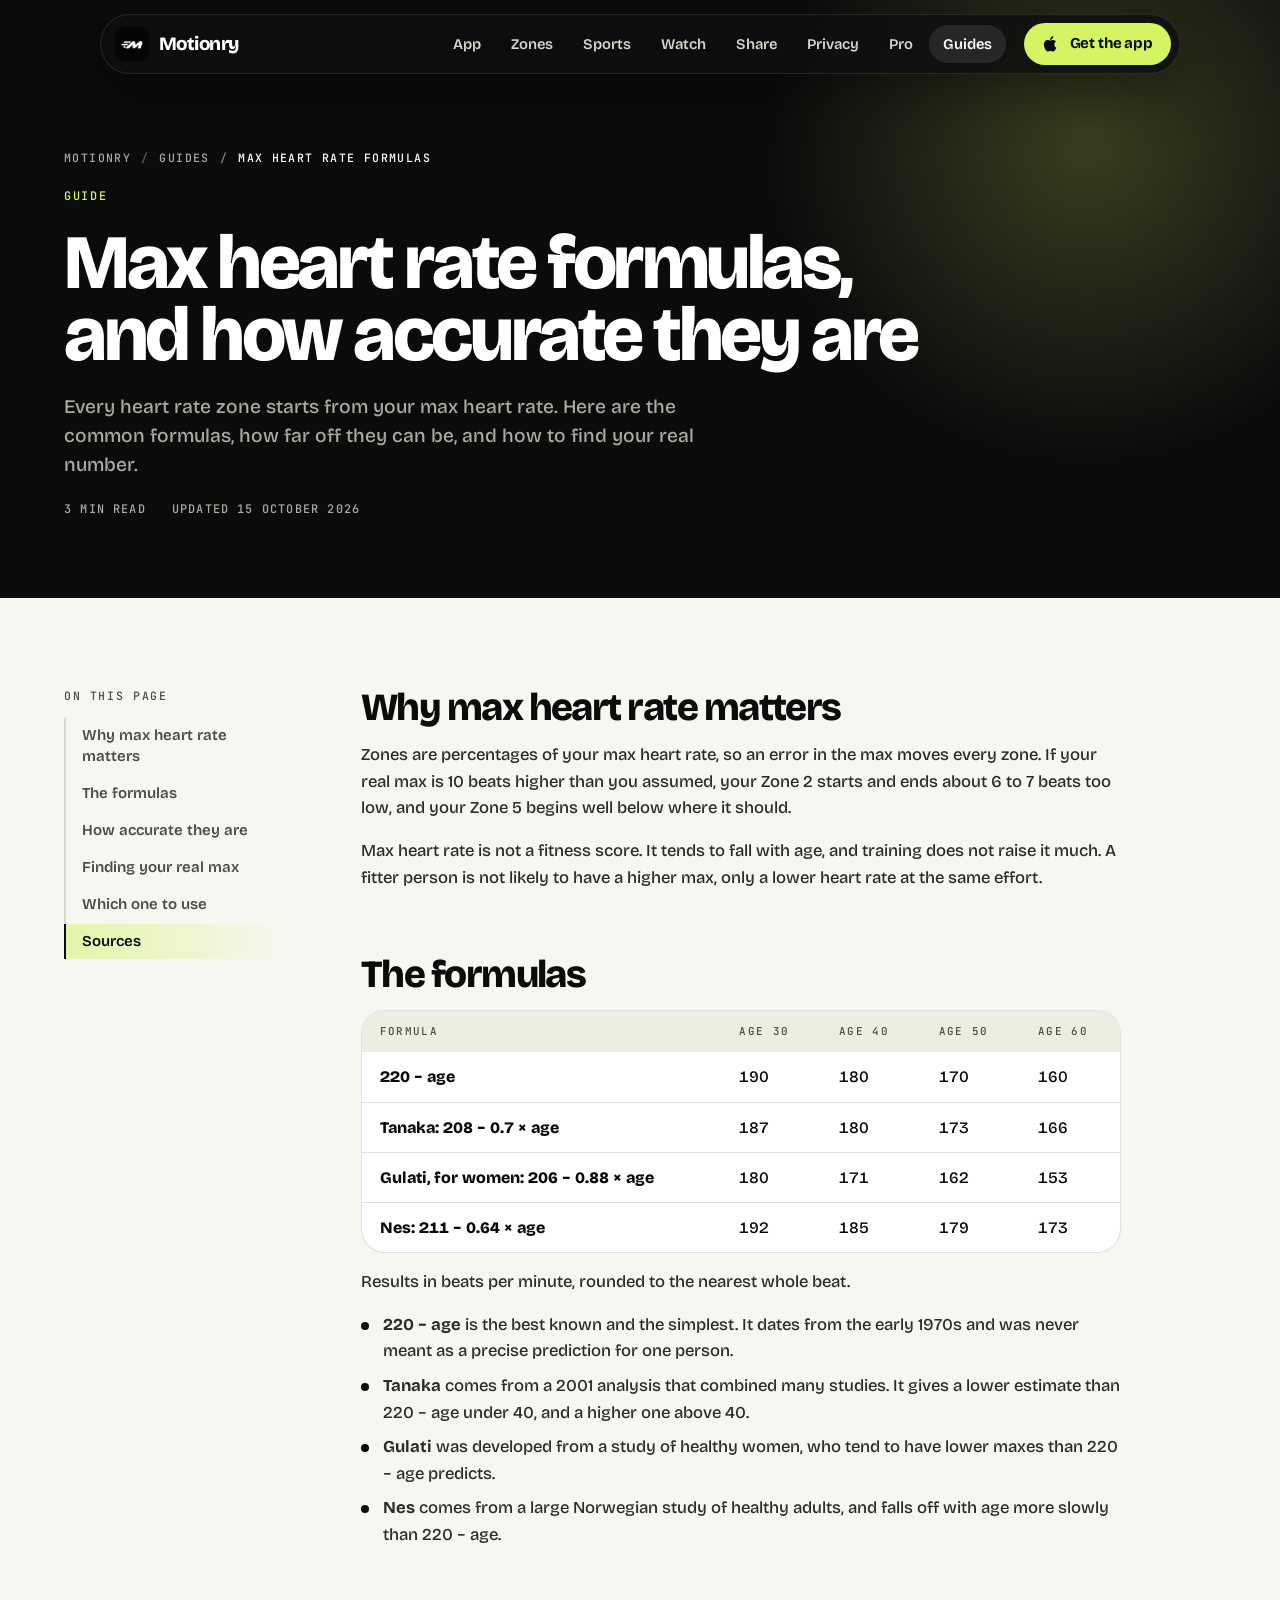
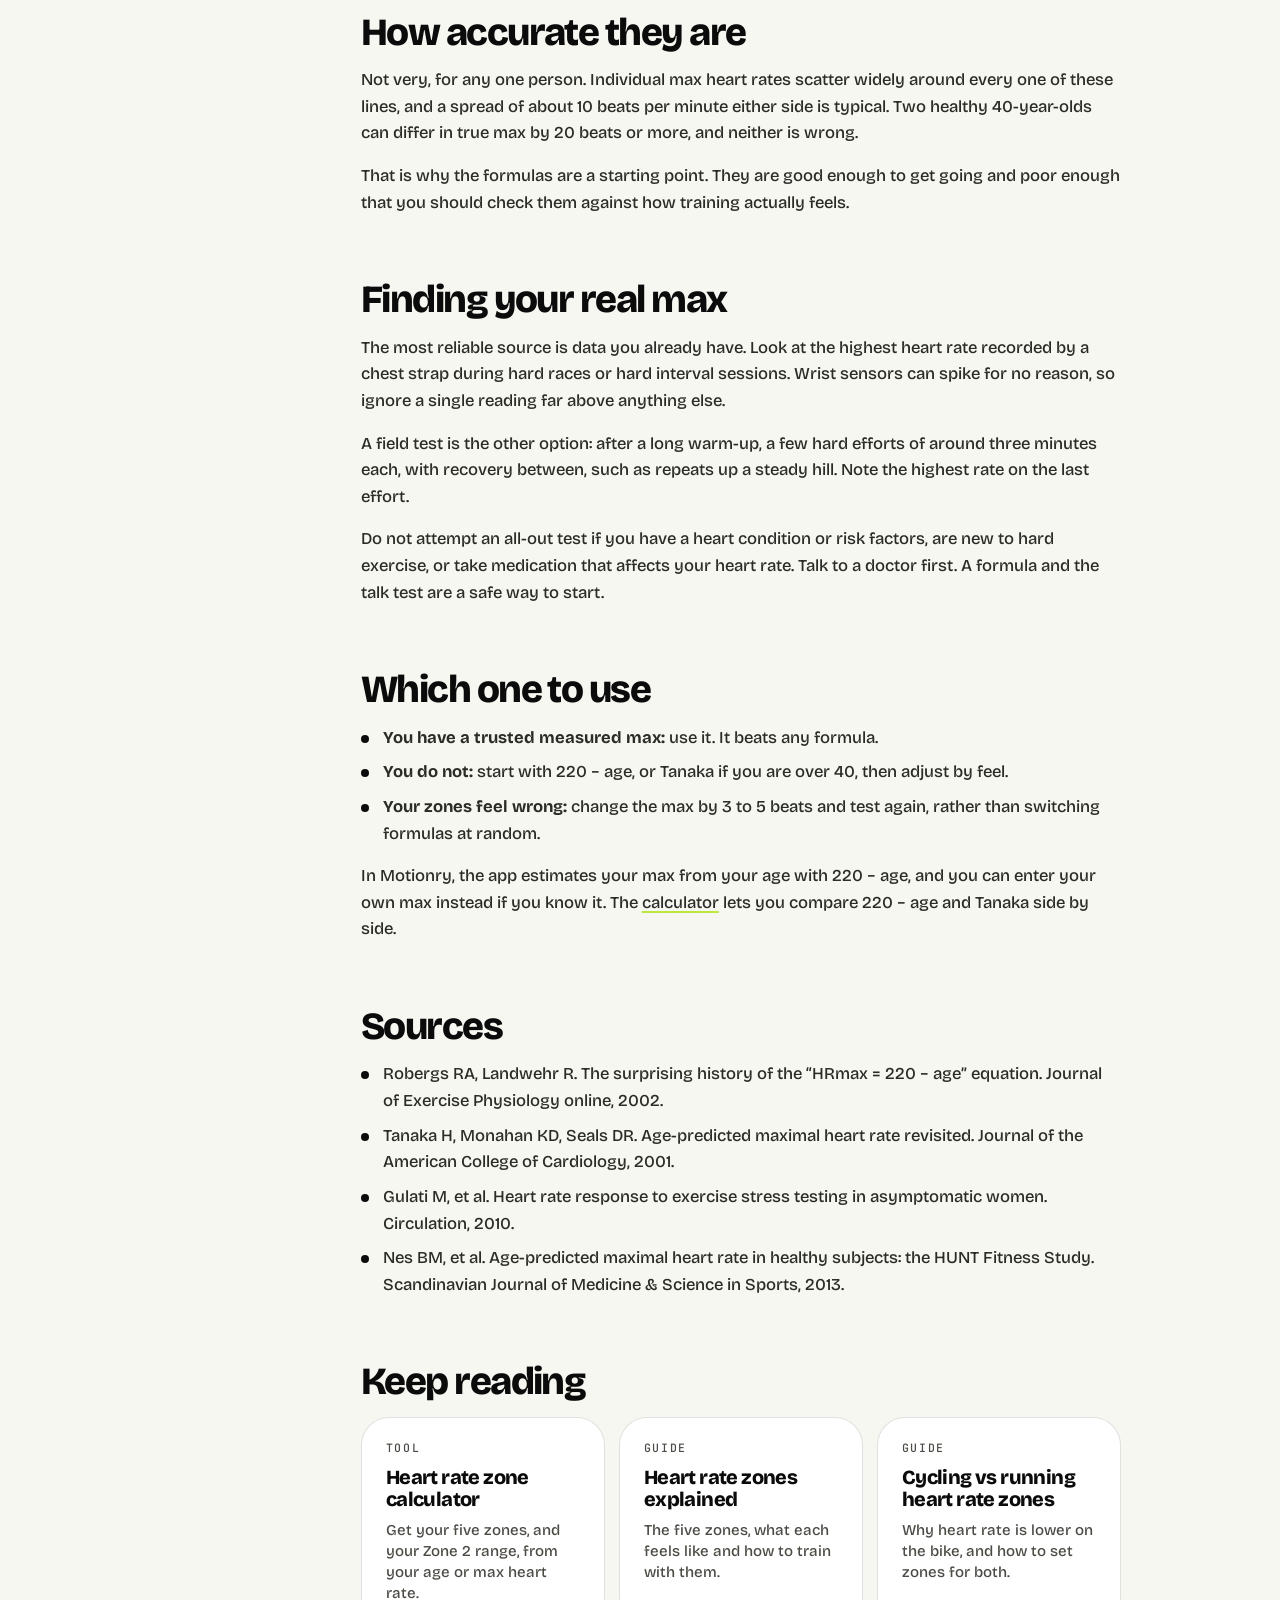
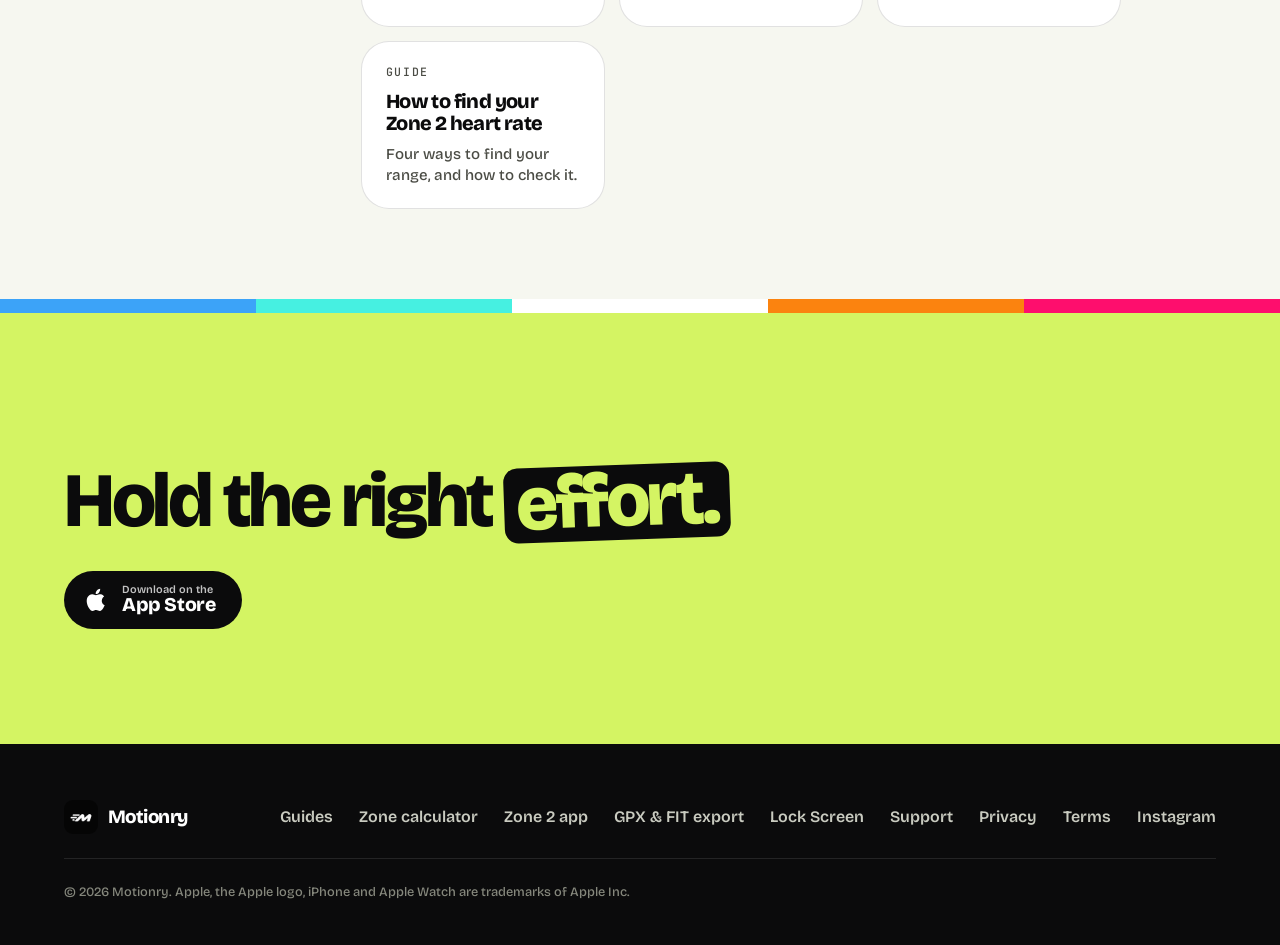
<file: guides/max-heart-rate-formulas/index.html>
<!DOCTYPE html>
<html lang="en">
<head>
  <meta charset="utf-8">
  <meta name="viewport" content="width=device-width, initial-scale=1, viewport-fit=cover">
  <title>Max Heart Rate Formulas: 220 − Age, Tanaka and More · Motionry</title>
  <meta name="description" content="How 220 minus age, Tanaka and other formulas estimate your max heart rate, how accurate they are, and how to find your real number.">
  <meta name="theme-color" content="#0B0B0C">
  <link rel="canonical" href="https://motionryapp.com/guides/max-heart-rate-formulas/">
  <meta property="og:type" content="article">
  <meta property="og:site_name" content="Motionry">
  <meta property="og:title" content="Max Heart Rate Formulas: 220 − Age, Tanaka and More">
  <meta property="og:description" content="How 220 minus age, Tanaka and other formulas estimate your max heart rate, how accurate they are, and how to find your real number.">
  <meta property="og:url" content="https://motionryapp.com/guides/max-heart-rate-formulas/">
  <meta property="og:image" content="https://motionryapp.com/assets/img/og.jpg">
  <meta property="og:image:width" content="1200">
  <meta property="og:image:height" content="630">
  <meta property="og:locale" content="en_US">
  <meta name="twitter:card" content="summary_large_image">
  <meta name="apple-itunes-app" content="app-id=6770678614">
  <link rel="icon" href="/favicon.ico" sizes="any">
  <link rel="icon" type="image/png" sizes="32x32" href="/assets/img/favicon-32.png">
  <link rel="apple-touch-icon" href="/assets/img/apple-touch-icon.png">
  <link rel="preconnect" href="https://fonts.googleapis.com">
  <link rel="preconnect" href="https://fonts.gstatic.com" crossorigin>
  <link href="https://fonts.googleapis.com/css2?family=Bricolage+Grotesque:opsz,wght@12..96,200..800&family=JetBrains+Mono:wght@500;700&display=swap" rel="stylesheet">
  <link rel="stylesheet" href="/css/styles.css">
  <script type="application/ld+json">
  {
    "@context": "https://schema.org",
    "@graph": [
      {
        "@type": "Article",
        "@id": "https://motionryapp.com/guides/max-heart-rate-formulas/#article",
        "mainEntityOfPage": "https://motionryapp.com/guides/max-heart-rate-formulas/",
        "headline": "Max heart rate formulas, and how accurate they are",
        "description": "How 220 minus age, Tanaka and other formulas estimate your max heart rate, how accurate they are, and how to find your real number.",
        "image": "https://motionryapp.com/assets/img/og.jpg",
        "datePublished": "2026-10-15",
        "dateModified": "2026-10-15",
        "inLanguage": "en",
        "author": {
          "@id": "https://motionryapp.com/#organization"
        },
        "publisher": {
          "@id": "https://motionryapp.com/#organization"
        },
        "isPartOf": {
          "@id": "https://motionryapp.com/#website"
        }
      },
      {
        "@type": "BreadcrumbList",
        "itemListElement": [
          {
            "@type": "ListItem",
            "position": 1,
            "name": "Motionry",
            "item": "https://motionryapp.com/"
          },
          {
            "@type": "ListItem",
            "position": 2,
            "name": "Guides",
            "item": "https://motionryapp.com/guides/"
          },
          {
            "@type": "ListItem",
            "position": 3,
            "name": "Max heart rate formulas"
          }
        ]
      }
    ]
  }
  </script>
  <script src="/js/page.js" defer></script>
</head>
<body>

<svg class="sprite" aria-hidden="true">
  <symbol id="i-apple" viewBox="0 0 24 24"><path fill="currentColor" d="M16.4 12.6c0-2.6 2.1-3.8 2.2-3.9-1.2-1.8-3.1-2-3.7-2-1.6-.2-3.1.9-3.9.9-.8 0-2-.9-3.4-.9-1.7 0-3.3 1-4.2 2.6-1.8 3.1-.5 7.7 1.3 10.2.9 1.2 1.9 2.6 3.2 2.6 1.3-.1 1.8-.8 3.3-.8 1.6 0 2 .8 3.4.8 1.4 0 2.3-1.3 3.1-2.5 1-1.4 1.4-2.8 1.4-2.9 0 0-2.7-1-2.7-4.1zM13.9 5c.7-.9 1.2-2.1 1-3.3-1 0-2.3.7-3 1.6-.7.8-1.2 2-1.1 3.2 1.2.1 2.3-.6 3.1-1.5z"/></symbol>
  <symbol id="i-arrow" viewBox="0 0 24 24"><path d="M5 12h14M13 6l6 6-6 6" stroke="currentColor" stroke-width="2.4" fill="none" stroke-linecap="round" stroke-linejoin="round"/></symbol>
</svg>

<header class="nav is-stuck">
  <div class="nav__bar">
    <a href="/" class="brand" aria-label="Motionry home">
      <img src="/assets/img/icon-192.png" alt="" width="34" height="34" class="brand__icon">
      <span class="brand__name">Motionry</span>
    </a>
    <nav class="nav__links" id="nav-links" aria-label="Primary">
      <a href="/#story" class="nav__link">App</a>
      <a href="/#zones" class="nav__link">Zones</a>
      <a href="/#sports" class="nav__link">Sports</a>
      <a href="/#watch" class="nav__link">Watch</a>
      <a href="/#share" class="nav__link">Share</a>
      <a href="/privacy.html" class="nav__link">Privacy</a>
      <a href="/#pro" class="nav__link">Pro</a>
      <a href="/guides/" class="nav__link is-active">Guides</a>
    </nav>
    <a href="/#get" class="btn btn--lime btn--sm nav__cta"><svg><use href="#i-apple"/></svg><span>Get the app</span></a>
    <button class="nav__toggle" type="button" aria-label="Menu" aria-expanded="false" aria-controls="nav-links" data-nav-toggle><span></span><span></span></button>
  </div>
</header>

<main>

  <!-- Hero -->
  <section class="policy-hero">
    <div class="container">
      <nav class="crumbs" aria-label="Breadcrumb">
        <ol>
          <li><a href="/">Motionry</a></li>
          <li><a href="/guides/">Guides</a></li>
          <li aria-current="page">Max heart rate formulas</li>
        </ol>
      </nav>
      <div class="eyebrow">Guide</div>
      <h1 class="display-md">Max heart rate formulas, and how accurate they are</h1>
      <p class="lead lead--dark">Every heart rate zone starts from your max heart rate. Here are the common formulas, how far off they can be, and how to find your real number.</p>
      <div class="policy-meta">
        <span>3 min read</span>
        <span>Updated 15 October 2026</span>
      </div>
    </div>
  </section>

  <section class="policy-page">
    <div class="container policy">
      <nav class="policy-toc" aria-label="On this page">
        <div class="mono-label">On this page</div>
        <ul>
          <li><a href="#why">Why max heart rate matters</a></li>
          <li><a href="#formulas">The formulas</a></li>
          <li><a href="#accuracy">How accurate they are</a></li>
          <li><a href="#measure">Finding your real max</a></li>
          <li><a href="#which">Which one to use</a></li>
          <li><a href="#sources">Sources</a></li>
        </ul>
      </nav>

      <div class="policy-body">

        <section class="policy-section" id="why">
          <h2>Why max heart rate matters</h2>
          <p>Zones are percentages of your max heart rate, so an error in the max moves every zone. If your real max is 10 beats higher than you assumed, your Zone 2 starts and ends about 6 to 7 beats too low, and your Zone 5 begins well below where it should.</p>
          <p>Max heart rate is not a fitness score. It tends to fall with age, and training does not raise it much. A fitter person is not likely to have a higher max, only a lower heart rate at the same effort.</p>
        </section>

        <section class="policy-section" id="formulas">
          <h2>The formulas</h2>
          <div class="table-wrap">
            <table class="data data--text">
              <thead>
                <tr><th scope="col">Formula</th><th scope="col">Age 30</th><th scope="col">Age 40</th><th scope="col">Age 50</th><th scope="col">Age 60</th></tr>
              </thead>
              <tbody>
                <tr><td>220 &minus; age</td><td>190</td><td>180</td><td>170</td><td>160</td></tr>
                <tr><td>Tanaka: 208 &minus; 0.7 &times; age</td><td>187</td><td>180</td><td>173</td><td>166</td></tr>
                <tr><td>Gulati, for women: 206 &minus; 0.88 &times; age</td><td>180</td><td>171</td><td>162</td><td>153</td></tr>
                <tr><td>Nes: 211 &minus; 0.64 &times; age</td><td>192</td><td>185</td><td>179</td><td>173</td></tr>
              </tbody>
            </table>
          </div>
          <p class="table-note">Results in beats per minute, rounded to the nearest whole beat.</p>
          <ul class="policy-list">
            <li><strong>220 &minus; age</strong> is the best known and the simplest. It dates from the early 1970s and was never meant as a precise prediction for one person.</li>
            <li><strong>Tanaka</strong> comes from a 2001 analysis that combined many studies. It gives a lower estimate than 220 &minus; age under 40, and a higher one above 40.</li>
            <li><strong>Gulati</strong> was developed from a study of healthy women, who tend to have lower maxes than 220 &minus; age predicts.</li>
            <li><strong>Nes</strong> comes from a large Norwegian study of healthy adults, and falls off with age more slowly than 220 &minus; age.</li>
          </ul>
        </section>

        <section class="policy-section" id="accuracy">
          <h2>How accurate they are</h2>
          <p>Not very, for any one person. Individual max heart rates scatter widely around every one of these lines, and a spread of about 10 beats per minute either side is typical. Two healthy 40-year-olds can differ in true max by 20 beats or more, and neither is wrong.</p>
          <p>That is why the formulas are a starting point. They are good enough to get going and poor enough that you should check them against how training actually feels.</p>
        </section>

        <section class="policy-section" id="measure">
          <h2>Finding your real max</h2>
          <p>The most reliable source is data you already have. Look at the highest heart rate recorded by a chest strap during hard races or hard interval sessions. Wrist sensors can spike for no reason, so ignore a single reading far above anything else.</p>
          <p>A field test is the other option: after a long warm-up, a few hard efforts of around three minutes each, with recovery between, such as repeats up a steady hill. Note the highest rate on the last effort.</p>
          <p class="fineprint">Do not attempt an all-out test if you have a heart condition or risk factors, are new to hard exercise, or take medication that affects your heart rate. Talk to a doctor first. A formula and the talk test are a safe way to start.</p>
        </section>

        <section class="policy-section" id="which">
          <h2>Which one to use</h2>
          <ul class="policy-list">
            <li><strong>You have a trusted measured max:</strong> use it. It beats any formula.</li>
            <li><strong>You do not:</strong> start with 220 &minus; age, or Tanaka if you are over 40, then adjust by feel.</li>
            <li><strong>Your zones feel wrong:</strong> change the max by 3 to 5 beats and test again, rather than switching formulas at random.</li>
          </ul>
          <p>In Motionry, the app estimates your max from your age with 220 &minus; age, and you can enter your own max instead if you know it. The <a href="/heart-rate-zone-calculator/">calculator</a> lets you compare 220 &minus; age and Tanaka side by side.</p>
        </section>

        <section class="policy-section" id="sources">
          <h2>Sources</h2>
          <ul class="policy-list">
            <li>Robergs RA, Landwehr R. The surprising history of the &ldquo;HRmax = 220 &minus; age&rdquo; equation. Journal of Exercise Physiology online, 2002.</li>
            <li>Tanaka H, Monahan KD, Seals DR. Age-predicted maximal heart rate revisited. Journal of the American College of Cardiology, 2001.</li>
            <li>Gulati M, et al. Heart rate response to exercise stress testing in asymptomatic women. Circulation, 2010.</li>
            <li>Nes BM, et al. Age-predicted maximal heart rate in healthy subjects: the HUNT Fitness Study. Scandinavian Journal of Medicine &amp; Science in Sports, 2013.</li>
          </ul>
        </section>

        <section class="policy-section" id="related">
          <h2>Keep reading</h2>
          <div class="related">
            <a href="/heart-rate-zone-calculator/"><span class="mono-label">Tool</span><strong>Heart rate zone calculator</strong><p>Get your five zones, and your Zone 2 range, from your age or max heart rate.</p></a>
            <a href="/guides/heart-rate-zones-explained/"><span class="mono-label">Guide</span><strong>Heart rate zones explained</strong><p>The five zones, what each feels like and how to train with them.</p></a>
            <a href="/guides/cycling-vs-running-heart-rate-zones/"><span class="mono-label">Guide</span><strong>Cycling vs running heart rate zones</strong><p>Why heart rate is lower on the bike, and how to set zones for both.</p></a>
            <a href="/guides/how-to-find-your-zone-2-heart-rate/"><span class="mono-label">Guide</span><strong>How to find your Zone 2 heart rate</strong><p>Four ways to find your range, and how to check it.</p></a>
          </div>
        </section>

      </div>
    </div>
  </section>

  <!-- Download -->
  <section class="download policy-end">
    <div class="download__zones" aria-hidden="true"><span></span><span></span><span></span><span></span><span></span></div>
    <div class="container download__inner">
      <div class="download__cta">
        <h2 class="display-md">Hold the right <span class="hl-ink">effort.</span></h2>
        <div class="download__buttons">
          <a href="https://apps.apple.com/app/motionry-run-ride-walk/id6770678614" class="store-btn store-btn--ink">
            <svg class="store-btn__logo"><use href="#i-apple"/></svg>
            <span class="store-btn__text"><small>Download on the</small><strong>App Store</strong></span>
          </a>
        </div>
      </div>
    </div>
  </section>
</main>

<footer class="footer">
  <div class="container footer__inner">
    <a href="/" class="brand brand--footer" aria-label="Motionry home">
      <img src="/assets/img/icon-192.png" alt="" width="34" height="34" class="brand__icon" loading="lazy">
      <span class="brand__name">Motionry</span>
    </a>
    <nav class="footer__links" aria-label="Footer">
      <a href="/guides/">Guides</a>
      <a href="/heart-rate-zone-calculator/">Zone calculator</a>
      <a href="/zone-2-training-app/">Zone 2 app</a>
      <a href="/gpx-fit-export/">GPX &amp; FIT export</a>
      <a href="/lock-screen-live-activity/">Lock Screen</a>
      <a href="/support/">Support</a>
      <a href="/privacy.html">Privacy</a>
      <a href="/terms/">Terms</a>
      <a href="https://www.instagram.com/motionry.app/" target="_blank" rel="noopener">Instagram</a>
    </nav>
    <p class="footer__legal">© 2026 Motionry. Apple, the Apple logo, iPhone and Apple Watch are trademarks of Apple Inc.</p>
  </div>
</footer>

</body>
</html>
</file>
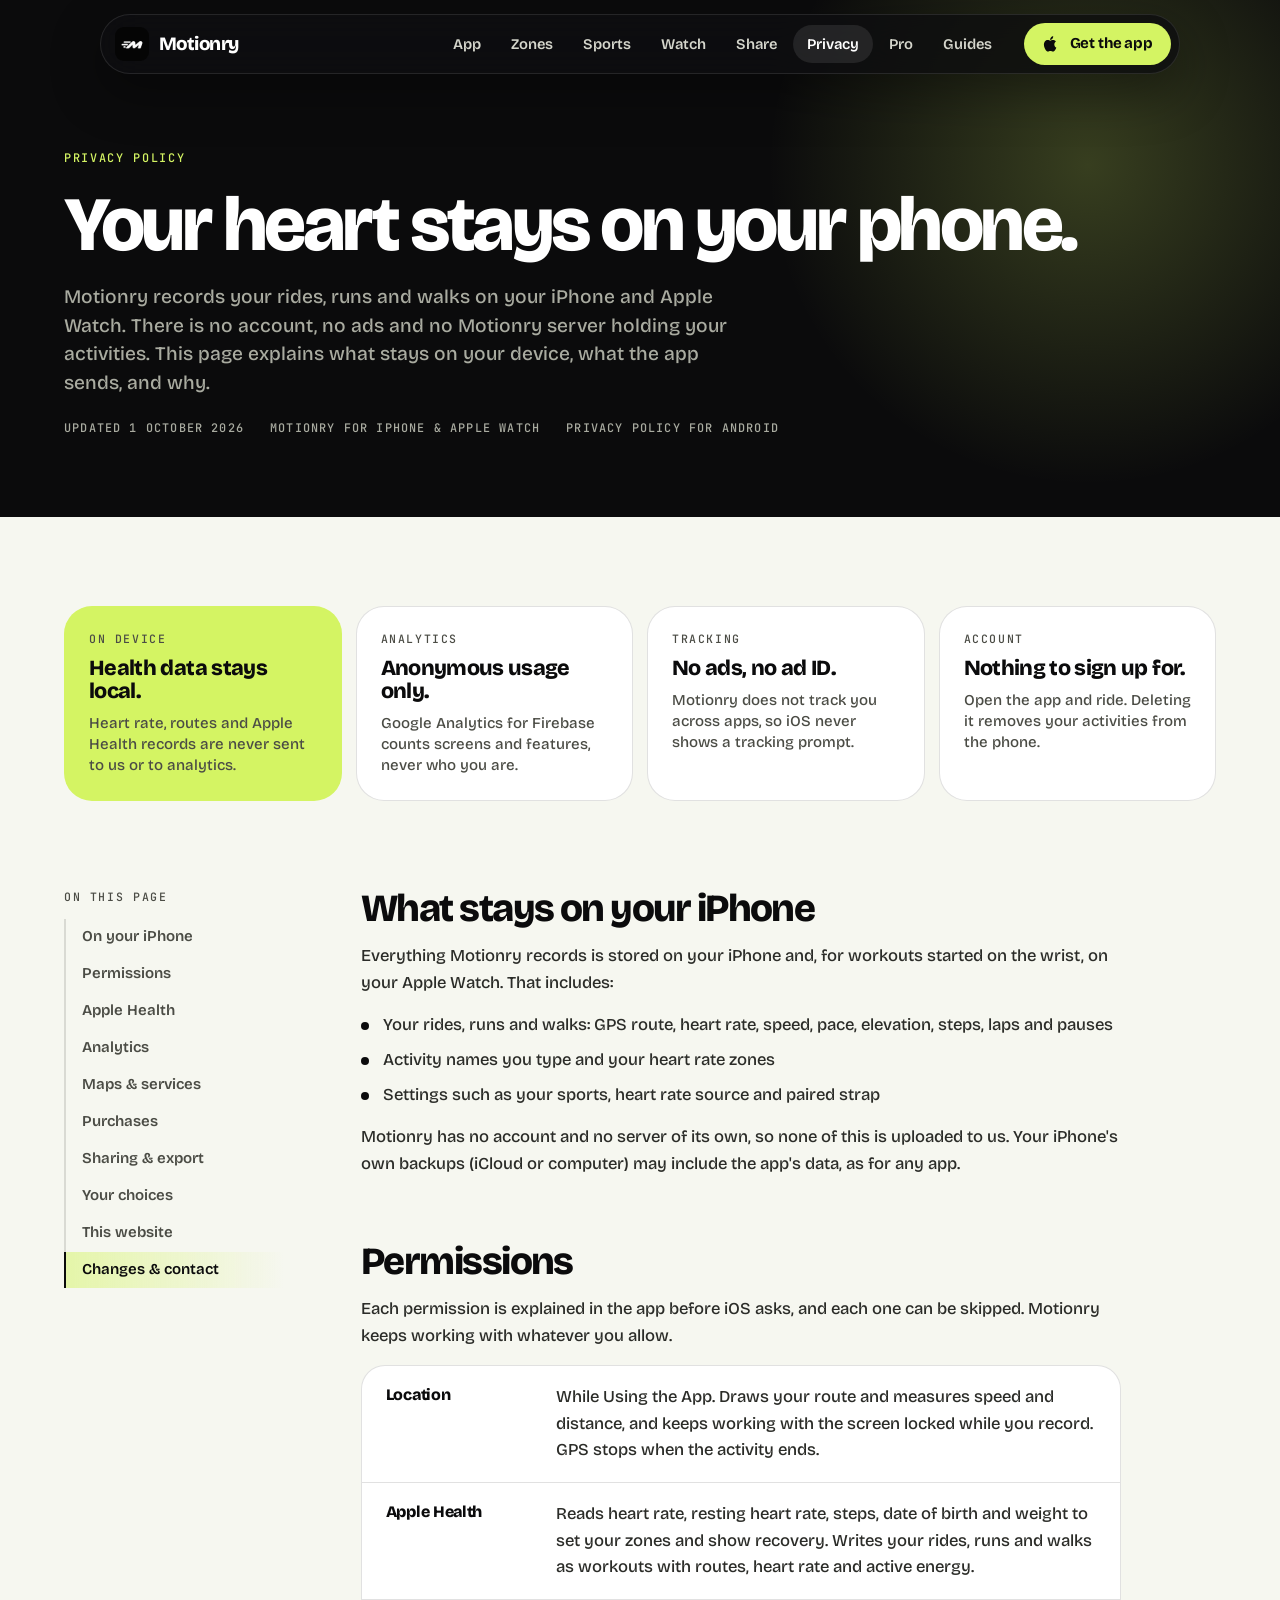
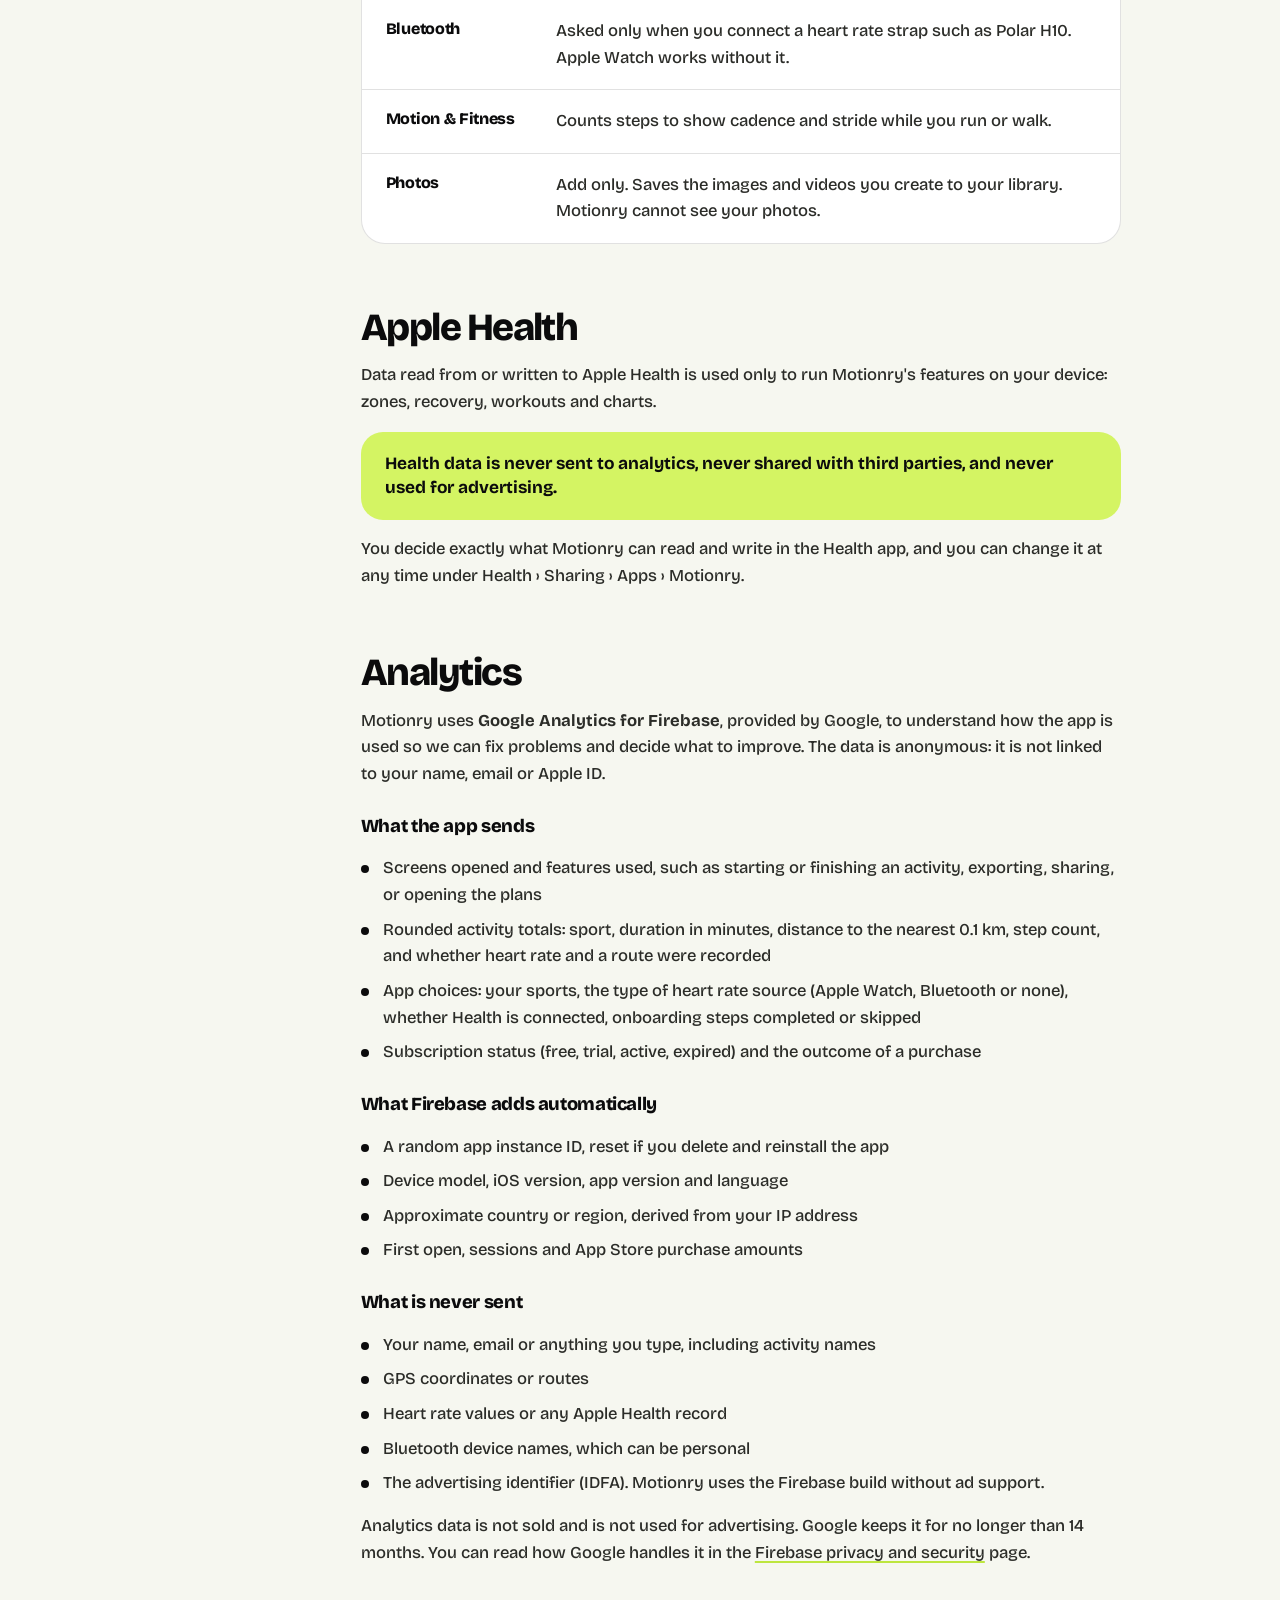
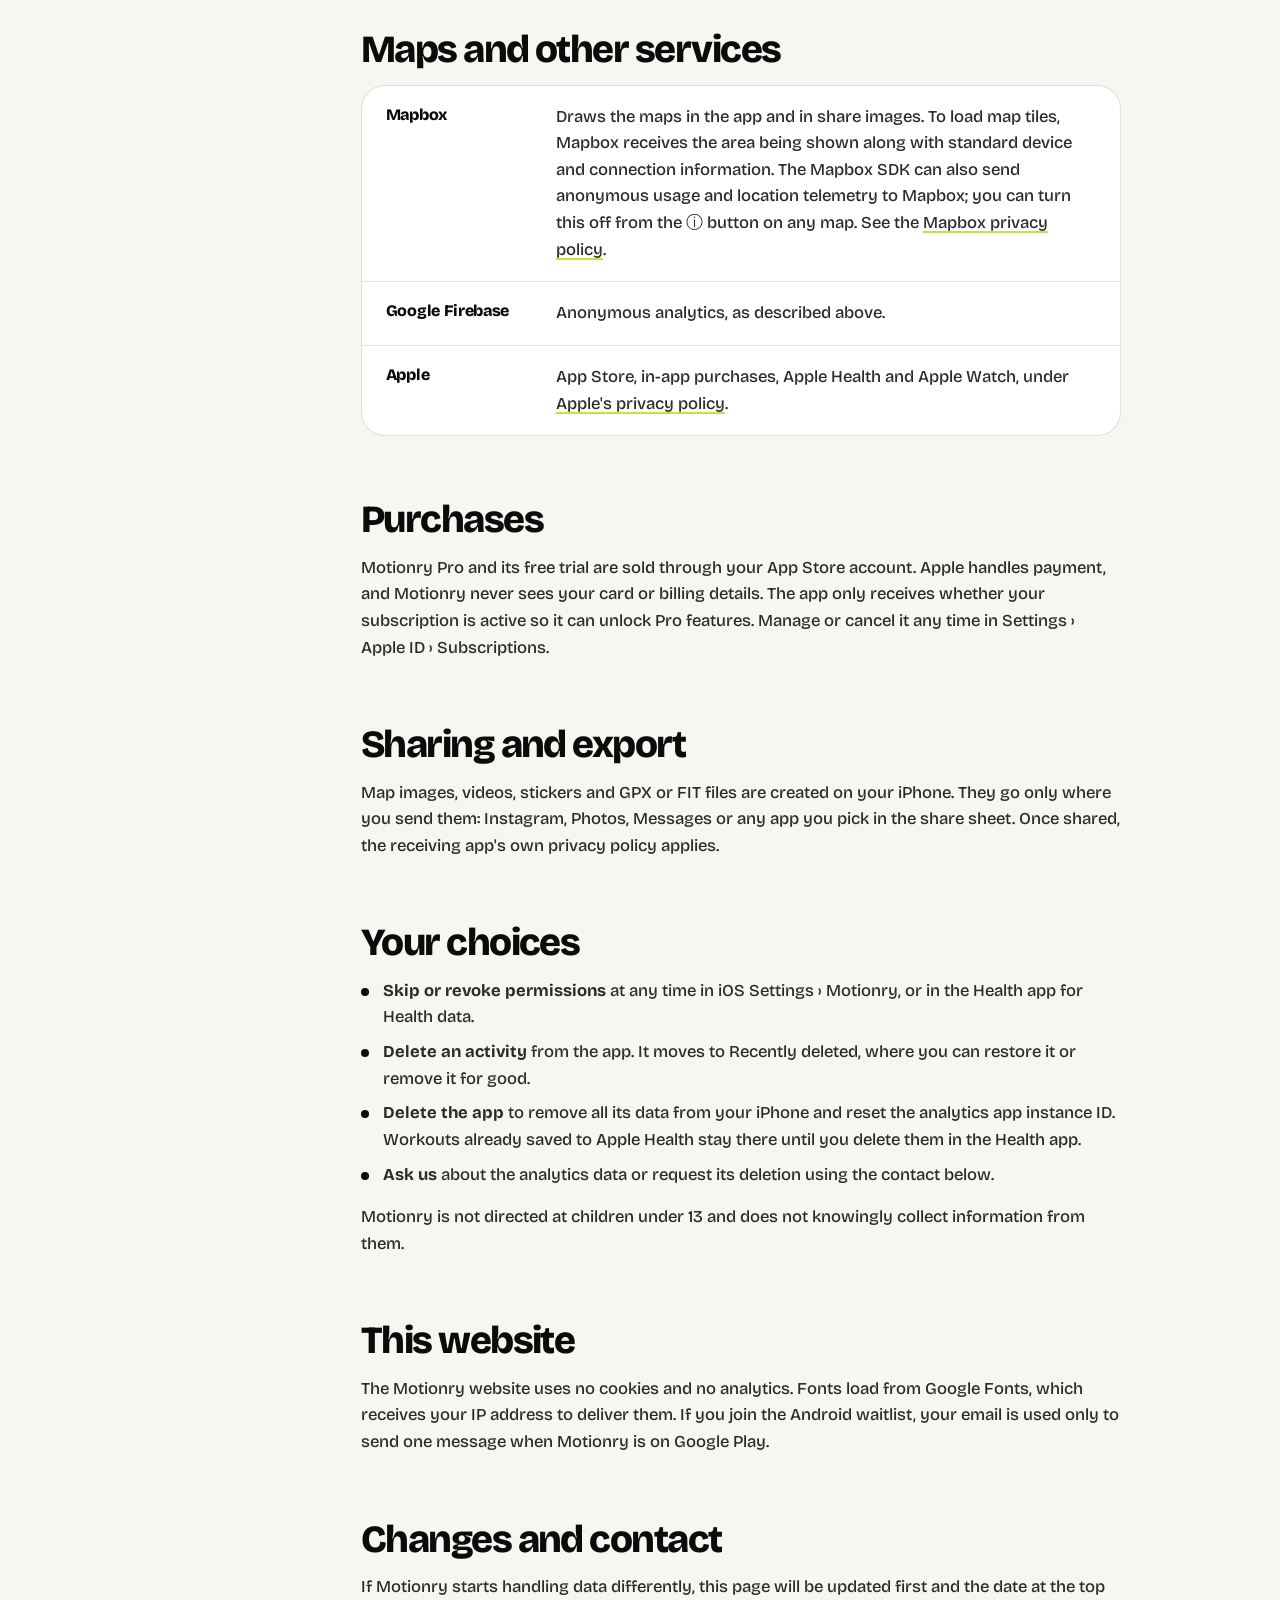
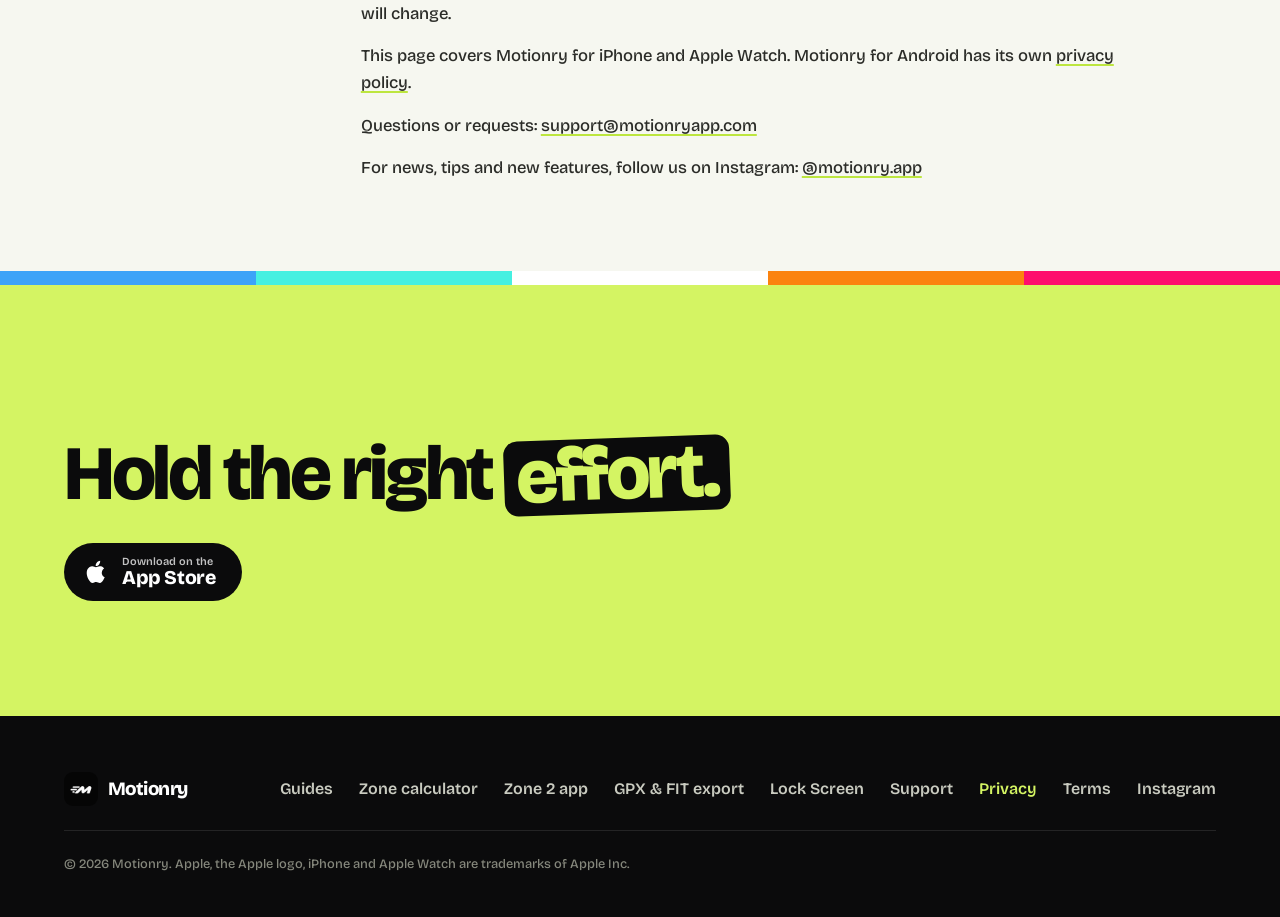
<file: privacy.html>
<!DOCTYPE html>
<html lang="en">
<head>
  <meta charset="utf-8">
  <meta name="viewport" content="width=device-width, initial-scale=1, viewport-fit=cover">
  <title>Privacy Policy · Motionry</title>
  <meta name="description" content="How Motionry handles your data: heart rate, routes and Apple Health records stay on your iPhone. Anonymous usage analytics only, no ads and no tracking.">
  <meta name="theme-color" content="#0B0B0C">
  <link rel="canonical" href="https://motionryapp.com/privacy.html">
  <meta property="og:type" content="website">
  <meta property="og:site_name" content="Motionry">
  <meta property="og:title" content="Privacy Policy · Motionry">
  <meta property="og:description" content="How Motionry handles your data: heart rate, routes and Apple Health records stay on your iPhone.">
  <meta property="og:url" content="https://motionryapp.com/privacy.html">
  <meta property="og:image" content="https://motionryapp.com/assets/img/og.jpg">
  <meta property="og:image:width" content="1200">
  <meta property="og:image:height" content="630">
  <meta property="og:locale" content="en_US">
  <meta name="twitter:card" content="summary_large_image">
  <link rel="icon" href="favicon.ico" sizes="any">
  <link rel="icon" type="image/png" sizes="32x32" href="assets/img/favicon-32.png">
  <link rel="apple-touch-icon" href="assets/img/apple-touch-icon.png">
  <link rel="preconnect" href="https://fonts.googleapis.com">
  <link rel="preconnect" href="https://fonts.gstatic.com" crossorigin>
  <link href="https://fonts.googleapis.com/css2?family=Bricolage+Grotesque:opsz,wght@12..96,200..800&family=JetBrains+Mono:wght@500;700&display=swap" rel="stylesheet">
  <link rel="stylesheet" href="css/styles.css">
  <script src="js/page.js" defer></script>
</head>
<body>

<svg class="sprite" aria-hidden="true">
  <symbol id="i-apple" viewBox="0 0 24 24"><path fill="currentColor" d="M16.4 12.6c0-2.6 2.1-3.8 2.2-3.9-1.2-1.8-3.1-2-3.7-2-1.6-.2-3.1.9-3.9.9-.8 0-2-.9-3.4-.9-1.7 0-3.3 1-4.2 2.6-1.8 3.1-.5 7.7 1.3 10.2.9 1.2 1.9 2.6 3.2 2.6 1.3-.1 1.8-.8 3.3-.8 1.6 0 2 .8 3.4.8 1.4 0 2.3-1.3 3.1-2.5 1-1.4 1.4-2.8 1.4-2.9 0 0-2.7-1-2.7-4.1zM13.9 5c.7-.9 1.2-2.1 1-3.3-1 0-2.3.7-3 1.6-.7.8-1.2 2-1.1 3.2 1.2.1 2.3-.6 3.1-1.5z"/></symbol>
</svg>

<header class="nav is-stuck">
  <div class="nav__bar">
    <a href="index.html" class="brand" aria-label="Motionry home">
      <img src="assets/img/icon-192.png" alt="" width="34" height="34" class="brand__icon">
      <span class="brand__name">Motionry</span>
    </a>
    <nav class="nav__links" id="nav-links" aria-label="Primary">
      <a href="index.html#story" class="nav__link">App</a>
      <a href="index.html#zones" class="nav__link">Zones</a>
      <a href="index.html#sports" class="nav__link">Sports</a>
      <a href="index.html#watch" class="nav__link">Watch</a>
      <a href="index.html#share" class="nav__link">Share</a>
      <a href="privacy.html" class="nav__link is-active" aria-current="page">Privacy</a>
      <a href="index.html#pro" class="nav__link">Pro</a>
      <a href="/guides/" class="nav__link">Guides</a>
    </nav>
    <a href="index.html#get" class="btn btn--lime btn--sm nav__cta"><svg><use href="#i-apple"/></svg><span>Get the app</span></a>
    <button class="nav__toggle" type="button" aria-label="Menu" aria-expanded="false" aria-controls="nav-links" data-nav-toggle><span></span><span></span></button>
  </div>
</header>

<main>

  <!-- Hero -->
  <section class="policy-hero">
    <div class="container stack-22">
      <div class="eyebrow">Privacy policy</div>
      <h1 class="display-md">Your heart stays on your phone.</h1>
      <p class="lead lead--dark">Motionry records your rides, runs and walks on your iPhone and Apple Watch. There is no account, no ads and no Motionry server holding your activities. This page explains what stays on your device, what the app sends, and why.</p>
      <div class="policy-meta">
        <span>Updated 1 October 2026</span>
        <span>Motionry for iPhone &amp; Apple Watch</span>
        <span><a href="/privacy-android/">Privacy policy for Android</a></span>
      </div>
    </div>
  </section>

  <!-- At a glance + policy -->
  <section class="policy-page">
    <div class="container">
      <div class="policy-summary">
        <div class="policy-summary__item">
          <span class="mono-label">On device</span>
          <strong>Health data stays local.</strong>
          <p>Heart rate, routes and Apple Health records are never sent to us or to analytics.</p>
        </div>
        <div class="policy-summary__item">
          <span class="mono-label">Analytics</span>
          <strong>Anonymous usage only.</strong>
          <p>Google Analytics for Firebase counts screens and features, never who you are.</p>
        </div>
        <div class="policy-summary__item">
          <span class="mono-label">Tracking</span>
          <strong>No ads, no ad ID.</strong>
          <p>Motionry does not track you across apps, so iOS never shows a tracking prompt.</p>
        </div>
        <div class="policy-summary__item">
          <span class="mono-label">Account</span>
          <strong>Nothing to sign up for.</strong>
          <p>Open the app and ride. Deleting it removes your activities from the phone.</p>
        </div>
      </div>
    </div>
    <div class="container policy">
      <nav class="policy-toc" aria-label="On this page">
        <div class="mono-label">On this page</div>
        <ul>
          <li><a href="#on-device">On your iPhone</a></li>
          <li><a href="#permissions">Permissions</a></li>
          <li><a href="#health">Apple Health</a></li>
          <li><a href="#analytics">Analytics</a></li>
          <li><a href="#services">Maps &amp; services</a></li>
          <li><a href="#purchases">Purchases</a></li>
          <li><a href="#sharing">Sharing &amp; export</a></li>
          <li><a href="#choices">Your choices</a></li>
          <li><a href="#website">This website</a></li>
          <li><a href="#changes">Changes &amp; contact</a></li>
        </ul>
      </nav>

      <div class="policy-body">

        <section class="policy-section" id="on-device">
          <h2>What stays on your iPhone</h2>
          <p>Everything Motionry records is stored on your iPhone and, for workouts started on the wrist, on your Apple Watch. That includes:</p>
          <ul class="policy-list">
            <li>Your rides, runs and walks: GPS route, heart rate, speed, pace, elevation, steps, laps and pauses</li>
            <li>Activity names you type and your heart rate zones</li>
            <li>Settings such as your sports, heart rate source and paired strap</li>
          </ul>
          <p>Motionry has no account and no server of its own, so none of this is uploaded to us. Your iPhone's own backups (iCloud or computer) may include the app's data, as for any app.</p>
        </section>

        <section class="policy-section" id="permissions">
          <h2>Permissions</h2>
          <p>Each permission is explained in the app before iOS asks, and each one can be skipped. Motionry keeps working with whatever you allow.</p>
          <dl class="policy-table">
            <div class="policy-table__row">
              <dt>Location</dt>
              <dd>While Using the App. Draws your route and measures speed and distance, and keeps working with the screen locked while you record. GPS stops when the activity ends.</dd>
            </div>
            <div class="policy-table__row">
              <dt>Apple Health</dt>
              <dd>Reads heart rate, resting heart rate, steps, date of birth and weight to set your zones and show recovery. Writes your rides, runs and walks as workouts with routes, heart rate and active energy.</dd>
            </div>
            <div class="policy-table__row">
              <dt>Bluetooth</dt>
              <dd>Asked only when you connect a heart rate strap such as Polar H10. Apple Watch works without it.</dd>
            </div>
            <div class="policy-table__row">
              <dt>Motion &amp; Fitness</dt>
              <dd>Counts steps to show cadence and stride while you run or walk.</dd>
            </div>
            <div class="policy-table__row">
              <dt>Photos</dt>
              <dd>Add only. Saves the images and videos you create to your library. Motionry cannot see your photos.</dd>
            </div>
          </dl>
        </section>

        <section class="policy-section" id="health">
          <h2>Apple Health</h2>
          <p>Data read from or written to Apple Health is used only to run Motionry's features on your device: zones, recovery, workouts and charts.</p>
          <div class="policy-callout">Health data is never sent to analytics, never shared with third parties, and never used for advertising.</div>
          <p>You decide exactly what Motionry can read and write in the Health app, and you can change it at any time under Health › Sharing › Apps › Motionry.</p>
        </section>

        <section class="policy-section" id="analytics">
          <h2>Analytics</h2>
          <p>Motionry uses <strong>Google Analytics for Firebase</strong>, provided by Google, to understand how the app is used so we can fix problems and decide what to improve. The data is anonymous: it is not linked to your name, email or Apple ID.</p>

          <h3>What the app sends</h3>
          <ul class="policy-list">
            <li>Screens opened and features used, such as starting or finishing an activity, exporting, sharing, or opening the plans</li>
            <li>Rounded activity totals: sport, duration in minutes, distance to the nearest 0.1 km, step count, and whether heart rate and a route were recorded</li>
            <li>App choices: your sports, the type of heart rate source (Apple Watch, Bluetooth or none), whether Health is connected, onboarding steps completed or skipped</li>
            <li>Subscription status (free, trial, active, expired) and the outcome of a purchase</li>
          </ul>

          <h3>What Firebase adds automatically</h3>
          <ul class="policy-list">
            <li>A random app instance ID, reset if you delete and reinstall the app</li>
            <li>Device model, iOS version, app version and language</li>
            <li>Approximate country or region, derived from your IP address</li>
            <li>First open, sessions and App Store purchase amounts</li>
          </ul>

          <h3>What is never sent</h3>
          <ul class="policy-list">
            <li>Your name, email or anything you type, including activity names</li>
            <li>GPS coordinates or routes</li>
            <li>Heart rate values or any Apple Health record</li>
            <li>Bluetooth device names, which can be personal</li>
            <li>The advertising identifier (IDFA). Motionry uses the Firebase build without ad support.</li>
          </ul>

          <p>Analytics data is not sold and is not used for advertising. Google keeps it for no longer than 14 months. You can read how Google handles it in the <a href="https://firebase.google.com/support/privacy" target="_blank" rel="noopener">Firebase privacy and security</a> page.</p>
        </section>

        <section class="policy-section" id="services">
          <h2>Maps and other services</h2>
          <dl class="policy-table">
            <div class="policy-table__row">
              <dt>Mapbox</dt>
              <dd>Draws the maps in the app and in share images. To load map tiles, Mapbox receives the area being shown along with standard device and connection information. The Mapbox SDK can also send anonymous usage and location telemetry to Mapbox; you can turn this off from the ⓘ button on any map. See the <a href="https://www.mapbox.com/legal/privacy" target="_blank" rel="noopener">Mapbox privacy policy</a>.</dd>
            </div>
            <div class="policy-table__row">
              <dt>Google Firebase</dt>
              <dd>Anonymous analytics, as described above.</dd>
            </div>
            <div class="policy-table__row">
              <dt>Apple</dt>
              <dd>App Store, in-app purchases, Apple Health and Apple Watch, under <a href="https://www.apple.com/legal/privacy/" target="_blank" rel="noopener">Apple's privacy policy</a>.</dd>
            </div>
          </dl>
        </section>

        <section class="policy-section" id="purchases">
          <h2>Purchases</h2>
          <p>Motionry Pro and its free trial are sold through your App Store account. Apple handles payment, and Motionry never sees your card or billing details. The app only receives whether your subscription is active so it can unlock Pro features. Manage or cancel it any time in Settings › Apple ID › Subscriptions.</p>
        </section>

        <section class="policy-section" id="sharing">
          <h2>Sharing and export</h2>
          <p>Map images, videos, stickers and GPX or FIT files are created on your iPhone. They go only where you send them: Instagram, Photos, Messages or any app you pick in the share sheet. Once shared, the receiving app's own privacy policy applies.</p>
        </section>

        <section class="policy-section" id="choices">
          <h2>Your choices</h2>
          <ul class="policy-list">
            <li><strong>Skip or revoke permissions</strong> at any time in iOS Settings › Motionry, or in the Health app for Health data.</li>
            <li><strong>Delete an activity</strong> from the app. It moves to Recently deleted, where you can restore it or remove it for good.</li>
            <li><strong>Delete the app</strong> to remove all its data from your iPhone and reset the analytics app instance ID. Workouts already saved to Apple Health stay there until you delete them in the Health app.</li>
            <li><strong>Ask us</strong> about the analytics data or request its deletion using the contact below.</li>
          </ul>
          <p>Motionry is not directed at children under 13 and does not knowingly collect information from them.</p>
        </section>

        <section class="policy-section" id="website">
          <h2>This website</h2>
          <p>The Motionry website uses no cookies and no analytics. Fonts load from Google Fonts, which receives your IP address to deliver them. If you join the Android waitlist, your email is used only to send one message when Motionry is on Google Play.</p>
        </section>

        <section class="policy-section" id="changes">
          <h2>Changes and contact</h2>
          <p>If Motionry starts handling data differently, this page will be updated first and the date at the top will change.</p>
          <p>This page covers Motionry for iPhone and Apple Watch. Motionry for Android has its own <a href="/privacy-android/">privacy policy</a>.</p>
          <p>Questions or requests: <a href="mailto:support@motionryapp.com">support@motionryapp.com</a></p>
          <p>For news, tips and new features, follow us on Instagram: <a href="https://www.instagram.com/motionry.app/" target="_blank" rel="noopener">@motionry.app</a></p>
        </section>

      </div>
    </div>
  </section>

  <!-- Download -->
  <section class="download policy-end">
    <div class="download__zones" aria-hidden="true"><span></span><span></span><span></span><span></span><span></span></div>
    <div class="container download__inner">
      <div class="download__cta">
        <h2 class="display-md">Hold the right <span class="hl-ink">effort.</span></h2>
        <div class="download__buttons">
          <a href="https://apps.apple.com/app/motionry-run-ride-walk/id6770678614" class="store-btn store-btn--ink">
            <svg class="store-btn__logo"><use href="#i-apple"/></svg>
            <span class="store-btn__text"><small>Download on the</small><strong>App Store</strong></span>
          </a>
        </div>
      </div>
    </div>
  </section>
</main>

<footer class="footer">
  <div class="container footer__inner">
    <a href="index.html" class="brand brand--footer" aria-label="Motionry home">
      <img src="assets/img/icon-192.png" alt="" width="34" height="34" class="brand__icon" loading="lazy">
      <span class="brand__name">Motionry</span>
    </a>
    <nav class="footer__links" aria-label="Footer">
      <a href="/guides/">Guides</a>
      <a href="/heart-rate-zone-calculator/">Zone calculator</a>
      <a href="/zone-2-training-app/">Zone 2 app</a>
      <a href="/gpx-fit-export/">GPX &amp; FIT export</a>
      <a href="/lock-screen-live-activity/">Lock Screen</a>
      <a href="/support/">Support</a>
      <a href="/privacy.html" aria-current="page">Privacy</a>
      <a href="/terms/">Terms</a>
      <a href="https://www.instagram.com/motionry.app/" target="_blank" rel="noopener">Instagram</a>
    </nav>
    <p class="footer__legal">© 2026 Motionry. Apple, the Apple logo, iPhone and Apple Watch are trademarks of Apple Inc.</p>
  </div>
</footer>
</body>
</html>
</file>
<file: css/styles.css>
/* ==========================================================================
   Motionry website
   Ink, lime and paper, with the five heart rate zone colours as the only other colour.
   ========================================================================== */

@property --zc { syntax: '<color>'; inherits: true; initial-value: #CBFD50; }

:root {
  --ink: #0B0B0C;
  --ink-2: #151517;
  --ink-3: #1E1E21;
  --ink-line: rgba(255, 255, 255, .1);
  --lime: #D4F463;
  --lime-2: #BDE63F;
  --paper: #F6F7F0;
  --paper-2: #ECEEE2;
  --paper-line: rgba(11, 11, 12, .12);
  --text-dark-2: #4B4C45;
  --text-light-2: #A9ABA0;

  /* Heart rate zones, the Fitness palette */
  --z1: #5AA1F1;
  --z2: #7DEDE1;
  --z3: #CBFD50;
  --z4: #EB8936;
  --z5: #E9366E;

  --zc: var(--z3);                       /* live zone colour, set by main.js */
  --beat: .9s;                           /* heartbeat period, set by main.js */

  --font: 'Bricolage Grotesque', system-ui, sans-serif;
  --mono: 'JetBrains Mono', ui-monospace, monospace;
  --ease: cubic-bezier(.16, 1, .3, 1);
  --container: 1200px;
  --radius: 32px;
}

@supports (color: color(display-p3 1 1 1)) {
  :root {
    --z1: color(display-p3 .353 .631 .945);
    --z2: color(display-p3 .49 .929 .882);
    --z3: color(display-p3 .796 .992 .314);
    --z4: color(display-p3 .922 .537 .212);
    --z5: color(display-p3 .914 .212 .431);
  }
}

/* Base
   ========================================================================== */

*, *::before, *::after { box-sizing: border-box; }

html { scroll-behavior: smooth; -webkit-text-size-adjust: 100%; overflow-x: clip; }
section[id] { scroll-margin-top: 20px; }

body {
  margin: 0;
  background: var(--ink);
  color: var(--ink);
  font-family: var(--font);
  font-weight: 500;
  line-height: 1.4;
  -webkit-font-smoothing: antialiased;
  overflow-x: clip;
}

main { overflow-x: clip; }

h1, h2, h3, h4, p, figure, ul, ol, dl, dd { margin: 0; }
ul, ol { padding: 0; list-style: none; }
a { color: inherit; text-decoration: none; }
button { font: inherit; color: inherit; border: 0; background: none; cursor: pointer; padding: 0; }
img, video, svg { display: block; max-width: 100%; }
svg { fill: none; }
.sprite { position: absolute; width: 0; height: 0; overflow: hidden; }
.sr-only { position: absolute; width: 1px; height: 1px; overflow: hidden; clip: rect(0 0 0 0); white-space: nowrap; }

:focus-visible { outline: 3px solid var(--lime); outline-offset: 3px; border-radius: 8px; }
.skip { position: fixed; left: 16px; top: -60px; z-index: 100; background: var(--lime); color: var(--ink); padding: 10px 16px; border-radius: 12px; font-weight: 700; }
.skip:focus { top: 16px; }

.container { max-width: var(--container); margin: 0 auto; padding: 0 24px; }
.section { padding: clamp(88px, 11vw, 168px) 0; }
.dark { background: var(--ink); color: #fff; }
.stack-14, .stack-18, .stack-48 { display: flex; flex-direction: column; }
.stack-14 { gap: 14px; } .stack-18 { gap: 18px; } .stack-48 { gap: clamp(32px, 5vw, 56px); }
.measure-760 { max-width: 760px; } .measure-860 { max-width: 860px; }

.split-head { display: grid; grid-template-columns: repeat(auto-fit, minmax(min(100%, 380px), 1fr)); gap: 32px; align-items: end; }

/* Type
   ========================================================================== */

.display, .display-md, .display-xl, .h1, .h2, .h3, .h4 { font-weight: 800; letter-spacing: -.035em; line-height: .96; text-wrap: balance; }
.display { font-size: clamp(3.1rem, 6.3vw, 6.1rem); letter-spacing: -.05em; line-height: .92; }
.display-md { font-size: clamp(2.6rem, 6vw, 5.2rem); letter-spacing: -.045em; line-height: .94; }
.display-xl { font-size: clamp(3.6rem, 11.5vw, 10rem); letter-spacing: -.055em; line-height: .86; }
.h1 { font-size: clamp(2.2rem, 4.8vw, 4.1rem); }
.h2 { font-size: clamp(1.9rem, 3.6vw, 3rem); }
.h3 { font-size: clamp(1.5rem, 2.4vw, 2.1rem); letter-spacing: -.03em; line-height: 1.02; }
.h4 { font-size: clamp(1.3rem, 1.8vw, 1.55rem); letter-spacing: -.025em; line-height: 1.08; }
.lead { font-size: clamp(1.08rem, 1.5vw, 1.32rem); line-height: 1.5; color: var(--text-dark-2); max-width: 36em; font-weight: 500; }
.lead--dark { color: var(--text-light-2); }
.mono, .mono-label { font-family: var(--mono); font-size: .72rem; letter-spacing: .14em; text-transform: uppercase; font-weight: 500; }
.mono-label { color: var(--text-light-2); }

.eyebrow {
  display: inline-flex; align-items: center; gap: 10px; width: fit-content;
  font-family: var(--mono); font-size: .74rem; letter-spacing: .14em; text-transform: uppercase; font-weight: 500;
  color: var(--lime);
}
.eyebrow--dark { color: var(--ink); }
.eyebrow--live { padding: 8px 14px 8px 12px; border-radius: 999px; background: rgba(255, 255, 255, .07); border: 1px solid var(--ink-line); color: #fff; }
.pulse-dot { position: relative; width: 8px; height: 8px; border-radius: 50%; background: var(--zc); }
.pulse-dot::after { content: ''; position: absolute; inset: 0; border-radius: 50%; background: var(--zc); animation: pulse var(--beat) ease-out infinite; }
@keyframes pulse { from { transform: scale(1); opacity: .7; } to { transform: scale(3); opacity: 0; } }

.tag { display: inline-block; font-size: .62rem; letter-spacing: .12em; padding: 3px 8px; border-radius: 999px; background: var(--lime); color: var(--ink); vertical-align: 1px; margin-left: 6px; }

.hl { background: linear-gradient(transparent 62%, var(--lime) 62%, var(--lime) 93%, transparent 93%); padding: 0 .06em; }
.hl-zone { color: var(--zc); transition: color .9s; background: linear-gradient(var(--zc), var(--zc)) 0 94% / 0 .1em no-repeat; animation: underline 1.2s .9s var(--ease) forwards; }
@keyframes underline { to { background-size: 100% .1em; } }
.hl-ink { display: inline-block; background: var(--ink); color: var(--lime); padding: 0 .16em .04em; border-radius: .18em; transform: rotate(-2deg); }

/* Buttons
   ========================================================================== */

.btn { display: inline-flex; align-items: center; justify-content: center; gap: 10px; height: 48px; padding: 0 22px; border-radius: 999px; font-weight: 700; font-size: 1rem; letter-spacing: -.01em; white-space: nowrap; transition: transform .25s var(--ease), background .25s, box-shadow .25s; }
.btn svg { width: 18px; height: 18px; fill: currentColor; }
.btn--ghost svg, .btn--outline svg { fill: none; stroke: currentColor; transition: transform .3s var(--ease); }
.btn--ghost:hover svg, .btn--outline:hover svg { transform: translateX(4px); }
.btn--sm { height: 42px; padding: 0 18px; font-size: .94rem; }
.btn--lg { height: 58px; padding: 0 28px; font-size: 1.05rem; }
.btn--lime { background: var(--lime); color: var(--ink); }
.btn--lime:hover { background: #E2FA86; transform: translateY(-2px); box-shadow: 0 14px 34px rgba(212, 244, 99, .28); }
.btn--ink { background: var(--ink); color: #fff; }
.btn--ink:hover { transform: translateY(-2px); box-shadow: 0 14px 34px rgba(11, 11, 12, .3); }
.btn--ghost { color: #fff; border: 1.5px solid rgba(255, 255, 255, .28); }
.btn--ghost:hover { background: rgba(255, 255, 255, .08); border-color: rgba(255, 255, 255, .5); }
.btn--outline { color: var(--ink); border: 2px solid var(--ink); }
.btn--outline:hover { background: var(--ink); color: var(--lime); }

.store-btn { display: inline-flex; align-items: center; gap: 12px; height: 58px; padding: 0 26px 0 20px; border-radius: 999px; background: #fff; color: var(--ink); transition: transform .25s var(--ease), box-shadow .25s; }
.store-btn:hover { transform: translateY(-2px); box-shadow: 0 16px 40px rgba(255, 255, 255, .16); }
.store-btn--ink { background: var(--ink); color: #fff; }
.store-btn--ink:hover { box-shadow: 0 16px 40px rgba(11, 11, 12, .35); }
.store-btn__logo { width: 26px; height: 26px; fill: currentColor; }
.store-btn__text { display: flex; flex-direction: column; line-height: 1.05; text-align: left; }
.store-btn__text small { font-size: .68rem; font-weight: 600; opacity: .75; }
.store-btn__text strong { font-size: 1.22rem; font-weight: 800; letter-spacing: -.02em; }

/* Navigation
   ========================================================================== */

.progress { position: fixed; z-index: 60; left: 0; right: 0; top: 0; height: 3px; pointer-events: none; }
.progress span { display: block; height: 100%; width: 100%; transform-origin: 0 50%; transform: scaleX(var(--p, 0)); background: linear-gradient(90deg, var(--z1), var(--z2), var(--z3), var(--z4), var(--z5)); }

.nav { position: fixed; z-index: 50; top: 14px; left: 0; right: 0; padding: 0 16px; pointer-events: none; }
.nav__bar { pointer-events: auto; max-width: 1080px; margin: 0 auto; display: flex; align-items: center; gap: 18px; padding: 8px 8px 8px 14px; border-radius: 999px; background: rgba(16, 16, 18, .6); border: 1px solid var(--ink-line); -webkit-backdrop-filter: blur(22px) saturate(170%); backdrop-filter: blur(22px) saturate(170%); color: #fff; transition: background .3s, box-shadow .3s; }
.nav.is-stuck .nav__bar { background: rgba(14, 14, 16, .82); box-shadow: 0 18px 50px rgba(0, 0, 0, .35); }
.brand { display: inline-flex; align-items: center; gap: 10px; font-weight: 800; letter-spacing: -.03em; font-size: 1.18rem; }
.brand__icon { width: 34px; height: 34px; border-radius: 9px; }
.nav__links { display: flex; align-items: center; gap: 2px; margin-left: auto; }
.nav__link { padding: 9px 14px; border-radius: 999px; font-size: .92rem; font-weight: 600; color: #D5D6CC; transition: background .2s, color .2s; }
.nav__link:hover, .nav__link.is-active { background: rgba(255, 255, 255, .09); color: #fff; }
.nav__toggle { display: none; width: 42px; height: 42px; border-radius: 50%; background: rgba(255, 255, 255, .08); position: relative; }
.nav__toggle span { position: absolute; left: 13px; right: 13px; height: 2px; border-radius: 2px; background: #fff; transition: transform .3s var(--ease); }
.nav__toggle span:first-child { top: 17px; } .nav__toggle span:last-child { top: 23px; }
.nav__toggle[aria-expanded='true'] span:first-child { transform: translateY(3px) rotate(45deg); }
.nav__toggle[aria-expanded='true'] span:last-child { transform: translateY(-3px) rotate(-45deg); }

/* Phone and watch frames
   ========================================================================== */

/* Phones are real device mockups (assets/img/mockups, 1470 x 3000). The screen sits at 75,66 and is 1320 x 2868. */
.phone { --w: 320px; position: relative; width: var(--w); filter: drop-shadow(0 34px 38px rgba(0, 0, 0, .34)); }
.phone__screen { position: relative; width: 100%; aspect-ratio: 1470 / 3000; isolation: isolate; }
.phone__screen > img, .layer, .live { position: absolute; inset: 0; width: 100%; height: 100%; object-fit: contain; }
.phone__screen > video { position: absolute; left: 5.1%; top: 2.2%; width: 89.8%; height: 95.6%; object-fit: cover; border-radius: calc(var(--w) * .136); }
.phone__frame { z-index: 1; pointer-events: none; }
.live, .layer { opacity: 0; transition: opacity .24s ease-out; pointer-events: none; }
.live.is-on, .layer.is-on { opacity: 1; }
div.layer > .live { position: absolute; }
div.layer > img:not(.live) { width: 100%; height: 100%; object-fit: contain; }

.watch { --w: 240px; position: relative; isolation: isolate; width: var(--w); padding: calc(var(--w) * .05); border-radius: calc(var(--w) * .27); background: linear-gradient(145deg, #7a7a82, #2a2a2e 40%, #55555b 74%, #26262a); box-shadow: 0 0 0 1.5px #0b0b0c, inset 0 0 0 1px rgba(255, 255, 255, .16), 0 40px 70px -16px rgba(0, 0, 0, .6); }
.watch::before, .watch::after { content: ''; position: absolute; left: 12%; right: 12%; height: 52%; background: linear-gradient(90deg, #A8CB2C, var(--lime) 40%, #A8CB2C); z-index: -1; }
.watch::before { bottom: 88%; border-radius: 28px 28px 8px 8px; }
.watch::after { top: 88%; border-radius: 8px 8px 28px 28px; }
.watch__screen { position: relative; aspect-ratio: 422 / 514; border-radius: calc(var(--w) * .22); overflow: hidden; background: #000; }
.watch__screen img { position: absolute; inset: 0; width: 100%; height: 100%; object-fit: cover; opacity: 0; transition: opacity .45s var(--ease), transform .6s var(--ease); transform: scale(1.03); }
.watch__screen img.is-on { opacity: 1; transform: none; }
.watch__crown { position: absolute; right: calc(var(--w) * -.04); top: 22%; width: calc(var(--w) * .05); height: 15%; border-radius: 5px; background: linear-gradient(90deg, #5b5b60, #a9a9af 60%, #4a4a4f); transition: transform .5s var(--ease); }
.watch__crown.is-turning { transform: translateY(8px); }
.watch__button { position: absolute; right: calc(var(--w) * -.025); top: 46%; width: calc(var(--w) * .03); height: 11%; border-radius: 4px; background: #E8693A; }
.watch--sm .watch__screen img { opacity: 1; transform: none; }
.watch--sm { --w: 132px; } .watch--sm::before, .watch--sm::after { display: none; }

/* Zone segments */
.zone-segments { display: flex; gap: 5px; }
.zone-segments span { flex: 1; height: 7px; border-radius: 999px; background: rgba(255, 255, 255, .16); transition: background .4s, transform .4s var(--ease); }
.zone-segments span.is-active { transform: scaleY(1.5); }
.zone-segments span:nth-child(1).is-active { background: var(--z1); } .zone-segments span:nth-child(2).is-active { background: var(--z2); }
.zone-segments span:nth-child(3).is-active { background: var(--z3); } .zone-segments span:nth-child(4).is-active { background: var(--z4); }
.zone-segments span:nth-child(5).is-active { background: var(--z5); }

/* Reveal on scroll */
.js [data-reveal] { opacity: 0; transform: translateY(28px); transition: opacity .9s var(--ease) calc(var(--reveal-i, 0) * 90ms), transform 1s var(--ease) calc(var(--reveal-i, 0) * 90ms); }
.js [data-reveal].is-visible { opacity: 1; transform: none; }

/* 01 Hero
   ========================================================================== */

.hero { position: relative; min-height: 100svh; padding: 132px 0 80px; overflow: hidden; background: var(--ink); color: #fff; --zc: var(--z1); transition: --zc .9s; display: flex; align-items: center; }
.hero__bg { position: absolute; inset: 0; pointer-events: none; }
.hero__glow { position: absolute; right: -12%; top: 50%; width: min(1100px, 120vw); aspect-ratio: 1; transform: translateY(-50%); background: radial-gradient(closest-side, color-mix(in oklab, var(--zc) 46%, transparent), color-mix(in oklab, var(--zc) 12%, transparent) 55%, transparent 100%); opacity: .8; transition: opacity .6s; }
.hero__dots { position: absolute; inset: 0; background-image: radial-gradient(rgba(255, 255, 255, .14) 1px, transparent 1.4px); background-size: 28px 28px; -webkit-mask-image: radial-gradient(70% 70% at 70% 50%, #000, transparent); mask-image: radial-gradient(70% 70% at 70% 50%, #000, transparent); }
.hero__ecg { position: absolute; left: 0; right: 0; bottom: -2%; width: 100%; height: 17%; opacity: .55; }
.hero__ecg-line { stroke: var(--zc); stroke-width: 3; stroke-linecap: round; stroke-linejoin: round; fill: none; stroke-dasharray: 520 3600; animation: ecg 3.6s linear infinite; filter: drop-shadow(0 0 10px var(--zc)); vector-effect: non-scaling-stroke; }
@keyframes ecg { from { stroke-dashoffset: 520; } to { stroke-dashoffset: -3600; } }

.hero__inner { position: relative; display: grid; grid-template-columns: minmax(0, 1.12fr) minmax(0, .88fr); gap: 32px; align-items: center; width: 100%; }
.hero__copy { display: flex; flex-direction: column; align-items: flex-start; gap: 28px; position: relative; z-index: 2; }
.hero__lead { max-width: 31em; }
.hero__cta { display: flex; flex-wrap: wrap; gap: 14px; align-items: center; }
.hero__facts { display: flex; flex-wrap: wrap; gap: 14px 38px; padding-top: 24px; border-top: 1px solid var(--ink-line); width: 100%; max-width: 560px; }
.hero__facts li { display: flex; flex-direction: column; gap: 2px; }
.hero__facts strong { font-size: 1.45rem; font-weight: 800; letter-spacing: -.03em; }
.hero__facts span { font-size: .84rem; color: var(--text-light-2); }

.hero__stage { position: relative; display: grid; place-items: center; min-height: 640px; z-index: 1; }
.rings { position: absolute; left: 50%; top: 50%; width: 0; height: 0; }
.rings span { position: absolute; left: -230px; top: -230px; width: 460px; height: 460px; border-radius: 50%; border: 2px solid var(--zc); opacity: 0; animation: ring calc(var(--beat) * 2) ease-out infinite; }
.rings span:nth-child(2) { animation-delay: calc(var(--beat) * .66); } .rings span:nth-child(3) { animation-delay: calc(var(--beat) * 1.33); }
@keyframes ring { 0% { transform: scale(.55); opacity: .7; } 100% { transform: scale(1.9); opacity: 0; } }

.tilt { perspective: 1400px; }
.tilt .phone { transform: rotateY(var(--ry, -8deg)) rotateX(var(--rx, 3deg)); transition: transform .35s var(--ease); will-change: transform; }
.phone--hero { animation: floaty 7s ease-in-out infinite; }
@keyframes floaty { 0%, 100% { translate: 0 0; } 50% { translate: 0 -12px; } }

.hud, .alert-card, .watch-card { position: absolute; z-index: 3; }
.hud { left: 0; bottom: 16%; min-width: 196px; padding: 14px 16px 16px; border-radius: 26px; background: rgba(18, 18, 20, .66); border: 1px solid var(--ink-line); -webkit-backdrop-filter: blur(20px) saturate(160%); backdrop-filter: blur(20px) saturate(160%); box-shadow: 0 24px 60px rgba(0, 0, 0, .4); animation: floaty 6s -1s ease-in-out infinite; }
.hud__top { display: flex; align-items: center; gap: 8px; font-family: var(--mono); font-size: .68rem; letter-spacing: .14em; text-transform: uppercase; color: #D9DBD0; }
.hud__dot { width: 9px; height: 9px; border-radius: 50%; background: var(--zc); box-shadow: 0 0 14px var(--zc); }
.hud__hr { display: flex; align-items: baseline; gap: 8px; margin: 4px 0 12px; }
.hud__hr strong { font-size: 4.2rem; font-weight: 800; letter-spacing: -.05em; line-height: 1; color: var(--zc); font-variant-numeric: tabular-nums; transition: color .9s; }
.hud__hr span { font-size: 1rem; font-weight: 600; color: var(--text-light-2); }

.alert-card { right: -2%; top: 12%; width: 286px; display: flex; gap: 14px; align-items: center; padding: 14px 18px 14px 14px; border-radius: 26px; background: rgba(34, 34, 38, .78); border: 1px solid var(--ink-line); -webkit-backdrop-filter: blur(20px); backdrop-filter: blur(20px); box-shadow: 0 24px 60px rgba(0, 0, 0, .45); opacity: 0; transform: translateY(-24px) scale(.94); transition: opacity .5s var(--ease), transform .7s var(--ease); }
.alert-card.is-on { opacity: 1; transform: none; }
.alert-card__bar { flex: none; width: 6px; align-self: stretch; border-radius: 4px; background: var(--z5); }
.alert-card strong { display: block; font-size: 1.02rem; font-weight: 800; letter-spacing: -.02em; }
.alert-card span:not(.alert-card__bar) { display: block; margin-top: 3px; font-size: .82rem; line-height: 1.3; color: #C9CBC0; }
.watch-card { right: 2%; bottom: 7%; animation: floaty 8s -2s ease-in-out infinite; }

/* 02 Marquee
   ========================================================================== */

.marquee { overflow: hidden; background: var(--lime); color: var(--ink); padding: 18px 0; border-block: 1px solid rgba(11, 11, 12, .2); }
.marquee__track { display: flex; align-items: center; gap: 34px; width: max-content; animation: marquee 46s linear infinite; font-family: var(--mono); font-size: .86rem; letter-spacing: .16em; text-transform: uppercase; font-weight: 700; white-space: nowrap; padding-left: 34px; }
.marquee__track i { width: 9px; height: 9px; border-radius: 50%; background: var(--ink); flex: none; }
.marquee__track i:nth-of-type(5n+2) { background: var(--z5); } .marquee__track i:nth-of-type(5n+4) { background: var(--z1); }
@keyframes marquee { to { transform: translateX(-50%); } }

/* 03 Story
   ========================================================================== */

.story { background: var(--paper); padding: clamp(88px, 11vw, 160px) 0 clamp(40px, 6vw, 80px); position: relative; }
.story__head { display: flex; flex-direction: column; gap: 22px; margin-bottom: clamp(36px, 6vw, 72px); }
.story__layout { display: grid; grid-template-columns: minmax(300px, 440px) minmax(0, 1fr); gap: clamp(40px, 8vw, 120px); align-items: start; }
.story__stage { position: sticky; top: 11vh; display: flex; justify-content: center; align-items: center; min-height: 82vh; }
.story__sticky { position: relative; display: flex; flex-direction: column; align-items: center; gap: 22px; }
.story .phone { filter: drop-shadow(0 30px 34px rgba(11, 11, 12, .32)); }
.story__zone-chip { display: inline-flex; align-items: center; gap: 10px; padding: 9px 16px; border-radius: 999px; background: var(--ink); color: #fff; font-family: var(--mono); font-size: .72rem; letter-spacing: .14em; text-transform: uppercase; transition: opacity .4s, transform .5s var(--ease); }
.story__zone-chip.is-off { opacity: 0; transform: translateY(8px); }
.story__zone-dot { width: 10px; height: 10px; border-radius: 50%; background: var(--z1); box-shadow: 0 0 12px currentColor; transition: background .4s; }
.story__rail { position: absolute; left: clamp(-34px, -3vw, -8px); top: 50%; transform: translateY(-50%); display: flex; flex-direction: column; gap: 12px; }
.story__rail li { width: 8px; height: 8px; border-radius: 50%; background: rgba(11, 11, 12, .2); transition: background .3s, transform .4s var(--ease); }
.story__rail li.is-on { background: var(--ink); transform: scale(1.6); }

.story__chapters { display: flex; flex-direction: column; }
.chapter { min-height: 88vh; display: flex; flex-direction: column; justify-content: center; gap: 18px; max-width: 520px; opacity: .28; transform: translateX(14px); transition: opacity .6s var(--ease), transform .8s var(--ease); }
.chapter.is-active { opacity: 1; transform: none; }
.chapter__num { color: var(--text-dark-2); }
.chapter p { font-size: 1.14rem; line-height: 1.5; color: var(--text-dark-2); }
.chips { display: flex; flex-wrap: wrap; gap: 8px; }
.chips li { padding: 7px 14px; border-radius: 999px; background: #fff; border: 1px solid var(--paper-line); font-size: .88rem; font-weight: 600; transition: background .3s, color .3s, border-color .3s; }
.chips li.is-on { background: var(--ink); color: var(--lime); border-color: var(--ink); }
.chips--light li { background: rgba(255, 255, 255, .12); border-color: rgba(255, 255, 255, .2); color: #fff; }

/* 04 Zones
   ========================================================================== */

.zones { overflow: hidden; position: relative; --zc: var(--z3); transition: --zc .6s; }
.zones::before { content: ''; position: absolute; left: -20%; top: -10%; width: 70%; aspect-ratio: 1; background: radial-gradient(closest-side, color-mix(in oklab, var(--zc) 22%, transparent), transparent); pointer-events: none; transition: opacity .6s; }
.zones__inner { position: relative; display: grid; grid-template-columns: minmax(0, 1fr) minmax(0, 1.05fr); gap: clamp(40px, 7vw, 100px); align-items: start; }
.zones__intro { display: flex; flex-direction: column; gap: 24px; position: sticky; top: 14vh; }
.maxhr { display: flex; flex-wrap: wrap; align-items: center; gap: 12px 18px; padding: 16px 18px; border-radius: 24px; background: var(--ink-2); border: 1px solid var(--ink-line); }
.maxhr label { width: 100%; color: var(--text-light-2); }
.maxhr__field { display: flex; align-items: center; gap: 8px; }
.maxhr__field button { width: 40px; height: 40px; border-radius: 50%; background: var(--ink-3); font-size: 1.3rem; font-weight: 700; transition: background .2s; }
.maxhr__field button:hover { background: #2b2b2f; }
.maxhr input { width: 96px; height: 52px; border-radius: 16px; border: 1.5px solid var(--ink-line); background: var(--ink); color: #fff; text-align: center; font: 800 1.7rem var(--font); letter-spacing: -.03em; -moz-appearance: textfield; }
.maxhr input::-webkit-outer-spin-button, .maxhr input::-webkit-inner-spin-button { -webkit-appearance: none; }
.maxhr input:focus-visible { outline: 3px solid var(--lime); outline-offset: 2px; }
.maxhr__field span { color: var(--text-light-2); font-weight: 600; }
.maxhr__age { color: var(--lime); font-weight: 700; font-size: .92rem; text-decoration: underline; text-underline-offset: 4px; }

.beat { display: flex; align-items: center; gap: 18px; }
.beat svg { flex: 1; min-width: 0; height: 64px; overflow: visible; }
.beat__line { stroke: var(--zc); stroke-width: 3; fill: none; stroke-linecap: round; stroke-linejoin: round; stroke-dasharray: 380 620; animation: beat var(--beat) linear infinite; filter: drop-shadow(0 0 6px var(--zc)); transition: stroke .6s; }
@keyframes beat { from { stroke-dashoffset: 380; } to { stroke-dashoffset: -620; } }
.beat__bpm { display: flex; align-items: baseline; gap: 6px; }
.beat__bpm strong { font-size: 2.6rem; letter-spacing: -.04em; font-weight: 800; color: var(--zc); font-variant-numeric: tabular-nums; transition: color .6s; }
.beat__bpm span { color: var(--text-light-2); font-weight: 600; }

.zones__list { display: flex; flex-direction: column; gap: 12px; }
.zone-row { --c: var(--z3); display: block; width: 100%; text-align: left; border-radius: 28px; background: color-mix(in oklab, var(--c) 10%, var(--ink-2)); border: 1px solid color-mix(in oklab, var(--c) 28%, transparent); color: #fff; overflow: hidden; transition: background .5s var(--ease), color .4s, transform .4s var(--ease), border-color .4s; }
.zone-row:hover { transform: translateX(4px); }
.zone-row__main { display: flex; align-items: center; gap: 18px; padding: 22px 26px; }
.zone-row__swatch { flex: none; width: 14px; height: 38px; border-radius: 8px; background: var(--c); transition: background .3s; }
.zone-row__name { flex: 1; display: flex; flex-direction: column; gap: 2px; }
.zone-row__name b { font-size: 1.5rem; font-weight: 800; letter-spacing: -.03em; line-height: 1; }
.zone-row__name small { font-family: var(--mono); font-size: .66rem; letter-spacing: .14em; text-transform: uppercase; opacity: .7; }
.zone-row__range { font-size: 1.6rem; font-weight: 800; letter-spacing: -.03em; font-variant-numeric: tabular-nums; }
.zone-row__more { display: grid; grid-template-rows: 0fr; transition: grid-template-rows .55s var(--ease); }
.zone-row__more > div { overflow: hidden; }
.zone-row__more p { padding: 0 26px 24px 58px; font-size: 1.02rem; line-height: 1.4; max-width: 30em; }
.zone-row.is-active { background: var(--c); color: var(--ink); border-color: transparent; transform: none; }
.zone-row.is-active .zone-row__swatch { background: var(--ink); }
.zone-row.is-active .zone-row__more { grid-template-rows: 1fr; }

/* 05 Sports
   ========================================================================== */

.sports { background: var(--lime); color: var(--ink); overflow: hidden; }
.sports__inner { display: grid; grid-template-columns: minmax(0, 1.05fr) minmax(0, .95fr); gap: clamp(40px, 7vw, 100px); align-items: center; }
.sports__copy { display: flex; flex-direction: column; gap: 26px; }
.sports .lead { color: rgba(11, 11, 12, .78); }
.sport-tabs { display: flex; gap: 10px; flex-wrap: wrap; }
.sport-tabs button { display: inline-flex; align-items: center; gap: 10px; height: 54px; padding: 0 24px 0 18px; border-radius: 999px; border: 2px solid var(--ink); font-weight: 800; font-size: 1.1rem; letter-spacing: -.02em; transition: background .3s, color .3s, transform .3s var(--ease); }
.sport-tabs button svg { width: 24px; height: 24px; stroke: currentColor; }
.sport-tabs button:hover { transform: translateY(-2px); }
.sport-tabs button.is-active { background: var(--ink); color: var(--lime); }
.sport-facts { display: grid; grid-template-columns: repeat(3, auto); justify-content: start; gap: 18px 44px; padding-top: 20px; border-top: 2px solid rgba(11, 11, 12, .2); }
.sport-facts dt { font-family: var(--mono); font-size: .68rem; letter-spacing: .14em; text-transform: uppercase; opacity: .7; }
.sport-facts dd { display: flex; align-items: baseline; gap: 6px; margin-top: 4px; }
.sport-facts strong { font-size: 2.3rem; font-weight: 800; letter-spacing: -.04em; line-height: 1; font-variant-numeric: tabular-nums; }
.sport-facts span { font-size: .9rem; font-weight: 600; opacity: .7; }

.sports__stage { position: relative; justify-self: center; padding: 0 84px 40px 0; }
.sports__art { position: relative; width: min(72vw, 400px); aspect-ratio: 2 / 3; border-radius: 44px; overflow: hidden; background: #d0e757; box-shadow: 0 40px 80px -30px rgba(11, 11, 12, .5); }
.art { position: absolute; inset: 0; width: 100%; height: 100%; object-fit: cover; opacity: 0; transform: scale(1.08); transition: opacity .7s var(--ease), transform 1.2s var(--ease); }
.art.is-on { opacity: 1; transform: none; }
.phone--sports { position: absolute; right: 0; bottom: 0; transition: transform .6s var(--ease); }

/* 06 Watch
   ========================================================================== */

.watchsec__inner { display: grid; grid-template-columns: minmax(0, .9fr) minmax(0, 1.1fr); gap: clamp(40px, 8vw, 110px); align-items: center; }
.watchsec__stage { display: flex; flex-direction: column; align-items: center; gap: 56px; padding-block: 70px; position: relative; }
.watchsec__stage::before { content: ''; position: absolute; width: min(520px, 100%); aspect-ratio: 1; border-radius: 50%; background: radial-gradient(closest-side, rgba(212, 244, 99, .2), transparent); top: 38%; left: 50%; transform: translate(-50%, -50%); pointer-events: none; }
.watchsec__dots { display: flex; gap: 10px; z-index: 1; }
.watchsec__dots button { width: 10px; height: 10px; border-radius: 99px; background: rgba(255, 255, 255, .25); transition: width .4s var(--ease), background .3s; }
.watchsec__dots button.is-on { width: 34px; background: var(--lime); }
.watchsec__copy { display: flex; flex-direction: column; gap: 24px; }
.watchsec__caption { color: var(--lime); padding: 10px 16px; border-radius: 999px; border: 1px solid rgba(212, 244, 99, .4); width: fit-content; min-width: 160px; transition: opacity .3s; }

/* 07 Share
   ========================================================================== */

.share { background: var(--paper); overflow: hidden; }
.share__inner { display: grid; grid-template-columns: minmax(0, 1fr) minmax(0, 1fr); gap: clamp(40px, 8vw, 110px); align-items: center; }
.share__copy { display: flex; flex-direction: column; gap: 26px; }
.share__formats { display: grid; grid-template-columns: repeat(4, 1fr); gap: 10px; max-width: 520px; }
.share__formats li { display: flex; flex-direction: column; gap: 2px; padding: 16px 14px; border-radius: 22px; background: #fff; border: 1px solid var(--paper-line); }
.share__formats b { font-size: 1.5rem; font-weight: 800; letter-spacing: -.04em; line-height: 1; }
.share__formats span { font-size: .78rem; font-weight: 600; color: var(--text-dark-2); }
.share__stage { position: relative; display: grid; place-items: center; padding: 24px 0 40px; }
.share__stage .phone { filter: drop-shadow(0 30px 34px rgba(11, 11, 12, .32)); }
.photo-card { position: absolute; left: -2%; bottom: 8%; width: min(46vw, 230px); aspect-ratio: 2 / 3; border-radius: 28px; overflow: hidden; transform: rotate(-7deg); box-shadow: 0 40px 70px -20px rgba(11, 11, 12, .55); border: 5px solid #fff; background: #fff; animation: floaty 7s -2s ease-in-out infinite; }
.photo-card > img { width: 100%; height: 100%; object-fit: cover; }
.photo-card__sticker { position: absolute; inset: 14% 8% auto; width: 84%; }
.route-outline { fill: none; stroke: #0b0b0c; stroke-width: 12; stroke-linejoin: round; stroke-linecap: round; }
.route-white { fill: none; stroke: #fff; stroke-width: 6; stroke-linejoin: round; stroke-linecap: round; stroke-dasharray: 0 100; animation: draw 5.5s ease-in-out infinite; }
@keyframes draw { 0% { stroke-dasharray: 0 100; } 70%, 100% { stroke-dasharray: 100 100; } }
.photo-card figcaption { position: absolute; left: 10px; right: 10px; bottom: 10px; padding: 10px 12px; border-radius: 16px; background: rgba(255, 255, 255, .9); color: var(--ink); -webkit-backdrop-filter: blur(10px); backdrop-filter: blur(10px); }
.photo-card figcaption strong { display: block; font-size: 1.15rem; letter-spacing: -.03em; font-weight: 800; line-height: 1.1; }
.photo-card figcaption span { display: block; font-size: .66rem; font-weight: 600; margin-top: 2px; color: var(--text-dark-2); }
.format-chip { position: absolute; padding: 10px 16px; border-radius: 999px; background: var(--ink); color: var(--lime); font-family: var(--mono); font-size: .72rem; letter-spacing: .12em; text-transform: uppercase; font-weight: 700; box-shadow: 0 16px 40px rgba(11, 11, 12, .3); animation: floaty 6s ease-in-out infinite; }
.format-chip--a { right: 0; top: 14%; } .format-chip--b { right: 6%; bottom: 22%; background: var(--lime); color: var(--ink); animation-delay: -3s; }

/* 08 Everyday: bento
   ========================================================================== */

.everyday { background: var(--paper-2); }
.bento { display: grid; grid-template-columns: repeat(12, minmax(0, 1fr)); gap: 18px; }
.tile { position: relative; display: flex; flex-direction: column; justify-content: space-between; gap: 18px; min-height: 250px; padding: 28px; border-radius: var(--radius); background: #fff; border: 1px solid var(--paper-line); overflow: hidden; }
.tile__label { font-family: var(--mono); font-size: .7rem; letter-spacing: .14em; text-transform: uppercase; color: var(--text-dark-2); }
.tile__note { margin-top: 6px; font-size: .94rem; font-weight: 600; color: var(--text-dark-2); }
.stat { display: flex; align-items: baseline; gap: 8px; }
.stat strong { font-weight: 800; letter-spacing: -.05em; line-height: .9; font-variant-numeric: tabular-nums; }
.stat span { font-size: 1.1rem; font-weight: 700; opacity: .7; }
.stat__xl { font-size: clamp(5rem, 9vw, 7.4rem); } .stat__lg { font-size: clamp(3.4rem, 5.5vw, 4.6rem); }
.tile--home { grid-column: span 4; grid-row: span 2; background: var(--ink); color: #fff; padding-bottom: 0; }
.tile--home .tile__label { color: var(--text-light-2); }
.tile__phone { display: flex; justify-content: center; margin: 0 auto -30px; }
.tile--lime { grid-column: span 3; background: var(--lime); border-color: transparent; }
.tile--lime .tile__label, .tile--lime .tile__note { color: rgba(11, 11, 12, .7); }
.tile:nth-child(3) { grid-column: span 5; }
.tile--tiz { grid-column: span 8; background: var(--ink); color: #fff; border-color: transparent; }
.tile--tiz .tile__label, .tile--tiz .mono-label { color: var(--text-light-2); }
.tile--finish { grid-column: span 6; }
.tile--sources { grid-column: span 6; background: var(--ink); color: #fff; border-color: transparent; justify-content: flex-start; }
.tile--sources .tile__label { color: var(--text-light-2); }
.tile--export { grid-column: span 4; background: var(--lime); border-color: transparent; }
.tile--export .tile__label { color: rgba(11, 11, 12, .7); }
.tile--wide { grid-column: span 8; }
.tile--health { background: var(--ink-2); color: #fff; border-color: transparent; }
.tile__head { display: flex; justify-content: space-between; gap: 12px; }
.tile__brandrow { display: flex; align-items: center; gap: 12px; }
.tile__headline { font-size: clamp(1.5rem, 2.6vw, 2.2rem); font-weight: 800; letter-spacing: -.035em; line-height: 1.02; max-width: 17em; }
.health-icon { width: 38px; height: 38px; border-radius: 11px; background: linear-gradient(145deg, #ff6f9c, #ff2d55); display: grid; place-items: center; color: #fff; }
.health-icon svg { width: 20px; height: 20px; fill: #fff; }
.tile--health .tile__label { color: var(--text-light-2); }

.week { display: flex; align-items: flex-end; gap: 10px; height: 110px; }
.week__day { flex: 1; display: flex; flex-direction: column; align-items: center; justify-content: flex-end; gap: 8px; height: 100%; font-family: var(--mono); font-size: .68rem; color: var(--text-dark-2); }
.week__bar { width: 100%; min-height: 6px; height: 6px; border-radius: 8px; background: var(--paper-2); transition: height 1.1s var(--ease); }
.week__bar.is-on { background: var(--ink); }
.tile.is-seen .week__bar { height: var(--h); }
.week__bar[style*='--h:0%'] { height: 6px !important; }

.tiz { display: flex; flex-direction: column; gap: 14px; margin-top: 6px; }
.tiz__row { display: grid; grid-template-columns: 34px 1fr 52px; align-items: center; gap: 14px; font-family: var(--mono); font-size: .8rem; }
.tiz__row strong { text-align: right; font-family: var(--font); font-size: 1.1rem; letter-spacing: -.02em; }
.bar { height: 14px; border-radius: 999px; background: rgba(255, 255, 255, .1); overflow: hidden; }
.bar__fill { display: block; height: 100%; width: 0; border-radius: 999px; background: var(--c); transition: width 1.2s var(--ease); }
.tile.is-seen .bar__fill { width: var(--w); }
.tile.is-seen .tiz__row:nth-child(2) .bar__fill { transition-delay: .1s; } .tile.is-seen .tiz__row:nth-child(3) .bar__fill { transition-delay: .2s; }
.tile.is-seen .tiz__row:nth-child(4) .bar__fill { transition-delay: .3s; } .tile.is-seen .tiz__row:nth-child(5) .bar__fill { transition-delay: .4s; }

.drag { position: relative; height: 72px; border-radius: 999px; background: var(--paper-2); overflow: hidden; touch-action: pan-y; user-select: none; -webkit-user-select: none; --x: 0px; }
.drag__track { position: absolute; inset: 0; display: flex; align-items: center; justify-content: space-between; padding: 0 28px 0 84px; font-weight: 700; color: var(--text-dark-2); transition: opacity .3s; }
.drag__chevrons { letter-spacing: .1em; font-weight: 800; opacity: .5; animation: nudge 1.6s ease-in-out infinite; }
@keyframes nudge { 0%, 100% { transform: translateX(0); opacity: .35; } 50% { transform: translateX(6px); opacity: .8; } }
.drag__handle { position: absolute; left: 6px; top: 6px; width: 60px; height: 60px; border-radius: 50%; background: var(--lime); display: grid; place-items: center; transform: translateX(var(--x)); transition: transform .35s var(--ease); cursor: grab; touch-action: none; box-shadow: 0 6px 18px rgba(11, 11, 12, .18); }
.drag__handle.is-dragging { transition: none; cursor: grabbing; }
.drag__handle svg { width: 26px; height: 26px; stroke: var(--ink); }
.drag__done { position: absolute; inset: 0; display: flex; align-items: center; justify-content: center; gap: 10px; background: var(--ink); color: var(--lime); font-weight: 800; opacity: 0; transform: scale(1.04); pointer-events: none; transition: opacity .4s, transform .5s var(--ease); }
.drag__done svg { width: 22px; height: 22px; stroke: currentColor; }
.drag.is-done .drag__done { opacity: 1; transform: none; }

.source { display: flex; align-items: center; gap: 14px; width: 100%; padding: 14px 16px; border-radius: 22px; background: rgba(255, 255, 255, .06); border: 1.5px solid transparent; text-align: left; transition: background .3s, border-color .3s; }
.source + .source { margin-top: 10px; }
.source.is-active { background: rgba(212, 244, 99, .12); border-color: var(--lime); }
.source__icon { width: 46px; height: 46px; border-radius: 14px; background: var(--ink-3); display: grid; place-items: center; flex: none; }
.source__watch { width: 16px; height: 22px; border: 2px solid #fff; border-radius: 6px; }
.source__strap { width: 24px; height: 8px; border-radius: 999px; background: #fff; box-shadow: 0 0 0 3px var(--ink-3), 0 0 0 5px #fff; }
.source__text { flex: 1; display: flex; flex-direction: column; }
.source__text strong { font-size: 1.04rem; font-weight: 800; letter-spacing: -.02em; }
.source__text span { font-size: .84rem; color: var(--text-light-2); }
.source__check { width: 26px; height: 26px; border-radius: 50%; background: var(--lime); color: var(--ink); display: grid; place-items: center; transform: scale(0); transition: transform .4s var(--ease); }
.source__check svg { width: 14px; height: 14px; stroke: currentColor; }
.source.is-active .source__check { transform: scale(1); }

.files { display: flex; gap: 10px; }
.files span { display: inline-flex; align-items: center; gap: 8px; padding: 12px 18px; border-radius: 16px; background: var(--ink); color: var(--lime); font-family: var(--mono); font-weight: 700; font-size: .95rem; }
.files svg { width: 18px; height: 18px; stroke: currentColor; }

/* 09 Privacy
   ========================================================================== */

.privacy .eyebrow { color: var(--lime); }
.privacy-cards { display: grid; grid-template-columns: repeat(auto-fit, minmax(min(100%, 250px), 1fr)); gap: 16px; }
.privacy-card { display: flex; flex-direction: column; gap: 16px; padding: 26px; border-radius: 28px; background: var(--ink-2); border: 1px solid var(--ink-line); transition: transform .4s var(--ease), border-color .3s; }
.privacy-card:hover { transform: translateY(-4px); border-color: rgba(212, 244, 99, .5); }
.privacy-card__meta { display: flex; align-items: center; justify-content: space-between; gap: 10px; flex-wrap: wrap; }
.privacy-card__tag { font-family: var(--mono); font-size: .68rem; letter-spacing: .12em; text-transform: uppercase; padding: 5px 10px; border-radius: 999px; background: var(--lime); color: var(--ink); font-weight: 700; }
.privacy-card__src { font-family: var(--mono); font-size: .68rem; letter-spacing: .1em; text-transform: uppercase; color: var(--text-light-2); }
.privacy-card__items { display: flex; flex-direction: column; gap: 8px; margin-top: auto; }
.privacy-card__items li { position: relative; padding-left: 20px; font-size: .96rem; line-height: 1.35; color: #C9CBC0; }
.privacy-card__items li::before { content: ''; position: absolute; left: 0; top: .5em; width: 8px; height: 8px; border-radius: 50%; background: var(--lime); }
.note { display: flex; flex-wrap: wrap; align-items: center; justify-content: space-between; gap: 22px 32px; padding: 28px 32px; border-radius: 28px; background: var(--ink-2); border: 1px solid var(--ink-line); }
.note__body { display: flex; flex-direction: column; gap: 12px; flex: 1 1 420px; }
.note p { color: #C9CBC0; line-height: 1.5; max-width: 52em; }
.note--paper { background: #fff; border-color: var(--paper-line); } .note--paper p { color: var(--text-dark-2); }

/* 10 Pro
   ========================================================================== */

.pro { background: var(--paper); }
.plans { display: grid; grid-template-columns: minmax(0, .8fr) minmax(0, 1.2fr); gap: 18px; }
.plan { position: relative; display: flex; flex-direction: column; gap: 32px; padding: 36px; border-radius: 36px; background: #fff; border: 1px solid var(--paper-line); overflow: hidden; }
.plan__name { font-family: var(--mono); font-size: .76rem; letter-spacing: .14em; text-transform: uppercase; color: var(--text-dark-2); }
.plan__price { display: flex; align-items: baseline; gap: 8px; margin-top: 8px; }
.plan__price strong { font-size: clamp(3.4rem, 6vw, 5rem); font-weight: 800; letter-spacing: -.055em; line-height: .9; }
.plan__price span { font-size: 1.1rem; font-weight: 700; opacity: .6; }
.plan__billing { margin-top: 6px; font-weight: 600; opacity: .7; }
.checklist { display: flex; flex-direction: column; gap: 12px; }
.checklist li { display: flex; align-items: center; gap: 12px; font-weight: 600; }
.checklist svg { flex: none; width: 24px; height: 24px; padding: 5px; border-radius: 50%; background: var(--lime); stroke: var(--ink); }
.plan--pro { background: var(--ink); color: #fff; border-color: transparent; padding-top: 52px; }
.plan--pro .plan__name { color: var(--lime); } .plan--pro .plan__billing { opacity: .7; }
.plan__zones { position: absolute; left: 0; right: 0; top: 0; display: flex; height: 10px; }
.plan__zones span { flex: 1; }
.plan__zones span:nth-child(1) { background: var(--z1); } .plan__zones span:nth-child(2) { background: var(--z2); } .plan__zones span:nth-child(3) { background: var(--z3); }
.plan__zones span:nth-child(4) { background: var(--z4); } .plan__zones span:nth-child(5) { background: var(--z5); }
.plan__head { display: flex; align-items: flex-start; justify-content: space-between; gap: 16px; }
.plan__trial { padding: 10px 18px; border-radius: 999px; background: var(--lime); color: var(--ink); font-weight: 800; white-space: nowrap; }
.timeline { display: flex; flex-direction: column; gap: 0; position: relative; }
.timeline__step { position: relative; display: flex; gap: 18px; padding-bottom: 26px; }
.timeline__step:last-child { padding-bottom: 0; }
.timeline__step::before { content: ''; position: absolute; left: 20px; top: 44px; bottom: 4px; width: 2px; background: rgba(255, 255, 255, .16); }
.timeline__step:last-child::before { display: none; }
.timeline__icon { flex: none; width: 42px; height: 42px; border-radius: 50%; background: var(--ink-3); display: grid; place-items: center; color: #fff; }
.timeline__icon svg { width: 20px; height: 20px; fill: currentColor; stroke: none; }
.timeline__step--now .timeline__icon { background: var(--lime); color: var(--ink); }
.timeline__ring { width: 18px; height: 18px; border-radius: 50%; border: 3px solid #fff; }
.timeline strong { display: block; font-size: 1.08rem; font-weight: 800; letter-spacing: -.02em; }
.timeline p { margin-top: 4px; color: #C9CBC0; line-height: 1.45; max-width: 34em; }

/* 11 Download
   ========================================================================== */

.download { position: relative; background: var(--lime); color: var(--ink); padding: clamp(100px, 13vw, 180px) 0 clamp(70px, 9vw, 120px); overflow: hidden; }
.download__zones { position: absolute; left: 0; right: 0; top: 0; display: flex; height: 14px; }
.download__zones span { flex: 1; transform-origin: 0 50%; transform: scaleX(0); transition: transform 1s var(--ease); }
.download.is-seen .download__zones span { transform: none; }
.download__zones span:nth-child(1) { background: var(--z1); } .download__zones span:nth-child(2) { background: var(--z2); transition-delay: .08s; } .download__zones span:nth-child(3) { background: #fff; transition-delay: .16s; }
.download__zones span:nth-child(4) { background: var(--z4); transition-delay: .24s; } .download__zones span:nth-child(5) { background: var(--z5); transition-delay: .32s; }
.download__inner { display: flex; flex-direction: column; gap: clamp(56px, 8vw, 96px); }
.download__top { display: grid; grid-template-columns: minmax(0, 1.2fr) minmax(0, .8fr); gap: 40px; align-items: center; }
.download__cta { display: flex; flex-direction: column; align-items: flex-start; gap: 30px; }
.download__art { position: relative; height: 560px; }
.download__phone { position: absolute; filter: drop-shadow(0 28px 32px rgba(11, 11, 12, .38)); }
.download__phone--a { left: 0; top: 20px; transform: rotate(-8deg); animation: floaty 7s ease-in-out infinite; }
.download__phone--b { right: 0; top: 90px; transform: rotate(7deg); animation: floaty 8s -3s ease-in-out infinite; }
.download__icon { width: 104px; height: 104px; border-radius: 26px; box-shadow: 0 24px 50px -12px rgba(11, 11, 12, .45); transform: rotate(-6deg); }
.download__buttons { display: flex; flex-wrap: wrap; gap: 14px; }
.download__req { font-family: var(--mono); font-size: .76rem; letter-spacing: .12em; text-transform: uppercase; opacity: .7; }

.waitlist { display: grid; grid-template-columns: minmax(0, 1.1fr) minmax(0, .9fr); gap: 28px 48px; align-items: center; padding: clamp(26px, 4vw, 44px); border-radius: 36px; background: var(--ink); color: #fff; }
.waitlist__badge { width: fit-content; font-family: var(--mono); font-size: .7rem; letter-spacing: .12em; text-transform: uppercase; padding: 6px 12px; border-radius: 999px; border: 1px solid var(--ink-line); color: var(--lime); }
.waitlist__title { font-size: clamp(1.5rem, 2.6vw, 2.1rem); font-weight: 800; letter-spacing: -.035em; line-height: 1.02; }
.waitlist__text { color: #C9CBC0; line-height: 1.5; max-width: 34em; }
.waitlist__form { display: flex; gap: 8px; padding: 6px; border-radius: 999px; background: var(--ink-3); border: 1px solid var(--ink-line); }
.waitlist__form input { flex: 1; min-width: 0; height: 50px; padding: 0 18px; border: 0; background: none; color: #fff; font: 600 1rem var(--font); }
.waitlist__form input:focus-visible { outline: none; }
.waitlist__form:focus-within { border-color: var(--lime); }
.waitlist__form button { height: 50px; padding: 0 24px; border-radius: 999px; background: var(--lime); color: var(--ink); font-weight: 800; transition: transform .25s var(--ease); }
.waitlist__form button:hover { transform: translateY(-1px); }
.waitlist__done { display: flex; align-items: center; gap: 12px; padding: 14px 18px; border-radius: 24px; background: var(--ink-3); font-weight: 600; }
.waitlist__done[hidden] { display: none; }
.waitlist__check { flex: none; width: 30px; height: 30px; border-radius: 50%; background: var(--lime); color: var(--ink); display: grid; place-items: center; }
.waitlist__check svg { width: 16px; height: 16px; stroke: currentColor; }

/* Footer
   ========================================================================== */

.footer { background: var(--ink); color: #fff; padding: 56px 0 44px; }
.footer__inner { display: grid; grid-template-columns: auto 1fr; gap: 24px 40px; align-items: center; }
.footer__links { display: flex; flex-wrap: wrap; justify-content: flex-end; gap: 6px 26px; }
.footer__links a { font-weight: 600; color: #C9CBC0; transition: color .2s; }
.footer__links a:hover, .footer__links a[aria-current] { color: var(--lime); }
.footer__legal { grid-column: 1 / -1; font-size: .8rem; color: #85877C; padding-top: 24px; border-top: 1px solid var(--ink-line); }

/* Privacy policy page
   ========================================================================== */

.policy-hero { position: relative; background: var(--ink); color: #fff; padding: 150px 0 80px; overflow: hidden; }
.policy-hero::before { content: ''; position: absolute; right: -10%; top: -30%; width: 640px; aspect-ratio: 1; background: radial-gradient(closest-side, rgba(212, 244, 99, .22), transparent); pointer-events: none; }
.policy-hero .container { position: relative; display: flex; flex-direction: column; gap: 22px; }
.policy-meta { display: flex; flex-wrap: wrap; gap: 8px 26px; font-family: var(--mono); font-size: .74rem; letter-spacing: .1em; text-transform: uppercase; color: var(--text-light-2); }
.policy-page { background: var(--paper); padding: clamp(56px, 7vw, 96px) 0; }
.policy-summary { display: grid; grid-template-columns: repeat(auto-fit, minmax(min(100%, 240px), 1fr)); gap: 14px; margin-bottom: clamp(48px, 7vw, 88px); }
.policy-summary__item { display: flex; flex-direction: column; gap: 10px; padding: 24px; border-radius: 28px; background: #fff; border: 1px solid var(--paper-line); }
.policy-summary__item:first-child { background: var(--lime); border-color: transparent; }
.policy-summary__item .mono-label { color: var(--text-dark-2); }
.policy-summary__item strong { font-size: 1.35rem; font-weight: 800; letter-spacing: -.03em; line-height: 1.05; }
.policy-summary__item p { font-size: .94rem; line-height: 1.4; color: var(--text-dark-2); }
.policy { display: grid; grid-template-columns: 220px minmax(0, 1fr); gap: clamp(32px, 6vw, 88px); align-items: start; }
.policy-toc { position: sticky; top: 100px; display: flex; flex-direction: column; gap: 14px; }
.policy-toc .mono-label { color: var(--text-dark-2); }
.policy-toc ul { display: flex; flex-direction: column; gap: 2px; border-left: 2px solid var(--paper-line); }
.policy-toc a { display: block; padding: 7px 0 7px 16px; margin-left: -2px; border-left: 2px solid transparent; font-weight: 600; font-size: .94rem; color: var(--text-dark-2); transition: color .2s, border-color .2s; }
.policy-toc a:hover { color: var(--ink); }
.policy-toc a.is-active { color: var(--ink); border-left-color: var(--ink); background: linear-gradient(90deg, rgba(212, 244, 99, .5), transparent); }
.policy-body { display: flex; flex-direction: column; gap: clamp(40px, 5vw, 64px); max-width: 760px; }
.policy-section { scroll-margin-top: 100px; display: flex; flex-direction: column; gap: 16px; }
.policy-section h2 { font-size: clamp(1.7rem, 3vw, 2.4rem); font-weight: 800; letter-spacing: -.04em; line-height: 1; }
.policy-section h3 { font-size: 1.15rem; font-weight: 800; letter-spacing: -.02em; margin-top: 10px; }
.policy-section p, .policy-section li, .policy-section dd { font-size: 1.04rem; line-height: 1.6; color: #2B2C28; }
.policy-section a { text-decoration: underline; text-decoration-color: var(--lime-2); text-decoration-thickness: 2px; text-underline-offset: 3px; }
.policy-section a:hover { background: var(--lime); }
.policy-list { display: flex; flex-direction: column; gap: 8px; }
.policy-list li { position: relative; padding-left: 22px; }
.policy-list li::before { content: ''; position: absolute; left: 0; top: .6em; width: 8px; height: 8px; border-radius: 50%; background: var(--ink); }
.policy-callout { padding: 20px 24px; border-radius: 22px; background: var(--lime); font-weight: 700; font-size: 1.08rem; line-height: 1.4; color: var(--ink); }
.policy-table { display: flex; flex-direction: column; border-radius: 24px; background: #fff; border: 1px solid var(--paper-line); overflow: hidden; }
.policy-table__row { display: grid; grid-template-columns: 150px 1fr; gap: 20px; padding: 18px 24px; }
.policy-table__row + .policy-table__row { border-top: 1px solid var(--paper-line); }
.policy-table dt { font-weight: 800; letter-spacing: -.02em; }

/* Responsive
   ========================================================================== */

@media (max-width: 1020px) {
  .nav__links { position: absolute; left: 16px; right: 16px; top: calc(100% + 10px); flex-direction: column; align-items: stretch; margin: 0; padding: 12px; border-radius: 28px; background: rgba(16, 16, 18, .96); border: 1px solid var(--ink-line); -webkit-backdrop-filter: blur(22px); backdrop-filter: blur(22px); opacity: 0; transform: translateY(-8px); pointer-events: none; transition: opacity .3s, transform .4s var(--ease); }
  .nav__links.is-open { opacity: 1; transform: none; pointer-events: auto; }
  .nav__link { padding: 14px 16px; font-size: 1.05rem; }
  .nav__toggle { display: block; }
  .nav__cta { margin-left: auto; }
  .hero__inner { grid-template-columns: 1fr; }
  .display { font-size: clamp(3.1rem, 10vw, 6rem); }
  .hero { padding-top: 120px; align-items: flex-start; }
  .hero__stage { min-height: 620px; margin-top: 12px; }
  .hud { left: 2%; } .alert-card { right: 2%; top: 6%; width: 250px; } .watch-card { right: 6%; }
  .story__layout { grid-template-columns: 1fr; gap: 0; }
  .story__stage { top: 74px; min-height: 0; z-index: 2; padding: 10px 0 16px; background: linear-gradient(var(--paper) 78%, transparent); justify-content: center; }
  .story .phone { --w: min(34vw, 200px) !important; }
  .story__rail { display: none; }
  .story__zone-chip { font-size: .62rem; padding: 7px 12px; }
  .story__sticky { gap: 12px; }
  .chapter { min-height: 70vh; justify-content: flex-start; padding-top: 6vh; max-width: none; }
  .zones__inner, .sports__inner, .watchsec__inner, .share__inner, .waitlist, .download__top { grid-template-columns: 1fr; }
  .download__art { height: 440px; max-width: 460px; width: 100%; margin: 0 auto; }
  .zones__intro { position: static; }
  .sports__stage { padding-right: 70px; }
  .watchsec__stage { order: 2; padding-block: 50px; }
  .share__stage { padding-top: 10px; }
  .plans { grid-template-columns: 1fr; }
  .bento { grid-template-columns: repeat(6, minmax(0, 1fr)); }
  .tile--home { grid-column: span 6; grid-row: auto; flex-direction: column; } .tile--lime { grid-column: span 2; } .tile:nth-child(3) { grid-column: span 4; }
  .tile--tiz, .tile--finish, .tile--sources, .tile--wide { grid-column: span 6; } .tile--export { grid-column: span 6; }
  .policy { grid-template-columns: 1fr; } .policy-toc { position: static; }
  .policy-toc ul { flex-direction: row; flex-wrap: wrap; border: 0; gap: 8px; }
  .policy-toc a { padding: 8px 14px; border: 1px solid var(--paper-line); border-radius: 999px; margin: 0; background: #fff; }
}

@media (max-width: 640px) {
  .container { padding: 0 20px; }
  .nav__cta { padding: 0 14px; } .nav__cta span { display: none; }
  .hero__facts { gap: 12px 24px; } .hero__facts strong { font-size: 1.2rem; }
  .hero__stage { min-height: 560px; } .hud { bottom: 8%; min-width: 168px; padding: 12px 14px 14px; } .hud__hr strong { font-size: 3.2rem; }
  .alert-card { width: 220px; padding: 10px 14px 10px 10px; } .alert-card span:not(.alert-card__bar) { font-size: .74rem; }
  .watch-card .watch { --w: 100px !important; }
  .sport-facts { grid-template-columns: repeat(2, auto); }
  .sports__stage { padding-right: 56px; } .phone--sports { --w: 150px !important; }
  .share__formats { grid-template-columns: repeat(2, 1fr); }
  .bento { grid-template-columns: 1fr; } .bento > * { grid-column: auto !important; }
  .tile { padding: 22px; } .tile--home .tile__phone { margin-bottom: -50px; }
  .footer__inner { grid-template-columns: 1fr; } .footer__links { justify-content: flex-start; }
  .policy-table__row { grid-template-columns: 1fr; gap: 6px; }
  .waitlist__form { flex-direction: column; border-radius: 28px; } .waitlist__form button { width: 100%; }
}

@media (prefers-reduced-motion: reduce) {
  html { scroll-behavior: auto; }
  *, *::before, *::after { animation: none !important; transition-duration: .01ms !important; transition-delay: 0s !important; }
  .js [data-reveal] { opacity: 1; transform: none; }
  .hl-zone { background-size: 100% .1em; }
  .marquee__track { animation: none; }
}

/* Content pages: calculator, topic pages and guides
   They share the privacy page hero, table of contents and prose styles above.
   ========================================================================== */

.crumbs ol { display: flex; flex-wrap: wrap; gap: 6px 10px; font-family: var(--mono); font-size: .72rem; letter-spacing: .12em; text-transform: uppercase; color: var(--text-light-2); }
.crumbs li + li::before { content: '/'; margin-right: 10px; opacity: .5; }
.crumbs a:hover { color: var(--lime); }
.crumbs [aria-current] { color: #fff; }
.page-actions { display: flex; flex-wrap: wrap; align-items: center; gap: 14px; }
.textlink { font-weight: 700; text-decoration: underline; text-decoration-color: var(--lime-2); text-decoration-thickness: 2px; text-underline-offset: 3px; }
.textlink:hover { background: var(--lime); color: var(--ink); }

/* Calculator */
.calc-sec { background: var(--paper); padding: clamp(48px, 6vw, 88px) 0 0; }
.calc { display: grid; grid-template-columns: minmax(0, .85fr) minmax(0, 1.15fr); gap: 18px; align-items: start; }
.calc__form { display: flex; flex-direction: column; gap: 26px; padding: clamp(22px, 3vw, 34px); border-radius: var(--radius); background: #fff; border: 1px solid var(--paper-line); }
.calc fieldset { border: 0; margin: 0; padding: 0; min-width: 0; }
.field { display: flex; flex-direction: column; gap: 10px; }
.field__label, .field > label { font-family: var(--mono); font-size: .72rem; letter-spacing: .14em; text-transform: uppercase; font-weight: 500; color: var(--text-dark-2); padding: 0; }
.field[hidden] { display: none; }
.field__hint { font-size: .9rem; line-height: 1.45; color: var(--text-dark-2); }
.seg { position: relative; display: flex; flex-wrap: wrap; gap: 4px; padding: 5px; border-radius: 26px; background: var(--paper-2); }
.seg input { position: absolute; opacity: 0; pointer-events: none; }
.seg label { flex: 1 1 auto; padding: 10px 14px; border-radius: 999px; text-align: center; font-weight: 700; font-size: .92rem; white-space: nowrap; cursor: pointer; transition: background .2s, color .2s; }
.seg label:hover { background: rgba(11, 11, 12, .07); }
.seg input:checked + label { background: var(--ink); color: var(--lime); }
.seg input:focus-visible + label { outline: 3px solid var(--lime-2); outline-offset: 2px; }
.num { display: flex; align-items: center; flex-wrap: wrap; gap: 10px 12px; }
.num input { width: 112px; height: 56px; padding: 0; border-radius: 16px; border: 1.5px solid var(--paper-line); background: var(--paper); color: var(--ink); text-align: center; font: 800 1.7rem var(--font); letter-spacing: -.03em; -moz-appearance: textfield; }
.num input::-webkit-outer-spin-button, .num input::-webkit-inner-spin-button { -webkit-appearance: none; }
.num input:focus-visible { outline: 3px solid var(--lime-2); outline-offset: 2px; }
.num > span { color: var(--text-dark-2); font-weight: 600; }

.calc__out { display: flex; flex-direction: column; gap: 18px; padding: clamp(20px, 3vw, 30px); border-radius: var(--radius); background: var(--ink); color: #fff; }
.calc__top { display: flex; flex-wrap: wrap; align-items: flex-end; justify-content: space-between; gap: 12px 28px; }
.calc__max { display: flex; align-items: baseline; gap: 8px; margin-top: 4px; }
.calc__max strong { font-size: 3.4rem; font-weight: 800; letter-spacing: -.05em; line-height: 1; font-variant-numeric: tabular-nums; }
.calc__max span { color: var(--text-light-2); font-weight: 600; }
.calc__sum { max-width: 17em; font-weight: 700; font-size: 1.05rem; line-height: 1.3; color: var(--z2); }
.calc__error { color: var(--z5); font-weight: 700; }
.calc__error:empty { display: none; }
.calc__out.is-invalid .calc__zones, .calc__out.is-invalid .calc__sum { opacity: .35; }
.calc__zones { display: flex; flex-direction: column; gap: 10px; transition: opacity .3s; }
.zrow { --c: var(--z3); display: grid; grid-template-columns: 12px minmax(0, 1fr) auto; gap: 16px; align-items: center; padding: 16px 20px 16px 16px; border-radius: 22px; background: color-mix(in oklab, var(--c) 11%, var(--ink-2)); border: 1px solid color-mix(in oklab, var(--c) 28%, transparent); transition: background .3s, color .3s, border-color .3s; }
.zrow__swatch { align-self: stretch; min-height: 34px; border-radius: 6px; background: var(--c); transition: background .3s; }
.zrow__txt { display: flex; flex-direction: column; gap: 3px; min-width: 0; }
.zrow__txt b { font-size: 1.25rem; font-weight: 800; letter-spacing: -.03em; line-height: 1.05; }
.zrow__txt small { font-family: var(--mono); font-size: .64rem; letter-spacing: .12em; text-transform: uppercase; opacity: .7; }
.zrow__txt p { margin-top: 4px; font-size: .92rem; line-height: 1.4; opacity: .82; }
.zrow__range { font-size: 1.6rem; font-weight: 800; letter-spacing: -.03em; font-variant-numeric: tabular-nums; white-space: nowrap; }
.zrow.is-match { background: var(--c); color: var(--ink); border-color: transparent; }
.zrow.is-match .zrow__swatch { background: var(--ink); }
.calc__check { display: flex; flex-direction: column; gap: 10px; padding-top: 18px; border-top: 1px solid var(--ink-line); }
.calc__check .num input { background: var(--ink-2); border-color: var(--ink-line); color: #fff; width: 100px; height: 50px; font-size: 1.5rem; }
.calc__check .num > span { color: var(--text-light-2); }
.calc__check [data-match] { font-weight: 800; letter-spacing: -.02em; color: var(--lime); }

.table-wrap { overflow-x: auto; border-radius: 24px; background: #fff; border: 1px solid var(--paper-line); -webkit-overflow-scrolling: touch; }
.data { width: 100%; min-width: 560px; border-collapse: collapse; font-variant-numeric: tabular-nums; }
.data th, .data td { padding: 13px 18px; text-align: left; font-size: 1rem; white-space: nowrap; }
.data th { font-family: var(--mono); font-size: .68rem; letter-spacing: .12em; text-transform: uppercase; font-weight: 500; color: var(--text-dark-2); background: var(--paper-2); }
.data tbody tr + tr td { border-top: 1px solid var(--paper-line); }
.data td:first-child { font-weight: 800; }
.data .is-z2 { background: color-mix(in oklab, var(--z2) 26%, #fff); font-weight: 800; }
.table-note { font-size: .9rem; line-height: 1.45; color: var(--text-dark-2); }

.zlist { display: flex; flex-direction: column; gap: 10px; }
.zlist li { display: grid; grid-template-columns: 12px minmax(0, 1fr); gap: 14px; align-items: start; }
.zlist li::before { content: ''; align-self: stretch; min-height: 100%; border-radius: 6px; background: var(--c); }
.zlist b { font-weight: 800; letter-spacing: -.02em; }

.faq { display: flex; flex-direction: column; gap: 10px; }
.faq details { border-radius: 22px; background: #fff; border: 1px solid var(--paper-line); }
.faq summary { display: flex; align-items: center; justify-content: space-between; gap: 18px; padding: 18px 22px; cursor: pointer; list-style: none; font-weight: 800; font-size: 1.08rem; letter-spacing: -.02em; line-height: 1.25; }
.faq summary::-webkit-details-marker { display: none; }
.faq summary::after { content: '+'; flex: none; display: grid; place-items: center; width: 30px; height: 30px; border-radius: 50%; background: var(--paper-2); font-size: 1.3rem; line-height: 1; transition: transform .3s var(--ease), background .2s; }
.faq details[open] summary::after { transform: rotate(45deg); background: var(--lime); }
.faq summary:focus-visible { outline: 3px solid var(--lime-2); outline-offset: 2px; border-radius: 22px; }
.faq details > div { padding: 0 22px 20px; }
.faq details p { font-size: 1.02rem; line-height: 1.6; color: #2B2C28; }
.faq details p + p { margin-top: 10px; }

.fineprint { font-size: .9rem; line-height: 1.5; color: var(--text-dark-2); }

@media (max-width: 1020px) {
  .calc { grid-template-columns: minmax(0, 1fr); }
  .policy { grid-template-columns: minmax(0, 1fr); }
}
@media (max-width: 640px) {
  .zrow { grid-template-columns: 10px minmax(0, 1fr); }
  .zrow__range { grid-column: 2; font-size: 1.4rem; }
  .calc__max strong { font-size: 2.8rem; }
}

/* Topic pages: prose with a phone screenshot beside it */
.topic { display: grid; grid-template-columns: minmax(0, 1fr) 320px; gap: clamp(32px, 6vw, 88px); align-items: start; }
.topic .policy-body { max-width: 760px; }
.topic__aside { position: sticky; top: 100px; display: flex; flex-direction: column; align-items: center; gap: 18px; }
.topic__cap { max-width: 18em; text-align: center; font-size: .9rem; line-height: 1.4; color: var(--text-dark-2); }

.steps { counter-reset: step; display: flex; flex-direction: column; gap: 16px; }
.steps li { counter-increment: step; position: relative; padding: 5px 0 0 54px; min-height: 36px; }
.steps li::before { content: counter(step); position: absolute; left: 0; top: 0; display: grid; place-items: center; width: 36px; height: 36px; border-radius: 50%; background: var(--ink); color: var(--lime); font: 800 1rem var(--font); }

.data--text { min-width: 520px; }
.data--text th, .data--text td { white-space: normal; vertical-align: top; line-height: 1.45; }

.related { display: grid; grid-template-columns: repeat(auto-fit, minmax(min(100%, 230px), 1fr)); gap: 14px; }
.policy-section .related a { display: flex; flex-direction: column; gap: 10px; padding: 22px 24px; border-radius: 28px; background: #fff; border: 1px solid var(--paper-line); text-decoration: none; transition: transform .3s var(--ease), background .25s; }
.policy-section .related a:hover { background: var(--lime); transform: translateY(-3px); }
.related .mono-label { color: var(--text-dark-2); }
.related strong { font-size: 1.25rem; font-weight: 800; letter-spacing: -.03em; line-height: 1.1; color: var(--ink); }
.related p { font-size: .94rem; line-height: 1.4; color: var(--text-dark-2); }

@media (max-width: 1020px) {
  .topic { grid-template-columns: minmax(0, 1fr); }
  .topic__aside { position: static; order: -1; }
}
.tile--export h3 a { text-decoration: underline; text-decoration-color: rgba(11, 11, 12, .35); text-decoration-thickness: 2px; text-underline-offset: 4px; transition: text-decoration-color .2s; }
.tile--export h3 a:hover { text-decoration-color: var(--ink); }

/* Guides */
.cards-page { display: flex; flex-direction: column; gap: clamp(40px, 5vw, 64px); }
.zdot { display: inline-block; width: 10px; height: 10px; margin-right: 8px; border-radius: 50%; background: var(--c); vertical-align: 1px; }
</file>
